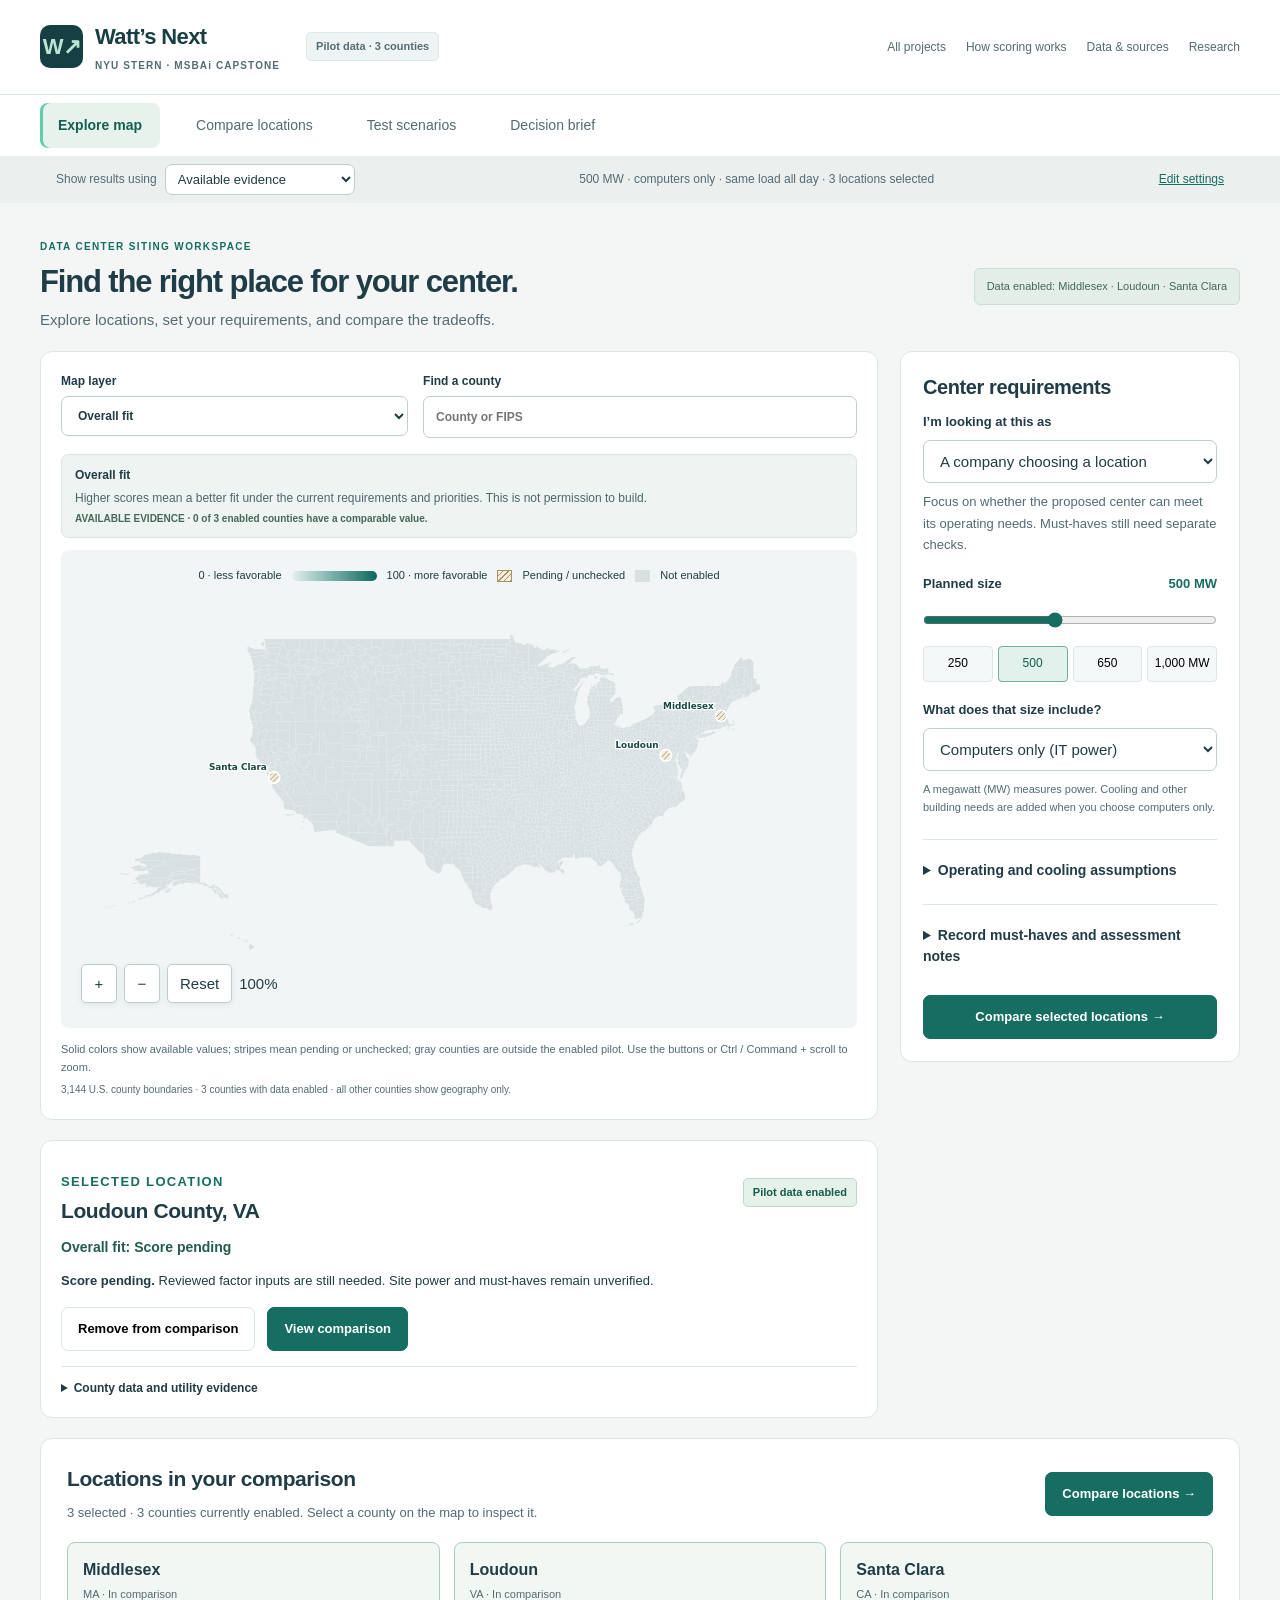
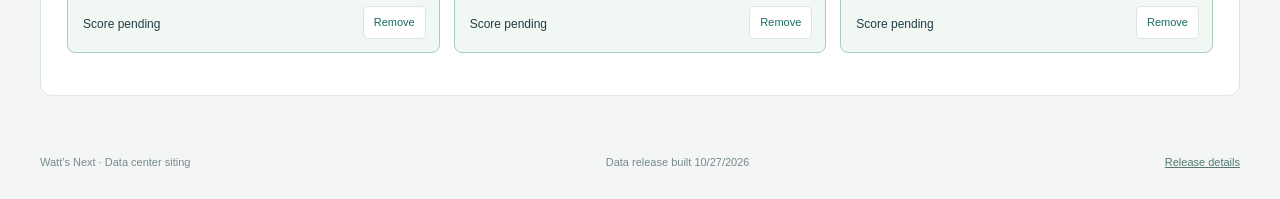
<file: watts-next/index.html>
<!doctype html>
<html lang="en"><head><meta charset="utf-8"><meta name="viewport" content="width=device-width,initial-scale=1"><meta name="description" content="Compare the same proposed data center across Loudoun, Middlesex and Santa Clara. Understand the scores, test assumptions, and inspect the evidence."><title>Watt’s Next · Data center siting</title><link rel="stylesheet" href="dashboard.css"><link rel="stylesheet" href="flow.css"></head>
<body><a class="skip" href="#main">Skip to content</a>
<header class="site-header"><a class="brand" href="#map"><span class="brand-mark">W↗</span><span>Watt’s Next<small>NYU STERN · MSBAi CAPSTONE</small></span></a><span class="tag" id="coverage-badge">Pilot data · 3 counties</span><nav class="support-nav" aria-label="Supporting information"><a href="../#watts" target="_top">All projects</a><a href="#methods" data-page="methods">How scoring works</a><a href="#evidence" data-page="evidence">Data &amp; sources</a><a href="#isne" data-page="isne">Research</a></nav></header>
<nav class="step-nav product-nav" aria-label="Siting workspace"><a href="#map" data-page="map">Explore map</a><a href="#compare" data-page="compare">Compare locations</a><a href="#test" data-page="test">Test scenarios</a><a href="#brief" data-page="brief">Decision brief</a></nav>
<div class="context-strip"><label class="inline-label" for="score-mode">Show results using<select id="score-mode"><option value="evidence">Available evidence</option><option value="assumptions">My what-if assumptions</option></select></label><span id="active-project">Loading project settings…</span><a href="#map">Edit settings</a></div>
<main id="main" tabindex="-1"><div id="loading" role="status">Loading the research release…</div><div id="error" role="alert" hidden></div><p id="context-warning" role="status" hidden></p>

<section class="page" id="map" aria-labelledby="map-title"><div class="page-heading map-heading"><div><p class="eyebrow">DATA CENTER SITING WORKSPACE</p><h1 id="map-title">Find the right place for your center.</h1><p class="subtitle">Explore locations, set your requirements, and compare the tradeoffs.</p></div><span class="scope-tag" id="enabled-county-label">Data enabled: Loudoun · Middlesex · Santa Clara</span></div><div class="siting-workspace"><div class="geography-workspace"><section id="county-map-panel" class="card map-card">
      <div class="panel-head">
        
        <div class="map-tools">
          <label>Map layer<select id="county_metric" aria-describedby="map-layer-description"></select></label>
          <label>Find a county<input id="county_search" disabled list="county_options" placeholder="County or FIPS"><datalist id="county_options"></datalist></label>
        </div>
      </div>
      <p id="county-search-message" class="fine" role="status"></p><div id="map-layer-description" class="layer-description" role="status"></div><div class="map-stage">
        
        <div class="map-navigation" aria-label="Map navigation controls">
          <button id="map_zoom_in" type="button" aria-label="Zoom map in" title="Zoom in">+</button>
          <button id="map_zoom_out" type="button" aria-label="Zoom map out" title="Zoom out">−</button>
          <button id="map_zoom_reset" type="button" aria-label="Reset map view" title="Reset map view">Reset</button>
          <output id="map_zoom_value" aria-live="polite">100%</output>
        </div>
        <div id="county_map" aria-label="United States county map"></div>
      </div>
      <p class="map-connection-note">Solid colors show available values; stripes mean pending or unchecked; gray counties are outside the enabled pilot. Use the buttons or Ctrl / Command + scroll to zoom.</p>
      <p id="county_map_status" class="map-foot" role="status">Loading the county layer…</p>
    </section><article class="card location-inspector"><div class="card-heading"><div><p class="eyebrow">SELECTED LOCATION</p><h2 id="selected-location-title">Choose a county</h2></div><span id="county-access-status" class="tag">Loading</span></div><div id="selected-layer-value" class="selected-layer-value" role="status"></div><div id="selected-siting" role="status"></div><div class="action-row location-actions"><button id="toggle-selected-county" class="button secondary" disabled>Add to comparison</button><a href="#compare" class="button primary">View comparison</a></div><details><summary>County data and utility evidence</summary><div class="two-col"><div id="county_detail"></div><div id="county-research"></div></div></details></article></div><aside class="requirements-workspace"><form class="card controls" id="scenario-form"><h2>Center requirements</h2><label for="audience">I’m looking at this as</label><select id="audience"><option value="company">A company choosing a location</option><option value="official">A local official reviewing a proposal</option></select><p id="audience-help" class="muted"></p><label for="load">Planned size <output id="load-value">500 MW</output></label><input id="load" type="range" min="100" max="1000" step="50" value="500"><div class="presets" aria-label="Load presets"><button type="button" data-load="250">250</button><button type="button" data-load="500">500</button><button type="button" data-load="650">650</button><button type="button" data-load="1000">1,000 MW</button></div><label for="basis">What does that size include?</label><select id="basis"><option value="IT">Computers only (IT power)</option><option value="facility">Whole building (total facility power)</option></select><p class="fine">A megawatt (MW) measures power. Cooling and other building needs are added when you choose computers only.</p>
<details class="advanced"><summary>Operating and cooling assumptions</summary><label for="utilization">Average use of the planned capacity <output id="util-value">85%</output></label><input id="utilization" type="range" min="0.5" max="1" step="0.05" value="0.85"><label for="pue">Building energy multiplier (PUE) <output id="pue-value">1.20</output></label><input id="pue" type="range" min="1" max="2" step="0.05" value="1.2"><p id="pue-note" class="fine">A multiplier of 1.20 adds 20% for cooling and other building needs.</p><label for="profile">When does the center run?</label><select id="profile"><option value="constant">Same load all day</option><option value="day-night">Less load overnight (60% of daytime)</option></select><p class="fine">Daytime is 8 a.m.–8 p.m. in each region. The overnight option does less total work; it is not a comparison of equal output.</p><button type="button" class="text-link" id="reset-scenario">Reset power settings</button></details>
<details class="advanced"><summary>Record must-haves and assessment notes</summary><label for="required-date">Required opening date</label><input type="date" id="required-date"><label for="required-budget">Budget limit</label><input id="required-budget" maxlength="150" placeholder="Amount and what it includes"><label for="score-scenario">Other must-haves and reasons for your assumptions</label><textarea id="score-scenario" rows="3" maxlength="5000" placeholder="For example: water limit, reliable power, network needs, or conditions for local approval."></textarea><p class="fine">These notes are recorded for review. The app does not yet check whether counties meet them or exclude a county automatically.</p></details><a class="button primary next-button" href="#compare">Compare selected locations →</a></form></aside></div><section class="card comparison-tray" aria-labelledby="selection-title"><div class="card-heading"><div><h2 id="selection-title">Locations in your comparison</h2><p class="muted" id="selection-count"></p></div><a href="#compare" class="button primary">Compare locations →</a></div><div id="map-shortlist" class="shortlist-grid"></div><p id="selection-message" class="fine" role="status"></p></section></section><section class="page" id="compare" data-map-scoring="true" hidden aria-labelledby="compare-title"><div class="page-heading"><div><p class="eyebrow">LOCATION COMPARISON</p><h1 id="compare-title">Compare your locations.</h1><p class="subtitle" id="persona-question"></p></div></div>
<div class="notice" role="status"><div><strong id="score-summary">Loading the comparison…</strong><p id="score-notice"></p></div></div><p id="score-error" role="status" aria-live="polite"></p>
<div id="county-results" class="result-grid"></div><p id="ranking-margin" class="ranking-margin" role="status"></p>
<article class="card"><div class="card-heading"><h2>What makes the difference?</h2><a href="#methods" class="text-link">How scores are calculated →</a></div><div id="effective-factor-table" class="table-scroll" tabindex="0" role="region" aria-label="Scrollable effective factor table table"></div><p class="fine">Higher scores are more favorable. Missing information stays unknown; it never counts as a good result.</p></article>
<article class="card best-match"><div><h2>Find the highest-scoring county</h2><p>Compare all three at the same size and priorities. This does not check your must-haves.</p></div><button id="score-optimize" type="button" class="button secondary">Find best match</button><p id="score-best-match" role="status">Use alongside the comparison. A higher score does not confirm the center can be built.</p></article>
<details class="card"><summary>Detailed scores, coverage and missing-data bounds</summary><div id="pilot-score-chart"></div><div id="pilot-ranked" class="table-scroll" tabindex="0" role="region" aria-label="Scrollable pilot ranked table"></div><details><summary>Show each factor’s contribution to the total</summary><div id="score-contributions" class="table-scroll" tabindex="0" role="region" aria-label="Scrollable score contributions table"></div></details><p class="fine">Bounds show the lowest and highest possible total if unknown factors range from 0 to 100. They are not probabilities or confidence intervals.</p></details>
<details class="card"><summary>Available county facts and utility relationships</summary><div id="county-facts"></div><div id="pilot-context" class="table-scroll"></div><p class="fine">Worker counts do not establish the availability of specialist staff. Utility names do not establish service or available power at a particular parcel.</p><a href="#map" class="text-link">Explore the map and county details →</a></details><div class="page-actions"><a href="#map" class="text-link">← Edit the center</a><a href="#test" class="button primary">Test changes →</a></div></section>
<section class="page" id="test" hidden aria-labelledby="test-title"><div class="page-heading"><div><p class="eyebrow">SCENARIOS &amp; TRADEOFFS</p><h1 id="test-title">What could change the result?</h1><p class="subtitle">Adjust what matters most, inspect assumptions, or explore the effect on regional electricity demand.</p></div><a href="#map" class="button secondary">Change center settings</a></div>
<article class="card"><div class="card-heading"><div><h2>What matters most?</h2><p>Try a different set of priorities without changing the center’s size.</p></div><label class="inline-label" for="weight-preset">Priorities<select id="weight-preset"><option>Balanced</option><option>Power first</option><option>Water constrained</option><option>Cost first</option><option>Equal weights</option></select></label></div><p id="test-result" role="status"></p><details><summary>Set your own priorities</summary><p class="fine">These are preference weights, not measured facts. We scale your entries to total 100%.</p><div id="score-weights" class="score-weight-grid"></div></details><a href="#compare" class="text-link">See the updated comparison →</a></article>
<details class="card"><summary>Does the winner change with different priorities?</summary><p id="score-stability"></p><div id="pilot-sensitivity" class="table-scroll"></div><p class="fine">This checks priorities, not changing demand over time or the reliability of the underlying data.</p></details>
<details class="card" id="assumption-editor"><summary>Edit your what-if factor scores</summary><p>Enter your own 0–100 assessments for all seven factors and all selected counties. No example scores are supplied.</p><button type="button" id="enable-assumptions" class="button secondary">Use my what-if assumptions</button><p class="fine">These stay separate from evidence-backed results. Use the same meaning and period for every county.</p><div id="factor-inputs" class="table-scroll"></div></details>
<details class="card"><summary>How should scores respond when the center changes?</summary><p id="score-active-scenario"></p><p id="score-reference"></p><button id="score-rebase" type="button" class="button secondary">Use current settings as the reference</button><p class="fine">Advanced what-if input: specify how many points a factor gains or loses for each additional 100 MW of peak power and 100 GWh of annual electricity. Blank means unknown. These are assumptions, not measured relationships.</p><div id="response-inputs" class="table-scroll"></div><p class="fine">The existing formula adds these adjustments to the reference score and limits the result to 0–100. The annual scoring convention uses 8,760 hours and an 80% average for day/night. Avoid counting the same effect twice. Missing responses leave changed-scenario scores pending.</p></details>
<details class="card"><summary>Explore electricity demand in the three grid regions</summary><p>These are regional observations, not county power availability. Changing settings adds the center to historical demand; it does not run a dispatch optimizer.</p><div id="scenario-kpis" class="kpis compact"></div><label class="inline-label" for="chart-region">Grid region<select id="chart-region"></select></label><div id="scenario-chart"></div><div class="legend"><span><i style="background:#bdc8cf"></i>Historical demand</span><span><i style="background:#11766e"></i>Historical demand + center</span></div><div id="scenario-table" class="table-scroll" tabindex="0" role="region" aria-label="Scrollable scenario table table"></div><details class="regional-shapes"><summary>Compare regional demand shapes and typical hours</summary><h3>How often does each demand level occur?</h3><div id="regional-overview-chart"></div><div class="legend"><span>Teal: New England</span><span>Blue: PJM</span><span>Brown: California ISO</span></div><h3>Average demand by local hour</h3><div id="hourly-demand-chart"></div><p class="fine">Hourly means from the same frozen 2025 regional records. These are regional observations, not county power availability or an outage-risk estimate. Typical-hour averages do not describe extreme-event duration or year-to-year uncertainty.</p></details><p class="fine">The highest 1% of historical hours (p99) is a reference point, not a grid capacity limit.</p><button class="button secondary" id="download-scenario">Download regional comparison</button></details><article class="card"><h2>What about changes throughout the year?</h2><p>The restored charts show demand levels and typical local hours. Seasonal variation, extreme events, future-year changes and their effect on siting scores still need the analysis tracked below.</p><a href="https://github.com/jeffsickoria/watts-next/issues/91" class="text-link" target="_blank" rel="noopener">Track the demand-variation work →</a></article><div class="page-actions"><a href="#compare" class="text-link">← Compare counties</a><a href="#brief" class="button primary">Get a summary →</a></div></section>
<section class="page" id="brief" hidden aria-labelledby="brief-title"><div class="page-heading"><div><p class="eyebrow">DECISION BRIEF</p><h1 id="brief-title">Your comparison summary.</h1><p class="subtitle">Keep the requirements, results and unanswered questions together.</p></div><button id="download-brief" type="button" class="button primary">Download readable summary</button></div><article class="card" id="brief-preview"></article><div class="card"><h2>Save or share this work</h2><div class="action-row"><button id="score-export" class="button secondary">Download scoring inputs (JSON)</button><button id="download-full" class="button secondary">Download full comparison (JSON)</button><button id="share-context" class="button secondary">Get a share link</button></div><p class="fine">The link includes power settings. What-if scores and must-have notes stay in this browser; use the downloads to share those. Only enter project information suitable for sharing.</p><p id="share-message" role="status"></p><label id="share-label" hidden>Link to this comparison<input id="share-url" readonly></label><details><summary>Reload or clear scoring assumptions</summary><label>Reload scoring inputs<input id="score-import" type="file" accept=".json,application/json"></label><button id="score-clear" class="button secondary">Clear assumed scores and assessment notes</button><p class="fine">Scoring drafts are browser-local. Clear does not remove required date, budget or audience settings.</p></details></div></section>
<section class="page" id="methods" hidden aria-labelledby="methods-title"><div class="page-heading"><div><p class="eyebrow">HOW TO READ THE RESULTS</p><h1 id="methods-title">How does a county get its score?</h1><p class="subtitle">Seven factors, one shared set of priorities, and a clear record of what is known.</p></div></div><article class="card"><h2>The basic idea</h2><ol class="method-steps"><li><strong>Use the same proposed center.</strong> Compare the same size and operating assumptions in all selected counties.</li><li><strong>Assess each factor on a 0–100 scale.</strong> Higher is more favorable. The rules for turning data into scores still need team review.</li><li><strong>Apply the priorities.</strong> A factor with a 25% weight contributes one quarter of its score to the total.</li><li><strong>Add the contributions.</strong> Rank the counties and show the gaps. A close second may still be preferred for reasons outside the model.</li></ol><p class="muted">Example of the arithmetic only: an 80/100 factor with a 25% weight contributes 20 points. This is not a county finding.</p></article><div class="two-col"><article class="card"><h2>What we compare</h2><ul class="factor-list"><li>Power supply and reliability</li><li>Water and cooling</li><li>Climate and natural hazards</li><li>Emissions and clean power</li><li>Cost and time to get power</li><li>Land, permits and community effects</li><li>Network connections</li></ul><a href="#test" class="text-link">Inspect or change the priorities →</a></article><article class="card"><h2>A score is not a permission to build</h2><p>Required power, opening date, water limits and other must-haves need separate checks. A good score cannot make up for a requirement that fails.</p><p>Those automatic checks are not connected yet. Recorded requirements and utility capacity remain unverified.</p><h3>What do the labels mean?</h3><p><strong>Available evidence:</strong> sources we have, with their review status shown. Overall scores are pending.</p><p><strong>What-if assumptions:</strong> scores entered by an analyst to explore a question. They are not accepted findings.</p></article></div><details class="card"><summary>Missing information, uncertainty and source changes</summary><p>All seven factors must be comparable across all selected counties before we show an overall score. Missing factors are not zero and their weights are not moved to other factors.</p><p>Testing different priorities tells us whether the ranking depends on preferences. It does not establish how certain the data is. Missing-data bounds are mathematical extremes, not confidence intervals.</p><p>Sources are frozen snapshots. Historical demand remains separate from forecasts and from promised power at a particular site. The website does not automatically refresh the data.</p><a href="https://github.com/jeffsickoria/watts-next/issues/84" target="_blank" rel="noopener">Scoring method task</a></details></section>
<section class="page" id="isne" hidden aria-labelledby="isne-title"><div class="page-heading"><div><p class="eyebrow">ISO NEW ENGLAND · EXPLORATORY RESEARCH</p><h1 id="isne-title">Can moving work to another time help?</h1><p class="subtitle">A separate New England experiment using a fixed 100 MW facility. It does not change the three-county ranking.</p></div><span class="tag amber">Independent review pending</span></div><div class="notice"><span class="notice-icon">i</span><div><strong>A frozen experiment, not a live optimizer.</strong><p>100 MW assumed facility capacity, 60 MW annual mean. No storage. Prices and flexibility are illustrative. Changing filters selects existing runs; it does not rerun the scenario lab.</p></div></div>
<div id="isne-kpis" class="kpis"></div><div class="two-col"><article class="card"><p class="eyebrow">SOURCE CHAIN</p><h2>Every hour has a history.</h2><ol class="chain"><li>EIA-930 hourly demand <span>2025 · native ISNE region</span></li><li>WN-11 normalized intervals <span>UTC starts · publisher flags retained</span></li><li>Replay-verified snapshot <span>No county allocation or extra time shift</span></li><li>Scheduling experiment <span>Same service bounds within each profile</span></li></ol><div id="isne-lineage" class="fine"></div></article><article class="card"><p class="eyebrow">FORECAST REALITY CHECK</p><h2>Keep the unfavorable result.</h2><div id="forecast-result"></div><p class="muted">Lower MAE is better. Matching a hindsight peak floor does not establish forecasting skill. This year was previously explored; it is not untouched validation.</p></article></div>
<article class="card"><div class="card-heading"><div><p class="eyebrow">JUL 1–DEC 30, 2025 · LOCAL TIME</p><h2>Compare five scheduling strategies</h2></div><button id="download-isne" class="button secondary">Export selected run ↓</button></div><div class="filter-row"><label for="isne-case">Sensitivity case<select id="isne-case"></select></label><label for="isne-profile">Workload shape<select id="isne-profile"></select></label></div><p id="isne-case-note" class="muted"></p><div id="isne-table" class="table-scroll"></div><p class="fine">Same evaluation window and daily energy within a profile. Bills include full modeled demand charges for partial local months. Hindsight comparators use realized demand; the causal policy assumes an eight-week history and a 24-hour publication embargo. True as-of vintages remain unverified.</p></article>
<article class="card"><h2>What the top-100 measure tells us</h2><p>It averages the facility’s added MW during the region’s 100 highest baseline-demand hours. Relief is the reduction from no intervention; a positive relief value means less added load at those hours. This differs from minimizing the single maximum combined peak.</p><p>All 32 retrospective policy schedules match a simple known-price daily scheduling rule within 0.000001 MW. Forecast information has not demonstrated additional scheduling value under these settings. The maximum-peak objective reaches the same mandatory-workload floor in every case; top-100 contributions can still differ. A maximum-peak optimizer does not optimize the top-100 mean.</p><p>Compare bills within the same shape and period. Rates and flexibility remain illustrative. Changing the campus sliders does not rerun these fixed 100 MW experiments.</p><div id="publisher-probe"></div></article><details class="card"><summary>Full-year shape experiment and limitations</summary><div id="pilot-table" class="table-scroll"></div><ul id="isne-limits" class="muted"></ul></details></section><section class="page" id="evidence" hidden aria-labelledby="evidence-title"><div class="page-heading"><div><p class="eyebrow">DATA LIBRARY</p><h1 id="evidence-title">What data are we using?</h1><p class="subtitle">See what each source is for, how we obtain and store it, and what still needs checking.</p></div><button class="button secondary" id="download-sources">Export source catalog ↓</button></div><div id="source-kpis" class="kpis"></div><article class="card"><div class="card-heading"><h2>What we actually use and how</h2><label class="inline-label" for="source-search">Filter sources<input id="source-search" type="search" placeholder="EIA, labor, FERC…"></label></div><p class="fine">Use status explains what feeds a screen or experiment. Review status explains its limitations. Files are frozen snapshots, not live API feeds; this website does not automatically refresh them. Unknown raw storage locations are stated explicitly.</p><div id="usage-table" class="table-scroll"></div><details><summary>What do candidate, conditional and accepted mean?</summary><p class="fine">Candidate: identified or acquired, with checks still needed. Conditional: checked for a limited stated use, with qualifications or acceptance outstanding. Accepted: a reviewer has accepted a specific scope. None of these labels alone establishes suitability or available site power.</p></details><details><summary>Source review register, coverage dates and fingerprints</summary><div id="source-table" class="table-scroll" tabindex="0" role="region" aria-label="Scrollable source table table"></div></details></article><details class="card"><summary>Planning forecasts and technical release details</summary><div class="two-col"><article class="card"><p class="eyebrow">NEW · FERC FORM 714</p><h2>Another definition of demand.</h2><p>FERC’s ISNE planning-area series and EIA’s BA series are correlated but differ. Their definition and time-window differences must be reviewed before combining them.</p><p class="fine">The filing’s forecast is planning-area demand, not connection headroom.</p><div id="ferc-chart"></div><div id="ferc-table" class="table-scroll"></div></article><article class="card"><p class="eyebrow">ACQUIRED PLANNING CONTEXT</p><h2>Bring the planning outlook into view.</h2><div id="planning-list"></div><p class="fine">Public document leads and acquired fingerprints. No consistent cross-region capacity metric or accepted forecast comparison is inferred.</p></article></div><article class="card"><h2>The next useful layers</h2><div class="roadmap"><div><span class="tag amber">Qualification needed</span><h3>Water and cooling</h3><p>USGS watershed context, local service evidence and representative weather stations. Preserve native geography.</p></div><div><span class="tag amber">Qualification needed</span><h3>Hazards and emissions</h3><p>FEMA event history and risk indices separately; EPA eGRID with a declared accounting method and vintage.</p></div><div><span class="tag">Access / mapping open</span><h3>Community and grid context</h3><p>ACS estimates with margins of error; reviewed county-to-utility/zone mappings; EIA subregion coverage.</p></div></div></article><details class="card"><summary>Release identity and interpretation boundaries</summary><div id="release-details"></div></details></details></section>
</main><footer><span>Watt’s Next · Data center siting</span><span id="release-date"></span><a href="release-manifest.json">Release details</a></footer><script src="compressed-data.js"></script><script src="map-layers.js"></script><script src="research-context.js"></script><script src="scenario-math.js"></script><script src="county-map.js"></script><script src="dashboard.js"></script><script src="pilot-scoring.js"></script><script src="pilot-score-ui.js"></script><script src="flow.js"></script></body></html>
</file>
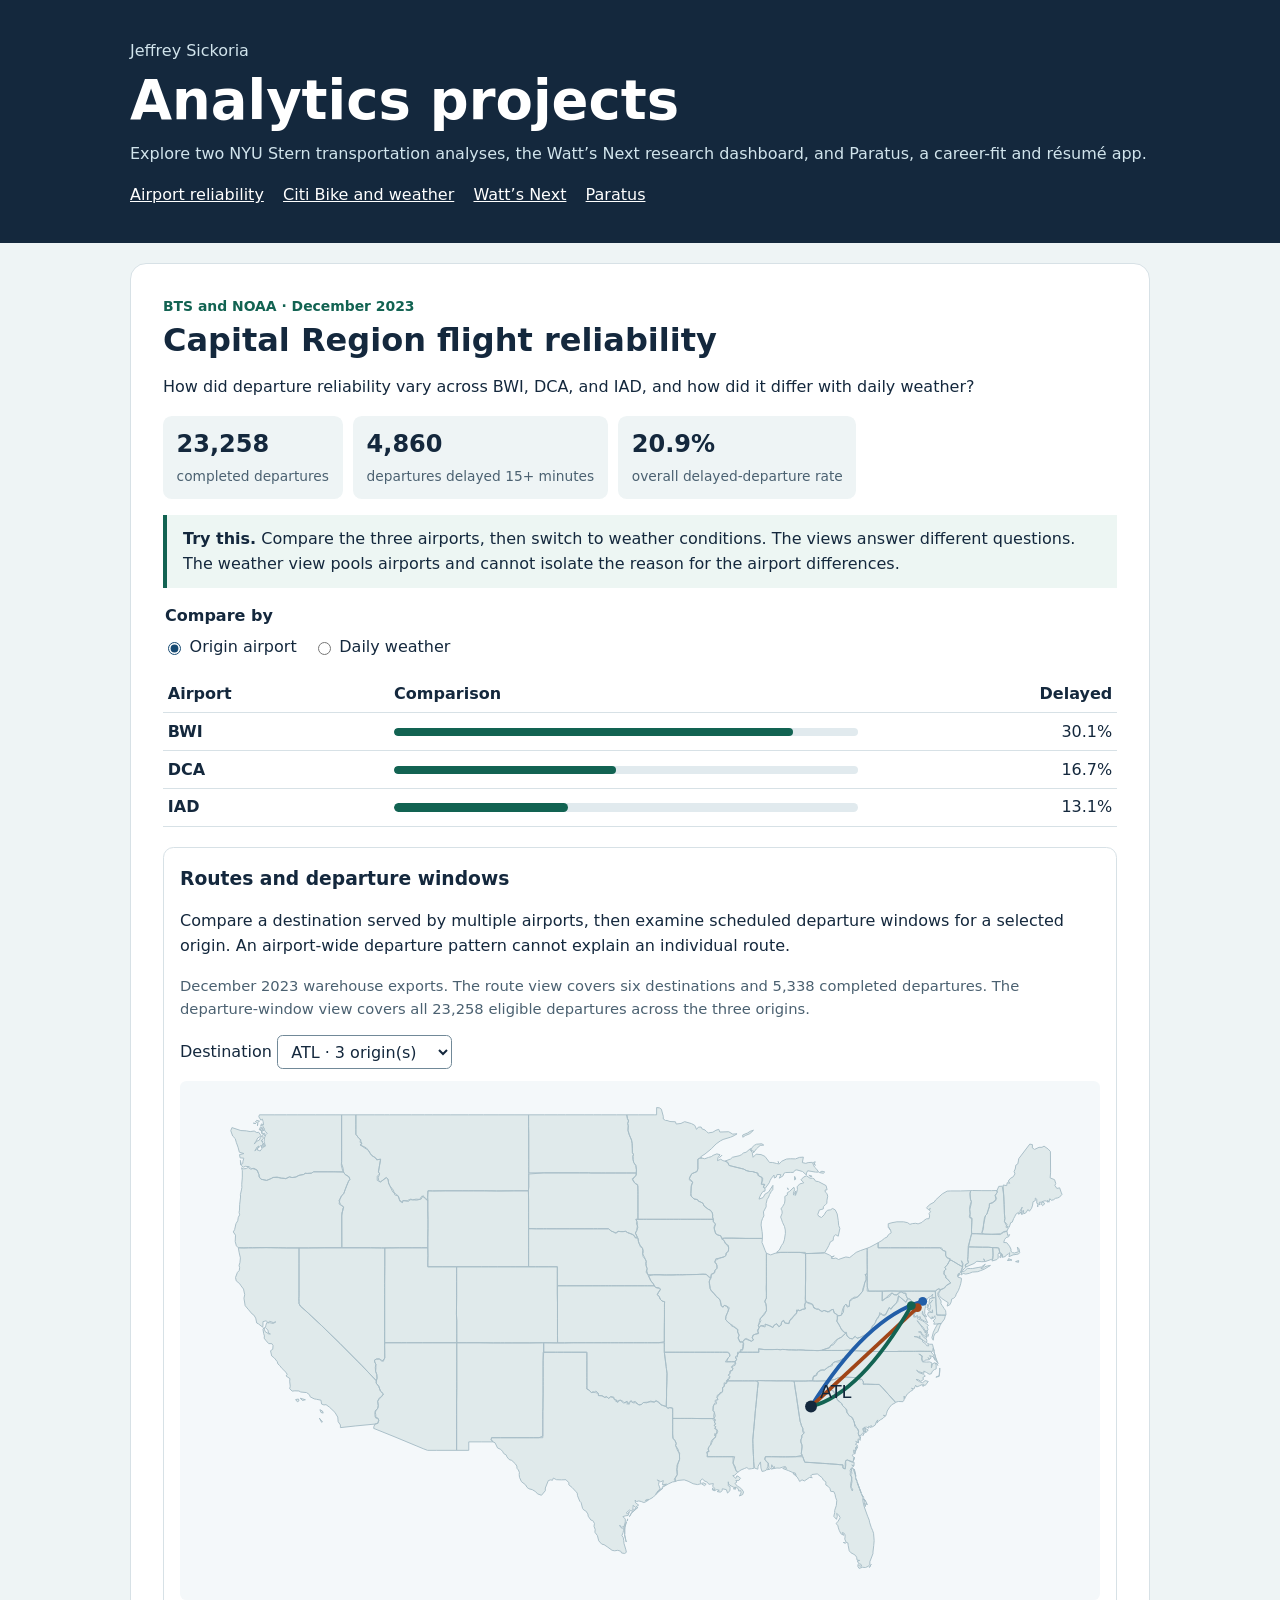
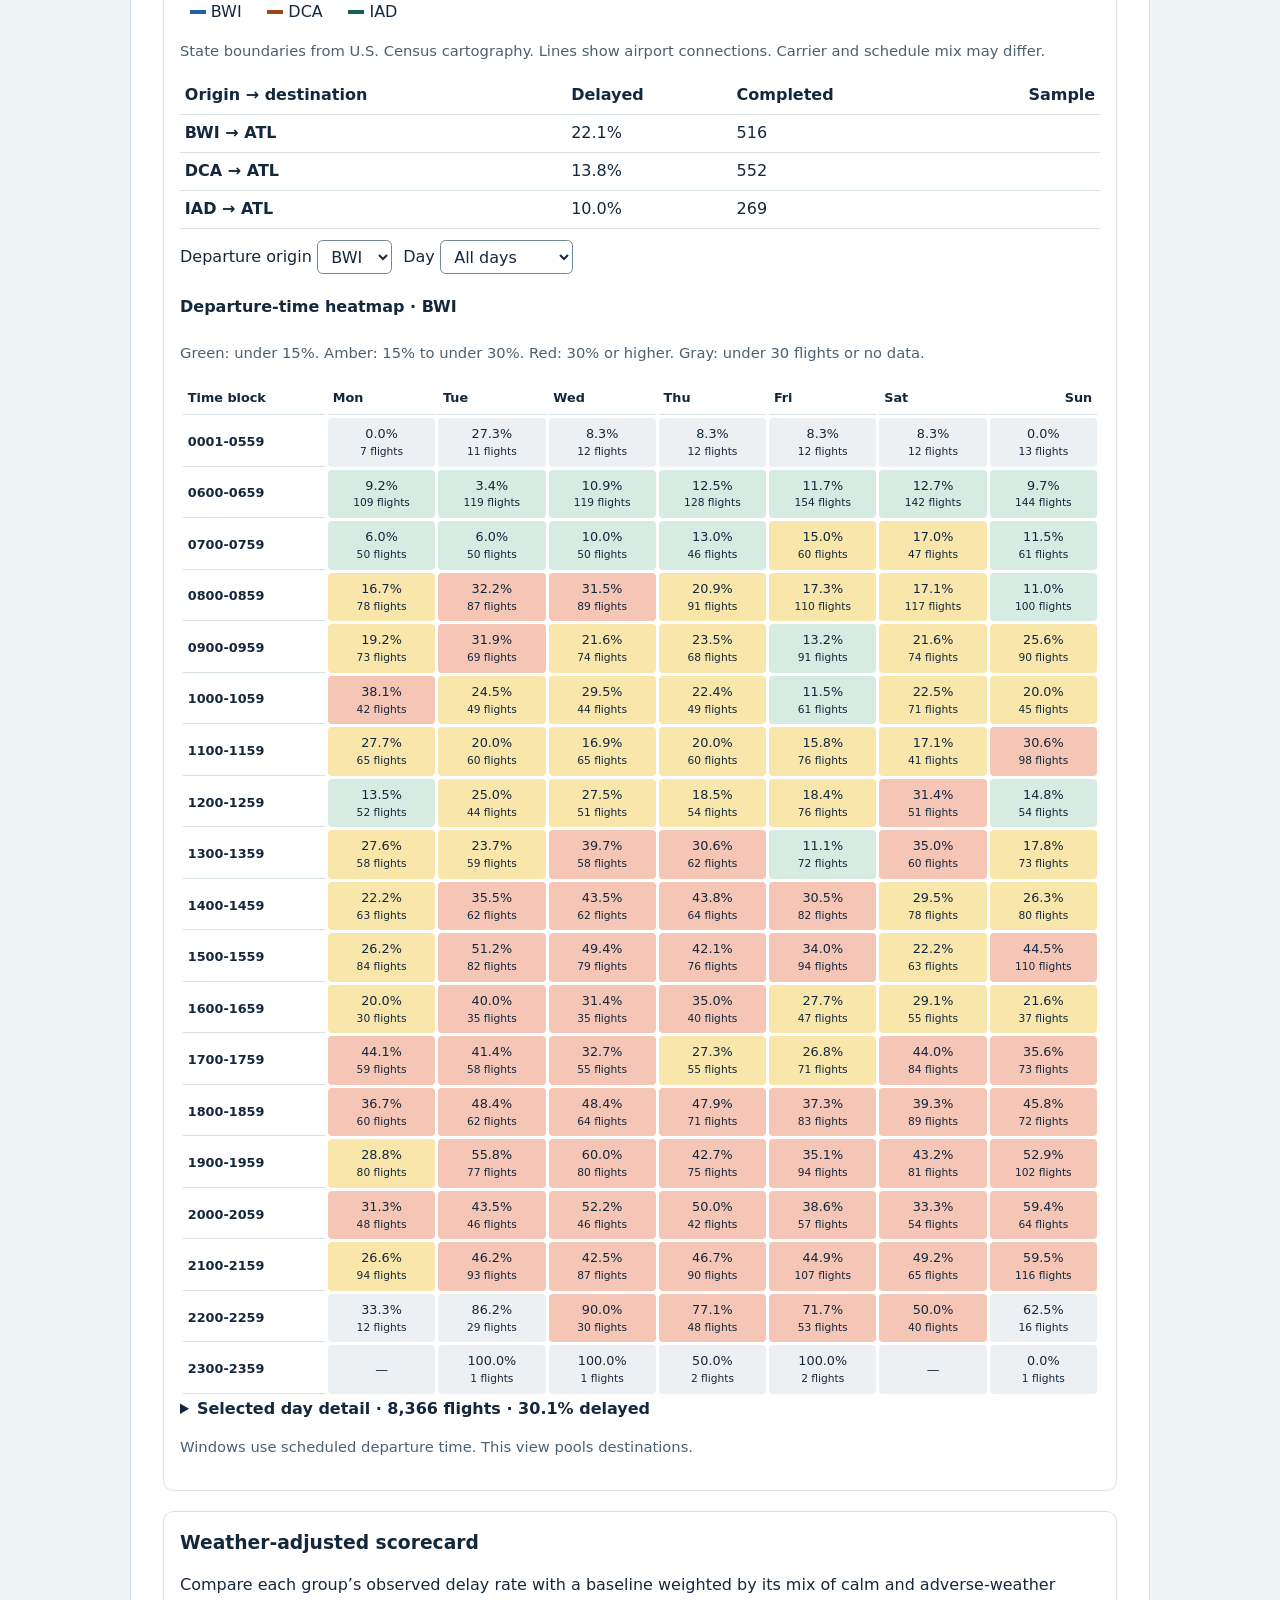
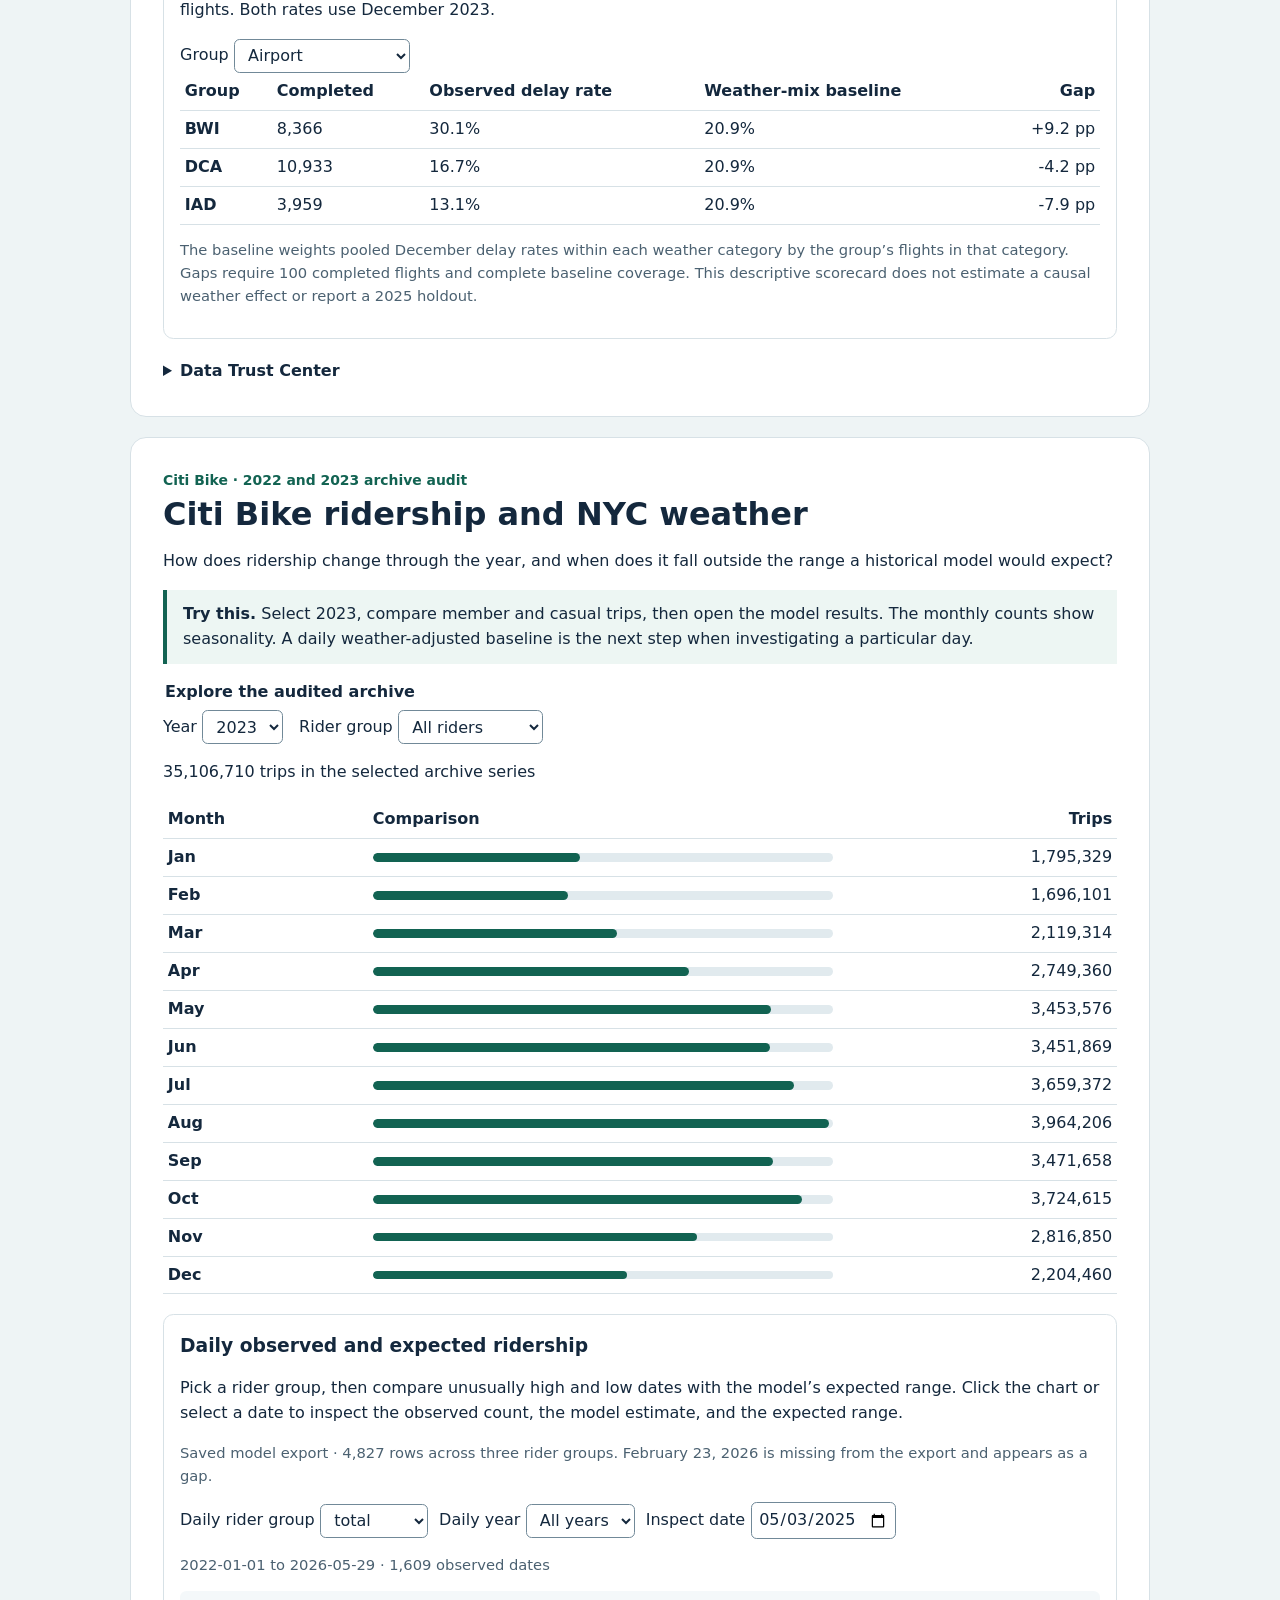
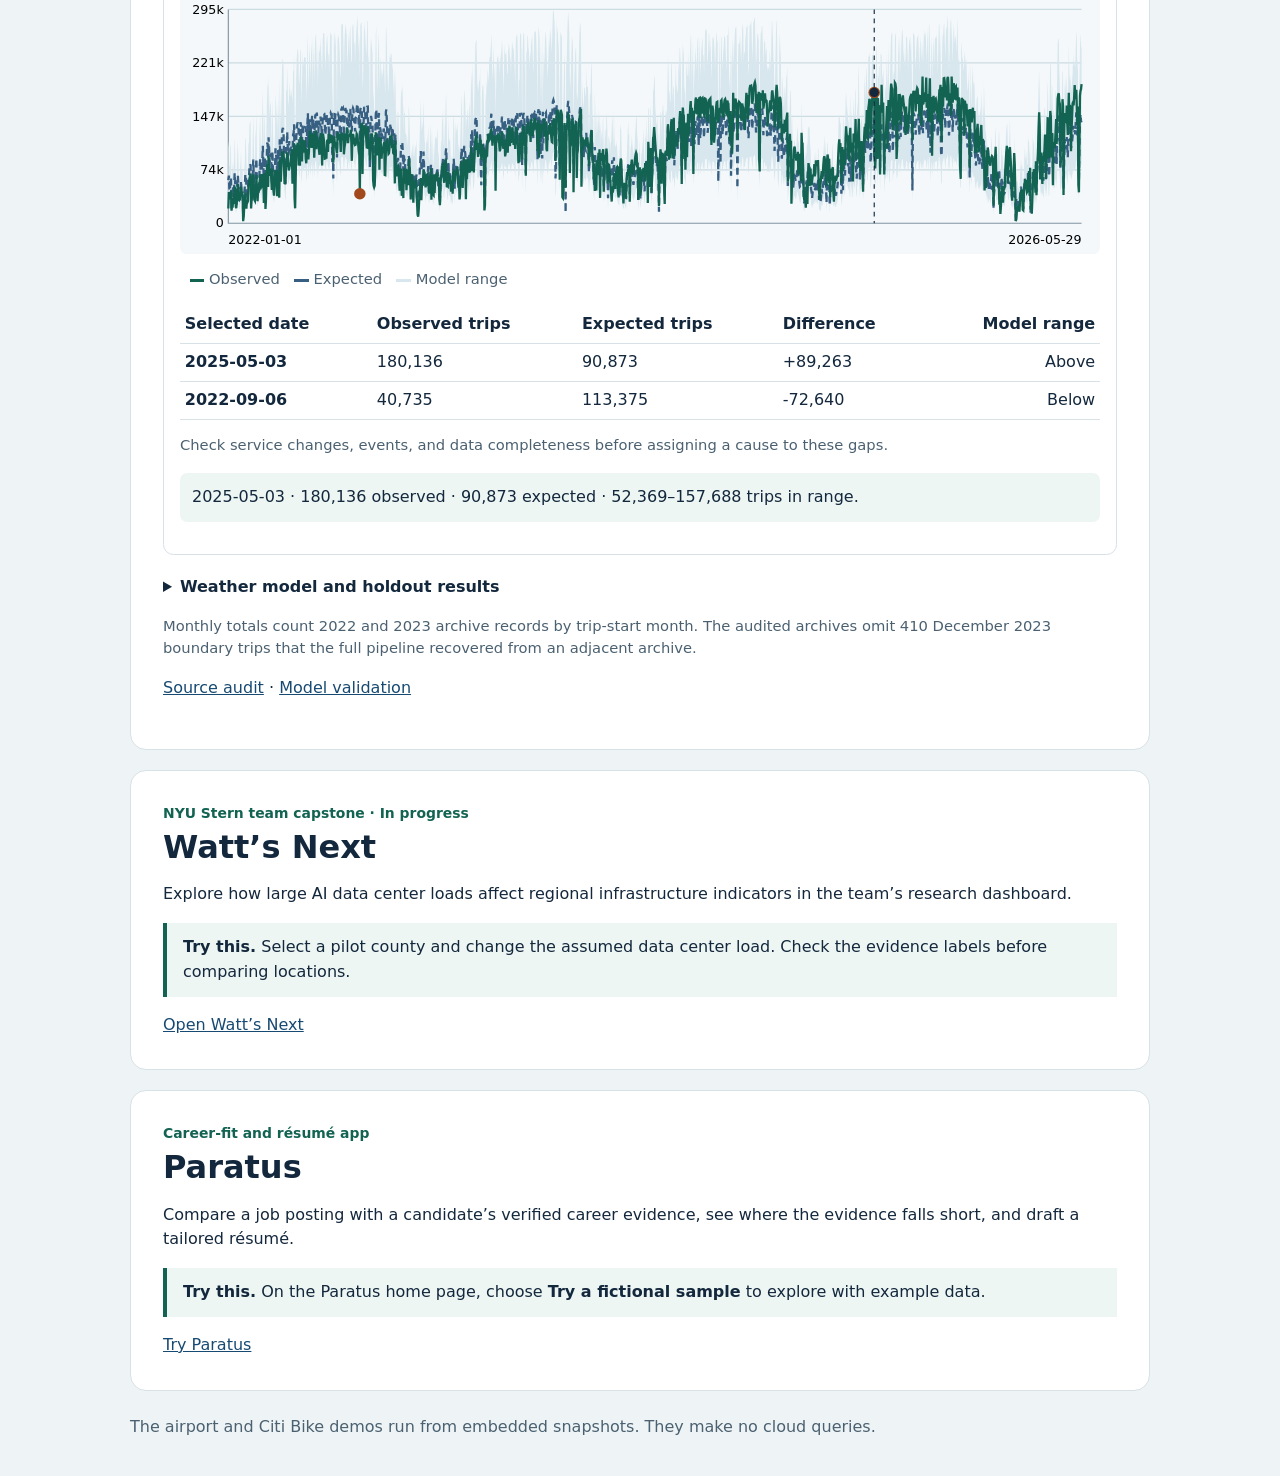
<file: docs/portfolio/index.html>
<!doctype html>
<html lang="en">
<head>
<meta charset="utf-8">
<meta name="viewport" content="width=device-width, initial-scale=1">
<title>Analytics projects | Jeffrey Sickoria</title>
<style>
:root{color-scheme:light;--ink:#14283d;--muted:#4b6171;--line:#d7e1e6;--bg:#eef4f5;--blue:#174a72;--green:#126352}
*{box-sizing:border-box}body{margin:0;background:var(--bg);color:var(--ink);font:1rem/1.55 system-ui,sans-serif}
header{background:#14283d;color:white;padding:2.2rem max(1.25rem,calc((100vw - 1020px)/2))}header p{margin:.25rem 0;color:#d1e4ec}h1{font-size:clamp(2rem,6vw,3.4rem);line-height:1.13;margin:.35rem 0 .7rem}h2{font-size:clamp(1.5rem,4vw,2rem);line-height:1.2;margin:.2rem 0}h3{margin-bottom:.45rem}
nav{display:flex;flex-wrap:wrap;gap:.45rem 1.2rem;margin-top:1rem}a{color:var(--blue)}header a{color:white}main{max-width:1060px;margin:auto;padding:1.25rem}
section{background:white;border:1px solid var(--line);border-radius:1rem;padding:clamp(1rem,4vw,2rem);margin-bottom:1.25rem}.kicker{margin:0;color:var(--green);font-size:.87rem;font-weight:700}.guide{padding:.75rem 1rem;border-left:4px solid var(--green);background:#edf6f3}.note{color:var(--muted);font-size:.92rem}
fieldset{border:0;padding:0;margin:1rem 0;display:flex;gap:1rem;flex-wrap:wrap}legend{font-weight:700;margin-bottom:.35rem}label{display:inline-flex;align-items:center;gap:.35rem}select{font:inherit;border:1px solid #718998;background:white;color:var(--ink);padding:.35rem .55rem;border-radius:.35rem}input{accent-color:var(--blue)}:focus-visible{outline:3px solid #0b6bac;outline-offset:3px}
.metrics{display:flex;flex-wrap:wrap;gap:.65rem;margin:1rem 0}.metric{min-width:9rem;background:var(--bg);padding:.65rem .85rem;border-radius:.55rem}.metric strong{display:block;font-size:1.5rem}.metric span{color:var(--muted);font-size:.86rem}
table{width:100%;border-collapse:collapse;text-align:left;font-variant-numeric:tabular-nums}th,td{padding:.38rem .3rem;border-bottom:1px solid var(--line)}td:last-child{text-align:right;white-space:nowrap}thead th:last-child{text-align:right}tbody th{font-weight:600}.bar{height:.55rem;min-width:9rem;border-radius:.3rem;background:#e1eaee;overflow:hidden}.fill{display:block;background:var(--green);height:100%;border-radius:inherit}summary{cursor:pointer;font-weight:650}footer{padding:.25rem 0 1rem;color:var(--muted)}
.panel{margin:1.25rem 0;padding:1rem;border:1px solid var(--line);border-radius:.65rem}.panel h3{margin-top:0}.chart{width:100%;height:auto;display:block;background:#f4f8fa;border-radius:.4rem}.controls{display:flex;flex-wrap:wrap;gap:.7rem;margin:.7rem 0}.scroll{overflow-x:auto}.panel input[type=file]{max-width:100%}.table-note{margin:.45rem 0}.flag{color:#7c3d0b;font-weight:650}.legend-key{display:inline-block;width:1em;height:.25em;margin-left:.6rem;vertical-align:middle}
@media(max-width:540px){.bar{min-width:3rem}.panel{padding:.6rem}}
.heatmap{min-width:660px;border-collapse:separate;border-spacing:3px;font-size:.8rem}.heatmap td,.heatmap td:last-child{text-align:center;border:0;border-radius:.25rem;white-space:nowrap}.heatmap small{display:block}.h-low{background:#d6ebe1}.h-mid{background:#f8e6ab}.h-high{background:#f5c5b5}.h-muted{background:#edf0f2}.readout{padding:.75rem;background:#edf6f3;border-radius:.45rem}.interactive-chart{cursor:crosshair}.map-key{display:flex;gap:.5rem 1rem;flex-wrap:wrap}.map-key span{white-space:nowrap}input[type=date]{font:inherit;color:var(--ink);border:1px solid #718998;border-radius:.35rem;padding:.25rem .4rem;background:white}
</style>
</head>
<body>
<header><p>Jeffrey Sickoria</p><h1>Analytics projects</h1><p>Explore two NYU Stern transportation analyses, the Watt’s Next research dashboard, and Paratus, a career-fit and résumé app.</p><nav aria-label="Projects"><a href="#airport">Airport reliability</a><a href="#bike">Citi Bike and weather</a><a href="#watts">Watt’s Next</a><a href="#paratus">Paratus</a></nav></header>
<main>
<script id="us-state-path" type="application/json">"M401.9,202.1L406.9,202.1L411.3,202.1L413.8,202.2L414.1,203.8L414.5,206.8L414.7,208.1L415.2,211.1L415.6,213.8L415.8,215.3L416.4,219.2L416.7,221.4L417.4,225.9L417.9,229.3L418.4,230.8L418.9,232.6L419.7,233.9L420.0,235.6L420.8,237.0L419.1,238.7L419.0,240.5L418.4,241.8L418.3,243.2L419.1,245.2L419.2,246.6L418.9,249.3L418.7,251.1L419.4,252.2L415.0,253.2L409.7,253.3L408.2,253.3L406.2,253.3L403.3,253.3L398.7,253.2L394.5,253.2L394.1,254.9L395.2,256.5L396.4,257.4L396.1,259.8L395.3,262.1L393.9,262.8L392.2,263.1L391.5,260.8L391.2,256.7L389.6,259.6L389.4,261.6L387.1,260.8L386.6,256.6L386.5,253.2L386.4,251.7L386.2,247.6L386.1,244.3L386.0,241.8L386.4,237.5L386.8,233.0L387.2,228.5L387.6,223.9L387.9,220.8L388.2,218.1L388.6,214.1L388.9,210.7L389.1,208.9L389.2,207.4L389.7,203.4L388.6,202.1L390.7,201.9L394.4,202.0L398.1,202.0L401.9,202.1ZM331.6,182.8L333.7,182.8L336.4,182.8L339.0,182.8L343.5,182.8L346.7,182.8L350.3,182.8L355.0,182.8L357.1,182.8L360.3,182.8L363.6,182.8L365.6,182.8L369.1,182.8L370.4,184.1L370.6,185.4L369.4,186.6L367.5,189.3L371.6,189.2L374.1,189.2L374.6,190.4L373.5,190.9L371.7,192.6L372.6,193.9L372.1,195.1L370.7,195.5L370.8,196.9L369.6,198.2L370.5,199.2L370.4,200.4L369.1,201.7L368.8,203.1L367.2,204.1L366.7,205.9L365.6,206.6L365.7,208.1L365.6,209.5L363.9,210.1L362.9,212.1L361.9,213.3L362.5,214.5L360.6,215.3L360.8,216.6L360.1,217.8L359.4,219.1L359.3,220.4L359.2,222.0L360.1,223.2L360.7,225.8L359.9,227.5L357.3,227.5L351.1,227.5L344.8,227.4L342.2,227.4L339.8,227.4L337.4,227.4L334.3,227.4L332.0,227.4L332.0,224.1L332.0,220.5L330.1,220.1L328.7,220.6L327.7,219.4L327.8,215.6L327.9,212.4L327.9,208.3L328.0,205.5L328.1,202.8L328.2,197.2L327.8,193.8L327.6,192.3L327.1,187.9L326.4,182.8L331.6,182.8ZM177.2,176.4L186.5,176.4L186.5,189.2L186.5,202.5L186.5,207.4L186.4,217.6L186.4,224.9L186.4,230.4L186.4,234.9L186.4,248.9L172.7,248.9L166.8,248.9L163.9,247.8L144.9,239.9L130.5,234.1L130.7,232.8L131.4,231.2L133.3,230.7L133.9,228.7L133.4,227.3L132.0,227.2L131.9,224.7L131.4,222.4L133.3,220.5L133.6,218.7L133.2,215.8L134.2,214.4L135.9,212.6L137.1,210.9L135.1,209.0L133.9,205.7L132.2,203.6L132.3,202.0L132.8,200.2L132.6,197.8L131.8,195.6L132.0,194.1L132.0,190.9L131.2,189.4L131.1,188.1L132.3,187.4L134.4,187.3L136.1,189.0L138.0,186.7L137.9,178.4L137.9,176.4L149.1,176.4L152.6,176.4L163.5,176.4L169.9,176.4L177.2,176.4ZM95.5,230.1L93.9,227.2L96.0,229.7ZM96.5,223.8L95.0,223.4L94.3,221.5L96.0,222.4L96.5,223.8ZM79.1,216.2L77.9,214.7L79.8,214.3L80.2,215.5ZM82.5,215.3L81.0,213.8L84.5,214.8L82.5,215.3ZM58.0,112.3L66.2,112.4L71.7,112.5L80.2,112.5L80.2,122.8L80.2,141.6L80.2,145.1L80.1,146.8L80.2,148.7L80.2,149.9L81.1,151.7L84.3,154.5L86.7,156.7L88.4,158.3L95.5,164.9L101.2,170.5L107.7,176.8L120.0,189.2L122.4,191.6L132.3,202.0L132.2,203.6L133.9,205.7L135.1,209.0L137.1,210.9L135.9,212.6L134.2,213.7L133.2,215.8L133.6,218.7L133.3,220.5L132.3,222.0L131.3,223.7L131.5,226.5L133.4,227.3L133.9,228.7L133.3,230.7L131.4,231.2L118.0,232.5L108.1,233.6L108.1,231.8L106.6,229.6L106.3,226.5L104.4,223.3L100.7,219.8L98.4,218.1L97.0,218.3L95.4,217.7L95.0,215.1L92.0,214.5L90.4,214.2L87.8,212.9L87.2,211.4L85.3,210.0L81.4,209.6L80.1,208.9L77.4,208.8L75.6,209.0L73.9,207.4L74.3,205.7L73.9,202.3L74.1,200.6L71.5,198.8L72.2,197.7L71.4,196.3L68.8,193.8L67.2,191.8L66.0,190.7L65.5,189.1L63.6,186.7L61.8,185.3L61.0,181.8L62.5,180.8L62.7,178.3L61.9,177.0L59.8,177.0L58.0,175.0L56.7,173.3L56.9,171.8L56.4,170.3L55.9,167.3L56.8,166.0L56.9,167.3L57.3,168.8L59.7,170.4L60.9,170.5L59.7,170.0L59.2,167.9L57.6,166.2L57.8,164.9L58.4,162.9L60.5,162.9L62.9,163.4L64.6,162.3L62.8,162.8L60.3,161.9L59.5,163.0L58.0,161.6L55.9,162.2L55.9,164.5L55.7,165.9L52.9,163.7L51.7,163.1L51.0,159.8L49.8,157.8L48.6,157.0L45.9,153.8L43.9,151.4L43.1,146.4L43.6,144.0L42.8,140.2L41.1,138.0L40.3,136.7L37.9,134.7L37.4,132.4L38.7,129.0L39.9,127.7L40.2,125.8L39.8,124.3L40.4,122.3L40.7,119.2L39.9,115.8L39.3,112.4L43.1,112.5L46.1,112.4L48.9,112.4L58.0,112.3ZM212.9,125.2L214.1,125.2L223.0,125.2L226.3,125.2L234.9,125.2L239.5,125.2L241.4,125.2L248.4,125.2L254.3,125.2L254.3,128.4L254.3,132.4L254.3,138.0L254.3,143.5L254.4,149.1L254.4,154.7L254.4,160.2L254.4,167.0L254.4,171.4L254.4,176.5L245.1,176.4L235.3,176.5L224.2,176.5L218.7,176.5L215.9,176.5L211.4,176.5L202.2,176.4L192.9,176.4L186.5,176.4L186.5,170.2L186.5,165.1L186.5,161.6L186.3,157.2L186.4,146.1L186.4,144.4L186.4,142.3L186.4,135.2L186.4,129.6L186.4,125.2L197.4,125.2L203.2,125.2L207.7,125.2L212.9,125.2ZM535.6,111.9L540.9,112.0L544.5,112.0L547.7,112.3L547.9,115.9L547.9,117.6L547.7,119.9L542.6,121.7L541.6,119.8L542.4,121.7L540.4,121.8L537.0,121.5L535.1,123.0L529.7,125.3L529.1,124.0L531.4,122.5L530.8,120.5L531.0,118.5L531.1,116.7L531.4,111.8L535.6,111.9ZM497.1,153.2L496.4,152.0L498.2,152.2L497.1,153.2ZM512.6,140.5L510.7,142.9L510.9,144.8L511.7,146.1L512.9,148.3L512.8,150.0L513.7,151.4L514.9,153.3L516.0,154.8L516.1,156.1L516.2,157.8L513.4,157.8L510.0,157.7L509.9,156.4L509.7,153.0L509.4,149.0L509.4,147.7L509.3,146.0L509.0,141.6L510.9,140.1L512.6,140.5ZM464.6,327.9L465.8,325.7L464.6,327.9ZM447.0,311.0L448.6,311.4L447.0,311.0ZM460.7,280.6L459.3,278.5L460.7,280.6ZM459.1,277.7L457.4,273.3L456.8,271.6L456.4,270.3L457.5,273.3L459.1,277.7ZM456.3,269.8L455.5,267.9L456.3,269.8ZM454.8,262.8L455.5,266.4L455.0,264.9L454.3,262.8L454.2,261.5L454.8,262.8ZM467.0,318.5L466.4,320.1L464.9,324.0L464.9,325.7L464.0,327.0L461.9,327.9L459.9,327.7L457.7,328.5L456.8,327.1L457.0,325.8L457.9,326.8L459.4,327.0L458.9,325.7L457.5,325.4L456.5,323.5L458.0,323.1L456.3,322.9L456.0,321.0L455.2,319.7L453.6,318.7L452.1,317.9L451.0,316.6L450.3,313.0L450.1,311.3L448.9,310.9L448.0,308.7L448.2,307.3L448.2,305.9L447.6,304.8L446.3,304.3L447.3,306.2L445.4,305.1L444.3,302.9L443.7,301.2L443.3,299.4L442.1,298.3L443.5,296.7L444.9,294.3L444.0,292.6L442.5,291.4L443.0,293.3L442.4,295.4L440.6,293.4L441.2,290.9L441.2,289.4L442.3,286.1L442.6,282.7L441.8,280.5L441.5,278.8L440.7,276.8L438.5,276.5L438.0,274.6L436.8,273.2L435.2,272.2L435.3,270.2L433.5,268.9L432.9,267.5L429.5,264.8L425.9,265.2L425.0,266.3L426.1,267.3L424.2,267.2L420.8,269.5L419.2,268.8L417.6,269.9L416.8,268.4L415.9,266.9L413.0,264.4L414.2,264.8L415.2,265.8L414.7,264.3L412.6,263.7L410.1,262.6L406.2,261.1L407.6,260.5L408.8,261.2L408.0,259.8L406.2,260.2L404.2,260.9L402.3,260.8L398.5,261.5L401.0,260.1L399.6,260.3L398.8,258.6L398.6,260.5L397.7,261.6L395.8,262.0L396.9,260.7L396.4,257.4L395.2,256.5L394.1,254.9L394.5,253.2L398.7,253.2L402.4,253.2L406.2,253.3L408.2,253.3L409.7,253.3L414.9,253.2L419.7,253.2L421.0,256.9L425.7,257.2L428.6,257.4L431.9,257.6L433.2,257.7L435.6,257.8L437.8,258.0L442.1,258.3L444.3,258.5L446.7,258.7L446.8,260.9L448.3,261.4L448.7,258.8L448.6,255.9L449.7,255.4L452.6,256.8L454.3,257.0L454.2,259.4L452.7,258.8L454.0,259.7L452.4,260.9L451.6,262.3L451.8,263.6L451.6,265.5L452.6,266.8L452.6,268.1L452.9,269.6L452.7,271.0L452.0,274.0L453.1,276.3L453.4,275.0L452.1,273.7L452.0,271.2L452.4,269.8L452.8,267.4L452.0,265.5L452.8,264.4L452.5,263.0L452.6,261.0L454.2,261.5L454.3,262.8L455.0,264.8L455.5,268.2L456.2,269.8L456.5,271.0L457.4,273.3L458.8,277.2L460.6,281.5L462.0,283.2L461.0,281.5L462.6,284.1L463.1,285.7L462.5,284.2L461.7,286.9L461.2,284.0L461.0,282.4L460.1,281.5L460.3,283.6L461.1,286.9L463.4,293.3L464.5,296.0L464.7,297.3L465.9,301.0L466.7,302.8L467.4,304.8L467.8,309.8L467.5,313.1L467.0,317.5ZM453.9,255.8L454.5,253.5L453.9,255.8ZM455.3,249.3L454.7,251.5L454.8,249.2ZM455.8,248.4L455.3,247.1L456.8,246.5L455.8,248.4ZM457.2,244.0L457.1,242.3L457.2,244.0ZM458.7,239.6L458.5,241.0L458.7,239.6ZM456.3,243.8L455.1,244.8L456.6,245.5L455.3,247.3L455.6,249.1L453.9,248.8L454.2,251.1L453.1,252.2L454.2,253.9L453.6,256.7L449.7,255.4L448.6,255.9L448.3,257.6L448.3,261.4L446.8,260.9L446.7,258.7L444.7,258.6L443.1,258.4L437.8,258.0L436.1,257.9L433.2,257.7L431.9,257.6L429.3,257.4L426.7,257.2L421.0,256.9L419.7,253.2L418.7,251.1L418.9,249.3L419.2,246.6L419.1,245.2L418.5,243.4L418.4,241.8L419.0,240.5L419.1,238.7L420.4,237.5L419.6,236.2L419.7,233.9L418.9,232.6L418.4,230.8L417.9,229.3L417.4,226.2L416.8,222.1L416.4,219.2L415.9,216.1L415.6,213.8L415.2,211.1L414.7,208.1L414.5,206.8L414.1,203.8L413.8,202.2L415.1,202.2L417.1,202.2L419.9,202.2L421.5,202.2L423.4,202.1L426.3,202.1L428.1,202.2L430.0,202.2L433.8,202.1L438.0,202.0L436.8,203.6L435.7,205.6L438.1,207.9L439.2,208.6L440.4,208.9L441.3,211.1L443.0,214.6L445.9,217.3L446.5,218.7L447.7,220.0L448.7,220.8L449.4,223.2L450.2,224.4L451.1,225.6L452.5,226.4L454.4,229.7L454.7,232.8L456.7,234.5L457.3,236.1L457.1,237.5L457.4,238.9L458.1,240.0L458.5,242.1L457.0,241.2L457.0,243.9L455.4,242.8L456.3,243.8ZM359.4,93.2L359.4,94.9L360.9,96.3L359.8,98.6L361.0,102.9L362.5,103.8L364.4,104.3L365.0,105.9L366.6,107.5L367.4,109.5L369.6,110.8L369.7,113.3L369.5,114.8L368.1,115.9L367.9,117.6L366.7,118.5L363.6,119.4L361.1,119.8L360.4,122.1L361.6,123.1L361.9,126.2L360.6,127.5L360.4,129.1L358.1,130.2L357.9,133.0L354.6,130.3L352.4,130.2L350.1,130.3L348.4,130.4L345.6,130.4L341.2,130.5L338.5,130.6L336.7,130.6L334.6,130.6L332.2,130.7L330.2,130.7L327.8,130.7L326.3,130.7L323.5,130.6L320.8,130.6L319.1,130.6L315.3,130.5L314.1,128.8L314.8,126.5L314.2,124.5L314.2,123.2L314.2,121.5L313.6,120.2L313.0,118.7L311.8,116.5L312.4,114.9L311.7,112.7L310.3,111.8L309.5,109.7L308.9,108.0L308.7,106.1L306.9,102.5L307.8,100.8L308.0,99.0L308.4,96.9L307.9,94.6L307.2,93.2L308.6,93.2L312.5,93.2L314.3,93.2L318.3,93.2L323.5,93.2L328.1,93.2L330.0,93.2L332.7,93.2L335.8,93.2L337.3,93.2L341.6,93.2L346.4,93.2L351.0,93.2L354.4,93.2L359.4,93.2ZM118.5,22.8L118.5,29.2L118.5,32.8L118.5,35.9L120.6,38.7L121.7,39.5L122.0,40.8L122.6,42.3L121.3,43.0L123.3,43.9L125.6,45.1L126.9,46.7L128.2,48.8L129.2,50.2L131.8,51.8L132.6,53.1L135.2,52.7L133.7,61.3L134.6,62.6L132.9,64.1L132.9,66.9L135.0,68.1L139.0,65.1L140.2,66.2L140.6,68.8L141.4,70.6L143.8,73.6L144.8,76.8L147.1,77.5L148.0,80.1L149.9,82.0L150.2,80.6L153.2,80.7L154.3,80.0L156.8,80.1L159.1,79.6L161.5,79.8L162.9,77.7L165.4,78.8L167.0,80.7L167.0,87.0L167.1,93.2L167.1,95.6L167.1,99.3L167.0,105.8L167.0,112.4L162.6,112.4L156.7,112.4L148.1,112.4L138.0,112.5L135.7,112.5L128.3,112.4L121.3,112.4L109.1,112.4L109.0,90.9L109.0,88.8L109.9,87.0L110.3,84.9L108.2,83.2L107.1,80.6L108.9,77.3L110.3,76.0L111.4,73.0L112.3,70.6L113.6,67.5L114.5,66.3L113.8,64.5L111.3,63.0L110.1,61.3L109.5,60.0L108.7,56.7L108.9,54.3L108.9,46.8L108.9,45.1L108.9,43.7L108.9,35.9L108.9,24.8L108.9,22.8L118.5,22.8ZM367.1,105.9L371.9,105.9L377.0,106.0L381.5,106.1L383.1,106.1L387.6,106.1L392.5,106.1L392.2,108.8L392.9,110.5L394.4,114.4L395.2,116.1L395.2,119.2L395.2,121.4L395.2,123.1L395.2,125.1L395.2,128.6L395.2,131.7L395.2,136.1L395.1,139.5L395.2,143.0L395.2,144.7L395.2,146.4L394.5,147.5L394.2,148.8L394.8,150.1L395.2,152.0L395.2,154.8L394.0,156.3L393.1,157.5L390.9,160.6L389.7,165.0L390.3,166.2L389.1,167.9L390.0,169.9L387.9,170.6L386.6,171.0L385.6,173.1L386.5,174.5L385.1,175.4L381.6,173.5L379.3,175.6L377.8,176.3L376.1,173.2L376.8,171.3L375.8,169.2L375.9,167.5L374.4,166.8L372.7,164.8L371.2,164.1L369.2,162.5L367.7,160.7L367.9,158.6L368.6,156.9L369.4,155.1L369.6,153.7L368.5,151.8L366.8,151.2L366.0,152.4L364.8,151.6L364.2,147.9L362.1,145.7L359.8,143.1L358.5,142.0L357.3,140.0L357.3,138.7L356.6,135.4L357.4,133.2L358.1,130.2L359.7,129.8L360.6,127.5L361.9,126.2L362.0,124.3L360.4,122.1L360.8,120.9L363.6,119.4L366.7,118.5L367.9,117.6L368.1,115.9L369.5,114.8L369.7,113.3L369.7,112.0L368.1,109.9L366.6,107.5L365.0,106.4L367.1,105.9ZM412.1,115.5L416.9,115.5L421.4,115.5L421.6,118.4L421.6,119.8L421.6,121.7L421.6,125.3L421.6,128.7L421.6,130.7L421.6,133.5L421.5,137.9L421.5,141.5L421.5,143.5L421.4,146.9L421.4,149.5L421.0,152.1L421.5,153.5L419.5,153.9L417.7,154.8L416.5,154.2L415.6,156.1L413.8,157.9L412.5,160.2L411.0,161.3L410.5,163.5L407.5,163.0L406.8,161.3L405.5,162.1L405.1,164.5L403.6,165.6L402.1,163.6L400.5,164.5L399.6,166.1L397.7,165.2L395.9,164.4L394.5,163.9L394.3,165.8L391.3,164.9L390.3,166.2L389.7,165.0L391.5,161.5L390.7,160.3L393.1,158.3L394.0,157.1L395.2,154.8L395.2,152.7L394.8,150.1L394.1,148.8L394.5,147.5L395.2,146.4L395.2,144.7L395.2,143.0L395.1,139.5L395.2,136.1L395.2,131.9L395.2,128.6L395.2,125.1L395.2,123.1L395.2,121.4L395.2,119.2L395.2,116.1L398.1,117.2L401.0,116.1L404.9,115.5L407.8,115.5L409.4,115.5L412.1,115.5ZM260.5,138.0L266.9,138.0L272.3,138.0L277.8,138.0L282.2,138.0L286.6,138.0L288.7,138.0L290.9,138.0L294.3,138.0L299.7,138.0L304.1,138.0L308.5,138.0L310.7,138.0L312.9,138.0L315.0,138.0L319.4,138.0L320.7,139.2L322.3,139.7L323.9,140.3L322.2,142.8L321.7,144.0L323.0,145.4L323.7,147.1L324.9,148.3L326.6,148.8L326.5,150.2L326.5,152.8L326.5,154.1L326.5,157.5L326.5,162.8L326.4,167.8L326.4,171.7L326.4,175.7L322.6,176.4L318.7,176.4L315.1,176.4L313.3,176.4L307.9,176.4L305.7,176.4L301.9,176.4L298.8,176.4L295.5,176.4L292.5,176.4L290.2,176.4L288.3,176.4L283.9,176.4L279.5,176.4L274.2,176.4L268.1,176.4L265.0,176.4L259.1,176.5L254.5,176.5L254.4,171.4L254.4,168.2L254.4,160.2L254.4,155.7L254.4,150.2L254.3,143.5L254.3,138.0L260.5,138.0ZM423.4,149.9L426.3,150.5L427.1,152.4L428.9,153.7L430.3,153.8L432.3,155.4L434.0,154.6L436.5,155.7L438.8,154.3L440.2,153.9L440.9,156.3L442.3,157.1L443.0,158.2L443.0,160.4L442.6,161.8L444.2,164.1L444.8,165.5L445.6,166.9L447.6,169.3L449.1,169.5L445.8,172.6L443.4,173.8L441.9,174.8L440.4,176.7L438.4,178.3L437.8,179.7L434.6,180.7L432.5,181.5L430.1,181.7L427.2,181.6L421.9,181.5L419.9,181.3L417.0,181.2L415.5,181.3L412.0,181.2L410.3,181.2L408.0,181.0L406.0,180.9L404.6,181.1L402.6,180.9L399.7,181.0L397.0,181.0L394.1,181.0L389.9,180.5L390.1,182.8L385.9,182.8L382.7,182.8L377.5,182.8L377.7,181.1L379.2,180.9L379.7,179.2L379.9,177.1L379.3,175.6L380.7,173.7L385.1,175.4L386.5,174.5L385.6,173.1L386.0,171.4L387.9,170.6L389.8,170.3L389.3,169.0L390.3,166.2L391.3,164.9L393.5,164.9L394.5,163.9L395.9,164.4L397.4,164.9L399.6,166.1L400.5,164.5L402.1,163.6L403.6,165.6L405.1,164.5L405.2,163.0L406.8,161.3L407.5,163.0L410.0,163.6L411.0,161.3L412.0,159.9L413.5,158.7L415.5,156.9L415.5,154.3L417.7,154.8L419.5,153.9L421.5,153.5L421.0,152.1L420.9,150.4L422.1,148.9L423.4,149.9ZM360.2,276.1L358.8,275.6L358.9,274.2L360.2,276.1ZM374.4,275.1L372.9,274.8L374.6,274.0ZM353.5,272.7L351.5,271.5L352.5,270.7L354.6,271.7L353.5,272.7ZM376.8,266.8L377.7,267.7L376.6,269.2L374.6,269.2L375.3,270.3L374.0,271.2L375.7,273.1L377.0,273.8L378.5,275.0L379.8,276.9L379.2,278.7L377.0,279.7L378.1,277.6L377.9,276.0L376.6,276.4L376.1,274.7L375.0,273.8L373.3,273.9L371.4,272.9L369.6,271.6L369.5,270.1L369.6,271.5L369.4,272.7L370.7,273.3L370.7,274.7L370.6,276.1L369.0,277.7L368.2,275.4L365.5,274.8L365.3,276.1L364.3,277.1L362.0,276.7L363.4,275.8L361.7,275.4L360.3,276.0L360.3,274.5L359.0,273.1L359.4,271.3L356.4,271.8L355.4,270.4L353.2,269.4L352.1,268.1L350.5,269.5L351.2,271.4L348.7,272.0L345.8,271.4L342.4,269.7L339.8,268.8L335.5,269.2L333.9,269.9L333.1,268.4L335.1,265.3L335.2,262.9L334.9,260.9L334.9,259.1L336.7,254.9L336.6,253.1L336.7,250.8L335.4,249.3L334.0,245.7L334.4,244.2L333.6,242.4L332.2,240.7L332.0,237.9L332.0,235.4L332.0,231.5L332.0,229.1L332.0,227.4L334.2,227.4L337.0,227.4L339.8,227.4L342.2,227.4L344.8,227.4L351.1,227.5L357.0,227.5L358.9,227.5L359.8,228.9L360.6,227.8L360.1,229.8L360.9,231.1L360.0,232.2L361.1,233.0L360.4,234.2L361.8,234.9L362.4,236.1L361.6,237.9L360.3,237.7L361.0,238.8L360.8,240.2L359.7,240.9L359.1,242.1L358.4,243.6L357.6,245.3L356.5,246.4L355.9,248.0L356.5,249.7L355.1,250.0L355.4,251.7L355.3,253.2L359.8,253.2L363.2,253.2L365.7,253.2L367.8,253.2L372.8,253.2L372.7,257.5L373.4,259.4L374.6,262.3L375.8,263.7L373.8,265.7L372.5,266.0L374.6,267.8L375.3,266.1L376.8,266.8ZM565.1,122.2L563.1,121.7L565.2,121.0ZM557.7,121.3L558.4,119.7L560.7,120.7L558.0,120.9ZM561.4,117.2L558.7,118.4L559.2,115.7L558.3,116.5L557.0,117.2L556.2,118.3L554.3,118.8L554.2,116.8L552.4,115.3L551.8,112.6L547.7,112.3L544.8,112.0L540.9,112.0L536.0,111.9L531.4,111.8L532.7,105.9L533.5,102.9L535.9,102.9L541.3,103.1L543.1,103.2L546.5,103.3L552.7,103.5L554.9,102.1L557.3,101.2L557.8,104.1L559.1,103.5L558.4,105.0L556.7,105.5L555.7,106.9L555.1,108.8L557.2,109.0L559.0,111.3L560.0,113.3L560.0,114.8L561.1,115.7L562.4,115.9L565.0,115.1L564.3,111.9L565.4,113.1L565.9,115.6L565.1,116.6L561.4,117.2ZM503.4,152.9L504.0,150.3L504.6,151.8L503.4,152.9ZM515.7,158.5L515.2,160.4L513.0,163.4L510.7,163.7L508.0,163.9L508.4,162.7L507.6,161.7L509.0,160.2L508.7,158.2L507.4,160.2L506.9,158.8L506.6,160.4L505.4,159.5L503.8,157.5L504.4,155.7L507.2,156.1L507.1,154.2L506.7,156.2L503.7,153.9L504.4,152.8L505.3,154.0L505.9,151.8L505.2,150.2L507.2,147.7L505.8,149.4L504.7,150.1L505.2,146.7L508.6,146.0L506.6,145.9L507.3,143.6L506.0,145.2L504.2,146.1L503.1,147.9L501.9,147.7L502.9,149.6L502.5,151.9L502.2,153.2L501.9,154.5L501.9,156.8L503.2,159.0L500.8,157.6L500.4,155.2L500.2,156.7L502.3,159.5L503.9,162.9L501.9,161.9L499.2,160.4L498.6,158.6L498.9,160.2L497.5,159.2L496.9,157.9L495.3,159.0L494.7,157.5L496.5,154.8L497.1,153.2L498.2,152.2L497.3,151.2L494.1,150.1L492.8,149.8L492.8,147.9L491.8,146.9L490.3,146.7L489.3,144.5L489.2,143.1L487.4,142.9L485.9,141.9L485.0,142.9L483.1,144.2L481.2,144.0L479.8,142.8L478.2,145.2L475.3,146.6L473.2,148.2L473.3,141.6L478.6,141.5L483.9,141.6L486.6,141.6L492.7,141.6L495.2,141.6L497.3,141.6L499.4,141.6L501.5,141.6L504.7,141.6L509.0,141.6L509.3,146.0L509.4,147.7L509.4,149.0L509.7,153.0L509.8,155.5L510.0,157.7L513.4,157.8L515.9,157.8ZM578.0,84.9L578.1,83.2L578.0,84.9ZM581.3,84.0L580.4,82.8L581.1,81.4L582.9,82.6L581.3,84.0ZM567.5,89.8L567.1,86.5L567.6,85.0L566.0,87.8L567.4,90.1L566.4,88.2L565.3,89.9L565.0,88.6L563.3,89.8L562.5,91.5L561.8,92.7L560.9,95.1L559.8,95.5L558.8,98.6L557.2,97.9L555.6,94.7L555.9,92.7L555.6,89.5L555.4,83.2L555.1,76.8L554.7,70.1L557.1,70.5L557.5,68.5L559.2,68.9L558.2,67.4L559.8,65.5L561.5,64.6L562.7,62.6L562.1,60.9L562.9,59.3L563.3,56.7L564.6,55.9L565.0,53.9L565.2,52.4L572.7,42.5L574.5,42.9L574.4,45.1L575.9,46.1L578.9,44.7L580.9,44.7L582.3,43.9L585.1,45.9L586.6,47.5L586.7,61.9L586.4,65.3L589.4,66.5L590.2,69.1L589.6,70.3L590.9,72.4L592.8,72.0L593.8,74.9L594.4,76.4L592.7,78.3L591.5,78.8L589.9,79.1L588.8,80.0L587.2,80.4L586.2,79.3L585.6,81.7L584.7,80.4L584.9,81.7L583.7,80.8L582.4,80.8L580.4,81.7L579.1,81.7L579.6,83.5L577.4,82.4L577.4,79.7L576.4,78.9L576.4,80.6L574.9,81.4L574.6,83.6L573.9,85.8L572.4,87.8L571.5,86.6L569.9,89.0L568.6,89.5L568.4,87.1L567.4,88.2L567.5,89.8ZM409.9,73.3L409.4,72.0L409.9,73.3ZM414.2,66.7L414.2,64.3L415.0,66.1ZM422.3,63.9L424.7,65.6L426.2,65.5L427.4,66.0L428.3,67.5L430.3,67.8L435.4,70.5L436.1,73.3L434.7,73.5L434.9,74.9L436.0,75.8L436.5,77.7L436.0,80.3L435.9,82.5L434.9,83.4L433.6,84.7L433.5,86.2L430.9,86.9L429.8,89.9L430.4,91.1L432.3,92.0L434.1,90.2L435.4,88.0L436.5,87.1L438.4,86.8L439.8,85.9L441.6,86.9L442.9,89.6L443.6,94.0L443.9,97.4L444.7,99.4L443.6,104.6L441.9,103.6L440.9,104.3L440.3,105.7L440.2,107.4L438.3,108.4L437.2,111.0L436.0,113.2L434.4,115.8L431.7,115.9L425.9,116.2L421.6,116.3L417.8,115.5L413.3,115.5L409.4,115.5L407.8,115.5L404.9,115.5L402.0,115.5L403.9,113.9L405.4,110.8L406.5,109.3L407.3,107.0L408.0,102.6L407.9,100.4L407.4,98.1L406.1,95.4L405.5,93.6L404.8,91.7L405.8,89.1L405.7,87.5L405.0,86.2L406.2,84.5L407.4,82.4L407.7,80.2L407.6,77.8L409.3,76.8L409.3,75.3L410.8,74.4L413.7,71.6L414.2,73.2L413.4,75.6L413.5,76.9L414.2,75.3L415.1,74.1L414.6,77.2L415.4,75.8L416.1,73.1L415.9,71.3L417.6,69.4L420.4,68.6L418.5,66.6L420.3,64.7L422.3,63.9ZM425.3,64.8L423.8,63.5L425.9,64.1ZM433.6,62.2L430.9,61.7L432.6,60.8L434.5,61.3L433.6,62.2ZM428.2,56.9L426.8,54.9L428.1,54.4L427.5,55.9ZM403.5,55.4L403.1,54.2L403.5,55.4ZM384.5,45.5L384.6,46.8L385.6,48.1L386.2,51.4L388.3,49.3L390.2,49.5L391.6,49.6L394.2,50.8L397.3,54.9L399.2,54.9L402.1,55.6L403.8,55.9L405.5,54.1L408.7,52.6L411.3,52.4L414.8,52.5L417.4,51.5L420.1,51.3L419.4,55.0L421.7,55.5L423.3,55.0L426.1,54.8L427.6,58.0L429.1,59.5L430.4,61.4L428.3,61.4L423.0,60.5L422.2,62.0L422.1,63.3L419.5,61.0L415.7,59.9L414.4,60.2L413.4,61.6L411.3,61.6L408.1,61.7L407.0,62.2L406.4,63.9L403.9,65.5L404.9,63.1L402.4,63.0L401.8,64.8L400.6,65.4L400.3,63.4L398.6,65.5L397.7,67.0L397.1,68.6L394.4,72.3L393.1,71.5L394.0,69.7L391.7,69.5L392.6,67.6L392.7,65.4L390.0,64.0L389.5,62.2L385.7,61.0L384.0,61.0L381.5,60.3L380.0,59.4L371.9,57.4L370.0,56.9L369.1,54.8L367.2,54.0L371.0,52.6L372.3,51.4L376.8,50.4L378.5,49.6L379.7,48.5L381.5,48.0L384.5,45.5ZM392.1,42.3L393.4,43.2L391.0,43.4L388.4,45.8L386.4,48.5L386.4,47.2L384.6,46.8L385.6,44.7L387.0,43.4L388.5,42.6L392.1,42.3ZM384.3,33.9L386.5,33.2L384.0,35.5L380.9,36.8L379.3,37.9L379.2,36.4L382.6,35.0L384.3,33.9ZM328.2,26.6L330.2,27.3L333.9,27.5L334.4,29.0L337.6,28.6L340.1,27.4L344.7,28.7L346.9,29.9L348.1,32.6L349.3,31.1L351.2,31.0L351.7,32.2L353.8,33.0L354.9,34.1L356.0,35.0L359.1,34.5L361.2,33.2L363.1,32.6L363.8,34.4L369.8,34.2L372.5,35.8L375.4,35.6L373.5,36.8L371.0,37.9L366.0,39.4L364.1,40.4L361.3,42.4L358.1,45.7L353.8,49.2L350.9,51.1L351.6,52.1L350.2,52.0L349.0,52.7L349.0,55.9L349.0,59.2L348.4,61.0L344.9,62.5L343.6,64.7L343.2,66.6L345.5,68.2L344.6,70.2L344.3,75.8L344.0,77.2L346.4,79.5L348.7,79.9L349.4,81.0L351.0,81.6L352.5,82.5L353.2,84.3L356.1,86.5L357.4,87.0L358.7,88.8L359.0,90.3L358.9,91.7L359.4,93.2L355.6,93.2L351.0,93.2L347.5,93.2L341.8,93.2L337.3,93.2L335.8,93.2L332.7,93.2L330.0,93.2L328.1,93.2L324.1,93.2L318.9,93.2L314.3,93.2L312.5,93.2L308.6,93.2L308.6,88.7L308.6,84.3L308.6,79.8L308.6,76.5L308.6,74.3L308.6,70.6L306.4,68.7L304.9,66.5L306.5,64.6L307.4,63.4L307.5,62.0L307.6,59.9L307.2,57.0L305.8,55.0L305.4,53.1L305.2,50.7L305.6,49.5L304.9,48.3L304.8,46.5L304.7,42.0L304.3,39.8L302.8,36.3L301.9,33.4L302.1,30.2L301.7,28.6L302.3,26.9L301.5,25.2L301.1,22.8L309.1,22.8L319.6,22.8L321.2,22.8L321.2,17.9L323.1,18.1L324.4,19.0L325.7,23.8L325.7,25.6L327.2,26.6ZM354.6,130.3L357.4,133.2L356.7,134.8L356.8,137.7L357.3,140.0L357.9,141.1L359.8,143.1L361.2,145.1L363.7,147.0L364.8,151.6L366.0,152.4L366.8,151.2L368.5,151.8L370.2,152.8L369.4,155.1L368.7,156.8L367.9,158.6L367.7,160.7L368.8,162.0L371.2,164.1L371.8,165.2L374.4,166.1L375.9,167.5L375.8,169.1L376.8,171.3L376.1,173.2L377.2,175.9L378.4,175.5L379.6,176.6L379.2,178.9L379.2,180.9L378.5,182.0L376.8,182.8L375.6,184.9L374.2,186.0L375.1,187.6L374.1,189.2L371.6,189.2L368.4,189.2L369.4,186.6L370.6,185.4L370.4,184.1L369.7,182.8L365.6,182.8L363.6,182.8L360.3,182.8L357.6,182.8L355.0,182.8L350.6,182.8L346.7,182.8L344.3,182.8L339.2,182.8L336.4,182.8L333.7,182.8L331.6,182.8L326.4,182.8L326.4,180.7L326.4,179.4L326.4,176.4L326.4,172.1L326.4,168.0L326.4,163.1L326.5,158.6L326.5,154.1L326.5,152.8L326.5,150.2L326.6,148.8L324.9,148.3L323.7,147.1L323.0,145.4L321.7,144.0L322.2,142.8L323.9,140.3L322.8,139.3L320.7,139.2L319.7,138.0L318.9,136.6L317.3,134.7L315.8,131.3L319.1,130.6L320.8,130.6L323.5,130.6L326.3,130.7L327.8,130.7L330.2,130.7L332.2,130.7L334.6,130.6L336.7,130.6L338.5,130.6L341.2,130.5L344.9,130.5L348.4,130.4L350.1,130.3L352.4,130.2L354.6,130.3ZM387.1,202.1L388.6,202.1L389.7,203.4L389.2,207.4L389.1,208.9L388.9,210.7L388.6,213.7L388.2,218.1L387.9,220.8L387.6,223.9L387.3,227.7L386.8,233.0L386.5,236.4L386.0,241.8L386.1,244.3L386.2,247.6L386.4,251.7L386.5,253.2L386.6,256.6L386.8,261.0L385.1,261.3L383.3,261.5L382.0,260.5L380.3,261.2L378.1,262.1L375.8,263.7L374.6,262.3L374.2,260.1L372.7,257.5L373.8,253.2L368.7,253.2L365.9,253.2L363.2,253.2L360.9,253.2L355.3,253.2L355.4,251.7L355.1,250.0L356.5,249.7L355.9,248.0L356.5,246.4L357.6,245.3L357.8,243.8L358.2,242.3L359.7,240.9L360.8,240.2L361.2,238.9L359.9,238.7L361.6,237.9L361.7,236.6L361.8,234.9L360.4,234.2L361.1,233.0L360.0,232.2L360.9,231.1L360.1,229.8L360.9,228.8L359.9,227.5L359.7,225.8L360.1,223.2L359.2,222.0L359.3,220.4L359.4,219.1L360.1,217.8L361.6,217.5L361.3,215.9L362.5,214.5L361.9,213.3L362.1,211.8L364.0,210.9L365.6,209.5L365.7,208.1L365.6,206.6L366.7,205.9L366.7,203.4L368.2,203.8L368.2,202.1L373.9,202.1L377.4,202.1L378.9,202.1L380.7,202.1L382.6,202.1L386.9,202.1ZM137.7,22.8L141.2,22.8L155.9,22.8L164.9,22.8L170.0,22.8L182.1,22.8L194.3,22.8L204.6,22.8L214.9,22.8L225.1,22.8L234.9,22.8L234.9,27.5L234.9,30.6L235.0,35.6L235.0,43.3L235.0,53.0L235.0,54.3L235.0,57.6L235.0,61.9L235.0,71.3L234.8,74.0L225.3,74.0L215.7,74.1L213.4,74.1L205.4,74.0L197.5,74.0L194.2,74.0L190.6,74.0L179.2,74.0L170.3,74.1L167.1,74.0L166.9,78.3L167.0,80.7L165.3,79.4L163.8,77.2L162.5,79.6L159.5,80.3L156.8,80.1L155.3,79.5L154.1,81.1L150.2,80.6L149.9,82.0L148.1,81.0L147.1,77.5L145.7,76.3L143.3,74.7L141.4,70.6L140.6,68.8L140.2,66.2L139.0,65.1L135.0,68.1L133.8,66.8L133.6,64.9L134.6,62.6L133.7,61.3L135.2,52.7L132.6,53.1L131.8,51.8L129.2,50.2L128.2,48.8L126.9,46.7L125.8,46.0L124.0,44.8L121.3,43.0L122.6,42.3L121.3,41.3L121.7,39.5L120.6,38.7L118.5,35.9L118.5,32.8L118.5,29.2L118.5,22.8L131.3,22.8L137.7,22.8ZM512.0,193.4L511.6,199.1L509.4,199.6L511.7,198.5L512.1,195.2L512.0,193.4ZM510.7,191.7L509.7,190.1L510.7,191.7ZM508.1,182.2L509.2,186.2L510.9,190.4L509.6,188.7L509.2,186.2L508.1,182.5ZM507.5,185.8L505.2,185.1L506.2,186.7L505.0,187.4L504.2,186.4L505.1,187.8L502.2,188.1L501.4,189.1L500.3,188.4L500.0,186.6L500.4,185.4L497.9,184.0L499.4,184.6L500.0,186.1L499.7,187.3L500.4,189.3L503.1,189.4L505.3,189.3L506.8,190.1L506.4,191.4L506.4,193.3L507.1,190.6L508.9,189.8L509.6,191.5L509.6,194.0L508.4,194.5L507.1,195.5L506.3,197.3L504.9,197.6L503.2,196.5L501.3,195.5L501.4,197.0L497.5,195.8L496.4,194.8L497.7,196.4L501.0,197.6L502.3,198.8L500.6,199.9L501.1,201.1L499.2,202.4L497.8,201.4L496.0,201.1L498.3,202.6L500.4,203.3L502.2,201.9L504.3,202.5L502.1,205.3L501.1,204.5L500.8,205.9L500.3,204.5L498.2,205.5L496.5,206.2L495.8,205.0L494.6,207.6L493.0,207.0L494.0,208.1L492.3,209.2L490.1,211.0L488.9,213.0L488.4,214.1L488.0,212.3L488.0,215.0L487.2,216.1L484.1,216.0L482.2,216.5L481.3,215.5L477.2,211.0L473.5,206.9L471.2,204.5L468.9,204.5L465.1,204.4L462.7,204.3L460.4,204.3L460.6,202.8L459.4,201.0L458.1,201.4L458.2,200.1L455.3,199.9L451.0,199.7L449.1,199.6L446.7,199.5L445.4,199.6L443.2,200.1L441.4,201.1L440.1,201.3L438.0,202.0L434.4,202.1L430.0,202.2L428.1,202.2L426.3,202.1L426.6,199.4L428.4,198.8L429.2,196.7L431.6,194.8L434.3,194.8L436.6,193.1L438.3,191.9L440.1,189.9L441.5,189.2L443.0,188.7L444.8,188.3L446.6,187.2L448.0,187.9L449.5,185.8L450.4,184.8L451.7,184.9L451.9,181.7L455.1,181.8L459.5,182.0L462.3,182.1L463.9,182.2L467.7,182.3L471.0,182.3L472.9,182.3L474.6,182.3L476.6,182.3L479.9,182.3L483.2,182.3L484.5,182.2L487.1,182.2L488.6,182.2L489.9,182.2L494.4,182.2L495.7,182.2L498.1,182.2L501.8,182.2L504.0,182.2L505.8,182.2L507.8,184.6L509.0,188.3L507.5,185.8ZM301.1,22.8L301.5,25.2L302.3,26.9L301.7,28.6L302.1,30.2L301.9,33.1L302.8,36.3L304.3,39.8L304.7,42.0L304.9,45.4L304.9,48.3L305.6,49.5L305.2,50.7L305.3,53.1L305.8,55.0L307.2,57.0L307.6,59.9L307.5,62.0L301.1,62.0L293.8,62.0L286.6,62.0L283.8,62.0L276.9,62.0L275.4,61.9L269.2,61.9L254.8,61.9L245.7,61.9L235.0,61.9L235.0,57.6L235.0,54.3L235.0,53.0L235.0,44.2L235.0,35.6L234.9,30.6L234.9,27.5L234.9,22.8L245.7,22.8L254.6,22.8L259.7,22.8L272.4,22.8L278.8,22.8L283.9,22.8L294.1,22.8L301.1,22.8ZM262.3,99.6L272.3,99.6L278.7,99.6L281.4,99.6L288.8,99.6L290.6,101.1L292.1,101.7L293.3,102.6L295.2,101.3L297.1,101.5L298.6,101.5L300.3,101.3L301.7,102.2L303.1,102.7L305.2,103.4L306.9,105.7L308.7,106.1L308.9,108.0L309.5,109.7L310.4,111.0L311.7,112.7L311.7,114.1L311.8,116.5L312.1,118.3L313.6,120.2L314.2,121.5L313.8,122.8L314.1,124.5L314.8,126.5L314.6,128.0L315.3,130.5L317.3,134.6L318.9,136.6L319.7,138.0L315.0,138.0L312.9,138.0L310.7,138.0L308.5,138.0L305.2,138.0L299.7,138.0L295.3,138.0L290.9,138.0L288.7,138.0L286.6,138.0L283.3,138.0L277.8,138.0L272.5,138.0L267.0,138.0L261.4,138.0L254.3,138.0L254.3,133.5L254.3,129.1L254.3,125.2L248.8,125.2L241.4,125.2L239.5,125.2L234.9,125.2L234.9,120.2L234.9,118.0L234.9,116.3L234.9,112.4L234.9,104.6L234.9,99.5L240.2,99.6L245.1,99.6L247.1,99.6L254.0,99.6L262.3,99.6ZM555.4,83.2L555.6,89.5L555.9,92.7L555.6,94.7L557.4,96.7L556.6,98.5L558.3,99.0L557.3,101.2L555.2,101.4L553.1,102.9L546.8,103.3L543.1,103.2L541.3,103.1L540.5,102.1L540.8,100.1L541.4,97.5L542.1,92.3L542.9,90.6L543.8,89.7L544.7,86.8L545.4,84.8L545.5,82.7L547.4,82.3L549.9,80.4L549.4,77.1L550.7,75.1L550.6,73.8L551.8,71.0L554.1,70.9L555.1,76.8L555.4,83.2ZM513.1,146.4L511.4,144.4L511.3,143.0L512.6,140.8L515.4,139.5L516.2,138.1L519.4,136.1L517.3,133.6L516.1,132.7L516.0,131.1L514.9,130.4L515.0,128.0L516.2,126.8L515.5,125.6L517.0,124.0L518.3,121.6L519.6,120.7L522.9,122.6L524.1,123.4L527.4,125.2L526.5,127.7L525.6,129.6L524.4,130.4L524.3,132.2L526.6,132.9L526.6,134.2L526.1,136.7L525.4,139.0L524.5,141.3L523.1,143.6L522.6,145.2L521.4,146.4L520.0,147.0L519.7,148.9L518.8,150.8L517.0,151.7L517.7,149.4L515.7,148.1L513.1,146.4ZM245.1,176.4L245.1,182.8L244.7,188.5L244.7,192.5L244.7,194.0L244.7,199.7L244.7,202.6L244.7,205.2L244.7,210.8L244.6,217.0L244.6,220.3L244.5,222.6L244.5,228.1L244.5,233.7L244.5,239.3L241.9,240.4L238.1,240.4L235.6,240.4L227.2,240.4L216.0,240.4L212.3,240.4L210.0,240.4L209.7,241.7L210.9,243.2L203.4,243.2L194.6,243.2L194.6,248.9L186.4,248.9L186.4,234.9L186.4,230.4L186.4,224.9L186.4,217.6L186.5,207.4L186.5,202.5L186.5,189.2L186.5,176.4L192.9,176.4L201.6,176.4L211.4,176.5L215.9,176.5L218.7,176.5L223.5,176.5L235.3,176.5L244.3,176.4ZM135.7,112.5L138.0,112.5L138.0,125.2L137.9,136.5L137.9,139.2L137.9,143.8L137.9,154.9L137.9,156.3L137.9,161.7L137.9,168.7L137.9,176.4L137.9,178.4L138.0,186.7L137.0,188.9L134.4,187.3L132.3,187.4L131.1,188.1L131.2,189.4L132.0,190.9L131.6,193.0L131.8,195.6L132.6,197.8L132.8,200.2L132.3,202.0L122.4,191.6L120.0,189.2L107.7,176.8L101.2,170.5L95.5,164.9L88.4,158.3L86.7,156.7L84.3,154.5L81.1,151.7L80.2,149.9L80.2,148.7L80.1,146.8L80.2,145.1L80.2,141.6L80.2,122.8L80.2,112.5L86.4,112.5L97.7,112.4L109.0,112.4L121.3,112.4L128.3,112.4L135.7,112.5ZM524.0,131.6L524.6,129.8L525.9,130.3L524.0,131.6ZM532.0,129.6L529.5,130.1L527.8,129.7L526.5,130.7L526.8,128.6L528.8,128.0L530.6,126.3L532.6,126.4L534.0,126.4L538.4,125.6L540.1,125.3L542.7,123.4L541.2,125.3L539.7,126.2L540.9,126.6L542.3,125.2L544.1,124.6L546.2,124.3L541.9,126.9L539.5,127.8L537.6,128.5L533.9,128.8L532.0,129.6ZM478.3,100.1L477.9,98.8L478.3,100.1ZM529.7,125.5L528.4,126.7L527.2,127.8L526.2,129.0L527.1,126.8L527.7,123.1L526.6,121.1L527.3,123.4L527.4,125.2L524.3,123.5L522.9,122.6L519.6,120.7L516.8,119.0L516.0,117.5L516.0,114.8L514.2,114.2L513.2,112.4L506.0,112.4L501.6,112.4L498.0,112.4L491.4,112.4L490.0,112.4L485.6,112.4L478.7,112.4L477.3,112.4L472.0,112.4L470.5,112.4L470.5,109.0L473.0,107.5L474.8,106.0L476.6,105.1L477.4,103.6L479.3,102.3L478.8,100.2L477.3,98.6L477.3,96.2L479.8,95.5L483.1,94.9L487.7,94.9L490.4,95.5L491.9,96.6L493.6,96.1L495.8,95.9L497.4,96.3L500.0,95.3L501.0,94.3L503.0,92.9L504.8,92.8L505.2,90.9L504.8,89.3L505.8,88.1L505.0,87.0L505.7,85.9L504.3,86.7L503.1,85.4L505.4,83.2L508.3,81.6L509.2,80.2L513.7,76.1L517.0,74.2L519.3,74.1L526.1,74.1L532.8,73.9L532.4,76.0L532.6,79.6L533.3,81.2L533.1,83.4L532.2,86.5L532.4,89.3L531.9,91.5L533.7,92.5L533.6,95.6L533.4,100.3L533.5,102.9L532.7,105.9L531.2,111.4L531.1,116.7L531.0,118.5L530.8,120.5L531.4,122.5L529.1,124.0L529.7,125.3ZM463.1,114.3L463.1,118.8L463.1,123.5L463.1,126.5L463.1,129.8L461.7,130.5L462.4,131.9L462.4,134.0L461.6,135.6L461.1,137.6L460.9,139.1L460.1,141.6L459.0,143.0L457.3,144.9L454.9,146.4L453.1,146.5L451.9,147.3L451.2,148.5L451.1,151.8L449.7,152.4L448.8,150.4L447.8,151.3L447.4,152.8L447.1,155.8L445.6,157.9L443.9,158.3L442.3,157.1L440.9,156.3L440.2,153.9L438.8,154.3L437.6,155.7L434.0,154.6L432.9,155.4L430.3,153.8L428.9,153.7L427.1,153.0L426.3,150.5L424.5,149.6L422.1,148.9L421.4,146.9L421.5,144.1L421.5,141.5L421.5,139.1L421.6,134.0L421.6,130.7L421.6,128.7L421.6,126.2L421.6,122.0L421.6,119.8L421.6,118.4L421.6,116.3L425.5,116.2L430.6,116.0L434.4,115.8L437.5,117.2L439.4,118.5L440.9,117.9L438.7,119.3L440.1,119.7L442.0,119.3L443.8,120.3L445.4,119.7L448.7,118.6L451.3,119.0L453.7,117.1L455.7,115.5L458.5,114.3L463.1,112.7L463.1,114.3ZM273.3,176.4L278.7,176.4L283.9,176.4L288.3,176.4L290.2,176.4L292.5,176.4L295.5,176.4L298.8,176.4L301.9,176.4L305.7,176.4L307.9,176.4L313.0,176.4L315.1,176.4L317.6,176.4L322.0,176.4L326.4,176.4L326.4,179.4L326.4,180.7L326.4,182.8L326.9,187.1L327.6,192.3L327.8,193.8L328.2,196.9L328.1,202.8L328.0,205.5L327.9,208.3L327.9,212.4L327.8,215.6L327.7,219.4L325.2,218.6L324.0,218.1L323.0,216.6L321.2,215.6L319.7,216.4L317.3,216.2L315.3,216.4L312.2,216.7L311.0,218.0L309.3,218.3L306.9,216.8L305.5,216.9L303.9,215.4L303.1,216.8L302.5,218.0L301.3,215.9L299.7,217.1L298.6,215.9L296.6,215.0L294.9,216.7L294.1,215.0L292.8,214.8L292.3,213.0L290.1,212.8L288.9,214.0L287.7,212.8L286.2,213.2L284.4,212.1L282.0,212.0L281.9,210.5L280.3,208.9L279.3,209.7L277.2,210.0L275.7,208.3L274.2,207.6L274.2,205.2L274.2,201.6L274.2,199.7L274.2,196.6L274.2,194.1L274.2,190.7L274.2,188.5L274.2,182.8L268.9,182.8L264.9,182.8L258.5,182.8L254.5,182.8L253.2,182.8L245.1,182.8L245.1,176.4L254.4,176.5L259.1,176.5L263.9,176.4L268.1,176.4L273.3,176.4ZM44.6,59.0L45.9,58.2L47.5,59.4L49.0,59.0L52.0,60.1L53.2,63.1L53.4,64.7L54.6,66.2L58.4,67.0L61.5,65.7L62.7,65.0L65.4,64.7L68.4,65.5L70.1,65.6L71.3,65.8L73.8,64.6L75.5,65.1L78.1,64.7L80.2,63.6L81.5,63.3L83.4,63.0L84.3,62.2L85.7,62.3L88.6,62.1L90.0,61.2L99.6,61.2L103.5,61.2L110.1,61.3L111.3,63.0L113.8,64.5L114.5,66.3L113.6,67.5L112.3,70.6L111.4,73.0L110.3,76.0L108.9,77.3L107.7,80.1L107.2,82.9L110.3,84.9L109.6,86.2L109.5,88.3L109.0,90.9L109.0,112.4L97.7,112.4L86.8,112.5L80.2,112.5L71.7,112.5L66.2,112.4L58.0,112.3L48.9,112.4L46.1,112.4L43.1,112.5L39.3,112.4L38.0,111.1L37.2,108.3L37.4,103.9L35.9,101.7L36.8,100.2L37.7,96.2L38.9,94.2L39.3,91.8L40.2,90.2L39.8,88.5L40.1,87.0L40.2,83.3L40.8,78.2L40.7,76.6L41.4,73.4L41.7,71.8L41.6,69.6L42.0,64.8L42.0,60.5L41.5,58.5L42.8,59.2L44.6,59.0ZM472.0,112.4L477.3,112.4L478.7,112.4L484.6,112.4L490.0,112.4L491.4,112.4L497.6,112.4L501.6,112.4L505.6,112.4L512.0,112.4L514.2,114.2L516.0,114.8L516.0,117.5L516.8,119.0L519.1,119.8L518.3,121.6L517.5,123.4L515.5,125.6L516.2,126.8L515.0,128.0L514.8,130.2L516.0,131.1L516.1,132.7L517.3,133.6L519.4,136.1L516.9,137.4L514.6,139.7L512.6,140.5L511.1,140.1L509.0,141.6L505.7,141.6L501.5,141.6L499.4,141.6L497.3,141.6L495.2,141.6L492.8,141.6L486.6,141.6L484.3,141.6L479.8,141.5L474.1,141.6L470.5,141.6L469.0,141.6L464.1,141.6L463.1,138.5L463.1,136.0L463.2,132.9L463.1,129.8L463.2,127.1L463.1,123.6L463.1,118.9L463.1,114.3L463.1,112.7L464.9,112.0L470.5,109.0L470.5,112.4L472.0,112.4ZM552.3,118.7L553.2,117.3L553.2,119.1ZM554.3,118.8L553.6,116.6L554.3,118.8ZM551.8,112.6L552.4,115.3L553.0,117.0L552.1,115.6L551.3,116.9L551.4,119.4L550.4,120.4L547.2,121.3L547.7,119.9L547.9,117.6L547.9,115.9L547.7,112.3L550.7,112.2ZM460.2,239.0L461.2,236.9L460.2,239.0ZM462.1,237.1L461.6,234.0L463.8,235.2L462.1,237.1ZM461.7,236.6L460.7,235.5L460.3,234.3L461.6,233.7L461.7,236.6ZM470.5,229.5L469.6,230.6L470.2,228.4L469.2,229.8L468.5,231.9L466.5,233.2L465.7,232.1L465.8,233.6L464.1,232.7L464.2,234.0L462.6,233.2L460.9,233.5L460.1,234.5L460.8,236.6L459.8,237.5L459.2,238.7L457.6,239.0L457.1,237.5L457.3,236.1L456.7,234.5L455.8,233.3L454.6,230.9L453.3,227.0L451.1,225.6L450.2,224.4L449.4,223.2L449.5,221.7L448.5,220.6L446.5,218.7L445.9,217.3L443.3,215.4L441.6,212.1L440.4,208.9L439.2,208.6L438.1,207.9L435.8,206.0L436.8,203.6L438.0,202.8L439.0,201.6L441.4,201.1L443.2,200.1L445.4,199.6L446.7,199.5L449.1,199.6L451.0,199.7L454.9,199.9L458.2,200.1L458.1,201.4L459.4,201.0L460.6,202.8L460.4,204.3L462.7,204.3L465.1,204.4L468.9,204.5L471.2,204.5L473.4,206.7L477.2,211.0L481.3,215.5L482.2,216.8L479.6,218.2L477.9,220.3L476.6,222.4L476.2,223.9L475.6,225.7L474.0,225.3L475.2,225.9L473.8,227.3L471.9,228.4L470.5,229.5ZM254.8,61.9L269.2,61.9L275.4,61.9L276.9,62.0L283.8,62.0L286.6,62.0L293.5,62.0L301.1,62.0L307.5,62.0L307.4,63.4L306.5,64.6L304.8,65.8L306.4,68.7L308.4,69.8L308.6,74.3L308.6,76.5L308.6,78.7L308.6,84.3L308.6,88.7L308.6,93.2L307.2,93.2L307.9,94.6L307.6,96.3L308.6,98.5L307.8,100.8L306.9,102.5L308.1,105.2L306.9,105.7L306.2,104.1L303.1,102.7L301.7,102.2L300.3,101.3L298.6,101.5L297.1,101.5L295.2,101.3L294.2,102.5L292.1,101.7L290.6,101.1L288.8,99.6L281.4,99.6L278.7,99.6L272.3,99.6L262.3,99.6L254.0,99.6L247.1,99.6L245.1,99.6L240.2,99.6L234.9,99.5L234.9,93.5L234.9,88.7L234.9,85.0L234.9,79.5L234.8,74.0L235.0,71.3L235.0,62.7L245.1,61.9L254.8,61.9ZM393.6,181.0L397.0,181.0L399.2,181.0L402.6,180.9L404.6,181.1L406.0,180.9L408.0,181.0L410.3,181.2L412.0,181.2L415.5,181.3L416.8,181.2L419.9,181.3L421.8,181.5L426.9,181.6L429.3,181.7L432.5,181.5L434.5,181.6L439.2,181.6L440.7,181.6L442.9,181.6L445.9,181.6L447.4,181.6L450.5,181.3L452.2,181.4L451.5,184.2L449.6,185.5L448.5,187.6L446.6,187.2L444.8,188.3L443.9,189.5L441.5,189.2L440.1,189.9L439.5,191.9L436.6,192.8L434.3,194.8L432.7,194.7L429.9,196.1L429.1,198.3L427.2,198.6L426.3,202.1L423.4,202.1L421.9,202.2L419.9,202.2L417.1,202.2L415.1,202.2L413.8,202.2L411.3,202.1L407.0,202.1L402.4,202.1L398.3,202.0L394.4,202.0L390.7,201.9L388.6,202.1L387.1,202.1L383.0,202.1L380.7,202.1L378.9,202.1L377.4,202.1L374.6,202.1L368.2,202.1L369.5,200.5L370.5,199.2L369.6,198.2L370.5,197.1L370.7,195.5L372.1,195.1L372.6,193.9L371.7,192.6L374.1,191.5L374.1,189.2L375.1,187.6L374.2,186.0L375.7,185.9L375.7,182.8L377.5,182.8L382.5,182.8L385.6,182.8L390.1,182.8L389.9,180.5L393.6,181.0ZM300.3,308.9L300.8,310.7L300.3,309.5ZM300.3,308.9L299.6,305.8L300.3,308.9ZM299.7,305.7L299.7,301.3L299.8,299.7L300.9,297.0L299.9,300.8L299.7,302.4L299.7,305.7ZM301.7,295.1L301.4,296.5L301.7,295.1ZM302.9,293.6L304.5,290.7L302.9,293.6ZM307.2,288.0L308.7,287.3L304.8,290.8L305.3,289.2L307.2,288.0ZM321.5,277.7L323.9,275.1L325.4,274.5L321.5,277.7ZM323.6,275.0L322.1,276.2L320.5,278.6L321.5,277.9L318.9,280.5L316.3,282.0L315.0,282.0L313.6,282.7L315.8,282.3L314.3,283.4L312.6,284.1L310.8,283.4L309.2,283.0L307.7,283.4L306.7,282.4L307.0,284.2L309.1,285.8L306.8,287.4L305.4,285.9L305.3,287.5L305.2,288.8L303.9,290.0L303.1,289.0L300.9,290.8L301.5,291.9L302.9,290.1L302.0,292.8L300.0,293.1L298.5,293.6L300.1,295.2L300.1,297.2L299.3,300.2L297.4,300.8L296.3,299.3L296.9,300.7L298.0,301.5L299.2,301.0L298.9,302.9L298.6,304.4L297.8,306.4L298.7,307.6L299.0,309.5L299.2,311.6L300.5,316.0L300.8,317.6L299.7,318.4L297.6,318.1L297.0,316.9L295.0,316.3L292.9,316.6L291.2,316.3L287.9,313.9L285.8,312.5L284.2,312.1L282.2,309.9L281.3,306.4L279.6,304.1L279.8,302.2L279.0,300.1L279.3,298.1L278.1,296.2L276.9,295.9L275.1,293.3L274.9,291.8L273.4,289.7L272.1,289.1L271.3,288.0L270.3,284.1L269.4,283.2L267.9,279.5L267.7,277.7L266.7,276.6L264.3,274.0L262.0,272.1L262.1,270.8L260.1,268.7L257.1,268.8L253.7,268.7L251.6,267.6L251.0,269.1L249.8,268.8L248.2,269.3L246.2,274.3L246.2,276.1L243.6,279.2L240.9,278.2L239.7,276.8L237.4,275.4L235.1,274.8L233.8,273.8L232.9,272.2L230.1,270.0L228.8,267.1L228.6,265.2L228.7,263.7L228.0,262.1L227.1,261.0L227.0,259.5L225.9,257.9L223.6,255.7L221.8,255.1L220.3,253.3L219.9,252.1L218.2,251.1L217.3,249.5L216.0,248.2L214.0,247.3L212.3,243.8L210.9,243.2L209.7,241.7L210.0,240.4L212.3,240.4L216.0,240.4L226.5,240.4L235.2,240.4L238.1,240.4L241.9,240.4L244.5,240.4L244.5,233.7L244.5,228.1L244.5,222.6L244.6,220.3L244.6,217.0L244.7,210.9L244.7,205.2L244.7,202.6L244.7,199.7L244.7,194.0L244.7,192.5L244.7,188.5L244.7,182.8L253.2,182.8L254.5,182.8L258.5,182.8L263.7,182.8L268.9,182.8L274.2,182.8L274.2,188.5L274.2,190.7L274.2,194.1L274.2,196.6L274.2,199.7L274.2,201.6L274.2,205.2L274.2,207.6L275.7,208.3L277.2,210.0L278.3,209.4L280.0,210.0L281.9,210.5L282.0,212.0L284.4,212.1L286.2,213.2L287.7,212.8L288.9,214.0L290.1,212.8L292.0,213.3L292.8,214.8L294.1,215.0L293.8,216.2L296.6,215.0L297.8,216.1L298.9,217.0L301.3,215.9L301.4,217.9L302.4,216.9L303.8,215.5L304.6,216.7L306.7,215.9L309.3,218.3L311.0,218.0L312.2,216.7L314.5,216.9L317.2,215.7L319.7,216.4L320.6,215.3L322.2,216.5L324.0,218.1L325.2,218.6L327.7,219.4L328.7,220.6L330.1,220.1L332.0,220.5L332.0,224.1L332.0,227.4L332.0,229.1L332.0,231.5L332.0,235.4L332.0,237.9L332.2,240.7L333.6,242.4L334.4,244.2L334.0,245.7L335.6,248.1L336.1,249.9L336.6,252.0L336.7,254.9L335.5,258.4L335.3,260.4L334.6,261.8L335.1,265.3L333.8,267.7L333.9,269.9L332.0,270.2L329.0,271.6L324.9,274.0L325.8,272.8L327.9,271.7L325.1,272.1L325.7,269.3L324.0,270.1L321.7,268.8L322.9,270.1L322.5,271.8L323.6,275.0ZM167.0,112.4L167.1,117.8L167.0,122.0L167.0,125.2L176.7,125.2L186.4,125.2L186.4,129.6L186.4,135.2L186.4,142.3L186.4,144.4L186.4,146.1L186.3,157.2L186.5,161.6L186.5,165.1L186.5,170.2L186.5,176.4L177.2,176.4L169.9,176.4L163.5,176.4L152.6,176.4L149.1,176.4L137.9,176.4L137.9,168.7L137.9,161.7L137.9,156.3L137.9,154.9L137.9,143.8L137.9,139.2L137.9,136.5L138.0,125.2L138.0,112.5L148.1,112.4L156.2,112.4L162.6,112.4L167.0,112.4ZM512.2,164.9L510.6,169.1L509.0,170.0L508.0,171.9L507.6,174.7L506.7,173.1L507.7,169.3L509.0,166.6L510.6,163.7L513.0,163.4L512.2,164.9ZM503.6,168.5L502.0,168.2L501.0,166.1L498.3,163.7L496.7,161.5L498.0,162.7L499.3,164.9L500.4,166.5L501.8,168.6L504.1,169.2L502.9,169.8L501.7,169.1L502.8,169.9L504.5,170.8L504.0,172.2L502.7,170.6L503.2,173.0L500.2,170.7L499.3,168.9L497.7,169.1L499.0,169.4L499.6,170.5L500.4,171.7L501.3,172.9L502.9,173.6L503.3,175.0L503.2,176.5L500.9,174.8L499.6,173.9L498.6,173.3L498.5,171.7L498.5,173.1L497.2,172.4L494.7,172.2L496.4,172.5L499.2,173.8L500.4,174.6L500.6,175.9L502.3,176.9L503.2,178.4L504.6,178.5L503.8,176.9L505.2,177.4L507.1,177.4L508.3,182.2L507.6,180.0L507.2,182.2L505.8,182.2L504.0,182.2L502.2,182.2L498.1,182.1L495.7,182.2L494.4,182.2L489.9,182.2L488.6,182.2L487.1,182.2L484.5,182.2L483.2,182.3L480.5,182.3L476.6,182.3L474.6,182.3L472.9,182.3L471.0,182.3L467.9,182.3L463.9,182.2L462.3,182.1L460.1,182.0L455.1,181.8L451.9,181.7L450.5,181.3L447.4,181.6L445.9,181.6L442.9,181.6L440.7,181.6L439.2,181.6L434.5,181.6L432.5,181.5L434.6,180.7L437.8,179.7L438.4,178.3L440.3,177.8L441.8,175.9L443.3,173.9L445.8,172.6L449.1,169.5L449.5,171.8L451.3,173.4L453.1,173.8L455.0,172.1L456.3,173.4L458.7,172.6L459.9,172.0L463.2,170.2L465.3,169.9L466.1,168.4L466.6,165.2L467.6,164.2L468.6,162.8L469.2,161.1L470.2,160.2L471.2,158.1L471.6,156.0L473.3,157.7L474.8,158.3L477.4,153.8L477.9,152.7L479.2,153.8L480.0,152.2L482.3,150.1L483.7,148.7L484.2,144.8L485.4,145.8L487.3,147.4L489.3,149.1L490.3,146.7L491.8,146.9L492.8,147.9L492.2,149.1L494.1,150.1L496.2,151.6L496.9,152.8L496.9,154.4L495.3,155.7L494.4,157.1L494.5,159.1L497.2,158.8L497.0,160.2L500.2,161.5L501.8,162.6L504.4,164.7L503.5,165.6L504.1,167.4ZM540.4,73.9L546.8,73.9L550.6,73.8L550.7,75.1L549.4,77.1L550.3,79.3L548.1,81.6L545.5,82.7L545.4,84.8L544.7,86.8L543.8,89.7L542.9,90.6L542.6,91.9L541.6,96.6L541.5,99.5L540.5,102.1L541.3,103.1L536.8,102.9L533.5,102.9L533.4,100.3L533.6,95.6L533.7,92.5L532.3,92.3L532.6,90.0L532.2,86.5L532.3,84.3L533.3,81.2L532.8,79.8L532.4,76.0L532.8,73.9L534.2,73.8L540.4,73.9ZM52.3,46.3L51.9,44.8L52.3,46.3ZM55.9,44.2L56.2,41.9L57.2,43.5L55.9,44.2ZM55.8,41.1L55.0,39.9L55.8,41.1ZM57.1,36.8L54.9,35.2L54.9,33.6L53.4,32.8L54.3,30.9L55.9,31.8L53.7,32.6L54.9,32.9L55.5,35.4L57.2,35.2L57.1,36.8ZM52.2,30.2L52.4,28.5L52.2,30.2ZM51.1,28.7L49.4,28.4L51.1,28.7ZM52.2,28.1L50.8,27.5L51.7,26.5L53.6,27.1L52.2,28.1ZM54.4,30.3L54.9,28.9L56.3,29.6L56.0,27.3L55.5,25.7L54.5,26.4L53.1,24.1L53.5,22.8L63.5,22.8L71.9,22.8L79.4,22.8L91.5,22.8L97.7,22.8L105.1,22.8L108.9,22.8L108.9,24.8L108.9,35.0L108.9,43.7L108.9,45.1L108.9,46.8L108.9,54.3L108.9,55.7L110.0,59.0L110.1,61.3L104.6,61.2L99.8,61.2L90.0,61.2L88.6,62.1L85.7,62.3L84.3,62.2L83.4,63.0L81.5,63.3L80.2,63.6L78.1,64.7L75.5,65.1L73.8,64.6L71.3,65.8L70.1,65.6L68.4,65.5L66.2,65.1L62.7,65.0L61.5,65.7L58.4,67.0L54.6,66.2L53.4,64.7L53.2,63.1L52.0,60.1L49.9,58.8L48.1,59.2L46.5,57.7L44.0,57.5L42.6,58.1L40.8,56.5L40.7,53.5L41.2,56.3L42.3,55.6L42.4,54.2L43.0,52.0L40.5,51.8L40.1,49.6L43.1,48.9L40.0,48.0L39.1,44.6L38.0,41.6L37.2,38.8L35.5,37.1L34.2,33.5L35.0,31.4L41.0,33.4L44.7,33.6L47.3,34.1L50.0,33.7L51.8,34.8L53.0,34.5L54.7,37.0L52.4,38.4L51.2,40.6L50.0,42.5L51.9,40.5L53.5,39.8L54.2,38.2L55.7,36.7L56.2,38.8L54.8,40.1L56.0,41.9L55.5,43.2L55.1,45.1L54.7,43.2L52.7,45.3L53.0,43.8L51.8,44.8L50.4,47.1L51.6,46.2L54.0,47.2L55.7,44.8L57.6,43.9L56.7,41.0L56.9,38.4L57.8,36.2L58.8,35.2L57.3,34.0L56.9,32.7L55.8,33.9L55.6,32.4L56.9,32.4L55.5,29.9ZM363.6,51.6L365.2,50.0L363.6,51.6ZM362.2,53.7L364.4,52.7L365.9,53.7L367.2,54.0L369.1,54.8L370.0,56.9L371.9,57.4L380.0,59.4L381.5,60.3L384.0,61.0L385.7,61.0L389.5,62.2L389.3,63.5L392.1,64.8L392.2,66.7L391.7,69.5L394.0,69.7L393.1,71.5L394.3,72.7L394.2,74.2L392.9,74.4L391.6,76.2L390.7,78.1L390.2,79.6L392.9,78.6L394.4,76.1L396.5,75.0L399.6,70.3L399.5,73.2L398.5,74.4L397.3,76.5L396.7,78.2L395.7,79.8L395.0,82.6L395.0,84.8L393.2,88.2L393.5,90.9L392.6,92.6L391.8,94.9L391.6,97.1L392.3,101.6L392.5,103.8L392.5,106.1L388.7,106.1L383.7,106.1L381.5,106.1L377.4,106.0L372.8,105.9L367.1,105.9L365.0,105.9L364.4,104.3L362.5,103.8L361.0,102.9L360.0,99.7L360.9,96.3L359.4,94.9L359.4,93.2L358.9,91.7L359.0,90.3L358.7,88.8L357.4,87.0L356.1,86.5L353.2,84.3L352.5,82.5L351.0,81.6L349.4,81.0L348.7,79.9L346.4,79.5L344.7,77.7L344.3,75.8L344.5,71.3L345.5,68.2L344.3,66.7L343.2,65.8L344.9,62.5L348.4,61.0L349.0,59.2L349.0,55.9L349.0,52.7L350.9,51.7L353.6,52.4L356.2,51.5L358.0,51.0L359.3,50.1L361.8,49.1L363.9,49.7L362.6,51.6L362.2,53.7ZM463.1,131.9L463.1,136.0L463.2,137.8L463.1,141.6L469.0,141.6L470.5,141.6L473.3,141.6L473.2,148.2L475.3,146.6L477.2,144.7L479.8,142.8L481.2,144.0L483.1,144.2L484.4,142.6L485.9,141.9L487.4,142.9L489.2,143.1L489.3,144.5L490.3,146.7L489.3,149.1L487.3,147.4L485.4,145.8L484.2,144.8L483.6,147.5L482.7,149.7L480.6,152.0L479.2,153.8L477.9,152.7L477.4,153.8L475.7,157.5L473.3,157.7L472.7,156.6L471.2,158.1L470.0,159.7L469.2,161.1L468.6,162.8L467.6,164.2L466.6,165.2L465.3,167.5L465.0,169.2L463.6,171.0L460.7,171.6L458.7,172.6L456.3,173.4L455.0,172.1L453.1,173.8L451.3,173.4L449.5,171.8L448.9,170.2L447.6,169.3L445.9,167.9L444.8,165.5L444.0,164.3L442.6,161.8L443.0,160.4L443.0,158.2L445.6,157.9L446.0,156.1L446.7,153.4L447.8,151.3L448.8,150.4L449.8,151.7L451.1,151.8L451.2,149.6L451.5,148.0L452.9,147.4L454.3,145.6L456.5,145.8L458.1,143.9L460.1,141.6L460.2,139.9L461.1,137.6L461.4,136.0L462.4,134.0L462.4,131.9L461.7,130.5L463.1,129.8L463.1,131.9ZM190.6,74.0L194.2,74.0L197.5,74.0L205.4,74.0L213.4,74.1L215.7,74.1L224.8,74.0L234.8,74.0L234.9,79.5L234.9,84.5L234.9,88.7L234.9,93.2L234.9,99.5L234.9,104.6L234.9,112.4L234.9,116.3L234.9,118.0L234.9,120.2L234.9,125.2L226.3,125.2L223.0,125.2L214.1,125.2L212.9,125.2L207.7,125.2L203.2,125.2L197.4,125.2L186.4,125.2L177.2,125.2L167.0,125.2L167.0,122.0L167.1,117.8L167.0,112.4L167.0,105.8L167.1,99.3L167.1,95.6L167.1,93.2L167.0,87.0L167.0,80.7L166.9,78.3L167.1,74.0L170.3,74.1L179.2,74.0L190.6,74.0Z"</script>
<script id="aviation-audit-data" type="application/json">{"rows":1016,"dates":["2023-12-01","2023-12-31"],"wx":{"Adverse":[8166,2127],"Calm":[15092,2733]},"groups":[["origin","BWI","Adverse",2950,938],["origin","BWI","Calm",5416,1581],["origin","DCA","Adverse",3813,943],["origin","DCA","Calm",7120,881],["origin","IAD","Adverse",1403,246],["origin","IAD","Calm",2556,271],["reporting_airline","9E","Adverse",85,19],["reporting_airline","9E","Calm",164,20],["reporting_airline","AA","Adverse",846,188],["reporting_airline","AA","Calm",1567,194],["reporting_airline","AS","Adverse",118,29],["reporting_airline","AS","Calm",214,49],["reporting_airline","B6","Adverse",286,108],["reporting_airline","B6","Calm",511,119],["reporting_airline","DL","Adverse",491,61],["reporting_airline","DL","Calm",898,65],["reporting_airline","F9","Adverse",116,28],["reporting_airline","F9","Calm",217,33],["reporting_airline","G4","Adverse",21,6],["reporting_airline","G4","Calm",27,3],["reporting_airline","MQ","Adverse",147,35],["reporting_airline","MQ","Calm",269,38],["reporting_airline","NK","Adverse",175,55],["reporting_airline","NK","Calm",295,66],["reporting_airline","OH","Adverse",1033,292],["reporting_airline","OH","Calm",1928,213],["reporting_airline","OO","Adverse",76,18],["reporting_airline","OO","Calm",161,26],["reporting_airline","UA","Adverse",1128,185],["reporting_airline","UA","Calm",2047,192],["reporting_airline","WN","Adverse",2783,970],["reporting_airline","WN","Calm",5120,1626],["reporting_airline","YX","Adverse",861,133],["reporting_airline","YX","Calm",1674,89]],"conflicts":{"weather_value_conflict":0,"dimension_value_conflict":0}}</script>
<script id="airport-snapshot-data" type="application/json">{"source":"BTS and NOAA warehouse exports, December 2023","month":"2023-12","routes":[{"origin":"BWI","destination":"ATL","lon":-84.4277,"lat":33.6407,"eligible":516,"delayed":114},{"origin":"BWI","destination":"BOS","lon":-71.0096,"lat":42.3656,"eligible":334,"delayed":96},{"origin":"BWI","destination":"DEN","lon":-104.6737,"lat":39.8561,"eligible":269,"delayed":79},{"origin":"BWI","destination":"MCO","lon":-81.3081,"lat":28.4312,"eligible":533,"delayed":148},{"origin":"BWI","destination":"ORD","lon":-87.9073,"lat":41.9742,"eligible":254,"delayed":67},{"origin":"BWI","destination":"SFO","lon":-122.379,"lat":37.6213,"eligible":40,"delayed":8},{"origin":"DCA","destination":"ATL","lon":-84.4277,"lat":33.6407,"eligible":552,"delayed":76},{"origin":"DCA","destination":"BOS","lon":-71.0096,"lat":42.3656,"eligible":623,"delayed":123},{"origin":"DCA","destination":"DEN","lon":-104.6737,"lat":39.8561,"eligible":124,"delayed":17},{"origin":"DCA","destination":"MCO","lon":-81.3081,"lat":28.4312,"eligible":481,"delayed":105},{"origin":"DCA","destination":"ORD","lon":-87.9073,"lat":41.9742,"eligible":492,"delayed":44},{"origin":"DCA","destination":"SFO","lon":-122.379,"lat":37.6213,"eligible":62,"delayed":16},{"origin":"IAD","destination":"ATL","lon":-84.4277,"lat":33.6407,"eligible":269,"delayed":27},{"origin":"IAD","destination":"BOS","lon":-71.0096,"lat":42.3656,"eligible":123,"delayed":13},{"origin":"IAD","destination":"DEN","lon":-104.6737,"lat":39.8561,"eligible":234,"delayed":40},{"origin":"IAD","destination":"MCO","lon":-81.3081,"lat":28.4312,"eligible":126,"delayed":18},{"origin":"IAD","destination":"ORD","lon":-87.9073,"lat":41.9742,"eligible":123,"delayed":15},{"origin":"IAD","destination":"SFO","lon":-122.379,"lat":37.6213,"eligible":183,"delayed":46}],"windows":[{"origin":"BWI","day":1,"window":"0001-0559","eligible":7,"delayed":0},{"origin":"BWI","day":1,"window":"0600-0659","eligible":109,"delayed":10},{"origin":"BWI","day":1,"window":"0700-0759","eligible":50,"delayed":3},{"origin":"BWI","day":1,"window":"0800-0859","eligible":78,"delayed":13},{"origin":"BWI","day":1,"window":"0900-0959","eligible":73,"delayed":14},{"origin":"BWI","day":1,"window":"1000-1059","eligible":42,"delayed":16},{"origin":"BWI","day":1,"window":"1100-1159","eligible":65,"delayed":18},{"origin":"BWI","day":1,"window":"1200-1259","eligible":52,"delayed":7},{"origin":"BWI","day":1,"window":"1300-1359","eligible":58,"delayed":16},{"origin":"BWI","day":1,"window":"1400-1459","eligible":63,"delayed":14},{"origin":"BWI","day":1,"window":"1500-1559","eligible":84,"delayed":22},{"origin":"BWI","day":1,"window":"1600-1659","eligible":30,"delayed":6},{"origin":"BWI","day":1,"window":"1700-1759","eligible":59,"delayed":26},{"origin":"BWI","day":1,"window":"1800-1859","eligible":60,"delayed":22},{"origin":"BWI","day":1,"window":"1900-1959","eligible":80,"delayed":23},{"origin":"BWI","day":1,"window":"2000-2059","eligible":48,"delayed":15},{"origin":"BWI","day":1,"window":"2100-2159","eligible":94,"delayed":25},{"origin":"BWI","day":1,"window":"2200-2259","eligible":12,"delayed":4},{"origin":"BWI","day":2,"window":"0001-0559","eligible":11,"delayed":3},{"origin":"BWI","day":2,"window":"0600-0659","eligible":119,"delayed":4},{"origin":"BWI","day":2,"window":"0700-0759","eligible":50,"delayed":3},{"origin":"BWI","day":2,"window":"0800-0859","eligible":87,"delayed":28},{"origin":"BWI","day":2,"window":"0900-0959","eligible":69,"delayed":22},{"origin":"BWI","day":2,"window":"1000-1059","eligible":49,"delayed":12},{"origin":"BWI","day":2,"window":"1100-1159","eligible":60,"delayed":12},{"origin":"BWI","day":2,"window":"1200-1259","eligible":44,"delayed":11},{"origin":"BWI","day":2,"window":"1300-1359","eligible":59,"delayed":14},{"origin":"BWI","day":2,"window":"1400-1459","eligible":62,"delayed":22},{"origin":"BWI","day":2,"window":"1500-1559","eligible":82,"delayed":42},{"origin":"BWI","day":2,"window":"1600-1659","eligible":35,"delayed":14},{"origin":"BWI","day":2,"window":"1700-1759","eligible":58,"delayed":24},{"origin":"BWI","day":2,"window":"1800-1859","eligible":62,"delayed":30},{"origin":"BWI","day":2,"window":"1900-1959","eligible":77,"delayed":43},{"origin":"BWI","day":2,"window":"2000-2059","eligible":46,"delayed":20},{"origin":"BWI","day":2,"window":"2100-2159","eligible":93,"delayed":43},{"origin":"BWI","day":2,"window":"2200-2259","eligible":29,"delayed":25},{"origin":"BWI","day":2,"window":"2300-2359","eligible":1,"delayed":1},{"origin":"BWI","day":3,"window":"0001-0559","eligible":12,"delayed":1},{"origin":"BWI","day":3,"window":"0600-0659","eligible":119,"delayed":13},{"origin":"BWI","day":3,"window":"0700-0759","eligible":50,"delayed":5},{"origin":"BWI","day":3,"window":"0800-0859","eligible":89,"delayed":28},{"origin":"BWI","day":3,"window":"0900-0959","eligible":74,"delayed":16},{"origin":"BWI","day":3,"window":"1000-1059","eligible":44,"delayed":13},{"origin":"BWI","day":3,"window":"1100-1159","eligible":65,"delayed":11},{"origin":"BWI","day":3,"window":"1200-1259","eligible":51,"delayed":14},{"origin":"BWI","day":3,"window":"1300-1359","eligible":58,"delayed":23},{"origin":"BWI","day":3,"window":"1400-1459","eligible":62,"delayed":27},{"origin":"BWI","day":3,"window":"1500-1559","eligible":79,"delayed":39},{"origin":"BWI","day":3,"window":"1600-1659","eligible":35,"delayed":11},{"origin":"BWI","day":3,"window":"1700-1759","eligible":55,"delayed":18},{"origin":"BWI","day":3,"window":"1800-1859","eligible":64,"delayed":31},{"origin":"BWI","day":3,"window":"1900-1959","eligible":80,"delayed":48},{"origin":"BWI","day":3,"window":"2000-2059","eligible":46,"delayed":24},{"origin":"BWI","day":3,"window":"2100-2159","eligible":87,"delayed":37},{"origin":"BWI","day":3,"window":"2200-2259","eligible":30,"delayed":27},{"origin":"BWI","day":3,"window":"2300-2359","eligible":1,"delayed":1},{"origin":"BWI","day":4,"window":"0001-0559","eligible":12,"delayed":1},{"origin":"BWI","day":4,"window":"0600-0659","eligible":128,"delayed":16},{"origin":"BWI","day":4,"window":"0700-0759","eligible":46,"delayed":6},{"origin":"BWI","day":4,"window":"0800-0859","eligible":91,"delayed":19},{"origin":"BWI","day":4,"window":"0900-0959","eligible":68,"delayed":16},{"origin":"BWI","day":4,"window":"1000-1059","eligible":49,"delayed":11},{"origin":"BWI","day":4,"window":"1100-1159","eligible":60,"delayed":12},{"origin":"BWI","day":4,"window":"1200-1259","eligible":54,"delayed":10},{"origin":"BWI","day":4,"window":"1300-1359","eligible":62,"delayed":19},{"origin":"BWI","day":4,"window":"1400-1459","eligible":64,"delayed":28},{"origin":"BWI","day":4,"window":"1500-1559","eligible":76,"delayed":32},{"origin":"BWI","day":4,"window":"1600-1659","eligible":40,"delayed":14},{"origin":"BWI","day":4,"window":"1700-1759","eligible":55,"delayed":15},{"origin":"BWI","day":4,"window":"1800-1859","eligible":71,"delayed":34},{"origin":"BWI","day":4,"window":"1900-1959","eligible":75,"delayed":32},{"origin":"BWI","day":4,"window":"2000-2059","eligible":42,"delayed":21},{"origin":"BWI","day":4,"window":"2100-2159","eligible":90,"delayed":42},{"origin":"BWI","day":4,"window":"2200-2259","eligible":48,"delayed":37},{"origin":"BWI","day":4,"window":"2300-2359","eligible":2,"delayed":1},{"origin":"BWI","day":5,"window":"0001-0559","eligible":12,"delayed":1},{"origin":"BWI","day":5,"window":"0600-0659","eligible":154,"delayed":18},{"origin":"BWI","day":5,"window":"0700-0759","eligible":60,"delayed":9},{"origin":"BWI","day":5,"window":"0800-0859","eligible":110,"delayed":19},{"origin":"BWI","day":5,"window":"0900-0959","eligible":91,"delayed":12},{"origin":"BWI","day":5,"window":"1000-1059","eligible":61,"delayed":7},{"origin":"BWI","day":5,"window":"1100-1159","eligible":76,"delayed":12},{"origin":"BWI","day":5,"window":"1200-1259","eligible":76,"delayed":14},{"origin":"BWI","day":5,"window":"1300-1359","eligible":72,"delayed":8},{"origin":"BWI","day":5,"window":"1400-1459","eligible":82,"delayed":25},{"origin":"BWI","day":5,"window":"1500-1559","eligible":94,"delayed":32},{"origin":"BWI","day":5,"window":"1600-1659","eligible":47,"delayed":13},{"origin":"BWI","day":5,"window":"1700-1759","eligible":71,"delayed":19},{"origin":"BWI","day":5,"window":"1800-1859","eligible":83,"delayed":31},{"origin":"BWI","day":5,"window":"1900-1959","eligible":94,"delayed":33},{"origin":"BWI","day":5,"window":"2000-2059","eligible":57,"delayed":22},{"origin":"BWI","day":5,"window":"2100-2159","eligible":107,"delayed":48},{"origin":"BWI","day":5,"window":"2200-2259","eligible":53,"delayed":38},{"origin":"BWI","day":5,"window":"2300-2359","eligible":2,"delayed":2},{"origin":"BWI","day":6,"window":"0001-0559","eligible":12,"delayed":1},{"origin":"BWI","day":6,"window":"0600-0659","eligible":142,"delayed":18},{"origin":"BWI","day":6,"window":"0700-0759","eligible":47,"delayed":8},{"origin":"BWI","day":6,"window":"0800-0859","eligible":117,"delayed":20},{"origin":"BWI","day":6,"window":"0900-0959","eligible":74,"delayed":16},{"origin":"BWI","day":6,"window":"1000-1059","eligible":71,"delayed":16},{"origin":"BWI","day":6,"window":"1100-1159","eligible":41,"delayed":7},{"origin":"BWI","day":6,"window":"1200-1259","eligible":51,"delayed":16},{"origin":"BWI","day":6,"window":"1300-1359","eligible":60,"delayed":21},{"origin":"BWI","day":6,"window":"1400-1459","eligible":78,"delayed":23},{"origin":"BWI","day":6,"window":"1500-1559","eligible":63,"delayed":14},{"origin":"BWI","day":6,"window":"1600-1659","eligible":55,"delayed":16},{"origin":"BWI","day":6,"window":"1700-1759","eligible":84,"delayed":37},{"origin":"BWI","day":6,"window":"1800-1859","eligible":89,"delayed":35},{"origin":"BWI","day":6,"window":"1900-1959","eligible":81,"delayed":35},{"origin":"BWI","day":6,"window":"2000-2059","eligible":54,"delayed":18},{"origin":"BWI","day":6,"window":"2100-2159","eligible":65,"delayed":32},{"origin":"BWI","day":6,"window":"2200-2259","eligible":40,"delayed":20},{"origin":"BWI","day":7,"window":"0001-0559","eligible":13,"delayed":0},{"origin":"BWI","day":7,"window":"0600-0659","eligible":144,"delayed":14},{"origin":"BWI","day":7,"window":"0700-0759","eligible":61,"delayed":7},{"origin":"BWI","day":7,"window":"0800-0859","eligible":100,"delayed":11},{"origin":"BWI","day":7,"window":"0900-0959","eligible":90,"delayed":23},{"origin":"BWI","day":7,"window":"1000-1059","eligible":45,"delayed":9},{"origin":"BWI","day":7,"window":"1100-1159","eligible":98,"delayed":30},{"origin":"BWI","day":7,"window":"1200-1259","eligible":54,"delayed":8},{"origin":"BWI","day":7,"window":"1300-1359","eligible":73,"delayed":13},{"origin":"BWI","day":7,"window":"1400-1459","eligible":80,"delayed":21},{"origin":"BWI","day":7,"window":"1500-1559","eligible":110,"delayed":49},{"origin":"BWI","day":7,"window":"1600-1659","eligible":37,"delayed":8},{"origin":"BWI","day":7,"window":"1700-1759","eligible":73,"delayed":26},{"origin":"BWI","day":7,"window":"1800-1859","eligible":72,"delayed":33},{"origin":"BWI","day":7,"window":"1900-1959","eligible":102,"delayed":54},{"origin":"BWI","day":7,"window":"2000-2059","eligible":64,"delayed":38},{"origin":"BWI","day":7,"window":"2100-2159","eligible":116,"delayed":69},{"origin":"BWI","day":7,"window":"2200-2259","eligible":16,"delayed":10},{"origin":"BWI","day":7,"window":"2300-2359","eligible":1,"delayed":0},{"origin":"DCA","day":1,"window":"0001-0559","eligible":10,"delayed":0},{"origin":"DCA","day":1,"window":"0600-0659","eligible":109,"delayed":14},{"origin":"DCA","day":1,"window":"0700-0759","eligible":70,"delayed":4},{"origin":"DCA","day":1,"window":"0800-0859","eligible":151,"delayed":25},{"origin":"DCA","day":1,"window":"0900-0959","eligible":53,"delayed":9},{"origin":"DCA","day":1,"window":"1000-1059","eligible":114,"delayed":17},{"origin":"DCA","day":1,"window":"1100-1159","eligible":83,"delayed":10},{"origin":"DCA","day":1,"window":"1200-1259","eligible":75,"delayed":10},{"origin":"DCA","day":1,"window":"1300-1359","eligible":102,"delayed":17},{"origin":"DCA","day":1,"window":"1400-1459","eligible":64,"delayed":14},{"origin":"DCA","day":1,"window":"1500-1559","eligible":122,"delayed":17},{"origin":"DCA","day":1,"window":"1600-1659","eligible":58,"delayed":15},{"origin":"DCA","day":1,"window":"1700-1759","eligible":122,"delayed":18},{"origin":"DCA","day":1,"window":"1800-1859","eligible":62,"delayed":12},{"origin":"DCA","day":1,"window":"1900-1959","eligible":91,"delayed":21},{"origin":"DCA","day":1,"window":"2000-2059","eligible":75,"delayed":18},{"origin":"DCA","day":1,"window":"2100-2159","eligible":9,"delayed":1},{"origin":"DCA","day":1,"window":"2200-2259","eligible":76,"delayed":17},{"origin":"DCA","day":2,"window":"0001-0559","eligible":11,"delayed":1},{"origin":"DCA","day":2,"window":"0600-0659","eligible":120,"delayed":4},{"origin":"DCA","day":2,"window":"0700-0759","eligible":65,"delayed":3},{"origin":"DCA","day":2,"window":"0800-0859","eligible":149,"delayed":15},{"origin":"DCA","day":2,"window":"0900-0959","eligible":51,"delayed":2},{"origin":"DCA","day":2,"window":"1000-1059","eligible":119,"delayed":24},{"origin":"DCA","day":2,"window":"1100-1159","eligible":89,"delayed":7},{"origin":"DCA","day":2,"window":"1200-1259","eligible":79,"delayed":16},{"origin":"DCA","day":2,"window":"1300-1359","eligible":100,"delayed":17},{"origin":"DCA","day":2,"window":"1400-1459","eligible":69,"delayed":5},{"origin":"DCA","day":2,"window":"1500-1559","eligible":129,"delayed":24},{"origin":"DCA","day":2,"window":"1600-1659","eligible":59,"delayed":16},{"origin":"DCA","day":2,"window":"1700-1759","eligible":131,"delayed":20},{"origin":"DCA","day":2,"window":"1800-1859","eligible":66,"delayed":13},{"origin":"DCA","day":2,"window":"1900-1959","eligible":98,"delayed":24},{"origin":"DCA","day":2,"window":"2000-2059","eligible":88,"delayed":10},{"origin":"DCA","day":2,"window":"2100-2159","eligible":9,"delayed":0},{"origin":"DCA","day":2,"window":"2200-2259","eligible":91,"delayed":9},{"origin":"DCA","day":2,"window":"2300-2359","eligible":1,"delayed":0},{"origin":"DCA","day":3,"window":"0001-0559","eligible":12,"delayed":0},{"origin":"DCA","day":3,"window":"0600-0659","eligible":113,"delayed":3},{"origin":"DCA","day":3,"window":"0700-0759","eligible":64,"delayed":5},{"origin":"DCA","day":3,"window":"0800-0859","eligible":146,"delayed":14},{"origin":"DCA","day":3,"window":"0900-0959","eligible":53,"delayed":7},{"origin":"DCA","day":3,"window":"1000-1059","eligible":114,"delayed":10},{"origin":"DCA","day":3,"window":"1100-1159","eligible":84,"delayed":19},{"origin":"DCA","day":3,"window":"1200-1259","eligible":73,"delayed":13},{"origin":"DCA","day":3,"window":"1300-1359","eligible":100,"delayed":19},{"origin":"DCA","day":3,"window":"1400-1459","eligible":68,"delayed":7},{"origin":"DCA","day":3,"window":"1500-1559","eligible":128,"delayed":23},{"origin":"DCA","day":3,"window":"1600-1659","eligible":58,"delayed":13},{"origin":"DCA","day":3,"window":"1700-1759","eligible":123,"delayed":23},{"origin":"DCA","day":3,"window":"1800-1859","eligible":63,"delayed":12},{"origin":"DCA","day":3,"window":"1900-1959","eligible":98,"delayed":17},{"origin":"DCA","day":3,"window":"2000-2059","eligible":85,"delayed":18},{"origin":"DCA","day":3,"window":"2100-2159","eligible":8,"delayed":1},{"origin":"DCA","day":3,"window":"2200-2259","eligible":79,"delayed":10},{"origin":"DCA","day":4,"window":"0001-0559","eligible":12,"delayed":0},{"origin":"DCA","day":4,"window":"0600-0659","eligible":115,"delayed":9},{"origin":"DCA","day":4,"window":"0700-0759","eligible":65,"delayed":6},{"origin":"DCA","day":4,"window":"0800-0859","eligible":151,"delayed":10},{"origin":"DCA","day":4,"window":"0900-0959","eligible":52,"delayed":7},{"origin":"DCA","day":4,"window":"1000-1059","eligible":119,"delayed":10},{"origin":"DCA","day":4,"window":"1100-1159","eligible":83,"delayed":12},{"origin":"DCA","day":4,"window":"1200-1259","eligible":75,"delayed":13},{"origin":"DCA","day":4,"window":"1300-1359","eligible":101,"delayed":21},{"origin":"DCA","day":4,"window":"1400-1459","eligible":66,"delayed":8},{"origin":"DCA","day":4,"window":"1500-1559","eligible":130,"delayed":19},{"origin":"DCA","day":4,"window":"1600-1659","eligible":56,"delayed":12},{"origin":"DCA","day":4,"window":"1700-1759","eligible":123,"delayed":27},{"origin":"DCA","day":4,"window":"1800-1859","eligible":63,"delayed":13},{"origin":"DCA","day":4,"window":"1900-1959","eligible":99,"delayed":19},{"origin":"DCA","day":4,"window":"2000-2059","eligible":85,"delayed":11},{"origin":"DCA","day":4,"window":"2100-2159","eligible":8,"delayed":1},{"origin":"DCA","day":4,"window":"2200-2259","eligible":80,"delayed":16},{"origin":"DCA","day":5,"window":"0001-0559","eligible":15,"delayed":1},{"origin":"DCA","day":5,"window":"0600-0659","eligible":148,"delayed":13},{"origin":"DCA","day":5,"window":"0700-0759","eligible":84,"delayed":5},{"origin":"DCA","day":5,"window":"0800-0859","eligible":192,"delayed":22},{"origin":"DCA","day":5,"window":"0900-0959","eligible":67,"delayed":5},{"origin":"DCA","day":5,"window":"1000-1059","eligible":150,"delayed":9},{"origin":"DCA","day":5,"window":"1100-1159","eligible":108,"delayed":20},{"origin":"DCA","day":5,"window":"1200-1259","eligible":95,"delayed":11},{"origin":"DCA","day":5,"window":"1300-1359","eligible":126,"delayed":23},{"origin":"DCA","day":5,"window":"1400-1459","eligible":88,"delayed":15},{"origin":"DCA","day":5,"window":"1500-1559","eligible":162,"delayed":28},{"origin":"DCA","day":5,"window":"1600-1659","eligible":72,"delayed":16},{"origin":"DCA","day":5,"window":"1700-1759","eligible":158,"delayed":30},{"origin":"DCA","day":5,"window":"1800-1859","eligible":82,"delayed":23},{"origin":"DCA","day":5,"window":"1900-1959","eligible":129,"delayed":22},{"origin":"DCA","day":5,"window":"2000-2059","eligible":107,"delayed":23},{"origin":"DCA","day":5,"window":"2100-2159","eligible":11,"delayed":0},{"origin":"DCA","day":5,"window":"2200-2259","eligible":102,"delayed":16},{"origin":"DCA","day":6,"window":"0001-0559","eligible":15,"delayed":1},{"origin":"DCA","day":6,"window":"0600-0659","eligible":111,"delayed":5},{"origin":"DCA","day":6,"window":"0700-0759","eligible":72,"delayed":5},{"origin":"DCA","day":6,"window":"0800-0859","eligible":191,"delayed":13},{"origin":"DCA","day":6,"window":"0900-0959","eligible":56,"delayed":7},{"origin":"DCA","day":6,"window":"1000-1059","eligible":143,"delayed":13},{"origin":"DCA","day":6,"window":"1100-1159","eligible":98,"delayed":9},{"origin":"DCA","day":6,"window":"1200-1259","eligible":78,"delayed":11},{"origin":"DCA","day":6,"window":"1300-1359","eligible":102,"delayed":16},{"origin":"DCA","day":6,"window":"1400-1459","eligible":80,"delayed":11},{"origin":"DCA","day":6,"window":"1500-1559","eligible":132,"delayed":20},{"origin":"DCA","day":6,"window":"1600-1659","eligible":60,"delayed":17},{"origin":"DCA","day":6,"window":"1700-1759","eligible":131,"delayed":18},{"origin":"DCA","day":6,"window":"1800-1859","eligible":47,"delayed":14},{"origin":"DCA","day":6,"window":"1900-1959","eligible":92,"delayed":17},{"origin":"DCA","day":6,"window":"2000-2059","eligible":48,"delayed":7},{"origin":"DCA","day":6,"window":"2100-2159","eligible":3,"delayed":1},{"origin":"DCA","day":6,"window":"2200-2259","eligible":14,"delayed":3},{"origin":"DCA","day":7,"window":"0001-0559","eligible":13,"delayed":1},{"origin":"DCA","day":7,"window":"0600-0659","eligible":112,"delayed":6},{"origin":"DCA","day":7,"window":"0700-0759","eligible":62,"delayed":2},{"origin":"DCA","day":7,"window":"0800-0859","eligible":162,"delayed":14},{"origin":"DCA","day":7,"window":"0900-0959","eligible":70,"delayed":5},{"origin":"DCA","day":7,"window":"1000-1059","eligible":140,"delayed":25},{"origin":"DCA","day":7,"window":"1100-1159","eligible":102,"delayed":27},{"origin":"DCA","day":7,"window":"1200-1259","eligible":87,"delayed":27},{"origin":"DCA","day":7,"window":"1300-1359","eligible":119,"delayed":39},{"origin":"DCA","day":7,"window":"1400-1459","eligible":79,"delayed":18},{"origin":"DCA","day":7,"window":"1500-1559","eligible":155,"delayed":54},{"origin":"DCA","day":7,"window":"1600-1659","eligible":66,"delayed":32},{"origin":"DCA","day":7,"window":"1700-1759","eligible":139,"delayed":55},{"origin":"DCA","day":7,"window":"1800-1859","eligible":69,"delayed":28},{"origin":"DCA","day":7,"window":"1900-1959","eligible":98,"delayed":54},{"origin":"DCA","day":7,"window":"2000-2059","eligible":86,"delayed":45},{"origin":"DCA","day":7,"window":"2100-2159","eligible":7,"delayed":2},{"origin":"DCA","day":7,"window":"2200-2259","eligible":76,"delayed":43},{"origin":"IAD","day":1,"window":"0001-0559","eligible":3,"delayed":2},{"origin":"IAD","day":1,"window":"0600-0659","eligible":30,"delayed":4},{"origin":"IAD","day":1,"window":"0700-0759","eligible":12,"delayed":2},{"origin":"IAD","day":1,"window":"0800-0859","eligible":109,"delayed":12},{"origin":"IAD","day":1,"window":"0900-0959","eligible":27,"delayed":2},{"origin":"IAD","day":1,"window":"1000-1059","eligible":7,"delayed":0},{"origin":"IAD","day":1,"window":"1100-1159","eligible":3,"delayed":0},{"origin":"IAD","day":1,"window":"1200-1259","eligible":79,"delayed":14},{"origin":"IAD","day":1,"window":"1300-1359","eligible":13,"delayed":1},{"origin":"IAD","day":1,"window":"1400-1459","eligible":4,"delayed":1},{"origin":"IAD","day":1,"window":"1500-1559","eligible":3,"delayed":0},{"origin":"IAD","day":1,"window":"1600-1659","eligible":19,"delayed":3},{"origin":"IAD","day":1,"window":"1700-1759","eligible":123,"delayed":18},{"origin":"IAD","day":1,"window":"1800-1859","eligible":33,"delayed":5},{"origin":"IAD","day":1,"window":"1900-1959","eligible":13,"delayed":1},{"origin":"IAD","day":1,"window":"2000-2059","eligible":5,"delayed":2},{"origin":"IAD","day":1,"window":"2200-2259","eligible":29,"delayed":5},{"origin":"IAD","day":2,"window":"0001-0559","eligible":1,"delayed":0},{"origin":"IAD","day":2,"window":"0600-0659","eligible":35,"delayed":5},{"origin":"IAD","day":2,"window":"0700-0759","eligible":13,"delayed":4},{"origin":"IAD","day":2,"window":"0800-0859","eligible":103,"delayed":9},{"origin":"IAD","day":2,"window":"0900-0959","eligible":29,"delayed":4},{"origin":"IAD","day":2,"window":"1000-1059","eligible":6,"delayed":1},{"origin":"IAD","day":2,"window":"1100-1159","eligible":4,"delayed":0},{"origin":"IAD","day":2,"window":"1200-1259","eligible":73,"delayed":7},{"origin":"IAD","day":2,"window":"1300-1359","eligible":13,"delayed":4},{"origin":"IAD","day":2,"window":"1400-1459","eligible":4,"delayed":0},{"origin":"IAD","day":2,"window":"1500-1559","eligible":2,"delayed":0},{"origin":"IAD","day":2,"window":"1600-1659","eligible":19,"delayed":5},{"origin":"IAD","day":2,"window":"1700-1759","eligible":125,"delayed":16},{"origin":"IAD","day":2,"window":"1800-1859","eligible":32,"delayed":7},{"origin":"IAD","day":2,"window":"1900-1959","eligible":10,"delayed":2},{"origin":"IAD","day":2,"window":"2000-2059","eligible":3,"delayed":1},{"origin":"IAD","day":2,"window":"2200-2259","eligible":27,"delayed":4},{"origin":"IAD","day":3,"window":"0001-0559","eligible":2,"delayed":1},{"origin":"IAD","day":3,"window":"0600-0659","eligible":35,"delayed":2},{"origin":"IAD","day":3,"window":"0700-0759","eligible":13,"delayed":0},{"origin":"IAD","day":3,"window":"0800-0859","eligible":98,"delayed":7},{"origin":"IAD","day":3,"window":"0900-0959","eligible":31,"delayed":2},{"origin":"IAD","day":3,"window":"1000-1059","eligible":6,"delayed":1},{"origin":"IAD","day":3,"window":"1100-1159","eligible":6,"delayed":3},{"origin":"IAD","day":3,"window":"1200-1259","eligible":75,"delayed":9},{"origin":"IAD","day":3,"window":"1300-1359","eligible":12,"delayed":1},{"origin":"IAD","day":3,"window":"1400-1459","eligible":4,"delayed":1},{"origin":"IAD","day":3,"window":"1500-1559","eligible":2,"delayed":0},{"origin":"IAD","day":3,"window":"1600-1659","eligible":19,"delayed":3},{"origin":"IAD","day":3,"window":"1700-1759","eligible":128,"delayed":28},{"origin":"IAD","day":3,"window":"1800-1859","eligible":32,"delayed":4},{"origin":"IAD","day":3,"window":"1900-1959","eligible":11,"delayed":4},{"origin":"IAD","day":3,"window":"2000-2059","eligible":5,"delayed":3},{"origin":"IAD","day":3,"window":"2200-2259","eligible":32,"delayed":6},{"origin":"IAD","day":4,"window":"0001-0559","eligible":4,"delayed":1},{"origin":"IAD","day":4,"window":"0600-0659","eligible":33,"delayed":3},{"origin":"IAD","day":4,"window":"0700-0759","eligible":12,"delayed":2},{"origin":"IAD","day":4,"window":"0800-0859","eligible":110,"delayed":11},{"origin":"IAD","day":4,"window":"0900-0959","eligible":28,"delayed":4},{"origin":"IAD","day":4,"window":"1000-1059","eligible":8,"delayed":2},{"origin":"IAD","day":4,"window":"1100-1159","eligible":7,"delayed":0},{"origin":"IAD","day":4,"window":"1200-1259","eligible":80,"delayed":8},{"origin":"IAD","day":4,"window":"1300-1359","eligible":18,"delayed":3},{"origin":"IAD","day":4,"window":"1400-1459","eligible":4,"delayed":1},{"origin":"IAD","day":4,"window":"1500-1559","eligible":1,"delayed":0},{"origin":"IAD","day":4,"window":"1600-1659","eligible":21,"delayed":4},{"origin":"IAD","day":4,"window":"1700-1759","eligible":131,"delayed":22},{"origin":"IAD","day":4,"window":"1800-1859","eligible":28,"delayed":3},{"origin":"IAD","day":4,"window":"1900-1959","eligible":13,"delayed":3},{"origin":"IAD","day":4,"window":"2000-2059","eligible":9,"delayed":3},{"origin":"IAD","day":4,"window":"2200-2259","eligible":39,"delayed":2},{"origin":"IAD","day":5,"window":"0001-0559","eligible":5,"delayed":0},{"origin":"IAD","day":5,"window":"0600-0659","eligible":40,"delayed":5},{"origin":"IAD","day":5,"window":"0700-0759","eligible":16,"delayed":2},{"origin":"IAD","day":5,"window":"0800-0859","eligible":137,"delayed":7},{"origin":"IAD","day":5,"window":"0900-0959","eligible":35,"delayed":3},{"origin":"IAD","day":5,"window":"1000-1059","eligible":8,"delayed":0},{"origin":"IAD","day":5,"window":"1100-1159","eligible":7,"delayed":1},{"origin":"IAD","day":5,"window":"1200-1259","eligible":98,"delayed":4},{"origin":"IAD","day":5,"window":"1300-1359","eligible":19,"delayed":1},{"origin":"IAD","day":5,"window":"1400-1459","eligible":5,"delayed":1},{"origin":"IAD","day":5,"window":"1500-1559","eligible":2,"delayed":0},{"origin":"IAD","day":5,"window":"1600-1659","eligible":24,"delayed":5},{"origin":"IAD","day":5,"window":"1700-1759","eligible":162,"delayed":16},{"origin":"IAD","day":5,"window":"1800-1859","eligible":39,"delayed":1},{"origin":"IAD","day":5,"window":"1900-1959","eligible":14,"delayed":1},{"origin":"IAD","day":5,"window":"2000-2059","eligible":9,"delayed":5},{"origin":"IAD","day":5,"window":"2200-2259","eligible":45,"delayed":2},{"origin":"IAD","day":6,"window":"0001-0559","eligible":7,"delayed":1},{"origin":"IAD","day":6,"window":"0600-0659","eligible":39,"delayed":4},{"origin":"IAD","day":6,"window":"0700-0759","eligible":18,"delayed":2},{"origin":"IAD","day":6,"window":"0800-0859","eligible":129,"delayed":11},{"origin":"IAD","day":6,"window":"0900-0959","eligible":26,"delayed":3},{"origin":"IAD","day":6,"window":"1000-1059","eligible":10,"delayed":1},{"origin":"IAD","day":6,"window":"1100-1159","eligible":6,"delayed":2},{"origin":"IAD","day":6,"window":"1200-1259","eligible":89,"delayed":7},{"origin":"IAD","day":6,"window":"1300-1359","eligible":15,"delayed":0},{"origin":"IAD","day":6,"window":"1400-1459","eligible":5,"delayed":1},{"origin":"IAD","day":6,"window":"1500-1559","eligible":3,"delayed":1},{"origin":"IAD","day":6,"window":"1600-1659","eligible":22,"delayed":6},{"origin":"IAD","day":6,"window":"1700-1759","eligible":146,"delayed":30},{"origin":"IAD","day":6,"window":"1800-1859","eligible":29,"delayed":4},{"origin":"IAD","day":6,"window":"1900-1959","eligible":12,"delayed":3},{"origin":"IAD","day":6,"window":"2000-2059","eligible":3,"delayed":0},{"origin":"IAD","day":6,"window":"2200-2259","eligible":44,"delayed":6},{"origin":"IAD","day":7,"window":"0001-0559","eligible":4,"delayed":0},{"origin":"IAD","day":7,"window":"0600-0659","eligible":39,"delayed":2},{"origin":"IAD","day":7,"window":"0700-0759","eligible":13,"delayed":0},{"origin":"IAD","day":7,"window":"0800-0859","eligible":136,"delayed":10},{"origin":"IAD","day":7,"window":"0900-0959","eligible":27,"delayed":1},{"origin":"IAD","day":7,"window":"1000-1059","eligible":9,"delayed":1},{"origin":"IAD","day":7,"window":"1100-1159","eligible":7,"delayed":0},{"origin":"IAD","day":7,"window":"1200-1259","eligible":95,"delayed":14},{"origin":"IAD","day":7,"window":"1300-1359","eligible":15,"delayed":1},{"origin":"IAD","day":7,"window":"1400-1459","eligible":5,"delayed":1},{"origin":"IAD","day":7,"window":"1500-1559","eligible":4,"delayed":0},{"origin":"IAD","day":7,"window":"1600-1659","eligible":22,"delayed":7},{"origin":"IAD","day":7,"window":"1700-1759","eligible":152,"delayed":28},{"origin":"IAD","day":7,"window":"1800-1859","eligible":37,"delayed":11},{"origin":"IAD","day":7,"window":"1900-1959","eligible":16,"delayed":6},{"origin":"IAD","day":7,"window":"2000-2059","eligible":7,"delayed":2},{"origin":"IAD","day":7,"window":"2200-2259","eligible":35,"delayed":9}]}</script>
<script id="citibike-daily-data" type="application/json">[[0,20428,59552.5,34319.0,103338.5,14040,46612.3,26282.6,82666.5,6388,11430.9,6522.6,20032.0],[1,43009,65694.4,37858.6,113996.2,31016,51730.4,29168.5,91743.4,11993,12372.2,7059.8,21681.5],[2,33189,45486.3,26212.8,78930.3,28717,41849.5,23597.0,74219.8,4472,4010.2,2288.0,7028.1],[3,36842,44689.7,25753.8,77548.1,31669,42277.4,23838.3,74978.7,5173,3400.8,1940.3,5960.3],[4,34230,60464.9,34844.9,104921.8,29313,55203.4,31126.8,97902.7,4917,5805.0,3312.2,10173.3],[5,44787,63055.8,36338.0,109417.6,38231,56826.2,32041.8,100780.7,6556,6451.5,3681.1,11306.2],[6,17401,19626.4,11310.1,34057.2,15068,17881.9,10082.6,31714.0,2333,2054.2,1171.8,3600.4],[7,24455,38966.4,22455.5,67616.7,20427,32591.3,18376.6,57800.7,4028,4926.0,2810.6,8632.9],[8,21479,45180.6,26036.7,78399.8,17967,37141.9,20942.6,65871.1,3512,6643.2,3790.5,11642.1],[9,34727,49280.5,28399.4,85514.1,30773,44953.7,25347.3,79725.0,3954,4581.6,2614.1,8029.5],[10,26824,34845.6,20080.7,60466.2,24119,33801.6,19059.1,59947.1,2705,2255.7,1286.8,3953.5],[11,40568,50875.5,29318.6,88281.9,35577,47556.7,26815.1,84341.4,4991,4195.1,2393.5,7352.2],[12,50572,69319.2,39947.5,120286.1,43228,61788.3,34839.8,109580.8,7344,7565.5,4316.9,13258.5],[13,45714,54092.2,31172.4,93863.7,38897,48114.3,27129.5,85330.4,6817,5798.6,3308.5,10162.1],[14,22839,27101.0,15617.6,47027.4,19413,23496.1,13248.2,41670.6,3426,2709.6,1545.8,4748.9],[15,20930,25276.6,14566.2,43861.7,17662,21756.2,12267.1,38584.9,3268,2863.7,1633.7,5019.0],[16,29084,37116.5,21389.4,64406.7,25010,34142.8,19251.5,60552.3,4074,3429.0,1956.3,6009.6],[17,42935,54237.7,31256.2,94116.1,37837,50270.1,28345.1,89153.6,5098,4690.5,2676.2,8220.3],[18,54011,65848.8,37947.6,114264.2,46684,59826.9,33733.8,106102.3,7327,6454.3,3682.7,11311.2],[19,33928,50377.3,29031.5,87417.5,29681,46274.3,26092.0,82067.1,4247,4648.0,2652.0,8145.8],[20,33598,32924.6,18973.7,57132.9,29676,30809.5,17371.9,54640.6,3922,2552.3,1456.1,4473.4],[21,31969,33533.9,19324.8,58190.0,26573,28475.0,16055.6,50500.5,5396,3845.1,2193.8,6738.9],[22,32967,40301.1,23224.7,69932.8,27197,33503.3,18890.9,59418.0,5770,5534.9,3158.1,9700.1],[23,41488,47747.5,27515.9,82854.0,36836,43703.6,24642.5,77508.1,4652,4346.9,2480.1,7618.2],[24,50692,58682.5,33817.7,101828.9,44454,53921.6,30404.0,95629.5,6238,5349.5,3052.3,9375.1],[25,42005,41703.8,24033.0,72366.8,37328,39795.1,22438.6,70576.5,4677,3018.3,1722.0,5290.0],[26,43830,41768.7,24070.5,72479.5,38701,39339.5,22181.7,69768.4,5129,3252.0,1855.3,5699.4],[27,34871,41612.2,23980.2,72207.8,30938,37373.6,21073.2,66281.9,3933,4320.9,2465.3,7572.6],[28,2848,9026.0,5201.2,15663.0,2350,7887.8,4447.2,13989.6,498,1025.6,584.8,1797.9],[29,9486,27822.3,16033.3,48279.0,8396,24089.0,13582.5,42722.0,1090,2932.0,1672.7,5138.8],[30,22349,40407.3,23285.9,70117.0,20235,37638.5,21222.6,66751.8,2114,3295.6,1880.2,5775.9],[31,29338,49502.1,28527.1,85898.7,26406,46756.6,26363.9,82922.5,2932,3831.6,2186.1,6715.2],[32,41947,67562.3,38935.0,117237.5,37094,61763.0,34825.5,109536.0,4853,6408.5,3656.6,11231.0],[33,26568,67332.9,38802.8,116839.4,23390,60157.7,33920.3,106689.0,3178,7351.4,4194.7,12883.2],[34,20309,52524.2,30268.7,91142.7,18054,46606.9,26279.5,82656.9,2255,5890.9,3361.2,10323.8],[35,29638,36304.3,20921.4,62997.4,24878,30863.7,17402.5,54736.8,4760,4167.8,2377.9,7304.3],[36,28887,32996.5,19015.1,57257.6,24207,28345.0,15982.3,50270.0,4680,3692.9,2106.9,6472.2],[37,30717,48535.2,27969.9,84220.8,27736,44627.3,25163.3,79146.3,2981,4348.5,2481.0,7621.0],[38,51893,62867.4,36229.4,109090.8,45666,57761.3,32569.1,102439.1,6227,5773.9,3294.4,10118.8],[39,56007,64126.1,36954.7,111274.8,49021,58975.0,33253.5,104591.6,6986,5870.4,3349.5,10288.0],[40,61937,77557.5,44695.2,134581.6,52706,68820.1,38804.8,122051.6,9231,8701.6,4965.1,15249.3],[41,64614,81742.8,47107.1,141844.0,52601,69924.3,39427.4,124009.9,12013,11049.8,6305.1,19364.2],[42,68575,79006.3,45530.0,137095.5,48006,61513.0,34684.6,109092.7,20569,15340.4,8753.6,26883.1],[43,20384,33671.9,19404.3,58429.5,17002,28153.0,15874.1,49929.5,3382,4650.4,2653.3,8150.0],[44,34198,33224.6,19146.6,57653.4,30627,31854.4,17961.1,56493.8,3571,2268.9,1294.3,3976.7],[45,40550,39646.4,22847.4,68796.6,36179,38314.9,21604.0,67951.3,4371,2653.4,1513.7,4650.5],[46,53683,65929.9,37994.3,114404.8,46703,60441.6,34080.4,107192.4,6980,6150.3,3509.3,10778.5],[47,67432,87761.7,50575.7,152288.3,55659,75809.7,42746.0,134447.5,11773,11405.4,6508.1,19987.3],[48,47038,67239.5,38749.0,116677.3,39690,58448.2,32956.4,103657.2,7348,8384.2,4784.0,14693.0],[49,32450,48344.0,27859.7,83889.2,26250,39893.8,22494.3,70751.5,6200,6698.1,3821.9,11738.5],[50,31051,39138.7,22554.8,67915.8,24720,33035.7,18627.2,58588.7,6331,4898.2,2794.7,8584.2],[51,52366,67831.9,39090.4,117705.4,40074,60206.8,33948.0,106776.1,12292,7448.1,4249.9,13052.8],[52,36459,75006.7,43225.1,130155.3,31457,67127.4,37850.3,119049.6,5002,8042.4,4589.0,14094.1],[53,66325,89406.8,51523.8,155142.9,53782,78913.4,44496.0,139951.8,12543,10322.9,5890.3,18090.3],[54,44725,53778.1,30991.3,93318.6,39120,49779.6,28068.5,88283.7,5605,4702.3,2682.9,8241.0],[55,30412,39455.6,22737.4,68465.6,26329,35949.3,20270.1,63756.1,4083,3811.6,2174.7,6680.1],[56,41415,46826.3,26985.1,81255.5,32462,38773.6,21862.6,68764.8,8953,6352.0,3624.4,11131.9],[57,42805,52323.8,30153.2,90795.0,33094,42785.3,24124.7,75879.6,9711,7949.5,4536.0,13931.3],[58,45636,47806.3,27549.8,82956.0,39971,44152.7,24895.7,78304.5,5665,4142.1,2363.3,7259.4],[59,56019,74562.2,42969.0,129384.0,48672,67221.0,37903.1,119215.5,7347,7880.6,4496.6,13810.6],[60,67108,88840.0,51197.1,154159.4,56644,78559.3,44296.3,139323.8,10464,10541.6,6015.1,18473.6],[61,55408,66967.3,38592.1,116205.1,47799,60392.9,34052.9,107106.1,7609,7070.1,4034.1,12390.3],[62,49704,54968.5,31677.3,95384.1,41927,49172.2,27726.0,87206.6,7777,5881.1,3355.6,10306.7],[63,51358,67178.6,38713.9,116571.7,39159,53377.8,30097.4,94665.0,12199,12044.2,6872.6,21106.7],[64,54531,84483.0,48686.3,146599.0,39193,64920.2,36605.7,115135.2,15338,18800.1,10727.9,32945.8],[65,67882,106499.1,61373.9,184802.1,55062,88814.0,50078.6,157510.4,12820,16868.8,9625.8,29561.4],[66,62178,84442.2,48662.7,146528.1,52956,75001.5,42290.2,133014.2,9222,9725.1,5549.2,17042.8],[67,28088,52858.7,30461.5,91723.3,24993,48788.2,27509.5,86525.5,3095,5019.7,2864.1,8797.2],[68,66071,79809.0,45992.7,138488.5,55606,70572.5,39792.9,125159.4,10465,9449.9,5392.2,16560.6],[69,69316,91377.7,52659.6,158562.9,55021,77109.3,43478.7,136752.3,14295,13809.0,7879.7,24199.5],[70,19628,50237.8,28951.1,87175.3,16120,40829.4,23021.8,72410.8,3508,8017.4,4574.7,14050.2],[71,30833,43752.0,25213.4,75920.9,25092,36430.2,20541.3,64608.9,5741,6121.4,3492.8,10727.8],[72,63206,77687.5,44770.0,134807.1,51453,67819.8,38240.8,120277.7,11753,9698.8,5534.2,16996.8],[73,78946,108734.4,62662.1,188681.0,62770,93319.6,52619.2,165500.9,16176,15037.6,8580.8,26352.3],[74,81449,111343.6,64165.7,193208.5,64361,95436.1,53812.6,169254.4,17088,15574.8,8887.4,27293.8],[75,50004,90653.5,52242.2,157306.3,41530,78728.9,44392.0,139624.6,8474,11899.9,6790.3,20853.9],[76,92837,118374.0,68217.3,205408.0,66524,96182.1,54233.2,170577.5,26313,21697.9,12381.5,38023.7],[77,77861,101429.1,58452.1,176004.5,51524,76202.8,42967.6,135144.6,26337,24649.5,14065.9,43196.2],[78,65417,83567.4,48158.6,145010.2,45313,64450.5,36340.9,114302.2,20104,18238.3,10407.3,31961.2],[79,73209,93373.7,53809.8,162026.4,57913,79565.9,44863.9,141109.0,15296,13294.9,7586.3,23298.5],[80,75235,96448.8,55582.0,167362.5,61036,84210.0,47482.6,149345.2,14199,12206.4,6965.2,21391.0],[81,60865,81434.6,46929.5,141309.2,51250,72681.9,40982.3,128900.4,9615,9185.8,5241.5,16097.8],[82,45793,54495.7,31404.9,94563.9,39254,49353.1,27828.0,87527.4,6539,5788.1,3302.6,10143.8],[83,74873,99710.9,57461.9,173023.0,57669,83117.2,46866.4,147407.1,17204,16101.9,9188.1,28217.4],[84,62151,83043.4,47856.6,144100.9,44161,64302.8,36257.6,114040.2,17990,17248.5,9842.5,30226.7],[85,45625,56874.0,32775.5,98690.7,34455,46024.0,25950.9,81623.3,11170,9478.1,5408.3,16610.1],[86,38135,48434.6,27911.9,84046.3,33802,44589.6,25142.1,79079.4,4333,4396.5,2508.5,7705.2],[87,48426,58087.8,33474.9,100796.9,42562,53845.4,30361.1,95494.4,5864,5190.7,2961.6,9096.8],[88,61254,72489.6,41774.6,125787.5,52504,65681.4,37035.0,116485.3,8750,7475.2,4265.3,13100.2],[89,72625,103225.4,59487.3,179121.6,59236,88067.3,49657.6,156186.1,13389,14873.0,8486.9,26064.0],[90,68479,95326.6,54935.3,165415.2,54413,78389.7,44200.7,139023.0,14066,16287.7,9294.2,28543.0],[91,73254,85541.8,49296.4,148436.2,49956,65174.0,36748.8,115585.3,23298,18945.1,10810.6,33199.8],[92,37164,69252.7,39909.2,120170.7,28709,53900.6,30392.2,95592.3,8455,14087.1,8038.4,24686.8],[93,68902,86933.5,50098.4,150851.2,56300,73896.2,41667.0,131054.0,12602,12267.0,6999.8,21497.3],[94,72629,102324.6,58968.1,177558.3,60637,87474.9,49323.5,155135.4,11992,14199.7,8102.6,24884.0],[95,48443,83282.8,47994.6,144516.3,40846,72458.5,40856.3,128504.3,7597,10658.5,6081.9,18678.5],[96,35322,63322.7,36491.8,109880.8,30922,55298.0,31180.1,98070.4,4400,8065.7,4602.3,14135.0],[97,88195,115613.2,66626.2,200617.2,66714,93236.3,52572.2,165353.1,21481,21751.5,12412.1,38117.8],[98,67329,93307.9,53771.9,161912.2,47685,70188.2,39576.2,124477.8,19644,22181.2,12657.3,38870.7],[99,57144,76344.2,43996.0,132476.2,41669,58882.9,33201.5,104428.3,15475,16289.8,9295.4,28546.7],[100,75355,94764.8,54611.5,164440.4,60200,79648.8,44910.7,141256.0,15155,14220.9,8114.7,24921.2],[101,93575,119903.8,69098.9,208062.5,68249,99986.0,56378.1,177323.6,25326,18860.6,10762.4,33051.8],[102,98764,128843.3,74250.6,223574.6,74733,106732.4,60182.2,189288.2,24031,21000.0,11983.3,36800.8],[103,90635,131372.1,75707.9,227962.7,67705,106542.1,60074.9,188950.7,22930,23783.7,13571.8,41679.0],[104,99636,124681.9,71852.4,216353.6,67011,99458.9,56080.9,176388.9,32625,24723.4,14108.0,43325.5],[105,82188,100186.6,57736.0,173848.4,50913,74198.3,41837.3,131589.7,31275,25838.2,14744.2,45279.2],[106,54110,76344.2,43996.0,132476.2,36641,58882.9,33201.5,104428.3,17469,16289.8,9295.4,28546.7],[107,55811,60917.3,35105.6,105706.9,44925,52968.1,29866.4,93938.5,10886,7746.0,4419.9,13574.8],[108,58873,53679.4,30934.5,93147.4,48926,48266.0,27215.0,85599.3,9947,5809.5,3314.7,10181.1],[109,85294,105891.9,61024.0,183748.5,65149,90401.1,50973.5,160325.1,20145,14864.7,8482.1,26049.4],[110,77520,105381.2,60729.7,182862.4,60782,88829.5,50087.3,157537.8,16738,15856.5,9048.1,27787.3],[111,97494,125557.1,72356.8,217872.4,68940,100037.7,56407.3,177415.3,28554,25036.2,14286.5,43873.8],[112,94585,108074.8,62282.0,187536.4,58927,79714.0,44947.4,141371.7,35658,28390.6,16200.7,49751.9],[113,83406,92518.8,53317.2,160543.1,53642,69521.0,39200.0,123294.6,29764,22686.4,12945.6,39756.1],[114,72682,97640.7,56268.9,169430.6,58750,81730.7,46084.6,144948.2,13932,14974.0,8544.5,26241.0],[115,74947,113237.5,65257.1,196494.9,61684,95478.2,53836.3,169329.2,13263,16871.8,9627.5,29566.6],[116,82446,102475.9,59055.3,177820.9,67192,87872.2,49547.5,155840.0,15254,14048.8,8016.5,24619.6],[117,78531,99897.5,57569.4,173346.7,63402,84814.4,47823.4,150417.2,15129,14463.1,8253.0,25345.6],[118,87089,107174.2,61762.9,185973.6,65581,87477.1,49324.8,155139.3,21508,18950.7,10813.8,33209.7],[119,101537,104563.4,60258.4,181443.2,63457,77515.6,43707.8,137472.8,38080,26786.3,15285.2,46940.7],[120,94657,100998.1,58203.7,175256.6,58022,75651.2,42656.6,134166.4,36635,25366.8,14475.2,44453.0],[121,54536,95550.5,55064.3,165803.8,43733,80404.6,45336.9,142596.5,10803,14437.6,8238.4,25301.0],[122,92564,120788.8,69608.9,209598.2,72817,101957.3,57489.7,180819.7,19747,18041.7,10295.1,31616.8],[123,79594,120414.4,69393.1,208948.4,63422,101624.1,57301.8,180228.7,16172,18105.8,10331.7,31729.0],[124,110355,136369.5,78587.9,236634.5,83518,111529.6,62887.1,197795.9,26837,23969.8,13678.0,42004.9],[125,35170,88906.4,51235.4,154274.6,29329,73560.4,41477.6,130458.3,5841,14939.6,8524.9,26180.7],[126,20557,63056.3,36338.2,109418.4,17219,49177.9,27729.2,87216.6,3338,12682.4,7236.8,22225.1],[127,62745,89755.1,51724.5,155747.4,46770,68398.2,38566.9,121303.3,15975,20644.5,11780.4,36177.8],[128,93995,114597.8,66041.1,198855.4,74915,94621.5,53353.3,167809.8,19080,18996.8,10840.1,33290.4],[129,104600,131262.7,75644.9,227772.9,83685,109314.3,61638.0,193867.2,20915,20919.5,11937.3,36659.7],[130,107079,136630.6,78738.4,237087.6,86698,113280.4,63874.3,200900.9,20381,22331.1,12742.8,39133.4],[131,110862,138868.2,80027.8,240970.3,89086,113167.8,63810.9,200701.2,21776,24790.1,14146.1,43442.5],[132,95861,134975.6,77784.6,234215.8,75961,107218.2,60456.1,190149.7,19900,27469.5,15675.1,48137.9],[133,79812,115027.9,66289.0,199601.7,57743,84010.1,47369.9,148990.8,22069,31852.2,18176.1,55818.0],[134,108477,110253.3,63537.4,191316.6,74026,80899.6,45615.9,143474.2,34451,30406.5,17351.1,53284.6],[135,79295,123082.3,70930.6,213578.0,65342,99731.7,56234.7,176872.5,13953,22213.8,12675.9,38927.8],[136,117412,139233.6,80238.4,241604.3,94253,114667.6,64656.5,203361.1,23159,23311.6,13302.4,40851.6],[137,117596,135212.1,77920.9,234626.0,94756,112263.2,63300.8,199097.0,22840,21958.5,12530.2,38480.4],[138,90207,94149.7,54257.1,163373.0,73720,79420.6,44782.0,140851.3,16487,14356.3,8192.0,25158.5],[139,85189,112127.6,64617.5,194568.9,68131,90452.9,51002.7,160416.9,17058,21267.2,12135.7,37269.0],[140,115215,136895.9,78891.3,237547.9,78733,97376.6,54906.7,172695.8,36482,42155.2,24055.5,73872.7],[141,103604,124336.7,71653.5,215754.7,71390,88807.9,50075.2,157499.5,32214,37816.1,21579.4,66269.1],[142,101563,128096.0,73820.0,222278.0,81170,103687.8,58465.4,183888.7,20393,23248.6,13266.4,40741.2],[143,104949,131085.4,75542.7,227465.3,86451,109192.4,61569.3,193651.0,18498,20868.5,11908.2,36570.3],[144,114182,132228.4,76201.4,229448.7,92673,110272.5,62178.3,195566.4,21509,21043.2,12007.9,36876.4],[145,111106,131444.4,75749.6,228088.1,90125,108224.6,61023.6,191934.6,20981,22415.7,12791.1,39281.7],[146,89185,131915.7,76021.2,228906.1,70353,103670.7,58455.8,183858.4,18832,27960.8,15955.5,48998.8],[147,82607,95779.9,55196.5,166201.8,58426,70505.2,39754.9,125040.1,24181,25525.7,14565.9,44731.6],[148,101235,114963.9,66252.1,199490.7,65798,84131.5,47438.3,149206.0,35437,32096.3,18315.4,56245.7],[149,100732,135500.7,78087.2,235126.9,68830,108209.3,61014.9,191907.4,31902,25934.7,14799.3,45448.4],[150,100360,151456.9,87282.6,262814.8,81650,121798.1,68677.1,216006.8,18710,27667.8,15788.3,48485.4],[151,88070,103813.1,59826.0,180141.3,73450,87062.3,49090.9,154403.8,14620,16062.0,9165.4,28147.5],[152,98712,119441.7,68832.5,207260.6,81134,97383.2,54910.5,172707.6,17578,21156.4,12072.5,37074.9],[153,120876,143271.2,82565.3,248610.6,92855,112264.6,63301.6,199099.5,28021,30897.7,17631.4,54145.3],[154,127507,131670.6,75880.0,228480.8,85898,94403.8,53230.5,167423.6,41609,39457.3,22515.9,69145.0],[155,115902,113655.7,65498.1,197220.5,77581,83108.8,46861.7,147392.3,38321,31832.4,18164.8,55783.2],[156,110255,133378.7,76864.3,231444.6,86650,106626.2,60122.2,189099.7,23605,25462.7,14529.9,44621.1],[157,103639,139058.4,80137.5,241300.4,84302,113578.8,64042.6,201430.0,19337,24059.5,13729.1,42162.1],[158,123906,148034.4,85310.2,256875.8,98365,119899.3,67606.5,212639.4,25541,26592.9,15174.9,46601.7],[159,115009,103879.4,59864.2,180256.3,90281,85124.4,47998.2,150966.9,24728,17903.7,10216.4,31375.0],[160,122508,144579.7,83319.3,250881.0,91825,113051.7,63745.4,200495.3,30683,31443.6,17942.9,55102.0],[161,115603,131102.7,75552.7,227495.2,77311,94094.3,53056.0,166874.8,38292,39126.8,22327.4,68565.9],[162,90287,111884.6,64477.5,194147.3,63136,81833.6,46142.6,145130.6,27151,31288.2,17854.2,54829.6],[163,111525,137728.5,79371.1,238992.7,87098,109034.7,61480.3,193371.3,24427,27220.5,15533.0,47701.5],[164,123640,148057.7,85323.7,256916.3,97158,119708.9,67499.2,212301.7,26482,26649.0,15206.9,46700.0],[165,127915,150374.8,86659.0,260937.0,100689,121579.5,68553.9,215619.1,27226,27205.8,15524.6,47675.7],[166,102031,120658.8,69534.0,209372.6,80354,98987.3,55815.0,175552.3,21677,20868.2,11908.0,36569.8],[167,119656,152494.0,87880.3,264614.3,89886,117287.7,66133.9,208007.7,29770,35153.1,20059.8,61602.5],[168,108577,126667.2,72996.6,219798.6,73209,91596.8,51647.7,162445.5,35368,36651.6,20914.9,64228.4],[169,105636,109127.8,62888.8,189363.6,69149,80428.8,45350.5,142639.3,36487,29530.3,16851.1,51749.1],[170,114193,128615.6,74119.4,223179.5,82662,103687.7,58465.3,183888.4,31531,23739.8,13546.7,41602.0],[171,99400,141381.5,81476.3,245331.5,79951,115177.9,64944.3,204266.0,19449,24716.5,14104.1,43313.5],[172,94428,136162.9,78468.8,236276.0,77858,112490.6,63429.0,199500.2,16570,22588.9,12890.0,39585.2],[173,117321,135566.8,78125.3,235241.6,92848,110144.7,62106.2,195339.8,24473,24486.3,13972.7,42910.2],[174,124257,146970.4,84697.1,255029.5,93049,114450.1,64533.9,202975.3,31208,32474.3,18531.1,56908.2],[175,118493,138757.0,79963.8,240777.3,77871,97783.0,55135.9,173416.6,40622,44126.0,25180.1,77326.4],[176,106089,124472.9,71732.0,215991.0,69987,88491.0,49896.5,156937.4,36102,38502.3,21971.0,67471.6],[177,79616,119468.0,68847.7,207306.3,65047,95956.8,54106.2,170177.9,14569,22260.9,12702.8,39010.3],[178,121346,146082.5,84185.4,253488.7,95673,118577.7,66861.3,210295.5,25673,25922.8,14792.5,45427.4],[179,121539,150824.6,86918.2,261717.4,96497,121825.8,68692.8,216055.9,25042,27378.5,15623.1,47978.3],[180,116209,150811.2,86910.4,261694.1,91950,119845.6,67576.2,212544.1,24259,29629.6,16907.7,51923.1],[181,103432,150766.2,86884.5,261616.1,78659,114943.4,64812.0,203850.2,24773,35692.8,20367.7,62548.1],[182,88943,136134.2,78452.3,236226.0,60647,95574.1,53890.4,169499.2,28296,43841.8,25018.0,76828.3],[183,89364,121627.1,70092.0,211052.8,57733,86381.2,48706.8,153195.8,31631,37810.7,21576.3,66259.6],[184,94692,133722.0,77062.1,232040.4,59918,105896.2,59710.7,187805.2,34774,26413.4,15072.4,46287.2],[185,88946,142424.9,82077.5,247142.0,70999,114262.5,64428.1,202642.7,17947,26231.9,14968.8,45969.0],[186,112874,149912.3,86392.5,260134.5,90121,120086.8,67712.2,212971.9,22753,27983.6,15968.5,49038.7],[187,114752,147013.5,84721.9,255104.2,91038,116726.6,65817.5,207012.7,23714,28989.9,16542.7,50802.1],[188,98312,133211.3,76767.8,231154.2,76855,103406.6,58306.8,183389.9,21457,29575.3,16876.8,51828.0],[189,123237,135160.2,77891.0,234536.0,83009,95245.4,53705.0,168916.2,40228,43050.1,24566.2,75440.9],[190,115594,118785.9,68454.6,206122.6,78230,85229.7,48057.6,151153.6,37364,35766.1,20409.6,62676.6],[191,111362,134471.2,77493.9,233340.4,87842,106287.0,59931.0,188498.3,23520,26733.8,15255.3,46848.6],[192,111767,148624.0,85650.0,257898.9,90514,118634.5,66893.3,210396.3,21253,27893.4,15917.0,48880.6],[193,120853,151749.3,87451.1,263322.0,97441,120611.6,68008.1,213902.6,23412,28953.0,16521.6,50737.4],[194,120450,149412.6,86104.5,259267.4,95920,117680.6,66355.4,208704.5,24530,30182.0,17223.0,52891.2],[195,119355,149860.8,86362.7,260045.0,91964,114745.5,64700.5,203499.3,27391,35064.4,20009.1,61446.9],[196,111650,83939.3,48372.9,145655.6,76214,61210.2,34513.8,108555.7,35436,22989.4,13118.5,40287.1],[197,111004,120105.3,69215.0,208412.2,76588,85836.1,48399.5,152229.1,34416,36644.0,20910.5,64215.0],[198,83439,61703.5,35558.7,107071.1,68484,51323.6,28939.1,91022.0,14955,9723.7,5548.4,17040.4],[199,119752,149162.1,85960.1,258832.7,96292,118757.2,66962.5,210613.9,23460,28192.2,16087.5,49404.3],[200,117760,151859.9,87514.8,263514.0,95758,119933.3,67625.7,212699.7,22002,29377.0,16763.6,51480.5],[201,109101,140189.5,80789.3,243263.0,89045,110534.8,62326.2,196031.6,20056,27997.2,15976.2,49062.5],[202,111786,151055.4,87051.2,262118.0,87492,114425.0,64519.8,202930.8,24294,36282.6,20704.3,63581.7],[203,107728,136916.1,78902.9,237582.9,75734,95123.6,53636.4,168700.3,31994,45193.7,25789.4,79197.3],[204,99639,122124.3,70378.5,211915.6,71414,85827.1,48394.4,152213.1,28225,38889.7,22192.1,68150.5],[205,96351,90607.0,52215.4,157225.6,79602,73030.3,41178.8,129518.4,16749,16308.0,9305.7,28578.5],[206,122455,146239.9,84276.1,253762.0,100238,117581.7,66299.7,208529.2,22217,26837.2,15314.3,47029.8],[207,125081,149598.5,86211.6,259589.9,101484,119944.7,67632.1,212719.8,23597,27845.7,15889.8,48797.0],[208,117505,147830.9,85193.0,256522.7,94705,116678.0,65790.1,206926.5,22800,29662.1,16926.3,51980.0],[209,114611,143171.3,82507.7,248437.3,88995,110131.8,62098.9,195316.9,25616,32899.4,18773.7,57653.2],[210,123256,136134.2,78452.3,236226.0,82943,95574.1,53890.4,169499.2,40313,43841.8,25018.0,76828.3],[211,112671,120862.8,69651.5,209726.5,76445,86141.6,48571.7,152770.8,36226,37191.1,21222.7,65173.8],[212,98167,113059.0,65154.3,196185.1,78891,90387.1,50965.6,160300.1,19276,21192.4,12093.0,37137.9],[213,120945,156456.6,90163.9,271490.4,96520,123677.0,69736.6,219339.1,24425,30198.8,17232.5,52920.5],[214,124946,158544.0,91366.8,275112.5,99270,125519.0,70775.3,222605.8,25676,30628.1,17477.5,53672.9],[215,118082,157557.3,90798.2,273400.3,93300,122396.3,69014.5,217067.8,24782,33039.7,18853.8,57899.0],[216,114401,158608.5,91404.0,275224.3,87120,119641.9,67461.4,212182.9,27281,38681.3,22073.1,67785.1],[217,123062,143882.0,82917.2,249670.3,77352,99475.7,56090.4,176418.6,45710,48308.7,27567.0,84656.1],[218,95005,120071.1,69195.3,208352.8,64577,84476.5,47632.9,149817.9,30428,38005.5,21687.5,66601.0],[219,104188,144501.1,83274.0,250744.7,81874,111360.2,62791.6,197495.5,22314,30811.7,17582.3,53994.7],[220,109152,154837.6,89230.9,268681.0,87642,121227.3,68355.3,214994.5,21510,30468.9,17386.7,53393.9],[221,123692,158905.2,91575.0,275739.2,97695,125609.5,70826.3,222766.3,25997,30829.7,17592.6,54026.2],[222,114225,149648.1,86240.2,259676.1,88533,117370.5,66180.6,208154.6,25692,30455.9,17379.3,53371.1],[223,122804,156508.8,90193.9,271580.9,91200,119199.8,67212.1,211398.7,31604,37182.1,21217.6,65158.0],[224,132252,137045.8,78977.6,237807.9,83375,96912.3,54645.0,171872.5,48877,42943.5,24505.3,75254.1],[225,111858,124038.0,71481.3,215236.3,73252,88442.5,49869.2,156851.5,38606,37994.2,21681.0,66581.2],[226,111846,140891.2,81193.7,244480.6,86604,110557.3,62338.9,196071.5,25242,28596.7,16318.4,50113.2],[227,122538,152251.8,87740.7,264194.1,96310,121787.6,68671.3,215988.2,26228,28320.2,16160.5,49628.5],[228,120504,131848.8,75982.6,228789.9,95429,106951.7,60305.8,189677.1,25075,23225.7,13253.3,40701.0],[229,121945,152761.8,88034.6,265078.9,95022,120758.4,68090.9,214162.9,26923,30458.9,17381.0,53376.4],[230,120752,157355.6,90681.9,273050.3,90301,119523.6,67394.7,211973.0,30451,37684.9,21504.5,66039.2],[231,128688,143549.8,82725.8,249093.9,81634,99652.5,56190.1,176732.1,47054,47733.5,27238.8,83648.1],[232,110432,126112.0,72676.6,218835.2,73250,89410.4,50414.9,158567.9,37182,39382.6,22473.3,69014.1],[233,85908,128310.1,73943.3,222649.4,69482,101208.2,57067.3,179491.2,16426,25400.5,14494.4,44512.2],[234,118449,155565.8,89650.5,269944.7,94316,123403.0,69582.1,218853.1,24133,29731.4,16965.8,52101.5],[235,122883,158713.9,91464.7,275407.2,97342,125566.3,70801.9,222689.6,25541,30720.4,17530.2,53834.6],[236,120158,157050.8,90506.3,272521.5,94641,122605.9,69132.7,217439.5,25517,32545.6,18571.8,57033.1],[237,108773,142729.6,82253.1,247670.6,83342,108919.4,61415.3,193166.7,25431,33356.8,19034.7,58454.7],[238,117835,143549.8,82725.8,249093.9,78791,99652.5,56190.1,176732.1,39044,47733.5,27238.8,83648.1],[239,107815,126395.3,72839.9,219326.9,73220,89528.8,50481.7,158778.1,34595,39586.8,22589.8,69371.9],[240,108140,143573.7,82739.6,249135.4,85442,111741.9,63006.8,198172.4,22698,29897.0,17060.3,52391.7],[241,113460,148795.5,85748.9,258196.6,91497,117997.8,66534.3,209267.1,21963,28301.1,16149.7,49595.2],[242,123277,156728.1,90320.3,271961.5,98325,124773.9,70355.1,221284.3,24952,29772.4,16989.2,52173.4],[243,121537,164935.0,95049.9,286202.4,95259,131435.9,74111.6,233099.2,26278,32017.7,18270.5,56108.0],[244,116500,158804.9,91517.2,275565.3,85976,124392.7,70140.2,220608.3,30524,34264.9,19552.9,60046.0],[245,107735,147325.7,84901.8,255646.0,68927,105283.5,59365.2,186718.6,38808,44627.0,25466.0,78204.3],[246,99471,135822.7,78272.8,235685.6,62334,96995.7,54692.0,172020.3,37137,41320.6,23579.2,72410.2],[247,93932,149110.6,85930.4,258743.2,64215,117715.6,66375.2,208766.7,29717,29541.2,16857.3,51768.2],[248,40735,113374.7,65336.2,196733.0,34755,94628.2,53357.0,167821.6,5980,17775.1,10143.0,31149.6],[249,112912,156841.3,90385.6,272157.9,92910,128725.4,72583.2,228292.3,20002,26761.3,15271.0,46896.8],[250,134611,158987.0,91622.1,275881.2,106968,128174.6,72272.6,227315.4,27643,29635.1,16910.9,51932.7],[251,133707,159599.6,91975.1,276944.1,102717,124860.7,70404.1,221438.3,30990,34601.9,19745.2,60636.6],[252,134650,148717.8,85704.1,258061.7,90123,105969.2,59751.8,187934.6,44527,45513.9,25972.2,79758.6],[253,67771,113250.2,65264.5,196517.0,49987,82979.3,46788.6,147162.6,17784,31287.7,17853.9,54828.7],[254,115155,106151.2,61173.4,184198.4,93489,86437.8,48738.7,153296.1,21666,18531.8,10574.8,32475.6],[255,122436,136807.6,78840.4,237394.7,99727,112033.0,63170.9,198688.6,22709,23216.4,13248.0,40684.7],[256,135072,160518.3,92504.6,278538.4,109049,131027.8,73881.5,232375.5,26023,27988.0,15971.0,49046.4],[257,132381,154087.9,88798.8,267380.1,105817,125139.7,70561.4,221933.1,26564,27895.5,15918.2,48884.3],[258,131682,151930.9,87555.7,263637.1,101061,120163.8,67755.7,213108.5,30621,31503.5,17977.1,55206.9],[259,130502,143380.8,82628.4,248800.7,87476,103194.2,58187.1,183013.2,43026,42280.4,24126.9,74092.2],[260,116749,132649.9,76444.3,230180.0,78969,95702.7,53962.9,169727.3,37780,39086.2,22304.2,68494.7],[261,102898,142057.9,81866.0,246505.1,83600,113198.1,63827.9,200754.9,19298,27269.6,15561.0,47787.5],[262,130001,160336.5,92399.8,278222.9,105232,130381.8,73517.2,231229.8,24769,28216.1,16101.1,49446.2],[263,133613,160518.3,92504.6,278538.4,106814,131027.8,73881.5,232375.5,26799,27988.0,15971.0,49046.4],[264,102216,123932.0,71420.3,215052.3,83393,102365.2,57719.6,181543.0,18823,20793.1,11865.2,36438.1],[265,113272,134134.5,77299.9,232756.1,89113,108383.6,61113.2,192216.5,24159,25174.6,14365.5,44116.3],[266,113146,125566.5,72362.2,217888.6,77635,92663.6,52249.3,164337.5,35511,33140.7,18911.4,58076.0],[267,86810,76842.7,44283.2,133341.2,61580,58232.1,32834.6,103274.0,25230,18299.9,10442.5,32069.2],[268,105459,138261.2,79678.0,239916.9,84289,112169.6,63248.0,198931.0,21170,24841.1,14175.2,43531.9],[269,116586,147852.3,85205.3,256559.9,95336,122426.9,69031.7,217122.0,21250,24170.1,13792.3,42355.9],[270,123677,143639.0,82777.2,249248.8,101704,119882.8,67597.2,212610.0,21973,22763.5,12989.6,39891.2],[271,121411,138548.5,79843.6,240415.6,99067,114742.3,64698.7,203493.6,22344,22973.9,13109.7,40259.8],[272,115282,134134.5,77299.9,232756.1,91228,108383.6,61113.2,192216.5,24054,25174.6,14365.5,44116.3],[273,59778,95748.9,55178.7,166148.0,45581,72642.0,40959.8,128829.7,14197,22485.7,12831.1,39404.2],[274,51635,107492.0,61946.1,186525.0,40569,81478.0,45942.1,144500.1,11066,25803.0,14724.1,45217.5],[275,49566,90312.7,52045.8,156714.8,43236,77541.9,43722.7,137519.5,6330,12515.0,7141.3,21931.8],[276,51994,55675.7,32084.9,96611.4,45604,50388.5,28411.8,89363.6,6390,6055.1,3454.9,10611.6],[277,69309,117430.2,67673.3,203770.2,59007,100553.0,56697.8,178329.1,10302,16709.8,9535.0,29282.7],[278,123901,150052.4,86473.2,260377.5,100551,123636.4,69713.7,219267.0,23350,25818.5,14732.9,45244.6],[279,123619,157217.7,90602.5,272811.1,95429,124646.1,70283.1,221057.8,28190,32637.5,18624.2,57194.2],[280,100747,113361.4,65328.6,196710.0,70609,85535.4,48229.9,151695.8,30138,27159.2,15498.0,47594.1],[281,93815,102647.7,59154.3,178119.0,64975,78321.9,44162.5,138902.8,28840,23813.8,13589.0,41731.7],[282,96125,130256.7,75065.1,226027.3,74588,107741.8,60751.3,191078.3,21537,21697.3,12381.2,38022.8],[283,112059,143683.5,82802.9,249326.0,91840,120625.9,68016.2,213928.0,20219,22336.1,12745.7,39142.1],[284,118695,151984.5,87586.7,263730.3,97331,126691.2,71436.2,224684.6,21364,24538.6,14002.6,43001.8],[285,73732,104562.3,60257.7,181441.3,62711,88424.8,49859.1,156820.0,11021,15965.7,9110.4,27978.7],[286,114921,132049.4,76098.3,229138.1,89806,107045.7,60358.8,189843.7,25115,24777.9,14139.1,43421.2],[287,118062,128667.2,74149.1,223269.1,80982,95371.0,53775.9,169139.0,37080,33711.0,19236.8,59075.3],[288,101163,113052.6,65150.6,196173.9,70510,85040.1,47950.6,150817.3,30653,28194.5,16088.8,49408.2],[289,88784,122846.3,70794.6,213168.4,73725,101992.1,57509.3,180881.4,15059,20115.2,11478.3,35250.2],[290,101005,121956.7,70281.9,211624.7,84996,104920.9,59160.7,186075.4,16009,16758.9,9563.1,29368.7],[291,99852,116313.1,67029.6,201831.8,84587,100903.7,56895.6,178951.1,15265,15356.5,8762.8,26911.2],[292,104413,122290.6,70474.4,212204.2,87133,103990.9,58636.3,184426.2,17280,18001.4,10272.1,31546.1],[293,108664,130453.7,75178.7,226369.1,86147,106698.4,60163.0,189227.9,22517,23370.7,13336.1,40955.2],[294,111348,125658.8,72415.4,218048.7,77126,93489.5,52715.0,165802.2,34222,32328.1,18447.6,56651.9],[295,66604,111213.3,64090.6,192982.5,50426,83806.1,47254.9,148629.0,16178,27498.0,15691.4,48187.8],[296,66311,102384.5,59002.7,177662.3,56570,86188.1,48598.0,152853.4,9741,15717.3,8968.7,27543.4],[297,98171,153296.1,88342.5,266006.2,83123,127207.3,71727.2,225599.9,15048,25124.8,14337.1,44029.0],[298,112685,156578.8,90234.3,271702.4,94466,129783.2,73179.7,230168.2,18219,25920.3,14791.0,45423.0],[299,115653,139810.4,80570.8,242605.2,95188,116585.4,65737.9,206762.1,20465,22741.4,12977.0,39852.4],[300,106226,121917.1,70259.1,211556.0,85309,100661.1,56758.8,178520.8,20917,20786.7,11861.5,36427.0],[301,105008,110552.5,63709.8,191835.8,74789,83781.4,47240.9,148585.1,30219,25866.0,14760.0,45327.8],[302,95656,103629.5,59720.2,179822.7,68134,78965.3,44525.3,140043.8,27522,24210.2,13815.2,42426.3],[303,96458,122053.0,70337.4,211791.9,80302,101601.6,57289.1,180188.8,16156,19725.5,11256.0,34567.4],[304,103775,131548.2,75809.4,228268.4,87457,110585.3,62354.7,196121.2,16318,20429.8,11657.9,35801.6],[305,117444,136336.2,78568.7,236576.7,97116,114631.8,64636.4,203297.6,20328,21262.5,12133.1,37260.8],[306,116776,129879.9,74848.0,225373.4,96234,108593.0,61231.3,192588.0,20542,20984.0,11974.1,36772.7],[307,118788,134630.9,77585.9,233617.6,93342,108619.6,61246.3,192635.1,25446,25964.7,14816.4,45500.9],[308,122101,134409.8,77458.5,233233.8,83478,97663.8,55068.7,173205.2,38623,38618.3,22037.2,67674.8],[309,103297,120477.6,69429.5,209058.2,71754,88526.9,49916.7,157001.1,31543,33486.2,19108.5,58681.4],[310,107226,129023.5,74354.4,223887.3,86774,105771.9,59640.6,187584.8,20452,22499.4,12838.9,39428.3],[311,96598,114685.0,66091.3,199006.7,81669,98795.9,55707.0,175213.0,14929,15781.7,9005.4,27656.3],[312,95500,102906.6,59303.6,178568.3,81365,90118.5,50814.2,159823.8,14135,13023.0,7431.2,22822.0],[313,109046,123822.1,71357.0,214861.7,90226,104306.8,58814.5,184986.5,18820,19284.2,11004.1,33794.1],[314,54871,95266.2,54900.5,165310.4,45585,78337.2,44171.1,138929.9,9286,16833.7,9605.8,29499.9],[315,113802,122888.2,70818.7,213241.1,79462,90542.2,51053.1,160575.3,34340,33277.6,18989.5,58315.9],[316,69264,89667.8,51674.2,155595.9,52847,69123.5,38975.8,122589.6,16417,19886.9,11348.1,34850.2],[317,73998,81516.3,46976.6,141451.1,64416,71326.4,40218.0,126496.5,9582,10134.3,5782.8,17760.0],[318,64512,69186.0,39870.7,120055.0,57092,62615.4,35306.2,111047.7,7420,7342.6,4189.6,12867.8],[319,76960,87355.3,50341.5,151583.1,67544,77525.0,43713.1,137489.4,9416,10338.0,5899.0,18116.9],[320,78388,90003.3,51867.5,156177.9,68909,79076.6,44588.0,140241.3,9479,11156.2,6365.9,19550.6],[321,73521,84837.8,48890.7,147214.6,63271,72836.4,41069.4,129174.4,10250,11726.3,6691.2,20549.7],[322,59493,69688.2,40160.2,120926.5,47706,55536.0,31314.4,98492.6,11787,12362.8,7054.4,21665.2],[323,45018,61468.0,35423.0,106662.5,37066,49653.6,27997.5,88060.3,7952,10423.0,5947.5,18265.9],[324,59696,67164.1,38705.6,116546.6,52908,60079.0,33876.0,106549.4,6788,7323.2,4178.6,12833.8],[325,74006,95772.8,55192.4,166189.5,64229,84465.5,47626.6,149798.3,9777,11591.3,6614.1,20313.1],[326,73869,107801.4,62124.4,187061.9,61864,93840.7,52913.0,166425.0,12005,14099.7,8045.6,24708.9],[327,37888,102522.3,59082.1,177901.5,27246,88643.0,49982.2,157207.0,10642,13915.6,7940.5,24386.1],[328,43128,110605.4,63740.3,191927.5,34270,91839.7,51784.7,162876.3,8858,18464.2,10536.2,32357.1],[329,59617,99068.7,57091.8,171908.6,44162,75673.6,42669.2,134206.1,15455,22414.5,12790.4,39279.5],[330,34622,72063.2,41528.8,125047.6,28414,56084.4,31623.6,99465.1,6208,15376.7,8774.3,26946.6],[331,73068,95332.9,54938.9,165426.1,64121,81822.2,46136.2,145110.5,8947,13219.2,7543.1,23165.8],[332,75411,86302.7,49734.9,149756.6,67041,77069.0,43456.0,136680.8,8370,9721.0,5546.9,17035.6],[333,54667,88016.5,50722.5,152730.4,49086,77580.3,43744.3,137587.6,5581,10878.0,6207.1,19063.2],[334,73173,70240.3,40478.3,121884.5,64878,62437.1,35205.6,110731.4,8295,8141.9,4645.8,14268.5],[335,74951,71701.0,41320.1,124419.2,64324,61701.9,34791.1,109427.7,10627,9787.3,5584.7,17151.8],[336,45429,69952.2,40312.3,121384.5,37086,54063.3,30483.9,95880.7,8343,14998.9,8558.7,26284.6],[337,62606,61162.4,35246.8,106132.1,49850,48603.5,27405.3,86197.9,12756,11443.3,6529.7,20053.7],[338,73891,69739.0,40189.4,121014.6,64915,61072.8,34436.3,108311.9,8976,8635.2,4927.3,15133.0],[339,52639,58745.8,33854.1,101938.7,47286,52590.0,29653.2,93268.0,5353,6717.8,3833.1,11772.9],[340,74044,93793.7,54051.9,162755.2,65357,80804.7,45562.5,143306.0,8687,12991.9,7413.4,22767.5],[341,89347,88741.9,51140.6,153989.1,76996,76656.3,43223.3,135948.8,12351,12103.6,6906.5,21210.8],[342,76825,73634.8,42434.5,127774.7,65494,63169.0,35618.3,112029.6,11331,10235.9,5840.7,17937.9],[343,63441,58105.9,33485.4,100828.3,50874,46486.9,26211.9,82444.3,12567,10086.4,5755.4,17676.0],[344,32718,46694.1,26908.9,81026.2,27311,38017.4,21436.2,67423.8,5407,7657.0,4369.0,13418.7],[345,59960,54096.9,31175.0,93871.8,54033,48754.6,27490.6,86466.0,5927,5648.5,3222.9,9899.0],[346,65507,57962.8,33402.9,100580.0,58544,53242.3,30021.0,94424.8,6963,5521.3,3150.3,9676.1],[347,67389,63694.4,36706.0,110525.7,60244,58002.2,32704.9,102866.2,7145,6428.5,3668.0,11265.9],[348,44106,54591.4,31460.0,94729.8,39843,49409.6,27859.9,87627.5,4263,5790.5,3303.9,10148.0],[349,28414,52277.9,30126.8,90715.5,25262,45804.4,25827.1,81233.9,3152,6607.6,3770.2,11579.8],[350,59369,65893.2,37973.1,114341.2,48463,51965.8,29301.2,92160.9,10906,12456.4,7107.8,21829.1],[351,48245,52619.2,30323.5,91307.7,39362,42546.6,23990.1,75456.2,8883,8886.7,5070.8,15573.6],[352,54328,57696.3,33249.4,100117.7,48346,51641.3,29118.2,91585.4,5982,6279.9,3583.2,11005.5],[353,58639,61789.4,35608.1,107220.1,51751,56361.4,31779.7,99956.4,6888,6142.7,3504.9,10765.1],[354,59180,60709.5,34985.8,105346.2,51916,55577.4,31337.7,98565.9,7264,5933.3,3385.4,10398.2],[355,39131,67283.7,38774.5,116754.1,34901,59803.2,33720.5,106060.3,4230,7863.7,4487.0,13781.0],[356,26043,27728.8,15979.4,48116.9,23417,25579.4,14422.9,45365.2,2626,2670.9,1523.7,4681.3],[357,11542,23933.5,13792.2,41531.0,10403,20939.8,11806.8,37137.1,1139,2333.9,1331.4,4090.7],[358,9164,32104.9,18501.3,55710.4,7613,27340.4,15415.8,48488.3,1551,3916.0,2234.3,6863.1],[359,19221,39504.3,22765.5,68550.1,16601,36800.9,20750.3,65266.3,2620,3348.6,1910.5,5868.8],[360,33044,57244.2,32988.8,99333.2,28812,52653.4,29688.9,93380.3,4232,5407.7,3085.5,9477.2],[361,44031,73085.2,42117.8,126821.0,36995,65519.4,36943.6,116197.9,7036,8096.7,4620.0,14189.3],[362,51674,82782.4,47706.2,143647.9,42093,72147.8,40681.2,127953.3,9581,10748.8,6133.4,18836.8],[363,62310,99509.2,57345.7,172673.0,47278,82127.0,46308.1,145651.1,15032,17121.4,9769.9,30004.0],[364,31725,78033.5,44969.5,135407.6,25148,59794.3,33715.4,106044.5,6577,17438.6,9950.9,30559.8],[365,50642,72561.9,41816.2,125913.0,34800,56448.1,31828.6,100110.1,15842,14575.3,8317.0,25542.3],[366,58241,81635.2,47045.1,141657.3,44549,70053.9,39500.5,124239.8,13692,10791.7,6157.9,18912.0],[367,51789,75059.4,43255.5,130246.8,45811,66236.1,37347.8,117469.0,5978,8715.8,4973.3,15274.2],[368,74454,98652.1,56851.7,171185.7,63817,84994.8,47925.1,150737.1,10637,12938.0,7382.7,22673.0],[369,71440,79834.5,46007.4,138532.7,62543,69920.4,39425.2,124003.0,8897,9630.0,5495.0,16876.3],[370,64752,67235.0,38746.4,116669.6,56042,58000.0,32703.7,102862.3,8710,8726.7,4979.5,15293.2],[371,59158,63302.5,36480.1,109845.7,48748,50217.4,28315.4,89060.1,10410,11062.2,6312.3,19386.0],[372,49454,50670.7,29200.5,87926.5,41141,41207.3,23234.9,73080.9,8313,7921.3,4519.9,13881.9],[373,61588,62511.2,36024.1,108472.7,55432,55506.8,31297.9,98440.8,6156,6833.9,3899.4,11976.4],[374,66674,66439.5,38287.9,115289.1,60248,60194.3,33941.0,106754.0,6426,6587.6,3758.8,11544.8],[375,67100,62972.1,36289.7,109272.4,61083,57505.8,32425.0,101985.9,6017,5988.1,3416.7,10494.3],[376,51491,69122.0,39833.9,119944.0,46408,61184.5,34499.3,108510.1,5083,7918.8,4518.4,13877.4],[377,65274,78625.2,45310.5,136434.3,57572,66815.6,37674.5,118496.6,7702,11044.9,6302.4,19355.7],[378,43527,52786.7,30420.0,91598.3,37227,42752.6,24106.2,75821.4,6300,8155.5,4653.5,14292.4],[379,41091,48667.6,28046.2,84450.6,34441,39758.2,22417.8,70511.0,6650,7404.0,4224.7,12975.3],[380,49763,58830.7,33903.1,102086.0,43039,52619.4,29669.8,93320.0,6724,6160.7,3515.2,10796.6],[381,64872,69129.9,39838.4,119957.6,58723,62340.8,35151.3,110560.8,6149,7043.3,4018.8,12343.3],[382,75820,80590.5,46443.0,139844.6,68346,71360.4,40237.2,126556.8,7474,9163.6,5228.8,16058.9],[383,32358,49424.6,28482.5,85764.2,29921,44950.7,25345.6,79719.7,2437,4935.5,2816.0,8649.7],[384,67532,76005.4,43800.7,131888.3,59750,65018.3,36661.1,115309.2,7782,10265.5,5857.6,17989.9],[385,58192,61002.7,35154.8,105854.9,48387,48603.6,27405.4,86198.1,9805,10393.5,5930.7,18214.2],[386,39438,43274.8,24938.4,75092.9,33182,35448.0,19987.5,62867.0,6256,6599.8,3765.8,11566.2],[387,38417,48733.8,28084.4,84565.6,35695,44151.9,24895.2,78303.1,2722,4798.5,2737.8,8409.6],[388,67647,68231.3,39320.6,118398.4,61404,61625.6,34748.0,109292.3,6243,6889.6,3931.1,12074.0],[389,41868,52583.2,30302.7,91245.1,38721,48058.6,27098.1,85231.6,3147,5123.9,2923.5,8979.7],[390,64439,69670.2,40149.8,120895.2,58416,61372.1,34605.1,108842.7,6023,8224.7,4693.0,14413.6],[391,65614,67273.6,38768.7,116736.6,58008,58396.0,32927.0,103564.6,7606,8352.4,4765.9,14637.4],[392,66819,68258.9,39336.4,118446.2,53815,53659.6,30256.3,95164.8,13004,12566.6,7170.7,22022.3],[393,58041,66218.3,38160.5,114905.3,47410,52146.7,29403.2,92481.8,10631,12454.0,7106.5,21825.0],[394,70436,76842.2,44282.9,133340.3,62497,66524.3,37510.2,117980.0,7939,9688.0,5528.0,16977.9],[395,57398,66539.8,38345.8,115463.2,52568,60194.0,33940.8,106753.5,4830,6669.6,3805.6,11688.5],[396,60429,51206.4,29509.3,88856.2,55690,47996.1,27062.8,85120.7,4739,4213.0,2403.7,7383.6],[397,63159,57875.0,33352.3,100427.7,57836,53144.0,29965.5,94250.3,5323,5314.8,3032.5,9314.4],[398,38062,39890.0,22987.8,69219.4,35108,36960.1,20840.0,65548.6,2954,3329.0,1899.3,5834.5],[399,24810,26581.2,15318.0,46125.4,22208,23299.6,13137.4,41322.1,2602,2496.2,1424.0,4375.0],[400,49842,52178.7,30069.6,90543.3,42099,42680.3,24065.4,75693.2,7743,7912.5,4514.9,13866.5],[401,64834,67000.0,38611.0,116261.7,58670,59557.7,33582.0,105624.9,6164,7294.1,4161.9,12782.7],[402,66106,60862.6,35074.1,105612.0,60397,56185.1,31680.4,99643.8,5709,5424.5,3095.1,9506.5],[403,78636,79472.6,45798.8,137904.8,70735,71239.2,40168.8,126341.9,7901,8435.1,4813.1,14782.3],[404,76063,83140.9,47912.8,144270.1,68135,73120.6,41229.6,129678.4,7928,9798.3,5591.0,17171.2],[405,83968,91511.2,52736.5,158794.5,72354,77100.0,43473.5,136735.8,11614,13419.7,7657.6,23517.2],[406,63800,63380.4,36525.0,109980.9,52364,50733.3,28606.3,89975.1,11436,10541.3,6015.0,18473.1],[407,55662,59267.8,34155.0,102844.6,46488,47747.0,26922.4,84679.0,9174,9823.8,5605.5,17215.8],[408,72025,76936.7,44337.4,133504.4,64310,67207.8,37895.6,119192.2,7715,9231.7,5267.7,16178.3],[409,78221,79868.9,46027.2,138592.4,69709,71410.1,40265.2,126644.8,8512,8556.5,4882.3,14995.0],[410,89040,98628.4,56838.1,171144.6,78299,85826.2,48393.9,152211.5,10741,12248.5,6989.2,21464.8],[411,74622,103475.3,59631.3,179555.2,66153,87857.9,49539.5,155814.7,8469,14572.7,8315.5,25537.6],[412,49586,74129.5,42719.6,128633.2,44435,63900.1,36030.6,113326.1,5151,9647.7,5505.0,16907.2],[413,52125,53801.9,31005.1,93360.0,43110,43881.7,24742.9,77823.9,9015,8006.3,4568.4,14030.9],[414,51309,60255.4,34724.1,104558.2,41495,48456.8,27322.7,85937.8,9814,10085.7,5755.0,17674.7],[415,70881,84935.6,48947.1,147384.3,56860,73192.9,41270.4,129806.7,14021,10951.9,6249.3,19192.7],[416,56225,65854.2,37950.6,114273.5,50542,59899.6,33774.8,106231.4,5683,6453.6,3682.3,11309.9],[417,54430,65437.1,37710.3,113549.7,49576,59857.2,33750.9,106156.1,4854,6213.5,3545.3,10889.2],[418,65595,68826.2,39663.4,119430.6,58921,61936.0,34923.1,109842.8,6674,7131.7,4069.3,12498.2],[419,59603,59332.7,34192.4,102957.2,52722,52722.7,29728.0,93503.3,6881,6434.0,3671.1,11275.6],[420,43325,43124.9,24852.0,74832.7,37336,36020.5,20310.2,63882.2,5989,5540.5,3161.3,9709.8],[421,54677,55243.2,31835.6,95860.9,45466,44889.4,25311.1,79611.1,9211,8709.4,4969.6,15263.0],[422,58387,49837.3,28720.3,86480.3,53035,45054.5,25404.2,79903.9,5352,5036.6,2873.7,8826.8],[423,40679,45058.1,25966.1,78187.4,37707,42205.6,23797.8,74851.4,2972,3786.5,2160.4,6636.2],[424,70245,73701.0,42472.7,127889.5,63824,66652.1,37582.3,118206.7,6421,7686.2,4385.7,13470.0],[425,73762,88720.6,51128.3,153952.3,66078,77435.6,43662.7,137330.9,7684,11310.0,6453.6,19820.2],[426,65344,75293.5,43390.4,130653.0,57904,64834.8,36557.6,114983.7,7440,10194.9,5817.3,17866.1],[427,56830,47432.8,27334.6,82308.0,47375,38396.9,21650.2,68096.8,9455,7882.1,4497.5,13813.2],[428,64785,70661.1,40720.8,122614.6,51763,55725.9,31421.4,98829.3,13022,13671.8,7801.4,23959.0],[429,72655,80474.1,46375.9,139642.5,64693,69944.0,39438.5,124044.9,7962,10297.9,5876.1,18046.6],[430,66677,72520.3,41792.2,125840.8,60689,65409.1,36881.4,116002.2,5988,7674.5,4379.0,13449.4],[431,71677,75729.1,43641.5,131408.8,64839,68271.3,38495.3,121078.4,6838,8045.3,4590.6,14099.1],[432,77315,79809.0,45992.7,138488.5,68854,70572.5,39792.9,125159.4,8461,9449.9,5392.2,16560.6],[433,59459,66335.7,38228.2,115109.1,52857,57707.0,32538.5,102342.8,6602,8523.4,4863.5,14937.0],[434,49164,58376.3,33641.2,101297.6,41393,46734.4,26351.4,82883.1,7771,10150.4,5791.9,17788.2],[435,56572,63233.0,36440.1,109725.1,45767,50546.0,28500.7,89643.0,10805,11327.1,6463.4,19850.2],[436,32823,54482.8,31397.5,94541.5,30145,48858.8,27549.3,86650.7,2678,5950.6,3395.3,10428.5],[437,39389,62939.1,36270.7,109215.2,36524,57690.4,32529.1,102313.3,2865,6055.9,3455.4,10613.0],[438,65666,75525.8,43524.3,131056.1,59352,68109.4,38404.0,120791.1,6314,8008.9,4569.9,14035.5],[439,83552,88720.6,51128.3,153952.3,72506,77435.6,43662.7,137330.9,11046,11310.0,6453.6,19820.2],[440,83168,103260.6,59507.6,179182.6,69836,85708.7,48327.6,152003.0,13332,17045.9,9726.9,29871.7],[441,74884,82897.0,47772.2,143846.8,57879,64168.7,36182.0,113802.5,17005,17256.7,9847.1,30241.1],[442,48544,52728.7,30386.6,91497.7,40757,43032.4,24264.0,76317.6,7787,8350.8,4765.0,14634.6],[443,68951,71369.2,41128.9,123843.4,61155,62946.6,35492.9,111635.1,7796,8401.7,4794.0,14723.8],[444,87909,98210.2,56597.1,170419.0,75912,85536.8,48230.7,151698.3,11997,12593.4,7186.0,22069.2],[445,87108,106721.1,61501.8,185187.4,76281,92060.8,51909.3,163268.4,10827,14457.5,8249.8,25335.8],[446,75326,99660.6,57432.9,172935.7,66762,85404.8,48156.3,151464.2,8564,14041.0,8012.1,24606.0],[447,77837,95404.8,54980.3,165550.8,66392,80054.4,45139.4,141975.3,11445,14868.1,8484.1,26055.4],[448,33016,72620.5,41850.0,126014.8,28621,56968.2,32121.9,101032.5,4395,14083.9,8036.6,24681.1],[449,88017,83567.4,48158.6,145010.2,64866,64450.5,36340.9,114302.2,23151,18238.3,10407.3,31961.2],[450,60781,81766.9,47121.0,141885.9,53398,70328.9,39655.5,124727.4,7383,11142.4,6358.0,19526.4],[451,79728,89484.0,51568.2,155276.8,70997,78902.2,44489.7,139932.0,8731,10734.3,6125.1,18811.4],[452,88659,90884.4,52375.3,157706.9,78021,80135.1,45184.9,142118.5,10638,10958.6,6253.1,19204.4],[453,76572,72460.2,41757.6,125736.5,67923,64790.7,36532.7,114905.5,8649,8043.6,4589.6,14096.1],[454,82899,91377.7,52659.6,158562.9,71424,77109.3,43478.7,136752.3,11475,13809.0,7879.7,24199.5],[455,71017,97117.9,55967.6,168523.5,54351,71746.7,40455.0,127241.8,16666,25366.4,14474.9,44452.3],[456,71359,75463.9,43488.6,130948.6,55588,58288.9,32866.6,103374.7,15771,15971.3,9113.6,27988.5],[457,84497,91850.9,52932.3,159384.0,72941,77522.2,43711.6,137484.6,11556,13477.5,7690.5,23618.5],[458,105089,122588.4,70646.0,212721.0,88969,102156.8,57602.1,181173.5,16120,19339.1,11035.4,33890.2],[459,71909,106738.2,61511.7,185217.0,64176,91024.3,51324.9,161430.2,7733,15070.4,8599.5,26409.8],[460,96521,128022.2,73777.4,222149.9,80542,104706.3,59039.7,185695.0,15979,22354.3,12756.1,39174.0],[461,81409,105285.8,60674.7,182696.8,67077,86146.2,48574.3,152779.0,14332,18377.5,10486.7,32205.2],[462,76972,84555.4,48727.9,146724.5,57856,64516.4,36378.1,114419.1,19116,18574.7,10599.2,32550.7],[463,69977,80722.5,46519.1,140073.7,51491,61815.5,34855.1,109629.1,18486,17917.9,10224.5,31399.8],[464,90059,103242.0,59496.9,179150.3,73970,85734.7,48342.3,152049.1,16089,16498.7,9414.6,28912.8],[465,104068,126857.9,73106.5,220129.6,86247,105090.3,59256.2,186376.0,17821,20570.2,11738.0,36047.7],[466,116111,143327.5,82597.7,248708.2,94502,115970.1,65391.0,205671.0,21609,25722.7,14678.2,45076.7],[467,119084,144724.2,83402.6,251131.8,95552,114796.8,64729.4,203590.1,23532,28445.9,16232.3,49848.8],[468,119795,146725.8,84556.1,254605.0,92296,112430.5,63395.1,199393.6,27499,34012.9,19409.1,59604.4],[469,101347,120746.6,69584.6,209525.0,74704,87247.8,49195.5,154732.7,26643,34854.2,19889.2,61078.7],[470,103606,104994.6,60506.9,182191.5,75284,77277.5,43573.6,137050.6,28322,28426.9,16221.4,49815.6],[471,91483,112782.3,64994.9,195705.1,78408,92375.0,52086.5,163825.6,13075,19286.8,11005.6,33798.6],[472,95749,104051.4,59963.3,180554.8,84202,88856.3,50102.5,157585.4,11547,14510.2,8279.8,25428.2],[473,105984,112962.0,65098.4,196016.9,91494,95563.7,53884.5,169480.8,14490,16628.0,9488.3,29139.3],[474,112930,113517.9,65418.7,196981.5,95182,94678.6,53385.5,167911.1,17748,18044.9,10296.9,31622.3],[475,114898,124857.9,71953.9,216659.1,91479,99575.5,56146.7,176595.6,23419,24786.1,14143.8,43435.4],[476,113574,82595.0,47598.2,143322.8,73418,61880.9,34892.0,109745.1,40156,20206.2,11530.3,35409.7],[477,87659,52485.0,30246.1,91074.7,63788,40647.0,22919.0,72087.3,23871,11241.2,6414.4,19699.6],[478,99309,99720.2,57467.3,173039.1,83764,83225.3,46927.3,147598.9,15545,15531.0,8862.4,27217.0],[479,105667,108390.5,62463.9,188084.2,90778,92038.3,51896.7,163228.4,14889,15573.1,8886.4,27290.8],[480,108439,110086.9,63441.5,191027.8,93598,93476.4,52707.6,165779.0,14841,15898.5,9072.1,27861.0],[481,102800,108482.5,62516.9,188243.9,88311,91074.9,51353.4,161519.9,14489,16673.1,9514.1,29218.3],[482,85441,92258.3,53167.0,160090.9,72313,76091.4,42904.8,134947.1,13128,15533.1,8863.6,27220.7],[483,17757,33355.4,19221.9,57880.4,15567,26828.8,15127.4,47581.0,2190,5816.4,3318.7,10193.3],[484,24850,34743.1,20021.7,60288.4,21050,27808.0,15679.5,49317.5,3800,6370.2,3634.8,11163.8],[485,101379,104110.4,59997.3,180657.1,86270,86938.2,49020.9,154183.7,15109,16329.9,9318.2,28616.9],[486,89627,96153.3,55411.7,166849.7,78824,83151.4,46885.7,147467.8,10803,12716.9,7256.5,22285.6],[487,101459,112868.7,65044.6,195855.0,88665,96426.8,54371.2,171011.4,12794,15928.2,9089.0,27913.1],[488,91869,108061.0,62274.0,187512.4,80267,91499.1,51592.6,162272.2,11602,16037.4,9151.3,28104.4],[489,111833,122791.3,70762.9,213072.9,92488,99234.5,55954.4,175990.9,19345,23039.5,13147.1,40374.8],[490,123342,117542.6,67738.2,203965.3,88043,86440.1,48740.0,153300.2,35299,31561.7,18010.3,55308.9],[491,113016,111619.9,64324.9,193687.9,79398,82086.6,46285.3,145579.5,33618,30516.5,17413.8,53477.3],[492,114674,128765.6,74205.8,223439.9,95237,104116.2,58707.0,184648.4,19437,23477.5,13397.1,41142.4],[493,115179,131966.4,76050.4,228994.1,98644,109797.1,61910.2,194723.3,16535,21122.8,12053.3,37016.0],[494,122962,132228.4,76201.4,229448.7,103800,110272.5,62178.3,195566.4,19162,21043.2,12007.9,36876.4],[495,128207,141752.6,81690.1,245975.4,106349,115017.4,64853.8,203981.4,21858,25769.1,14704.7,45158.0],[496,128990,150968.5,87001.1,261967.1,103000,116995.2,65969.0,207489.1,25990,33877.3,19331.7,59366.7],[497,121616,135310.5,77977.6,234796.8,88095,96618.5,54479.3,171351.4,33521,41120.5,23465.0,72059.5],[498,106878,113179.8,65223.9,196394.7,77226,83097.3,46855.2,147371.9,29652,31166.5,17784.8,54616.4],[499,114737,122208.1,70426.8,212060.9,96006,99819.5,56284.2,177028.3,18731,21317.5,12164.4,37357.1],[500,121382,141365.5,81467.0,245303.7,101679,116046.0,65433.7,205805.6,19703,23990.4,13689.7,42041.1],[501,115683,128465.2,74032.7,222918.6,98207,107652.3,60700.8,190919.5,17476,19983.1,11403.0,35018.8],[502,114683,111433.9,64217.7,193365.1,96087,94101.7,53060.2,166887.9,18596,16759.0,9563.1,29368.9],[503,119816,130555.1,75237.1,226545.0,96121,104474.3,58908.9,185283.5,23695,25690.9,14660.1,45021.0],[504,44963,85780.5,49434.0,148850.4,36383,64312.9,36263.3,114058.2,8580,21079.8,12028.8,36940.6],[505,114250,106950.6,61634.1,185585.5,82122,79284.1,44705.0,140609.2,32128,28218.0,16102.2,49449.5],[506,113843,126710.8,73021.7,219874.3,94550,102793.2,57961.0,182302.1,19293,22781.6,12999.9,39922.8],[507,121951,131085.4,75542.7,227465.3,103393,109192.4,61569.3,193651.0,18558,20868.5,11908.2,36570.3],[508,116304,133736.5,77070.5,232065.6,98334,110865.0,62512.4,196617.2,17970,21864.3,12476.5,38315.4],[509,122183,125873.1,72538.9,218420.6,102230,104390.3,58861.5,185134.5,19953,20743.5,11836.9,36351.2],[510,121286,133264.6,76798.5,231246.6,95939,106264.2,59918.1,188457.7,25347,26660.1,15213.2,46719.4],[511,106001,127496.8,73474.7,221238.3,73608,92368.3,52082.7,163813.7,32393,36612.1,20892.3,64159.1],[512,99199,116082.8,66896.9,201432.1,67265,84768.8,47797.7,150336.2,31934,32693.6,18656.2,57292.5],[513,102591,130679.0,75308.5,226760.1,72652,105323.5,59387.7,186789.6,29939,24144.4,13777.6,42311.0],[514,111933,133686.7,77041.8,231979.2,94197,110969.9,62571.5,196803.3,17736,21625.7,12340.3,37897.3],[515,121740,136630.6,78738.4,237087.6,102501,113280.4,63874.3,200900.9,19239,22331.1,12742.8,39133.4],[516,126625,147007.9,84718.7,255094.6,105061,117830.7,66440.1,208970.8,21564,28047.5,16004.9,49150.6],[517,111697,137925.6,79484.6,239334.6,90443,106763.3,60199.6,189343.0,21254,30874.1,17617.9,54103.9],[518,106088,119077.5,68622.7,206628.7,79523,87101.2,49112.8,154472.8,26565,32734.6,18679.7,57364.4],[519,103370,102469.0,59051.4,177808.9,76477,76336.6,43043.1,135381.9,26893,26370.4,15047.9,46211.8],[520,115089,126421.5,72854.9,219372.2,95966,102278.3,57670.6,181388.9,19123,22988.2,13117.8,40284.9],[521,112238,142532.6,82139.6,247328.8,94700,116411.1,65639.7,206453.2,17538,24698.5,14093.8,43281.9],[522,92204,134755.3,77657.6,233833.4,79236,111653.1,62956.8,198014.9,12968,22065.6,12591.4,38668.2],[523,96648,133896.6,77162.8,232343.3,80423,109533.6,61761.7,194256.1,16225,23488.6,13403.4,41161.7],[524,112979,137174.9,79052.0,238031.9,91469,108458.0,61155.1,192348.4,21510,28479.8,16251.6,49908.2],[525,122366,128664.0,74147.3,223263.6,88557,92736.8,52290.5,164467.3,33809,37745.0,21538.8,66144.4],[526,108537,119313.5,68758.7,207038.2,79252,86183.0,48595.1,152844.3,29285,35071.5,20013.2,61459.5],[527,97169,118102.8,68061.0,204937.3,82233,95075.7,53609.4,168615.3,14936,21816.9,12449.4,38232.2],[528,131625,144511.1,83279.8,250762.0,109186,117635.4,66330.0,208624.4,22439,25370.4,14477.2,44459.3],[529,117194,136403.0,78607.2,236692.6,99277,111842.3,63063.4,198350.4,17917,23334.8,13315.6,40892.3],[530,134699,142264.1,81984.9,246863.0,110475,114969.0,64826.5,203895.5,24224,26295.3,15005.0,46080.1],[531,106060,132436.1,76321.1,229809.1,86105,103977.5,58628.7,184402.4,19955,28230.3,16109.2,49471.1],[532,116722,130517.8,75215.6,226480.3,83729,93772.8,52874.7,166304.5,32993,38790.1,22135.2,67975.9],[533,110799,118101.3,68060.1,204934.8,77452,85612.2,48273.2,151832.0,33347,34260.8,19550.6,60038.8],[534,120446,134879.1,77729.0,234048.3,91012,107500.9,60615.5,190651.1,29434,26040.9,14859.9,45634.5],[535,128543,144511.1,83279.8,250762.0,106714,117635.4,66330.0,208624.4,21829,25370.4,14477.2,44459.3],[536,132181,141986.1,81824.7,246380.6,110233,116459.2,65666.7,206538.4,21948,24301.5,13867.3,42586.3],[537,116802,137944.1,79495.3,239366.7,97152,112206.9,63269.0,198997.1,19650,24811.1,14158.1,43479.3],[538,107756,139535.5,80412.4,242128.2,87483,109688.4,61848.9,194530.6,20273,29684.0,16938.8,52018.4],[539,111105,130909.3,75441.2,227159.6,81215,93446.8,52690.9,165726.5,29890,39819.0,22722.3,69778.8],[540,116563,123171.3,70981.9,213732.4,83073,88105.0,49678.8,156252.9,33490,37435.3,21362.1,65601.6],[541,102260,108962.6,62793.6,189076.9,84996,88033.5,49638.5,156126.1,17264,19763.7,11277.8,34634.3],[542,119027,141273.9,81414.3,245144.8,99602,114919.3,64798.5,203807.4,19425,24825.1,14166.1,43503.9],[543,131118,149904.1,86387.7,260120.2,107425,121316.7,68405.7,215153.0,23693,27027.9,15423.1,47363.9],[544,130450,147513.3,85009.9,255971.5,105015,118119.0,66602.7,209482.1,25435,28245.1,16117.7,49497.0],[545,113509,151538.3,87329.5,262956.0,88745,116871.7,65899.4,207270.0,24764,34635.9,19764.6,60696.2],[546,108009,133626.4,77007.0,231874.4,74493,94584.7,53332.5,167744.5,33516,41952.6,23939.9,73517.7],[547,82889,94992.1,54742.5,164834.7,57625,68696.1,38734.9,121831.7,25264,27299.6,15578.1,47840.0],[548,96964,113423.5,65364.3,196817.7,71742,89981.2,50736.8,159580.4,25222,21891.4,12491.9,38362.9],[549,83861,113402.3,65352.1,196780.9,57682,92380.9,52089.9,163836.2,26179,19496.2,11125.1,34165.5],[550,115627,151749.3,87451.1,263322.0,92718,120611.6,68008.1,213902.6,22909,28953.0,16521.6,50737.4],[551,122815,149820.1,86339.3,259974.4,98628,117703.4,66368.3,208745.0,24187,30463.1,17383.4,53383.7],[552,123060,150289.2,86609.7,260788.4,95986,114872.9,64772.3,203725.1,27074,35338.9,20165.8,61928.0],[553,116622,136712.5,78785.5,237229.6,82824,95668.8,53943.8,169667.1,33798,44414.2,25344.6,77831.4],[554,88395,79706.8,45933.8,138311.1,65172,58471.7,32969.7,103699.0,23223,21568.6,12307.8,37797.3],[555,123444,135511.1,78093.2,235144.9,99973,106791.0,60215.2,189392.0,23471,27202.1,15522.5,47669.2],[556,133639,147890.0,85227.0,256625.3,108734,118362.8,66740.1,209914.4,24905,27540.3,15715.5,48261.8],[557,133524,151912.2,87545.0,263604.7,108860,120542.9,67969.4,213780.7,24664,29098.8,16604.8,50992.9],[558,131736,149820.1,86339.3,259974.4,106650,117703.4,66368.3,208745.0,25086,30463.1,17383.4,53383.7],[559,106568,121679.7,70122.3,211144.1,84897,94707.2,53401.6,167961.7,21671,26555.0,15153.2,46535.2],[560,110252,133636.2,77012.7,231891.6,77774,94019.3,53013.7,166741.8,32478,42698.5,24365.6,74824.9],[561,65329,68797.7,39647.0,119381.3,49145,51023.5,28769.9,90489.7,16184,17748.8,10128.0,31103.5],[562,124908,137085.5,79000.5,237876.9,100343,107363.9,60538.2,190408.1,24565,28022.8,15990.8,49107.4],[563,122677,134885.4,77732.6,234059.1,101070,108589.4,61229.3,192581.5,21607,24450.9,13952.5,42848.1],[564,132153,148528.6,85595.0,257733.3,108201,119419.0,67335.7,211787.6,23952,27397.9,15634.3,48012.4],[565,139790,149031.0,85884.5,258605.1,111843,117583.0,66300.4,208531.5,27947,29961.4,17097.1,52504.6],[566,125519,139694.5,80504.0,242404.1,96946,107776.6,60770.9,191140.0,28573,31743.5,18114.1,55627.5],[567,133546,134877.2,77727.9,234045.0,91415,95132.6,53641.5,168716.2,42131,42837.9,24445.1,75069.1],[568,122644,120862.8,69651.5,209726.5,84869,86141.6,48571.7,152770.8,37775,37191.1,21222.7,65173.8],[569,125835,136486.7,78655.4,236837.8,100490,107192.8,60441.7,190104.6,25345,27683.5,15797.2,48512.8],[570,111881,130717.1,75330.5,226826.2,92347,105690.8,59594.8,187440.9,19534,23322.0,13308.3,40869.8],[571,143195,149598.5,86211.6,259589.9,115156,119944.7,67632.1,212719.8,28039,27845.7,15889.8,48797.0],[572,128564,140857.9,81174.5,244422.8,104080,110923.2,62545.2,196720.5,24484,28230.8,16109.5,49472.0],[573,125861,151042.7,87043.9,262095.9,97814,114869.2,64770.2,203718.6,28047,35975.2,20528.9,63043.0],[574,120530,132522.7,76371.0,229959.3,84753,93285.6,52600.0,165440.5,35777,42239.2,24103.4,74019.9],[575,128839,117339.4,67621.0,203612.7,89089,84504.8,47648.8,149868.1,39750,34867.2,19896.6,61101.4],[576,130696,134180.6,77326.4,232836.1,104091,106137.7,59846.8,188233.4,26605,26608.1,15183.6,46628.4],[577,142719,151277.7,87179.3,262503.8,114983,121244.8,68365.2,215025.5,27736,27944.6,15946.2,48970.3],[578,145031,152571.6,87925.0,264748.9,116558,122521.8,69085.2,217290.2,28473,28124.0,16048.6,49284.8],[579,140384,151172.3,87118.6,262320.8,112407,119876.8,67593.8,212599.5,27977,29806.3,17008.6,52232.9],[580,128902,153268.2,88326.4,265957.8,100778,117614.1,66318.0,208586.6,28124,35510.4,20263.6,62228.6],[581,138541,142501.1,82121.5,247274.2,92446,99421.3,56059.7,176322.0,46095,46735.0,26669.0,81898.3],[582,124173,126711.3,73022.0,219875.2,86483,89654.7,50552.6,159001.2,37690,39821.1,22723.5,69782.5],[583,99576,87669.7,50522.7,152128.6,80818,71014.8,40042.3,125943.9,18758,15411.8,8794.4,27008.2],[584,133800,152069.6,87635.7,263877.9,109045,121557.2,68541.4,215579.7,24755,28346.2,16175.4,49674.2],[585,141670,157080.2,90523.2,272572.4,114737,124939.2,70448.3,221577.5,26933,29926.8,17077.3,52443.9],[586,90453,125621.4,72393.8,217983.8,75460,100409.2,56616.7,178074.1,14993,23758.1,13557.2,41634.1],[587,136765,154982.6,89314.4,268932.6,105642,118496.9,66815.7,210152.2,31123,36361.9,20749.6,63720.8],[588,133309,141305.2,81432.3,245199.1,89797,98962.9,55801.2,175509.1,43512,45801.9,26136.5,80263.2],[589,117850,95085.3,54796.2,164996.4,83195,68476.8,38611.2,121442.8,34655,27521.8,15704.9,48229.5],[590,123818,142163.7,81927.0,246688.7,99370,110800.7,62476.1,196503.1,24448,29456.8,16809.2,51620.4],[591,129584,110649.7,63765.8,192004.4,106232,90257.9,50892.8,160071.0,23352,18792.6,10723.6,32932.6],[592,136597,89209.9,51410.3,154801.3,110758,73777.3,41599.9,130843.0,25839,14275.8,8146.1,25017.4],[593,132511,153560.5,88494.9,266465.0,106803,121180.8,68329.1,214912.0,25708,30800.2,17575.7,53974.5],[594,128371,109918.7,63344.5,190735.9,98413,86353.2,48691.1,153146.2,29958,22927.2,13083.0,40178.0],[595,144790,135400.5,78029.5,234953.1,95445,96043.0,54154.8,170330.8,49345,41931.7,23927.9,73481.1],[596,119717,125154.3,72124.7,217173.4,83576,88981.2,50172.9,157806.7,36141,38722.5,22096.6,67857.3],[597,122327,143768.1,82851.6,249472.8,98278,111796.1,63037.4,198268.4,24049,30010.3,17125.0,52590.3],[598,136933,150759.4,86880.7,261604.4,111207,120948.8,68198.3,214500.7,25726,27749.0,15834.6,48627.6],[599,137635,152003.7,87597.7,263763.5,112013,122188.5,68897.3,216699.3,25622,27914.3,15928.9,48917.3],[600,101813,139231.4,80237.1,241600.4,84478,111499.7,62870.3,197742.9,17335,26364.3,15044.4,46201.2],[601,99289,127165.2,73283.6,220662.8,78886,98811.7,55716.0,175241.0,20403,27839.3,15886.1,48785.9],[602,125757,114394.3,65923.8,198502.2,87720,81012.0,45679.4,143673.7,38037,35090.2,20023.9,61492.2],[603,125927,126112.0,72676.6,218835.2,88703,89410.4,50414.9,158567.9,37224,39382.6,22473.3,69014.1],[604,122169,138204.2,79645.2,239818.1,99145,109085.4,61508.9,193461.2,23024,27474.0,15677.6,48145.7],[605,135148,151775.3,87466.1,263367.1,110567,121524.4,68522.8,215521.4,24581,28135.0,16054.9,49304.0],[606,130677,138923.9,80060.0,241067.0,106677,111712.0,62990.0,198119.4,24000,25296.2,14434.9,44329.4],[607,137970,148269.7,85445.9,257284.2,111091,118172.7,66633.0,209577.3,26879,28678.2,16364.9,50256.0],[608,128004,155943.6,89868.2,270600.2,96414,122666.7,69166.9,217547.2,31590,33085.4,18879.8,57979.0],[609,119190,144001.9,82986.4,249878.5,81101,103533.6,58378.4,183615.1,38089,42637.5,24330.7,74718.0],[610,111962,134706.7,77629.6,233749.0,74934,96625.7,54483.3,171364.1,37028,40452.5,23083.9,70889.0],[611,111239,153085.3,88221.0,265640.4,78504,120556.7,67977.2,213805.2,32735,30624.1,17475.3,53665.9],[612,133181,167028.5,96256.3,289835.1,110123,133272.6,75147.2,236356.6,23058,31149.1,17774.9,54585.9],[613,141277,169726.7,97811.3,294517.1,117462,135097.5,76176.2,239592.9,23815,31984.9,18251.8,56050.5],[614,144722,167566.1,96566.2,290768.1,119025,131942.2,74397.0,233997.1,25697,33595.9,19171.1,58873.6],[615,120672,160953.3,92755.2,279293.2,97103,124033.2,69937.5,219970.7,23569,36586.2,20877.5,64113.7],[616,126046,149029.5,85883.7,258602.5,91855,105848.6,59683.8,187720.7,34191,46071.9,26290.6,80736.3],[617,85813,61705.5,35559.8,107074.6,64735,46879.9,26433.4,83141.1,21078,14394.2,8213.6,25224.8],[618,111357,74859.6,43140.3,129900.0,92294,62222.8,35084.8,110351.4,19063,11862.6,6769.0,20788.6],[619,155945,162408.0,93593.6,281817.4,128446,131552.0,74177.0,233305.1,27499,28979.7,16536.9,50784.3],[620,144020,149996.3,86440.8,260280.1,120275,122327.6,68975.7,216945.8,23745,26100.7,14894.0,45739.2],[621,156602,157008.4,90481.9,272447.9,128928,126971.6,71594.3,225181.9,27674,28916.7,16501.0,50674.0],[622,145855,147473.0,84986.7,255901.6,116188,117301.0,66141.4,208031.3,29667,29824.3,17018.8,52264.3],[623,144020,140002.8,80681.7,242939.1,101753,101301.1,57119.6,179655.9,42267,40398.8,23053.2,70795.0],[624,124955,115021.1,66285.0,199589.9,88740,84631.7,47720.3,150093.1,36215,31305.5,17864.1,54859.9],[625,59963,77177.3,44476.0,133921.8,51060,65168.8,36745.9,115576.1,8903,11547.8,6589.4,20237.0],[626,152304,148560.3,85613.3,257788.3,125238,122901.6,69299.4,217963.8,27066,24383.3,13913.9,42729.6],[627,156146,152634.4,87961.2,264858.0,127894,125985.9,71038.5,223433.7,28252,25428.9,14510.6,44561.8],[628,153216,147354.9,84918.6,255696.7,124272,120741.1,68081.2,214132.3,28944,25673.2,14650.0,44990.1],[629,149025,150198.7,86557.5,260631.3,117649,119060.4,67133.5,211151.6,31376,30842.2,17599.7,54048.0],[630,36069,85303.9,49159.3,148023.3,29100,64424.8,36326.4,114256.6,6969,20253.7,11557.4,35493.1],[631,34864,71187.6,41024.2,123528.3,28674,54332.7,30635.8,96358.5,6190,16416.9,9367.9,28769.5],[632,43306,102221.5,58908.7,177379.4,38075,85103.4,47986.3,150929.6,5231,16325.5,9315.7,28609.2],[633,84023,122165.7,70402.4,211987.4,72892,103548.2,58386.7,183641.0,11131,17901.0,10214.8,31370.1],[634,138161,134906.6,77744.8,234096.0,115960,113736.9,64131.7,201710.4,22201,20362.6,11619.5,35683.8],[635,107534,119764.0,69018.3,207819.9,91498,99976.0,56372.5,177305.9,16036,19154.9,10930.4,33567.5],[636,49184,14402.2,8299.4,24992.0,38134,13335.2,7518.8,23650.5,11050,1448.5,826.1,2539.0],[637,103003,128068.2,73803.9,222229.6,77959,94039.7,53025.2,166778.0,25044,34616.0,19753.3,60661.3],[638,131759,128035.1,73784.8,222172.2,93312,94196.9,53113.8,167056.8,38447,35334.4,20163.2,61920.2],[639,135723,147611.8,85066.7,256142.6,111147,119225.0,67226.3,211443.4,24576,27310.0,15584.1,47858.3],[640,146954,161141.3,92863.6,279619.4,122003,132283.6,74589.6,234602.6,24951,27615.3,15758.3,48393.4],[641,150221,168518.9,97115.2,292421.3,123976,137233.1,77380.4,243380.5,26245,29904.4,17064.6,52404.7],[642,148575,160167.8,92302.6,277930.1,121964,130234.8,73434.3,230969.0,26611,29161.2,16640.5,51102.3],[643,122027,151423.9,87263.6,262757.4,98929,119956.6,67638.8,212741.0,23098,31486.0,17967.1,55176.2],[644,69256,114625.9,66057.3,198904.1,53965,85323.4,48110.4,151319.8,15291,29479.1,16821.9,51659.4],[645,105367,106536.8,61395.6,184867.5,76144,80859.4,45593.3,143403.0,29223,25404.0,14496.4,44518.3],[646,108174,119932.7,69115.5,208112.7,87208,100466.2,56648.9,178175.2,20966,18760.9,10705.5,32877.1],[647,128697,136082.8,78422.7,236136.9,109143,115153.8,64930.7,204223.3,19554,20362.4,11619.4,35683.5],[648,142506,149228.7,85998.5,258948.3,119351,124801.1,70370.4,221332.5,23155,23737.3,13545.3,41597.5],[649,142986,145314.8,83743.0,252156.7,118327,120410.3,67894.6,213545.6,24659,24363.0,13902.3,42694.0],[650,137237,137446.7,79208.7,238503.7,108020,111550.3,62898.8,197832.5,29217,25607.8,14612.7,44875.4],[651,42586,81797.2,47138.5,141938.5,34203,63015.5,35531.7,111757.2,8383,17812.0,10164.0,31214.1],[652,106679,107043.2,61687.4,185746.3,79708,81159.5,45762.5,143935.1,26971,25663.8,14644.7,44973.6],[653,120965,122074.8,70350.0,211829.7,101242,101995.0,57510.9,180886.5,19723,19350.3,11041.9,33910.0],[654,133573,133838.7,77129.4,232243.0,112728,113626.7,64069.6,201515.0,20845,19698.4,11240.5,34519.9],[655,137017,139373.9,80319.3,241847.7,115443,117873.0,66463.9,209045.7,21574,21013.9,11991.2,36825.2],[656,140078,138712.1,79937.9,240699.4,116033,115813.6,65302.7,205393.4,24045,22426.1,12797.0,39299.8],[657,62424,102833.0,59261.1,178440.5,52810,84510.6,47652.1,149878.4,9614,18129.2,10345.1,31770.1],[658,95466,97954.5,56449.7,169975.3,72677,73823.5,41626.0,130925.0,22789,23783.0,13571.4,41677.7],[659,100249,102647.7,59154.3,178119.0,75798,78321.9,44162.5,138902.8,24451,23813.8,13589.0,41731.7],[660,116287,117758.3,67862.4,204339.5,98308,98904.9,55768.5,175406.3,17979,18172.7,10369.8,31846.2],[661,133437,133609.6,76997.3,231845.3,113231,113461.2,63976.3,201221.6,20206,19639.3,11206.8,34416.3],[662,142337,150028.8,86459.6,260336.6,119737,125352.3,70681.2,222310.0,22600,23968.0,13676.9,42001.8],[663,150134,157095.2,90531.9,272598.4,123695,128284.0,72334.3,227509.4,26439,28105.3,16037.9,49252.0],[664,147911,159794.4,92087.4,277282.2,117345,126250.6,71187.8,223903.3,30566,33654.7,19204.7,58976.6],[665,157773,148772.8,85735.8,258157.2,108559,107215.5,60454.6,190145.0,49214,44076.2,25151.8,77239.2],[666,50161,91377.1,52659.2,158561.9,39625,69777.1,39344.4,123748.8,10536,21249.2,12125.4,37237.4],[667,99675,94538.9,54481.4,164048.4,85632,80344.4,45302.9,142489.6,14043,13849.7,7902.9,24270.7],[668,118381,114520.8,65996.7,198721.8,101625,99351.3,56020.2,176197.9,16756,15042.2,8583.4,26360.4],[669,101059,96631.4,55687.2,167679.2,88402,85268.7,48079.5,151222.7,12657,11721.4,6688.4,20541.1],[670,109272,90003.3,51867.5,156177.9,94801,79076.6,44588.0,140241.3,14471,11156.2,6365.9,19550.6],[671,115346,107184.4,61768.8,185991.2,95215,89423.9,50422.5,158591.9,20131,17431.8,9947.1,30547.9],[672,112557,108219.7,62365.5,187787.8,84145,81661.2,46045.4,144824.9,28412,26113.2,14901.1,45761.1],[673,112478,101593.1,58546.6,176289.0,81865,77025.6,43431.5,136603.8,30613,24530.9,13998.2,42988.3],[674,106694,100575.9,57960.4,174524.0,90843,85717.0,48332.3,152017.9,15851,14490.0,8268.3,25392.9],[675,117996,124392.9,71685.9,215852.2,100556,105651.2,59572.5,187370.6,17440,18403.8,10501.7,32251.2],[676,110773,107569.5,61990.7,186659.5,96247,93665.2,52814.1,166113.9,14526,14047.8,8016.0,24617.9],[677,118304,108484.7,62518.2,188247.7,101054,93109.9,52500.9,165129.0,17250,15329.8,8747.5,26864.4],[678,108767,108105.2,62299.4,187589.0,89880,90090.7,50798.5,159774.5,18887,17689.4,10094.0,30999.3],[679,103495,97193.1,56011.0,168654.1,77433,74428.5,41967.2,131998.0,26062,21691.3,12377.8,38012.3],[680,78891,70530.6,40645.6,122388.2,62329,56088.9,31626.1,99473.1,16562,13127.7,7490.9,23005.4],[681,94990,83640.2,48200.6,145136.5,83452,72961.1,41139.7,129395.6,11538,10584.2,6039.4,18548.2],[682,105824,103851.3,59848.0,180207.6,93112,90661.1,51120.1,160786.1,12712,13305.2,7592.2,23316.6],[683,111285,101735.0,58628.4,176535.4,97544,89221.8,50308.5,158233.5,13741,12771.3,7287.5,22381.0],[684,123215,121721.6,70146.5,211216.9,105545,102800.9,57965.3,182315.7,17670,18714.1,10678.8,32795.1],[685,128534,130799.3,75377.8,226968.8,104957,106038.7,59791.0,188057.9,23577,24656.8,14070.0,43208.8],[686,97725,104207.2,60053.1,180825.2,75336,79054.2,44575.4,140201.5,22389,24455.9,13955.4,42856.9],[687,87594,84684.6,48802.4,146948.8,68100,65853.9,37132.2,116791.1,19494,17900.1,10214.3,31368.5],[688,88771,82577.6,47588.2,143292.6,77467,72144.2,40679.1,127946.8,11304,10358.0,5910.4,18152.0],[689,60487,68323.1,39373.4,118557.6,53817,61883.9,34893.7,109750.3,6670,7224.4,4122.2,12660.7],[690,82338,50537.3,29123.7,87695.0,69246,46006.8,25941.1,81592.7,13092,5409.0,3086.3,9479.5],[691,44463,105055.3,60541.8,182296.8,32539,90547.9,51056.3,160585.3,11924,14508.3,8278.7,25424.8],[692,53357,92040.2,53041.4,159712.6,42485,78265.6,44130.8,138803.0,10872,13452.7,7676.4,23575.1],[693,52946,68873.4,39690.6,119512.6,42154,54958.6,30988.8,97468.5,10792,12122.1,6917.1,21243.3],[694,45249,71972.4,41476.5,124890.1,37233,56714.6,31978.9,100582.8,8016,14236.0,8123.3,24947.6],[695,86484,89121.4,51359.3,154647.7,76861,76986.4,43409.4,136534.3,9623,11947.8,6817.6,20937.9],[696,80420,78341.8,45147.1,135942.5,72890,70741.0,39887.9,125458.3,7530,8262.7,4714.7,14480.3],[697,80297,70604.6,40688.3,122516.6,72615,64600.3,36425.4,114567.9,7682,6908.9,3942.1,12107.7],[698,97239,92320.9,53203.1,160199.5,85809,80866.3,45597.2,143415.2,11430,11645.9,6645.3,20408.9],[699,66006,72681.2,41885.0,126119.9,57706,61824.8,34860.4,109645.6,8300,10728.4,6121.7,18801.0],[700,101857,89405.0,51522.7,155139.8,79116,67817.3,38239.3,120273.2,22741,20966.0,11963.9,36741.2],[701,34997,59791.2,34456.6,103752.8,29496,46970.0,26484.3,83301.0,5501,12101.2,6905.1,21206.6],[702,95204,80367.9,46314.8,139458.3,84026,69149.4,38990.4,122635.6,11178,10990.0,6271.0,19259.5],[703,95113,72917.5,42021.2,126530.0,85010,65269.2,36802.6,115754.2,10103,8109.8,4627.4,14212.2],[704,90069,69214.7,39887.3,120104.8,80680,62441.4,35208.0,110739.1,9389,7388.8,4216.0,12948.8],[705,85795,63628.6,36668.1,110411.6,76522,57198.3,32251.6,101440.6,9273,6898.2,3936.0,12089.0],[706,98371,81420.5,46921.3,141284.7,83929,69007.4,38910.4,122383.7,14442,12132.7,6923.1,21261.9],[707,102005,86039.0,49583.0,149299.0,78887,65615.6,36997.8,116368.4,23118,19617.2,11194.2,34377.7],[708,43386,51771.2,29834.8,89836.2,35636,40745.0,22974.2,72261.0,7750,10474.5,5976.9,18356.1],[709,68421,58224.7,33553.9,101034.5,61166,51431.6,29000.0,91213.6,7255,6975.8,3980.3,12225.1],[710,90578,71959.0,41468.8,124866.9,81017,64511.4,36375.2,114410.1,9561,7931.0,4525.4,13898.9],[711,94172,76010.8,43803.8,131897.7,83846,67827.3,38245.0,120290.9,10326,8650.7,4936.1,15160.1],[712,90282,66441.5,38289.1,115292.7,80239,59437.3,33514.1,105411.4,10043,7416.3,4231.7,12997.0],[713,102753,87249.5,50280.6,151399.5,87115,73305.5,41333.9,130006.3,15638,13649.4,7788.6,23919.7],[714,94905,83467.7,48101.1,144837.2,74857,63917.3,36040.3,113356.6,20048,18617.6,10623.8,32626.0],[715,55192,70900.2,40858.6,123029.6,45243,54894.7,30952.7,97355.3,9949,15409.8,8793.2,27004.5],[716,57682,34695.9,19994.4,60206.3,50983,31306.3,17652.1,55521.7,6699,3846.8,2194.8,6741.8],[717,81261,68148.2,39272.7,118254.2,72202,61480.7,34666.3,109035.3,9059,7237.6,4129.7,12683.8],[718,80591,69407.2,39998.2,120438.8,71282,62595.1,35294.7,111011.7,9309,7423.4,4235.7,13009.3],[719,75004,64749.6,37314.1,112356.7,65926,58092.4,32755.8,103026.2,9078,7102.7,4052.7,12447.4],[720,63554,56009.1,32277.0,97189.9,54840,49542.1,27934.6,87862.5,8714,6475.9,3695.0,11348.9],[721,49496,64143.7,36964.9,111305.4,40899,50744.7,28612.7,89995.2,8597,11904.9,6793.1,20862.8],[722,39368,65186.9,37566.1,113115.6,31703,51378.5,28970.1,91119.4,7665,12789.6,7298.0,22413.0],[723,29935,76838.5,44280.8,133333.9,21361,66493.7,37493.0,117925.8,8574,10178.8,5808.1,17838.0],[724,50807,86591.0,49901.1,150256.9,41408,75888.8,42790.5,134587.8,9399,10855.3,6194.2,19023.4],[725,42288,76755.9,44233.2,133190.5,36000,67863.1,38265.2,120354.4,6288,9285.7,5298.5,16272.9],[726,46808,57110.4,32911.7,99100.9,39315,50486.9,28467.3,89538.0,7493,7054.1,4025.0,12362.3],[727,69036,91072.3,52483.6,158032.9,53978,75977.2,42840.4,134744.5,15058,14822.0,8457.8,25974.6],[728,56099,70295.6,40510.2,121980.4,43798,55013.8,31019.9,97566.5,12301,13892.9,7927.6,24346.4],[729,53835,60376.3,34793.8,104768.1,41462,48052.6,27094.7,85220.9,12373,11196.2,6388.7,19620.7],[730,47278,62806.7,36194.4,108985.4,36000,55712.9,31414.1,98806.2,11278,6911.2,3943.5,12111.8],[731,68149,59550.7,34318.0,103335.5,59456,54630.0,30803.4,96885.7,8693,5482.5,3128.2,9608.2],[732,76559,65668.2,37843.4,113950.7,67757,59681.6,33651.9,105844.7,8802,6424.6,3665.8,11259.1],[733,77481,61466.5,35422.1,106659.8,68583,55554.3,31324.7,98525.1,8898,6181.2,3526.9,10832.6],[734,72462,53248.2,30685.9,92399.1,63326,47443.9,26751.5,84141.5,9136,5648.7,3223.0,9899.5],[735,43303,43293.7,24949.3,75125.7,37146,35455.8,19991.8,62880.8,6157,6377.9,3639.1,11177.3],[736,35678,44533.6,25663.8,77277.1,31355,36566.8,20618.3,64851.1,4323,6630.5,3783.3,11620.0],[737,78486,62773.3,36175.2,108927.5,70221,55724.7,31420.7,98827.2,8265,6871.0,3920.5,12041.3],[738,43043,38332.5,22090.2,66516.8,39465,35609.7,20078.6,63153.7,3578,3468.5,1978.9,6078.9],[739,81677,79825.5,46002.2,138517.1,73849,70429.1,39712.0,124905.1,7828,9290.3,5301.1,16281.0],[740,89191,74746.6,43075.2,129703.9,79823,66023.7,37228.0,117092.2,9368,8594.4,4904.0,15061.5],[741,86113,74561.7,42968.7,129383.1,75280,63806.3,35977.6,113159.7,10833,10072.4,5747.4,17651.5],[742,63877,52869.1,30467.5,91741.2,53148,42025.1,23696.0,74531.2,10729,9346.2,5333.0,16378.8],[743,48901,47958.0,27637.3,83219.4,41898,39242.7,22127.1,69596.8,7003,7224.3,4122.2,12660.6],[744,45568,37669.3,21708.0,65366.1,40997,35138.5,19812.9,62318.1,4571,3073.3,1753.3,5386.3],[745,27367,33993.4,19589.6,58987.4,25608,32380.4,18257.7,57426.6,1759,2571.2,1466.8,4506.5],[746,42792,36773.2,21191.6,63811.1,40086,35535.8,20036.9,63022.7,2706,2452.7,1399.2,4298.9],[747,55542,47007.0,27089.2,81569.1,51510,43737.3,24661.5,77567.8,4032,3954.2,2256.0,6930.0],[748,44055,45784.3,26384.6,79447.5,40689,41205.3,23233.8,73077.4,3366,4605.4,2627.6,8071.1],[749,37219,34946.5,20138.9,60641.3,33482,29552.7,16663.3,52411.7,3737,4115.7,2348.2,7213.0],[750,36317,35270.9,20325.8,61204.2,32594,29820.7,16814.4,52887.1,3723,4335.4,2473.6,7598.1],[751,61067,48511.5,27956.3,84179.8,56265,44327.3,24994.2,78614.3,4802,4463.2,2546.5,7822.1],[752,70660,60718.2,34990.8,105361.3,65082,55522.8,31306.9,98469.2,5578,5709.1,3257.5,10005.2],[753,65912,72344.9,41691.2,125536.5,60543,64929.0,36610.7,115150.8,5369,7626.6,4351.7,13365.5],[754,74927,81308.1,46856.6,141089.7,67087,70561.7,39786.8,125140.3,7840,10353.8,5908.0,18144.6],[755,72363,69692.0,40162.3,120933.0,63996,59973.6,33816.5,106362.5,8367,9150.1,5221.1,16035.2],[756,80215,71564.0,41241.2,124181.4,65827,55927.8,31535.3,99187.4,14388,13618.4,7770.9,23865.4],[757,29745,39567.6,22802.0,68660.1,26307,32527.6,18340.7,57687.7,3438,5971.2,3407.0,10464.5],[758,70788,57293.3,33017.1,99418.3,64906,51345.4,28951.4,91060.6,5882,5940.6,3389.6,10410.9],[759,78298,61123.2,35224.2,106064.1,71721,55908.8,31524.5,99153.7,6577,5727.0,3267.7,10036.6],[760,82875,62972.1,36289.7,109272.4,75823,57505.8,32425.0,101985.9,7052,5988.1,3416.7,10494.3],[761,87684,70308.1,40517.4,122002.0,79231,63138.8,35601.3,111976.0,8453,7368.3,4204.3,12912.9],[762,68657,62730.3,36150.4,108852.8,61556,55005.7,31015.3,97552.2,7101,7441.1,4245.8,13040.4],[763,72406,57653.6,33224.8,100043.6,60503,46659.0,26308.9,82749.4,11903,8989.1,5129.2,15753.1],[764,66355,53050.7,30572.1,92056.3,54999,43311.0,24421.1,76811.8,11356,8135.8,4642.3,14257.8],[765,77096,59557.5,34321.9,103347.2,70245,53682.5,30269.2,95205.4,6851,5980.5,3412.3,10480.8],[766,82089,59624.0,34360.3,103462.7,74869,55191.3,31119.9,97881.2,7220,5224.3,2980.8,9155.7],[767,89675,69384.4,39985.1,120399.3,81189,63231.6,35653.6,112140.5,8486,6702.3,3824.3,11745.7],[768,94956,76651.8,44173.2,133009.9,84832,68116.2,38407.9,120803.3,10124,8529.5,4866.9,14947.6],[769,97180,84448.8,48666.5,146539.6,83737,71933.0,40560.0,127572.3,13443,11683.5,6666.8,20474.8],[770,94613,83762.2,48270.8,145348.2,74199,64689.3,36475.5,114725.7,20414,16973.0,9685.2,29743.9],[771,77021,69068.7,39803.1,119851.4,62509,54589.4,30780.6,96813.7,14512,12729.5,7263.7,22307.7],[772,83782,66168.4,38131.7,114818.7,74960,58907.3,33215.3,104471.5,8822,7141.5,4074.9,12515.4],[773,32027,29335.9,16905.5,50905.5,29372,27673.9,15603.9,49079.7,2655,2506.0,1429.7,4392.3],[774,70914,56877.8,32777.6,98697.3,65351,53013.9,29892.2,94019.7,5563,4803.2,2740.5,8417.8],[775,75489,55471.7,31967.3,96257.4,68724,51174.8,28855.2,90758.0,6765,4951.7,2825.2,8677.9],[776,75525,67175.6,38712.2,116566.5,66991,58856.0,33186.4,104380.5,8534,7923.2,4520.9,13885.1],[777,38120,34325.7,19781.1,59564.0,33417,28514.4,16077.8,50570.4,4703,4775.4,2724.7,8369.1],[778,46431,45210.2,26053.7,78451.3,39598,37576.7,21187.7,66642.1,6833,6225.5,3552.2,10910.2],[779,58486,55496.9,31981.9,96301.2,50763,50425.2,28432.5,89428.7,7723,5312.6,3031.2,9310.5],[780,68481,55320.2,31880.0,95994.6,62259,51632.4,29113.2,91569.7,6222,4609.8,2630.2,8078.9],[781,74391,62334.6,35922.3,108166.1,67672,57511.9,32428.5,101996.7,6719,5598.1,3194.1,9810.7],[782,71243,66480.0,38311.3,115359.4,64159,60042.2,33855.2,106484.2,7084,6748.8,3850.8,11827.3],[783,76264,75015.6,43230.3,130170.8,66712,64801.1,36538.6,114924.0,9552,9611.7,5484.5,16844.2],[784,72199,55397.5,31924.6,96128.7,59430,45035.9,25393.7,79870.8,12769,8407.5,4797.3,14733.9],[785,57215,43829.9,25258.3,76056.0,48555,36552.2,20610.1,64825.3,8660,5912.0,3373.3,10360.9],[786,83197,70034.0,40359.4,121526.5,74825,61901.7,34903.7,109782.0,8372,7876.5,4494.3,13803.4],[787,78440,65119.8,37527.5,112999.2,70432,58934.1,33230.4,104519.0,8008,6608.3,3770.6,11581.0],[788,67603,85881.0,49491.9,149024.8,61544,75818.3,42750.8,134462.7,6059,9933.5,5668.1,17408.0],[789,83967,62248.0,35872.5,108016.0,75831,56695.8,31968.3,100549.4,8136,6003.8,3425.6,10521.6],[790,85713,74286.1,42809.9,128904.8,74950,64286.3,36248.3,114011.1,10763,9723.3,5548.2,17039.7],[791,28103,49889.8,28750.6,86571.5,24443,39847.8,22468.3,70669.8,3660,9008.5,5140.3,15787.1],[792,112070,90315.9,52047.7,156720.4,82145,68852.8,38823.2,122109.6,29925,20896.9,11924.4,36620.1],[793,95457,92314.7,53199.6,160188.8,83642,78789.9,44426.4,139732.8,11815,13034.5,7437.7,22842.2],[794,50173,72226.3,41622.9,125330.7,45879,64700.2,36481.7,114745.0,4294,8023.1,4578.0,14060.3],[795,53319,58687.1,33820.3,101836.9,48461,52977.1,29871.5,93954.4,4858,6397.7,3650.4,11211.9],[796,93068,89522.8,51590.6,155344.2,82813,77809.1,43873.3,137993.4,10255,11708.4,6681.0,20518.3],[797,103619,93397.3,53823.4,162067.3,87617,78590.0,44313.7,139378.3,16002,14335.4,8180.1,25121.9],[798,42144,41255.0,23774.4,71588.0,35813,33525.9,18903.6,59458.2,6331,6813.1,3887.5,11940.0],[799,61785,67496.6,38897.2,117123.6,51770,53493.2,30162.5,94869.8,10015,12712.5,7254.0,22277.9],[800,80140,75827.2,43698.0,131579.1,71559,66393.2,37436.3,117747.6,8581,9308.1,5311.3,16312.1],[801,117835,104142.9,60016.1,180713.6,100450,89956.2,50722.6,159535.9,17385,13942.6,7956.0,24433.6],[802,119014,106721.1,61501.8,185187.4,102100,92060.8,51909.3,163268.4,16914,14457.5,8249.8,25335.8],[803,132462,114264.5,65849.0,198277.0,109576,96212.4,54250.3,170631.2,22886,17551.8,10015.6,30758.3],[804,121859,118534.1,68309.5,205685.8,99564,96289.5,54293.8,170767.9,22295,21750.9,12411.8,38116.7],[805,112263,94502.7,54460.5,163985.6,83983,71902.2,40542.6,127517.6,28280,21554.3,12299.5,37772.1],[806,100080,86630.6,49923.9,150325.6,75434,66464.1,37476.3,117873.3,24646,19420.2,11081.7,34032.4],[807,90290,77687.5,44770.0,134807.1,79194,67819.8,38240.8,120277.7,11096,9698.8,5534.2,16996.8],[808,90166,79389.2,45750.7,137760.0,80559,71044.6,40059.1,125996.7,9607,8759.9,4998.4,15351.5],[809,89491,87448.9,50395.4,151745.5,79368,77462.7,43678.0,137379.0,10123,10279.7,5865.7,18014.7],[810,82456,68796.1,39646.0,119378.3,73490,61892.2,34898.4,109765.1,8966,7361.0,4200.2,12900.1],[811,84073,71274.3,41074.2,123678.6,72653,61973.9,34944.4,109910.0,11420,9070.3,5175.6,15895.4],[812,23411,15920.8,9174.6,27627.2,20250,13796.3,7778.8,24468.2,3161,1941.0,1107.2,3402.2],[813,70900,60935.7,35116.2,105738.7,57451,48921.7,27584.8,86762.2,13449,10642.4,6072.7,18650.3],[814,90886,76943.4,44341.3,133516.0,79401,67250.1,37919.5,119267.2,11485,9541.7,5444.5,16721.4],[815,102022,87471.1,50408.2,151783.9,89481,77350.6,43614.8,137180.3,12541,10325.8,5892.0,18095.5],[816,93177,88631.3,51076.9,153797.3,81986,78273.6,44135.3,138817.2,11191,10608.7,6053.4,18591.2],[817,54511,67849.5,39100.5,117735.8,48852,60144.0,33912.6,106664.8,5659,8078.5,4609.6,14157.4],[818,97096,94402.7,54402.8,163812.0,79353,79324.4,44727.7,140680.7,17743,14601.0,8331.7,25587.4],[819,95017,88614.4,51067.1,153768.0,70963,67947.3,38312.6,120503.6,24054,19421.9,11082.7,34035.4],[820,90816,84401.3,48639.2,146457.2,66769,64957.0,36626.5,115200.4,24047,18626.1,10628.6,32640.8],[821,87132,96092.6,55376.7,166744.4,75896,80587.4,45439.9,142920.6,11236,14592.6,8326.9,25572.6],[822,40337,67302.1,38785.1,116785.9,36685,59383.5,33483.8,105316.1,3652,8014.0,4572.8,14044.4],[823,26555,46167.8,26605.6,80112.9,24457,42043.0,23706.1,74563.1,2098,4713.6,2689.4,8260.9],[824,96919,83813.6,48300.5,145437.4,85422,72365.4,40803.8,128339.1,11497,11115.3,6342.6,19479.1],[825,99901,89978.5,51853.2,156134.9,85214,75129.1,42362.2,133240.4,14687,14049.0,8016.7,24620.0],[826,94930,89471.0,51560.8,155254.3,75226,67776.9,38216.6,120201.5,19704,20454.8,11672.1,35845.4],[827,94921,85887.3,49495.5,149035.8,72815,65226.0,36778.2,115677.6,22106,19935.1,11375.6,34934.7],[828,111184,105054.8,60541.5,182295.9,94347,87015.0,49064.2,154319.7,16837,17009.2,9705.9,29807.4],[829,136437,133665.0,77029.3,231941.5,113600,109613.9,61806.9,194398.4,22837,22654.6,12927.5,39700.3],[830,123187,121758.4,70167.6,211280.6,105399,101834.4,57420.3,180601.7,17788,18972.7,10826.4,33248.1],[831,87514,102673.0,59168.9,178162.9,76360,86183.0,48595.1,152844.3,11154,15848.3,9043.4,27773.0],[832,105089,105809.3,60976.4,183605.2,88166,85482.4,48200.0,151601.8,16923,19781.6,11288.0,34665.8],[833,89594,95643.1,55117.7,165964.4,71560,71789.7,40479.2,127318.1,18034,22980.8,13113.6,40271.9],[834,115698,97448.2,56157.9,169096.6,84108,72335.7,40787.1,128286.4,31590,25377.2,14481.1,44471.3],[835,139001,125940.0,72577.5,218536.7,112895,100970.3,56933.1,179069.3,26106,23645.7,13493.0,41437.0],[836,143331,127672.6,73576.0,221543.3,119213,105642.7,59567.7,187355.6,24118,20811.3,11875.6,36470.1],[837,111516,115009.7,66278.4,199570.0,96523,96970.1,54677.6,171975.0,14993,17224.3,9828.7,30184.3],[838,89175,96498.0,55610.3,167447.8,78601,82275.7,46391.9,145914.8,10574,13654.6,7791.6,23928.8],[839,116591,109456.8,63078.4,189934.4,97123,89076.7,50226.8,157976.2,19468,19655.6,11216.1,34444.9],[840,145343,107504.1,61953.1,186546.1,94677,79202.1,44658.8,140463.8,50666,28409.1,16211.3,49784.4],[841,92078,79851.0,46016.8,138561.2,70968,61234.6,34527.6,108599.0,21110,17587.9,10036.1,30821.5],[842,109864,99720.2,57467.3,173039.1,91228,83225.3,46927.3,147598.9,18636,15531.0,8862.4,27217.0],[843,114716,113207.9,65240.1,196443.5,96583,95525.3,53862.9,169412.7,18133,16799.4,9586.2,29439.7],[844,121307,127147.5,73273.3,220632.1,101688,105574.9,59529.5,187235.3,19619,20502.2,11699.2,35928.4],[845,115460,105381.2,60729.7,182862.4,96516,88829.5,50087.3,157537.8,18944,15856.5,9048.1,27787.3],[846,120209,111300.9,64141.1,193134.4,96299,90361.8,50951.3,160255.2,23910,20234.9,11546.7,35460.1],[847,105536,102759.1,59218.6,178312.3,78936,76375.0,43064.7,135450.1,26600,25982.5,14826.5,45532.0],[848,131003,106441.3,61340.6,184701.8,91490,78097.1,44035.7,138504.2,39513,29218.3,16673.0,51202.4],[849,129198,129539.3,74651.7,224782.5,103565,102876.4,58007.9,182449.6,25633,25180.2,14368.7,44126.1],[850,123231,118386.9,68224.7,205430.4,104387,99096.2,55876.4,175745.6,18844,18285.3,10434.1,32043.5],[851,143091,139635.6,80470.1,242301.9,119345,115158.4,64933.3,204231.5,23746,23354.9,13327.1,40927.5],[852,154420,138105.0,79588.0,239646.0,125170,112670.7,63530.5,199819.5,29250,24537.0,14001.6,42999.0],[853,139107,125787.1,72489.3,218271.4,111301,101274.2,57104.5,179608.1,27806,24041.8,13719.0,42131.1],[854,123660,109301.4,62988.8,189664.9,90955,81305.9,45845.0,144194.8,32705,27751.1,15835.8,48631.2],[855,54155,78837.3,45432.7,136802.4,43780,60576.6,34156.6,107432.0,10375,17457.9,9961.9,30593.6],[856,129279,122992.9,70879.1,213422.8,107350,100344.2,56580.1,177958.8,21929,21567.3,12307.0,37794.8],[857,159396,142698.9,82235.4,247617.4,128910,116892.3,65910.9,207306.4,30486,24425.6,13938.1,42803.8],[858,150537,137887.4,79462.6,239268.3,122461,112441.1,63401.1,199412.4,28076,24016.6,13704.7,42087.1],[859,147826,133197.4,76759.8,231130.1,122360,109411.2,61692.7,194039.0,25466,22960.0,13101.8,40235.5],[860,88667,101927.1,58739.1,176868.6,75230,83971.3,47348.0,148921.9,13437,17389.0,9922.6,30472.9],[861,132682,108548.2,62554.8,188357.9,96556,80828.8,45576.1,143348.8,36126,27416.9,15645.1,48045.7],[862,73775,86124.5,49632.2,149447.3,58382,65698.6,37044.7,116515.7,15393,19756.0,11273.3,34620.7],[863,132946,111683.6,64361.6,193798.5,110519,92586.1,52205.5,164199.9,22427,18151.9,10358.0,31809.8],[864,138602,132019.3,76080.9,229085.7,116292,109673.4,61840.5,194504.0,22310,21277.7,12141.7,37287.4],[865,90829,117611.2,67777.7,204084.3,78329,98817.1,55719.0,175250.5,12500,18086.1,10320.4,31694.5],[866,125453,116602.9,67196.6,202334.6,105225,96812.9,54588.9,171696.1,20228,19132.6,10917.6,33528.4],[867,150937,137334.9,79144.2,238309.6,119630,108906.2,61407.9,193143.4,31307,28165.1,16072.0,49356.8],[868,119409,121141.1,69811.9,210209.5,87651,88450.1,49873.4,156864.9,31758,33619.1,19184.4,58914.3],[869,140208,111922.6,64499.4,194213.2,99120,82357.3,46437.9,146059.5,41088,30526.3,17419.5,53494.6],[870,145795,124522.2,71760.4,216076.6,118450,101359.3,57152.4,179759.0,27345,22060.3,12588.3,38658.9],[871,161257,143836.6,82891.1,249591.7,131623,117602.9,66311.6,208566.7,29634,24804.4,14154.2,43467.6],[872,168202,151429.7,87266.9,262767.5,135824,122559.9,69106.7,217357.9,32378,27241.6,15545.0,47738.5],[873,145641,106199.1,61201.0,184281.5,118979,87166.9,49149.9,154589.2,26662,18191.3,10380.5,31878.8],[874,159103,150968.5,87001.1,261967.1,119935,116995.2,65969.0,207489.1,39168,33877.3,19331.7,59366.7],[875,133752,134866.9,77722.0,234027.1,89043,96396.2,54353.9,170957.1,44709,40842.1,23306.2,71571.8],[876,125408,120365.9,69365.2,208864.4,81530,87091.4,49107.3,154455.3,43878,35117.9,20039.7,61540.8],[877,67784,87857.7,50631.0,152454.8,51652,72569.1,40918.7,128700.3,16132,14493.9,8270.5,25399.5],[878,154794,145708.6,83969.9,252839.9,126397,118743.9,66955.0,210590.3,28397,25445.2,14519.9,44590.5],[879,151830,108854.6,62731.3,188889.5,125941,91015.0,51319.7,161413.7,25889,17072.3,9741.9,29917.9],[880,156477,125108.1,72098.1,217093.3,128152,103022.5,58090.3,182708.7,28325,21316.3,12163.8,37355.1],[881,170027,140603.2,81027.7,243980.9,131937,110977.9,62576.1,196817.5,38090,29422.7,16789.7,51560.5],[882,173002,132754.8,76504.8,230362.0,119157,94985.8,53558.7,168455.9,53845,40098.8,22882.0,70269.1],[883,150303,120543.3,69467.4,209172.2,105385,86893.9,48995.9,154105.1,44918,35704.3,20374.3,62568.4],[884,153920,139179.2,80207.1,241510.0,124378,109682.2,61845.5,194519.6,29542,27901.3,15921.5,48894.5],[885,167253,145538.7,83872.0,252545.3,135863,118255.2,66679.4,209723.6,31390,25729.5,14682.1,45088.7],[886,170945,147816.4,85184.6,256497.6,139609,120103.0,67721.4,213000.6,31336,26267.1,14988.9,46030.7],[887,145235,107574.5,61993.6,186668.2,118576,87753.2,49480.5,155629.0,26659,18874.9,10770.6,33076.8],[888,172213,149046.1,85893.3,258631.4,132863,115606.6,65186.0,205026.4,39350,33414.9,19067.9,58556.5],[889,172804,130398.8,75147.0,226273.8,118615,93707.0,52837.6,166187.9,54189,38722.1,22096.4,67856.7],[890,144900,116378.2,67067.1,201944.7,101633,84661.8,47737.3,150146.5,43267,33295.0,18999.4,58346.3],[891,156913,129905.8,74862.9,225418.4,126527,104502.3,58924.7,185333.2,30386,24192.8,13805.3,42395.9],[892,163574,137567.4,79278.2,238713.0,134373,113210.3,63834.8,200776.6,29201,23098.5,13180.8,40478.2],[893,172067,143410.5,82645.5,248852.3,140360,117374.2,66182.7,208161.1,31707,24765.2,14131.9,43398.9],[894,172719,148463.1,85557.3,257619.8,139308,118647.9,66900.9,210420.0,33411,28624.8,16334.3,50162.3],[895,150673,133305.8,76822.3,231318.1,119170,103990.9,58636.3,184426.1,31503,29055.7,16580.2,50917.4],[896,172698,133768.4,77088.9,232120.9,118518,95518.0,53858.8,169399.7,54180,40713.0,23232.5,71345.5],[897,151470,117513.3,67721.2,203914.4,104415,85291.3,48092.3,151262.9,47055,33927.1,19360.1,59454.1],[898,144850,135700.4,78202.3,235473.4,116276,107963.9,60876.6,191472.3,28574,26367.8,15046.4,46207.3],[899,171631,151008.6,87024.2,262036.7,138387,121187.1,68332.6,214923.2,33244,27851.9,15893.3,48808.0],[900,171320,154341.7,88945.1,267820.5,129688,123423.1,69593.4,218888.7,41632,28907.6,16495.7,50657.9],[901,167166,152724.5,88013.1,265014.3,133649,120513.3,67952.7,213728.2,33517,30625.1,17475.8,53667.6],[902,164362,154305.5,88924.2,267757.8,126478,117405.9,66200.5,208217.3,37884,36582.1,20875.2,64106.6],[903,143703,133602.9,76993.5,231833.8,101281,93713.6,52841.3,166199.5,42422,42749.9,24394.9,74915.0],[904,138815,124680.6,71851.7,216351.4,98523,88490.1,49895.9,156935.8,40292,38732.0,22102.1,67874.1],[905,154492,137379.0,79169.6,238386.2,123600,108860.0,61381.8,193061.3,30892,27067.6,15445.7,47433.5],[906,170717,151530.3,87324.9,262942.0,137971,121389.5,68446.8,215282.2,32746,28096.0,16032.6,49235.6],[907,164225,149599.2,86212.0,259591.1,133347,119680.9,67483.4,212252.0,30878,27874.5,15906.2,48847.5],[908,170978,135630.4,78162.0,235351.9,136145,108850.0,61376.2,193043.6,34833,25592.7,14604.1,44849.0],[909,171884,146401.6,84369.3,254042.6,130728,114122.8,64349.4,202394.9,41156,32224.7,18388.7,56470.8],[910,150113,130452.2,75177.8,226366.6,105124,93299.1,52607.6,165464.6,44989,39413.1,22490.7,69067.6],[911,107990,113997.0,65694.8,197812.8,77442,82009.4,46241.7,145442.5,30548,33795.4,19285.0,59223.2],[912,152016,131621.6,75851.7,228395.6,119922,104724.6,59050.1,185727.4,32094,25563.5,14587.4,44797.7],[913,162155,146239.9,84276.1,253762.0,129266,117581.7,66299.7,208529.2,32889,26837.2,15314.3,47029.8],[914,155883,148528.6,85595.0,257733.3,122083,119419.0,67335.7,211787.6,33800,27397.9,15634.3,48012.4],[915,117973,146337.7,84332.5,253931.7,77920,115682.7,65228.9,205161.3,40053,29202.7,16664.2,51175.1],[916,111156,144588.6,83324.4,250896.4,80574,110527.8,62322.2,196019.2,30582,33813.7,19295.4,59255.3],[917,120033,133984.0,77213.1,232495.0,81422,93806.2,52893.5,166363.8,38611,43353.0,24739.1,75971.9],[918,123466,122247.2,70449.3,212128.8,86425,86044.4,48517.0,152598.6,37041,38820.4,22152.5,68029.0],[919,147173,137618.5,79307.7,238801.8,118156,106908.5,60281.4,189600.5,29017,28669.1,16359.6,50240.0],[920,161293,149297.6,86038.2,259067.7,130926,118764.9,66966.9,210627.5,30367,28279.5,16137.3,49557.2],[921,166956,151987.3,87588.3,263735.1,135113,120389.4,67882.9,213508.5,31843,29228.7,16679.0,51220.7],[922,167407,142972.8,82393.3,248092.7,134069,112747.7,63574.0,199956.2,33338,28621.7,16332.6,50157.0],[923,145453,145359.2,83768.5,252233.7,112926,111776.4,63026.3,198233.5,32527,33491.9,19111.8,58691.3],[924,139123,57396.8,33076.8,99598.0,98647,42614.8,24028.5,75577.1,40476,14320.5,8171.6,25095.8],[925,144178,122105.8,70367.8,211883.4,102376,86427.7,48733.1,153278.3,41802,38298.7,21854.8,67114.6],[926,146831,130629.2,75279.8,226673.7,118398,102461.4,57773.9,181713.6,28433,26430.8,15082.4,46317.6],[927,159020,149584.0,86203.3,259564.8,128992,118229.3,66664.8,209677.6,30028,28746.8,16404.0,50376.1],[928,151401,82160.1,47347.6,142568.1,124007,68064.5,38378.7,120711.5,27394,13023.9,7431.7,22823.6],[929,168444,148562.0,85614.3,257791.3,135395,117419.8,66208.4,208242.1,33049,29714.9,16956.4,52072.6],[930,169591,146778.4,84586.4,254696.4,129042,113341.6,63908.8,201009.4,40549,33427.9,19075.3,58579.3],[931,160320,134574.9,77553.7,233520.4,111037,95006.7,53570.5,168493.0,49283,42616.9,24319.0,74681.9],[932,148730,121627.1,70092.0,211052.8,103527,86381.2,48706.8,153195.8,45203,37810.7,21576.3,66259.6],[933,146807,134945.3,77767.1,234163.2,118745,106373.4,59979.7,188651.5,28062,27055.3,15438.8,47412.1],[934,147083,139662.2,80485.4,242348.1,120488,112622.7,63503.5,199734.5,26595,25287.2,14429.8,44313.6],[935,164947,149263.2,86018.4,259008.0,134295,119786.0,67542.6,212438.3,30652,27702.0,15807.8,48545.3],[936,169882,147696.7,85115.6,256289.8,135939,117052.6,66001.3,207590.7,33943,29298.0,16718.5,51342.1],[937,170986,147281.8,84876.5,255569.9,129966,113600.0,64054.5,201467.7,41020,33674.3,19215.9,59011.1],[938,167594,135214.4,77922.2,234630.1,113845,95266.3,53716.8,168953.3,53749,43091.4,24589.8,75513.4],[939,151439,121280.3,69892.1,210451.1,105511,86285.5,48652.9,153026.0,45928,37517.0,21408.7,65744.9],[940,150041,131756.7,75929.6,228630.1,120989,104260.7,58788.4,184904.6,29052,26050.6,14865.4,45651.4],[941,169097,149162.1,85960.1,258832.7,136937,118757.2,66962.5,210613.9,32160,28192.2,16087.5,49404.3],[942,166474,149448.9,86125.4,259330.4,135366,119179.4,67200.5,211362.5,31108,28224.2,16105.7,49460.3],[943,164218,157539.2,90787.7,273368.9,131317,122189.7,68898.0,216701.3,32901,33144.7,18913.7,58083.0],[944,141635,127514.9,73485.1,221269.7,110165,97641.4,55056.1,173165.5,31470,29101.1,16606.1,50996.9],[945,136297,105914.7,61037.1,183788.0,92143,74846.2,42202.7,132738.8,44154,32340.5,18454.8,56673.8],[946,113409,117453.9,67687.0,203811.3,82787,83650.1,47166.9,148352.2,30622,35923.2,20499.2,62952.0],[947,154607,144093.5,83039.1,250037.4,122836,111857.5,63072.0,198377.4,31771,30217.3,17243.1,52953.0],[948,115089,65532.4,37765.2,113715.2,95130,54755.3,30874.1,97108.0,19959,9804.7,5594.6,17182.3],[949,109254,138981.2,80093.0,241166.4,92092,113048.2,63743.4,200489.1,17162,24303.5,13868.4,42589.8],[950,95856,123996.3,71457.3,215164.0,80979,100416.5,56620.8,178087.0,14877,22365.2,12762.3,39193.2],[951,122537,147273.2,84871.6,255554.9,98771,113126.5,63787.5,200627.9,23766,33893.5,19341.0,59395.2],[952,179518,142452.4,82093.4,247189.7,118355,99404.9,56050.5,176293.1,61163,46694.4,26645.8,81827.3],[953,152056,124503.3,71749.5,216043.7,105388,88671.0,49998.0,157256.7,46668,38293.4,21851.8,67105.5],[954,150937,139176.8,80205.7,241505.7,120669,109635.2,61818.9,194436.2,30268,27869.0,15903.1,48838.0],[955,165227,150220.6,86570.1,260669.4,133385,120636.8,68022.3,213947.2,31842,27548.5,15720.1,48276.2],[956,171716,155874.7,89828.5,270480.7,138404,124349.7,70115.9,220532.0,33312,29411.6,16783.3,51541.1],[957,170057,154735.6,89172.1,268504.1,135056,121765.3,68658.7,215948.7,35001,31325.2,17875.4,54894.6],[958,164368,156813.8,90369.7,272110.2,125619,119324.3,67282.3,211619.6,38749,37357.6,21317.7,65465.5],[959,157653,135760.1,78236.7,235576.9,104251,95913.3,54081.7,170100.7,53402,42648.4,24337.0,74737.1],[960,115065,47875.9,27589.9,83076.9,83052,36215.0,20419.9,64227.2,32013,11154.2,6364.7,19547.2],[961,141720,127240.9,73327.2,220794.1,114451,100418.4,56621.9,178090.4,27269,25127.2,14338.5,44033.3],[962,164236,142246.1,81974.5,246831.7,132587,115684.4,65229.9,205164.3,31649,24800.3,14151.9,43460.3],[963,167149,142040.1,81855.8,246474.3,134864,115901.7,65352.4,205549.7,32285,24533.9,13999.9,42993.5],[964,166140,144152.1,83072.9,250139.1,132281,115624.6,65196.1,205058.2,33859,27172.5,15505.6,47617.3],[965,165433,150066.5,86481.3,260402.0,126104,115827.2,65310.4,205417.6,39329,34029.1,19418.3,59632.8],[966,164597,138891.8,80041.4,241011.2,112569,97847.6,55172.4,173531.3,52028,44128.1,25181.4,77330.1],[967,144871,125810.6,72502.9,218312.3,101756,89279.6,50341.1,158336.0,43115,39170.4,22352.2,68642.2],[968,141152,139613.2,80457.2,242263.0,114389,109363.5,61665.7,193954.3,26763,28461.8,16241.4,49876.8],[969,164833,153944.3,88716.1,267131.0,133186,122674.5,69171.3,217561.1,31647,29005.9,16551.9,50830.2],[970,161285,159338.5,91824.7,276491.2,131080,125633.9,70840.1,222809.6,30205,31116.8,17756.4,54529.3],[971,159179,153974.1,88733.2,267182.6,127443,121392.3,68448.4,215287.2,31736,30981.4,17679.2,54292.0],[972,146197,128048.5,73792.6,222195.5,111507,100386.4,56603.9,178033.7,34690,27146.5,15490.8,47571.8],[973,137651,137045.8,78977.6,237807.9,93889,96912.3,54645.0,171872.5,43762,42943.5,24505.3,75254.1],[974,128478,134123.3,77293.4,232736.8,86916,96383.6,54346.8,170934.8,41562,40045.5,22851.6,70175.8],[975,144419,145283.9,83725.1,252103.0,99722,116587.3,65739.0,206765.6,44697,27297.2,15576.7,47835.8],[976,165431,150282.5,86605.8,260776.8,135787,124047.6,69945.6,219996.2,29644,24908.4,14213.6,43649.9],[977,179690,156072.0,89942.2,270823.0,148185,128231.7,72304.8,227416.6,31505,26512.6,15129.1,46461.1],[978,173029,155587.5,89663.0,269982.3,141141,126087.6,71095.9,223614.2,31888,28414.7,16214.5,49794.1],[979,176778,158804.9,91517.2,275565.3,139350,124392.7,70140.2,220608.3,37428,34264.9,19552.9,60046.0],[980,143523,126627.7,72973.8,219730.0,106192,92211.2,51994.2,163535.2,37331,35481.2,20247.0,62177.5],[981,160120,117183.9,67531.4,203342.8,116132,86891.1,48994.4,154100.1,43988,30868.3,17614.6,54093.9],[982,167796,136838.0,78857.8,237447.3,138487,111239.4,62723.5,197281.2,29309,24370.2,13906.5,42706.7],[983,185296,156717.0,90313.9,271942.2,153418,128192.6,72282.8,227347.4,31878,26966.6,15388.1,47256.6],[984,189173,157590.9,90817.6,273458.7,156130,129203.0,72852.5,229139.2,33043,27006.1,15410.6,47325.8],[985,189245,158477.7,91328.6,274997.4,155266,127868.4,72100.0,226772.4,33979,29447.8,16804.0,51604.5],[986,189697,161335.0,92975.2,279955.6,149396,125860.9,70968.0,223212.1,40301,35355.4,20175.2,61956.9],[987,185270,147714.9,85126.1,256321.5,130836,105478.9,59475.4,187065.1,54434,44870.9,25605.2,78631.8],[988,164711,129577.0,74673.4,224847.7,118706,94116.6,53068.6,166914.4,46005,37257.7,21260.7,65290.5],[989,169636,142071.9,81874.1,246529.4,140179,114608.8,64623.4,203256.7,29457,26142.8,14918.0,45812.9],[990,183013,159168.8,91726.9,276196.7,153144,129691.7,73128.1,230005.9,29869,27803.3,15865.6,48722.8],[991,185879,160387.2,92429.0,278310.9,155313,130947.7,73836.3,232233.3,30566,27943.0,15945.3,48967.6],[992,192615,163315.5,94116.6,283392.3,157997,130631.8,73658.2,231673.2,34618,31318.7,17871.6,54883.0],[993,194315,162899.6,93876.9,282670.5,153047,126730.0,71458.1,224753.4,41268,36059.8,20577.2,63191.3],[994,189916,144604.3,83333.5,250923.8,135391,103859.5,58562.2,184193.2,54525,42987.7,24530.6,75331.6],[995,165242,124949.6,72006.7,216818.2,119549,91522.9,51606.1,162314.4,45693,34736.7,19822.1,60872.8],[996,152069,131281.9,75655.9,227806.2,127160,107327.5,60517.7,190343.6,24909,22794.5,13007.3,39945.5],[997,178192,146036.5,84158.8,253408.9,147533,121200.9,68340.4,214947.7,30659,23629.8,13484.0,41409.2],[998,172867,151063.3,87055.8,262131.7,143887,124941.0,70449.3,221580.7,28980,24946.9,14235.5,43717.2],[999,160454,150466.1,86711.6,261095.4,133940,122197.5,68902.4,216715.2,26514,27211.5,15527.9,47685.7],[1000,181046,144631.0,83348.9,250970.2,143786,114315.2,64457.8,202736.1,37260,30016.4,17128.5,52601.0],[1001,90069,121434.4,69980.9,210718.4,70431,89069.0,50222.4,157962.5,19638,32980.8,18820.1,57795.8],[1002,71334,83865.0,48330.1,145526.5,57169,63581.8,35851.1,112761.7,14165,19947.4,11382.6,34956.3],[1003,167985,138416.1,79767.3,240185.8,140461,112270.3,63304.8,199109.6,27524,24892.8,14204.7,43622.5],[1004,177447,151685.7,87414.5,263211.7,150158,126126.9,71118.0,223683.8,27289,24640.3,14060.6,43180.0],[1005,176899,151014.7,87027.8,262047.4,148986,126028.8,71062.7,223509.8,27913,24254.4,13840.4,42503.8],[1006,168907,156278.2,90061.1,271180.9,138871,127756.2,72036.7,226573.3,30036,27831.2,15881.5,48771.7],[1007,172710,156712.7,90311.5,271934.8,136604,124327.7,70103.5,220493.1,36106,32441.7,18512.5,56851.0],[1008,182965,144188.5,83093.9,250202.2,130018,104676.9,59023.1,185642.8,52947,41489.0,23675.3,72705.3],[1009,157791,121514.7,70027.2,210857.8,114610,90309.6,50921.9,160162.7,43181,32083.5,18308.1,56223.3],[1010,163473,142617.9,82188.7,247476.8,137207,116060.4,65441.9,205831.2,26266,25582.3,14598.2,44830.8],[1011,176180,143683.5,82802.9,249326.0,149322,120625.9,68016.2,213928.0,26858,22336.1,12745.7,39142.1],[1012,179042,146978.5,84701.7,255043.5,151218,123240.9,69490.7,218565.6,27824,23096.6,13179.7,40474.9],[1013,168594,133052.2,76676.1,230878.1,142364,111795.8,63037.2,198268.0,26230,20841.4,11892.7,36522.8],[1014,169448,137446.7,79208.7,238503.7,136567,111550.3,62898.8,197832.5,32881,25607.8,14612.7,44875.4],[1015,168671,139396.6,80332.4,241887.2,119135,101893.5,57453.7,180706.5,49536,38954.0,22228.8,68263.1],[1016,155472,120077.6,69199.0,208364.1,110938,89429.8,50425.9,158602.5,44534,31399.5,17917.7,55024.6],[1017,132905,125220.4,72162.8,217288.0,108569,104222.6,58766.9,184837.0,24336,20234.2,11546.3,35458.8],[1018,150316,121956.7,70281.9,211624.7,129267,104920.9,59160.7,186075.4,21049,16758.9,9563.1,29368.7],[1019,153978,125105.8,72096.7,217089.2,132605,107480.8,60604.1,190615.4,21373,17405.9,9932.3,30502.5],[1020,154075,121060.0,69765.2,210068.9,130929,103085.9,58126.0,182821.2,23146,17690.3,10094.6,31001.0],[1021,165061,137446.7,79208.7,238503.7,133590,111550.3,62898.8,197832.5,31471,25607.8,14612.7,44875.4],[1022,169169,131571.7,75823.0,228309.1,122908,97167.9,54789.1,172325.8,46261,35079.9,20018.0,61474.2],[1023,154880,120721.4,69570.0,209481.2,113459,89824.8,50648.6,159302.9,41421,31704.6,18091.9,55559.3],[1024,164122,144866.1,83484.4,251378.1,136233,117504.9,66256.4,208392.8,27889,26345.5,15033.7,46168.1],[1025,180255,162468.1,93628.2,281921.8,150943,133099.2,75049.5,236049.1,29312,28064.3,16014.5,49180.1],[1026,182899,158290.6,91220.8,274672.7,154235,130912.8,73816.6,232171.4,28664,26451.6,15094.2,46354.1],[1027,175966,145314.8,83743.0,252156.7,147515,120410.3,67894.6,213545.6,28451,24363.0,13902.3,42694.0],[1028,170408,130453.7,75178.7,226369.1,138337,106698.4,60163.0,189227.9,32071,23370.7,13336.1,40955.2],[1029,165958,125862.3,72532.7,218402.0,122785,93617.4,52787.1,166029.1,43173,32420.6,18500.4,56814.0],[1030,132318,99668.8,57437.6,172949.9,100669,76358.8,43055.6,135421.4,31649,22631.8,12914.4,39660.3],[1031,147244,117758.3,67862.4,204339.5,125873,98904.9,55768.5,175406.3,21371,18172.7,10369.8,31846.2],[1032,161002,136653.3,78751.5,237127.0,138643,115605.8,65185.5,205024.8,22359,20472.8,11682.4,35877.0],[1033,181943,158122.8,91124.1,274381.6,153705,130802.7,73754.5,231976.2,28238,26399.1,15064.2,46262.0],[1034,190619,162258.4,93507.4,281557.9,155983,131523.9,74161.2,233255.3,34636,29906.4,17065.7,52408.1],[1035,180499,145469.6,83832.1,252425.2,142919,115647.4,65209.0,205098.7,37580,29938.9,17084.2,52465.1],[1036,155228,107226.2,61792.9,186063.9,115915,81018.5,45683.0,143685.1,39313,25697.6,14663.9,45032.7],[1037,129235,84684.6,48802.4,146948.8,97699,65853.9,37132.2,116791.1,31536,17900.1,10214.3,31368.5],[1038,140583,102646.2,59153.5,178116.5,120745,87240.9,49191.6,154720.4,19838,15007.7,8563.7,26299.9],[1039,164213,136899.3,78893.2,237553.7,139455,114705.5,64677.9,203428.2,24758,21583.1,12316.0,37822.6],[1040,173956,151545.1,87333.4,262967.8,147399,124659.1,70290.4,221080.8,26557,25925.7,14794.1,45432.5],[1041,171962,137274.2,79109.2,238204.2,145574,113688.8,64104.6,201625.2,26388,23183.3,13229.2,40626.8],[1042,164518,130799.3,75377.8,226968.8,135378,106038.7,59791.0,188057.9,29140,24656.8,14070.0,43208.8],[1043,134732,96984.1,55890.5,168291.3,103083,74289.4,41888.7,131751.2,31649,21611.4,12332.2,37872.3],[1044,112634,88886.6,51224.0,154240.2,88312,68519.4,38635.2,121518.3,24322,19731.3,11259.3,34577.6],[1045,137138,117629.2,67788.1,204115.6,115817,97585.9,55024.8,173067.0,21321,19436.1,11090.8,34060.3],[1046,133353,109320.7,62999.9,189698.2,118359,94793.8,53450.4,168115.4,14994,14529.3,8290.8,25461.7],[1047,131697,95860.6,55243.0,166341.7,116646,84692.3,47754.5,150200.5,15051,11543.8,6587.1,20230.0],[1048,123664,91161.5,52535.0,158187.7,109002,79972.0,45092.9,141829.3,14662,11399.7,6504.9,19977.5],[1049,140654,109252.7,62960.8,189580.3,118471,90919.8,51266.0,161244.8,22183,18013.0,10278.7,31566.3],[1050,140275,107226.2,61792.9,186063.9,107751,81018.5,45683.0,143685.1,32524,25697.6,14663.9,45032.7],[1051,125878,95697.2,55148.8,166058.2,98118,73198.0,41273.3,129815.8,27760,22095.9,12608.6,38721.2],[1052,141352,115498.1,66559.9,200417.5,122147,96502.6,54413.9,171145.9,19205,18433.0,10518.4,32302.4],[1053,146808,117096.9,67481.3,203191.9,128543,100577.8,56711.8,178373.1,18265,16362.0,9336.6,28673.3],[1054,152543,125627.2,72397.2,217993.9,132894,107036.3,60353.5,189827.1,19649,18382.4,10489.5,32213.7],[1055,57327,51476.1,29664.7,89324.0,51558,46598.0,26274.5,82641.3,5769,5635.8,3215.6,9876.8],[1056,64724,67042.1,38635.2,116334.8,57657,58469.1,32968.2,103694.4,7067,8603.7,4909.3,15077.7],[1057,99670,84656.0,48785.9,146899.1,81375,65929.8,37175.0,116925.7,18295,17204.9,9817.6,30150.3],[1058,96114,86742.8,49988.6,150520.3,78139,67244.2,37916.2,119256.8,17975,18651.1,10642.9,32684.7],[1059,123392,95332.9,54938.9,165426.1,106935,81822.2,46136.2,145110.5,16457,13219.2,7543.1,23165.8],[1060,106124,105104.0,60569.9,182381.4,91582,91100.1,51367.7,161564.7,14542,14050.8,8017.7,24623.1],[1061,113553,105243.5,60650.3,182623.3,95581,91900.5,51819.0,162984.1,17972,13531.9,7721.6,23713.9],[1062,27112,69281.0,39925.5,120219.8,22029,61540.1,34699.8,109140.6,5083,8274.4,4721.3,14500.6],[1063,59806,88312.5,50893.2,153244.1,49220,75465.4,42551.8,133836.9,10586,12546.0,7159.0,21986.1],[1064,60485,67859.2,39106.1,117752.6,50151,54238.4,30582.7,96191.3,10334,11825.3,6747.7,20723.1],[1065,58068,47369.8,27298.3,82198.7,50039,38748.3,21848.4,68720.0,8029,7456.4,4254.6,13067.1],[1066,91558,56001.3,32272.5,97176.3,83269,50289.7,28356.1,89188.3,8289,5974.7,3409.0,10470.7],[1067,103529,66260.1,38184.6,114977.8,94104,59968.8,33813.8,106354.1,9425,6904.4,3939.6,12099.9],[1068,105428,65309.5,37636.8,113328.4,95637,59295.0,33433.9,105159.0,9791,6714.2,3831.0,11766.5],[1069,95766,61277.2,35313.0,106331.4,86656,55216.9,31134.4,97926.6,9110,6570.4,3749.0,11514.6],[1070,93275,57807.3,33313.3,100310.3,83408,50959.1,28733.6,90375.6,9867,6825.5,3894.6,11961.7],[1071,86413,58958.6,33976.8,102307.9,72179,47092.3,26553.3,83517.9,14234,10335.3,5897.4,18112.2],[1072,95065,69042.0,39787.7,119805.1,78110,54054.7,30479.1,95865.6,16955,14054.9,8020.0,24630.3],[1073,88039,73885.3,42578.9,128209.5,79276,63950.2,36058.8,113414.9,8763,9821.7,5604.3,17212.1],[1074,98444,76634.8,44163.4,132980.4,88656,67746.4,38199.3,120147.4,9788,9218.3,5260.0,16154.8],[1075,66875,65541.7,37770.6,113731.3,59958,58280.0,32861.6,103359.0,6917,7777.9,4438.0,13630.5],[1076,93710,62884.6,36239.3,109120.6,83771,56603.6,31916.3,100385.9,9939,6763.8,3859.4,11853.5],[1077,94040,54234.6,31254.4,94110.7,83469,48137.5,27142.6,85371.5,10571,6138.4,3502.5,10757.6],[1078,80604,49179.1,28341.0,85338.2,68061,40065.3,22591.0,71055.7,12543,7638.5,4358.5,13386.3],[1079,74186,49245.3,28379.1,85453.0,62876,40065.5,22591.0,71055.9,11310,8030.7,4582.3,14073.5],[1080,57838,51296.9,29561.4,89013.2,52421,45613.8,25719.5,80895.7,5417,5979.8,3412.0,10479.7],[1081,124686,97718.8,56313.9,169566.1,109276,84195.3,47474.3,149319.1,15410,13419.3,7657.3,23516.5],[1082,105479,76925.9,44331.2,133485.6,92684,67994.0,38339.0,120586.6,12795,9320.9,5318.6,16334.5],[1083,106358,72546.5,41807.3,125886.2,93756,64172.3,36184.0,113808.7,12602,8667.8,4945.9,15190.0],[1084,77659,62278.8,35890.2,108069.3,68702,54412.8,30681.0,96500.6,8957,7777.7,4437.9,13630.2],[1085,38754,31739.5,18290.7,55076.4,34114,26372.9,14870.3,46772.5,4640,4535.1,2587.5,7948.0],[1086,31587,27361.1,15767.5,47478.8,27969,23669.0,13345.6,41977.1,3618,3010.7,1717.6,5276.6],[1087,44467,37382.8,21542.9,64868.9,39961,35018.4,19745.2,62105.1,4506,3057.2,1744.2,5358.1],[1088,32835,50310.2,28992.8,87301.0,29160,46208.4,26054.8,81950.2,3675,4905.7,2799.0,8597.4],[1089,21571,57232.9,32982.3,99313.6,17745,52731.0,29732.7,93518.0,3826,5378.1,3068.6,9425.2],[1090,42698,53853.4,31034.7,93449.2,36925,49297.1,27796.4,87428.0,5773,5223.9,2980.6,9155.1],[1091,54104,63329.8,36495.9,109893.1,45933,55272.1,31165.5,98024.6,8171,7947.8,4535.0,13928.3],[1092,26719,61758.1,35590.1,107165.9,22791,48425.9,27305.2,85883.0,3928,12262.6,6997.2,21489.5],[1093,61454,76685.0,44192.3,133067.5,48254,58904.4,33213.6,104466.3,13200,17336.3,9892.6,30380.6],[1094,82949,76799.8,44258.5,133266.7,67461,65751.4,37074.4,116609.4,15488,10863.5,6198.8,19037.7],[1095,76949,74861.9,43141.7,129904.0,61795,66124.7,37284.9,117271.3,15154,9076.0,5178.8,15905.4],[1096,51442,77543.4,44687.0,134557.0,40527,69089.4,38956.6,122529.2,10915,8507.3,4854.3,14908.7],[1097,71779,63943.1,36849.3,110957.4,63325,57534.0,32440.9,102036.0,8454,6604.6,3768.5,11574.5],[1098,75361,59259.8,34150.4,102830.6,66333,52186.6,29425.7,92552.4,9028,6752.0,3852.6,11832.8],[1099,55389,46768.7,26951.9,81155.6,48169,38379.3,21640.3,68065.5,7220,6666.0,3803.5,11682.1],[1100,52177,41740.0,24053.9,72429.7,45981,34674.6,19551.3,61495.4,6196,5731.6,3270.3,10044.7],[1101,58515,34651.0,19968.6,60128.5,54467,32372.3,18253.2,57412.3,4048,2831.6,1615.4,4962.8],[1102,65214,43920.6,25310.6,76213.5,60788,41624.2,23470.0,73820.3,4426,3304.5,1885.3,5791.5],[1103,66588,45546.2,26247.4,79034.3,62103,43071.2,24285.9,76386.5,4485,3491.8,1992.2,6119.8],[1104,67369,46374.6,26724.8,80471.8,62588,43209.9,24364.1,76632.5,4781,3866.4,2205.9,6776.2],[1105,81396,55795.8,32154.1,96819.7,73529,49462.8,27889.9,87721.9,7867,6106.1,3484.0,10700.9],[1106,64760,45498.8,26220.1,78952.1,56742,37183.7,20966.1,65945.2,8018,6720.7,3834.7,11778.0],[1107,69417,49380.3,28456.9,85687.4,60255,40274.9,22709.1,71427.3,9162,7586.3,4328.7,13294.9],[1108,86675,58016.0,33433.6,100672.3,79427,51973.5,29305.6,92174.5,7248,6018.2,3433.8,10546.9],[1109,82398,50254.7,28960.9,87204.7,76233,46961.3,26479.4,83285.5,6165,4131.5,2357.2,7240.8],[1110,80264,46971.8,27068.9,81508.0,74494,44277.5,24966.1,78525.9,5770,3674.7,2096.5,6440.2],[1111,80399,44967.2,25913.7,78029.5,74273,42032.6,23700.3,74544.6,6126,3674.0,2096.1,6439.0],[1112,86952,57692.1,33246.9,100110.3,78007,50956.9,28732.3,90371.6,8945,6456.2,3683.8,11314.5],[1113,61835,60170.8,34675.4,104411.5,53329,47921.6,27020.8,84988.5,8506,10306.8,5881.1,18062.1],[1114,43727,32206.6,18559.9,55886.9,38059,26797.8,15109.9,47526.0,5668,4562.0,2602.9,7995.1],[1115,32991,34461.4,19859.3,59799.5,30538,32621.7,18393.8,57854.5,2453,2533.9,1445.6,4441.2],[1116,49934,28992.5,16707.6,50309.6,47107,28630.6,16143.3,50776.4,2827,1667.6,951.2,2923.0],[1117,55547,29446.2,16969.1,51097.0,52304,29078.0,16395.6,51569.8,3243,1702.5,971.1,2984.1],[1118,65377,38983.3,22465.3,67646.1,60990,36973.1,20847.4,65571.7,4387,2901.8,1655.5,5085.8],[1119,71743,47499.6,27373.1,82423.9,65606,42837.6,24154.1,75972.2,6137,4672.4,2665.9,8188.7],[1120,61267,40922.6,23582.8,71011.2,54177,34055.6,19202.3,60397.6,7090,5341.7,3047.8,9361.4],[1121,66554,50670.7,29200.5,87926.5,58154,41207.3,23234.9,73080.9,8400,7921.3,4519.9,13881.9],[1122,80069,54627.1,31480.6,94791.8,74025,49270.7,27781.6,87381.2,6044,5441.0,3104.5,9535.4],[1123,90104,62001.7,35730.5,107588.6,83376,56621.1,31926.2,100416.9,6728,5865.6,3346.8,10279.5],[1124,92288,71125.8,40988.6,123421.1,84378,64040.9,36109.9,113575.7,7910,7349.2,4193.4,12879.3],[1125,87628,52873.9,30470.2,91749.6,80657,48586.8,27395.9,86168.4,6971,4807.2,2742.8,8424.8],[1126,69382,66990.8,38605.7,116245.8,62789,57968.1,32685.7,102805.8,6593,8514.7,4858.5,14921.8],[1127,72204,53009.7,30548.5,91985.2,62270,43306.6,24418.6,76804.1,9934,7810.3,4456.5,13687.3],[1128,51273,28075.1,16178.9,48717.7,45515,24166.1,13626.0,42858.8,5758,3178.0,1813.1,5569.8],[1129,86004,62024.4,35743.6,107628.0,79067,55643.5,31375.0,98683.3,6937,6403.0,3653.5,11221.3],[1130,94708,64914.0,37408.8,112642.0,87185,59511.6,33556.1,105543.3,7523,6024.4,3437.4,10557.9],[1131,88688,52776.1,30413.9,91580.0,81879,49591.1,27962.2,87949.5,6809,4240.2,2419.2,7431.1],[1132,57788,46397.8,26738.1,80512.0,53217,43069.5,24284.9,76383.5,4571,4080.8,2328.3,7151.9],[1133,88608,61977.8,35716.7,107547.0,80106,54804.9,30902.1,97196.0,8502,6921.2,3949.1,12129.3],[1134,64229,24301.0,14004.0,42168.7,55941,20508.2,11563.4,36371.6,8288,3181.4,1815.0,5575.7],[1135,36095,43504.4,25070.7,75491.3,32559,36220.1,20422.8,64236.3,3536,5954.5,3397.5,10435.4],[1136,69809,50895.0,29329.8,88315.8,64907,46688.4,26325.5,82801.6,4902,4597.4,2623.1,8057.1],[1137,75033,42773.4,24649.4,74222.8,70027,40297.6,22721.9,71467.5,5006,3458.4,1973.1,6061.3],[1138,65862,51493.5,29674.7,89354.2,61681,48154.0,27151.9,85400.8,4181,4312.8,2460.7,7558.4],[1139,75477,64335.4,37075.4,111638.1,69433,58185.5,32808.3,103191.4,6044,6502.4,3710.2,11395.4],[1140,77153,54838.6,31602.5,95158.8,69849,49152.4,27714.8,87171.4,7304,5641.5,3218.9,9886.8],[1141,41670,39720.1,22889.9,68924.7,36878,33064.4,18643.4,58639.7,4792,5333.0,3042.8,9346.1],[1142,29813,39922.1,23006.2,69275.1,26548,33122.7,18676.3,58743.0,3265,5717.0,3262.0,10019.2],[1143,53125,47806.3,27549.8,82956.0,47855,44152.7,24895.7,78304.5,5270,4142.1,2363.3,7259.4],[1144,58541,39646.4,22847.4,68796.6,54838,38314.9,21604.0,67951.3,3703,2653.4,1513.7,4650.5],[1145,65524,41007.3,23631.6,71158.1,61130,39556.3,22303.9,70152.9,4394,2791.5,1592.6,4892.6],[1146,58380,38080.8,21945.1,66080.1,54402,36345.7,20493.6,64458.9,3978,2767.2,1578.7,4850.0],[1147,61437,47558.1,27406.8,82525.3,56486,43277.7,24402.3,76752.8,4951,4452.4,2540.3,7803.0],[1148,64091,46826.3,26985.1,81255.5,55781,38773.6,21862.6,68764.8,8310,6352.0,3624.4,11131.9],[1149,70181,54510.6,31413.4,94589.6,59911,44363.2,25014.4,78677.8,10270,8515.8,4859.1,14923.8],[1150,90467,65337.4,37652.8,113376.8,82624,58255.9,32848.0,103316.2,7843,6990.5,3988.7,12250.8],[1151,107323,85398.3,49213.7,148187.3,97099,75688.3,42677.5,134232.2,10224,9596.3,5475.7,16817.2],[1152,115537,85836.5,49466.3,148947.7,103360,76180.7,42955.1,135105.4,12177,9623.1,5491.0,16864.0],[1153,101772,83505.1,48122.7,144902.0,91546,73377.8,41374.7,130134.6,10226,9889.5,5643.0,17330.9],[1154,110602,79017.8,45536.7,137115.4,96475,67886.2,38278.2,120395.3,14127,10428.6,5950.7,18275.7],[1155,97667,79358.8,45733.2,137707.2,78639,61805.5,34849.5,109611.4,19028,15963.6,9109.2,27975.1],[1156,55033,40877.6,23556.9,70933.2,48474,34278.5,19328.0,60792.9,6559,5469.6,3120.8,9585.6],[1157,79342,53441.2,30797.2,92733.9,72766,48689.5,27453.8,86350.5,6576,5176.6,2953.6,9072.2],[1158,105105,81409.3,46914.9,141265.4,94898,72632.2,40954.3,128812.2,10207,9140.3,5215.5,16018.0],[1159,71858,45436.2,26184.0,78843.4,65321,41810.7,23575.1,74151.1,6537,4513.6,2575.3,7910.3],[1160,101652,86699.1,49963.4,150444.5,91697,75891.6,42792.1,134592.7,9955,10874.5,6205.1,19057.1],[1161,97735,80170.1,46200.8,139115.1,86348,68758.6,38770.1,121942.5,11387,11056.5,6309.0,19375.9],[1162,83113,69930.1,40299.6,121346.2,69901,55304.5,31183.8,98081.9,13212,12886.1,7353.1,22582.2],[1163,80658,65705.7,37865.1,114015.9,67281,52282.6,29479.9,92722.8,13377,12085.3,6896.1,21178.9],[1164,118425,97523.6,56201.4,169227.5,102836,82580.4,46563.7,146455.2,15589,14341.8,8183.7,25133.1],[1165,133474,104142.9,60016.1,180713.6,116058,89956.2,50722.6,159535.9,17416,13942.6,7956.0,24433.6],[1166,121409,94137.4,54250.0,163351.6,107739,82626.2,46589.5,146536.4,13670,11638.1,6640.9,20395.1],[1167,117832,84673.4,48796.0,146929.3,103919,74336.7,41915.4,131835.2,13913,10446.2,5960.7,18306.4],[1168,121204,93397.3,53823.4,162067.3,103712,78590.0,44313.7,139378.3,17492,14335.4,8180.1,25121.9],[1169,92760,78249.4,45093.9,135782.1,75943,61048.8,34422.8,108269.3,16817,15585.9,8893.7,27313.2],[1170,90226,83989.6,48401.9,145742.7,72872,64707.7,36486.0,114758.4,17354,18433.3,10518.6,32302.9],[1171,86052,57278.8,33008.8,99393.2,76862,50727.3,28602.9,89964.4,9190,6760.0,3857.2,11846.8],[1172,122958,91488.8,52723.6,158755.8,107409,80439.9,45356.8,142659.0,15549,11148.7,6361.6,19537.5],[1173,131576,102886.3,59291.9,178533.2,113905,89221.6,50308.5,158233.3,17671,13565.0,7740.5,23771.8],[1174,98120,57587.6,33186.7,99929.0,87136,51628.3,29110.9,91562.4,10984,6499.0,3708.2,11389.5],[1175,103871,84209.2,48528.5,146123.9,89997,71740.1,40451.2,127230.1,13874,12077.1,6891.4,21164.4],[1176,111107,90998.8,52441.2,157905.5,87095,69606.8,39248.3,123446.8,24012,20186.3,11518.9,35374.9],[1177,82709,60935.7,35116.2,105738.7,68117,48921.7,27584.8,86762.2,14592,10642.4,6072.7,18650.3],[1178,57657,62791.9,36185.9,108959.7,52621,55604.5,31352.9,98614.0,5036,7329.8,4182.3,12845.3],[1179,123713,100148.6,57714.1,173782.4,108858,86989.3,49049.7,154274.2,14855,13026.4,7433.1,22828.0],[1180,111594,86790.0,50015.7,150602.1,99772,76971.3,43401.0,136507.6,11822,10131.0,5780.8,17754.1],[1181,115858,82645.9,47627.5,143411.1,102031,72773.0,41033.7,129062.0,13827,10025.4,5720.6,17569.1],[1182,121523,103855.6,59850.5,180215.1,102909,86044.5,48517.0,152598.6,18614,17314.5,9880.1,30342.4],[1183,143640,107339.8,61858.4,186260.9,104641,80053.5,45138.9,141973.8,38999,26999.8,15407.1,47314.8],[1184,87200,68676.9,39577.3,119171.6,71245,54298.4,30616.5,96297.7,15955,13114.6,7483.4,22982.5],[1185,102891,61472.1,35425.3,106669.6,89323,53328.8,30069.8,94578.2,13568,8113.3,4629.4,14218.3],[1186,120962,97575.7,56231.4,169317.8,107173,83850.9,47280.1,148708.3,13789,13178.5,7519.9,23094.6],[1187,112917,88303.3,50887.8,153228.1,101258,77159.8,43507.2,136841.9,11659,10900.7,6220.1,19103.0],[1188,128989,116814.5,67318.5,202701.8,111819,96819.8,54592.8,171708.5,17170,19164.7,10935.9,33584.6],[1189,143972,126458.9,72876.5,219437.3,118840,100182.0,56488.6,177671.1,25132,25872.9,14764.0,45339.9],[1190,77244,87999.5,50712.7,152700.9,64233,66442.5,37464.1,117835.0,13011,20563.7,11734.3,36036.3],[1191,91689,59998.1,34575.9,104111.8,74893,46753.9,26362.4,82917.8,16796,12320.3,7030.2,21590.6],[1192,71562,78575.7,45281.9,136348.4,65228,67416.9,38013.6,119563.1,6334,10560.8,6026.1,18507.4],[1193,105754,80486.1,46382.9,139663.4,95649,70979.8,40022.5,125881.8,10105,9373.3,5348.5,16426.4],[1194,113045,81745.7,47108.8,141849.2,101019,72088.9,40647.9,127848.8,12026,9569.2,5460.2,16769.6],[1195,108661,92205.4,53136.6,159999.2,96997,79071.6,44585.2,140232.5,11664,12635.0,7209.8,22142.2],[1196,71850,73958.2,42620.9,128335.9,64364,62618.3,35307.8,111052.9,7486,10796.5,6160.6,18920.4],[1197,43599,53476.7,30817.6,92795.6,38566,42468.6,23946.1,75317.9,5033,9510.8,5426.9,16667.3],[1198,96439,80722.5,46519.1,140073.7,77805,61815.5,34855.1,109629.1,18634,17917.9,10224.5,31399.8],[1199,118494,103752.4,59791.0,180036.0,101403,85877.5,48422.8,152302.5,17091,16868.4,9625.5,29560.6],[1200,132668,118461.5,68267.7,205559.8,113379,99228.4,55950.9,175979.9,19289,18232.1,10403.7,31950.3],[1201,112200,97061.7,55935.2,168426.0,98948,83820.7,47263.1,148654.8,13252,12801.8,7304.9,22434.4],[1202,137426,108687.3,62634.9,188599.3,113911,91222.5,51436.7,161781.7,23515,16727.7,9545.3,29314.1],[1203,134826,119184.7,68684.4,206814.6,106914,95774.2,54003.2,169854.0,27912,22815.5,13019.3,39982.3],[1204,155831,124677.9,71850.1,216346.7,110869,89577.2,50509.0,158863.8,44962,36852.1,21029.3,64579.8],[1205,117750,104994.6,60506.9,182191.5,86430,77277.5,43573.6,137050.6,31320,28426.9,16221.4,49815.6],[1206,116356,100469.4,57899.0,174339.2,101692,83761.5,47229.7,148549.8,14664,15734.3,8978.4,27573.2],[1207,158735,133665.0,77029.3,231941.5,134896,109613.9,61806.9,194398.4,23839,22654.6,12927.5,39700.3],[1208,164487,131911.7,76018.9,228899.1,139300,108798.9,61347.4,192953.1,25187,21923.5,12510.3,38419.2],[1209,171502,132621.0,76427.6,230129.9,142710,107735.1,60747.5,191066.4,28792,23856.5,13613.3,41806.4],[1210,169020,136334.0,78567.4,236572.8,135901,106920.3,60288.1,189621.4,33119,29139.1,16627.8,51063.5],[1211,129659,82958.1,47807.4,143952.8,93011,61718.8,34800.6,109457.7,36648,20977.4,11970.4,36761.2],[1212,121780,89247.4,51431.9,154866.3,92968,67414.7,38012.3,119559.2,28812,21305.7,12157.7,37336.5],[1213,153040,117459.9,67690.5,203821.7,128707,95527.1,53863.9,169415.8,24333,20755.0,11843.5,36371.5],[1214,169776,133665.0,77029.3,231941.5,143255,109613.9,61806.9,194398.4,26521,22654.6,12927.5,39700.3],[1215,174804,133590.5,76986.4,231812.1,147372,109912.0,61975.0,194927.2,27432,22442.4,12806.3,39328.4],[1216,169379,130547.4,75232.7,226531.7,141484,107613.6,60679.0,190850.9,27895,22140.7,12634.2,38799.8],[1217,179569,145375.4,83777.9,252261.9,142368,113892.3,64219.4,201986.0,37201,31358.9,17894.6,54953.5],[1218,180136,90873.2,52368.8,157687.5,128927,66564.8,37533.1,118051.9,51209,24566.5,14018.5,43050.7],[1219,90943,104010.3,59939.6,180483.4,71091,76997.9,43415.9,136554.7,19852,27605.0,15752.4,48375.3],[1220,75400,84738.0,48833.2,147041.5,67215,71272.2,40187.4,126400.3,8185,12907.1,7365.1,22619.0],[1221,118601,116099.9,66906.7,201461.8,104115,97679.4,55077.5,173232.8,14486,17649.7,10071.4,30929.7],[1222,174378,136321.8,78560.4,236551.7,146934,112955.5,63691.2,200324.7,27444,22339.4,12747.6,39147.8],[1223,171538,142563.5,82157.4,247382.4,143673,115527.7,65141.5,204886.4,27865,26051.4,14865.9,45652.9],[1224,88658,89846.2,51777.0,155905.4,76074,74222.5,41851.0,131632.6,12584,15217.0,8683.2,26666.7],[1225,172367,118385.4,68223.8,205427.7,126914,86955.2,49030.5,154213.8,45453,31968.5,18242.4,56021.7],[1226,152084,114383.1,65917.3,198482.8,111298,83797.1,47249.8,148612.9,40786,31790.7,18141.0,55710.2],[1227,160993,124522.2,71760.4,216076.6,135380,101359.3,57152.4,179759.0,25613,22060.3,12588.3,38658.9],[1228,133248,125030.6,72053.4,216958.7,116414,104228.2,58770.1,184846.9,16834,19833.1,11317.3,34755.9],[1229,67336,76526.9,44101.2,132793.3,60183,66329.4,37400.3,117634.4,7153,10191.5,5815.4,17860.2],[1230,162887,134893.7,77737.4,234073.5,137592,110549.0,62334.2,196056.7,25295,23495.8,13407.5,41174.4],[1231,154862,133560.9,76969.3,231760.8,126548,105845.3,59681.9,187714.9,28314,27446.7,15662.1,48097.8],[1232,190876,133924.5,77178.9,232391.8,135376,95912.8,54081.4,170099.8,55500,40263.2,22975.8,70557.3],[1233,157547,113788.3,65574.6,197450.6,114897,83452.3,47055.3,148001.5,42650,31480.7,17964.1,55166.9],[1234,152316,117409.5,67661.4,203734.3,127477,96563.2,54448.1,171253.4,24839,19834.0,11317.9,34757.5],[1235,166306,123386.3,71105.8,214105.5,140168,103808.8,58533.6,184103.2,26138,18731.3,10688.6,32825.1],[1236,108268,112883.2,65052.9,195880.0,95613,96156.1,54218.6,170531.3,12655,16199.6,9243.9,28388.6],[1237,67163,72698.4,41894.9,126149.8,59057,63314.5,35700.3,112287.5,8106,9440.5,5386.8,16544.0],[1238,119599,106430.1,61334.1,184682.4,99800,87055.9,49087.3,154392.3,19799,18851.2,10757.1,33035.3],[1239,117949,109488.9,63096.9,189990.2,87516,81424.4,45911.9,144405.0,30433,27834.6,15883.4,48777.6],[1240,120383,102588.5,59120.3,178016.4,85918,76652.1,43220.9,135941.5,34465,26079.1,14881.6,45701.3],[1241,140952,121410.2,69967.0,210676.5,100258,99283.7,55982.1,176078.1,40694,21065.7,12020.7,36915.9],[1242,161473,136950.7,78922.8,237642.9,136279,113163.0,63808.1,200692.7,25194,22604.9,12899.1,39613.2],[1243,102595,103061.3,59392.7,178836.7,89913,87715.2,49459.0,155561.5,12682,14919.2,8513.2,26144.8],[1244,148620,124325.5,71647.0,215735.2,125467,102880.9,58010.4,182457.6,23153,20713.0,11819.5,36297.8],[1245,169569,142756.1,82268.4,247716.7,136990,112312.0,63328.3,199183.4,32579,30279.4,17278.5,53061.8],[1246,149902,96260.0,55473.2,167034.9,113206,71749.0,40456.2,127245.8,36696,24291.5,13861.6,42568.8],[1247,140189,100880.4,58135.9,175052.4,106118,75339.8,42481.0,133614.2,34071,25650.1,14636.9,44949.6],[1248,159422,120622.0,69512.8,209308.8,133123,98440.3,55506.5,174582.3,26299,21096.0,12038.0,36969.0],[1249,179950,139798.3,80563.8,242584.2,150434,114667.4,64656.4,203360.7,29516,23804.2,13583.4,41714.7],[1250,192373,148368.7,85502.9,257455.8,159593,120430.6,67906.1,213581.5,32780,26464.4,15101.5,46376.5],[1251,187176,151422.1,87262.5,262754.2,152566,120113.0,67727.0,213018.3,34610,29916.9,17071.7,52426.6],[1252,184581,150613.2,86796.4,261350.7,144628,116113.3,65471.7,205925.0,39953,34441.0,19653.4,60354.5],[1253,128317,98653.2,56852.4,171187.7,95755,71989.0,40591.6,127671.5,32562,27243.7,15546.2,47742.2],[1254,150759,116378.2,67067.1,201944.7,110658,84661.8,47737.3,150146.5,40101,33295.0,18999.4,58346.3],[1255,134220,121556.0,70051.0,210929.5,113883,99020.0,55833.4,175610.4,20337,21439.3,12234.0,37570.7],[1256,145163,118255.6,68149.0,205202.4,122842,98036.9,55279.1,173867.0,22321,19173.5,10940.9,33600.0],[1257,193279,148900.8,85809.6,258379.3,159978,120742.1,68081.7,214134.0,33301,26657.1,15211.5,46714.2],[1258,192259,151422.1,87262.5,262754.2,157114,120113.0,67727.0,213018.3,35145,29916.9,17071.7,52426.6],[1259,186499,147519.4,85013.5,255982.3,148327,114762.2,64709.9,203528.9,38172,32718.3,18670.3,57335.8],[1260,88458,111057.1,64000.6,192711.3,69958,81351.8,45870.9,144276.2,18500,30326.8,17305.6,53144.8],[1261,99551,104948.6,60480.4,182111.7,78690,77774.3,43853.7,137931.6,20861,27693.7,15803.0,48530.7],[1262,139944,116952.1,67397.8,202940.5,118884,95274.6,53721.5,168968.0,21060,20614.1,11763.0,36124.6],[1263,146565,134064.8,77259.7,232635.2,125611,110759.9,62453.1,196430.9,20954,22126.6,12626.2,38775.0],[1264,177879,148499.2,85578.1,257682.3,147005,120159.0,67753.0,213100.0,30874,26767.9,15274.7,46908.4],[1265,141546,115575.3,66604.4,200551.6,111943,93196.8,52549.9,165283.0,29603,21144.2,12065.5,37053.4],[1266,178081,149514.1,86163.0,259443.5,138898,115857.0,65327.2,205470.5,39183,33634.8,19193.4,58941.9],[1267,171861,138528.2,79831.9,240380.3,121539,97708.3,55093.8,173284.1,50322,43939.0,25073.4,76998.7],[1268,135401,118763.5,68441.7,206083.8,99574,84950.6,47900.2,150658.6,35827,35944.1,20511.1,62988.5],[1269,155671,140127.9,80753.8,243156.1,128416,108809.3,61353.2,192971.4,27255,29071.3,16589.1,50944.7],[1270,164465,151584.0,87355.8,263035.2,137184,119430.1,67341.9,211807.2,27281,29118.2,16615.9,51027.0],[1271,170682,154566.9,89074.8,268211.2,141557,122038.8,68812.9,216433.7,29125,29760.5,16982.5,52152.5],[1272,176229,149330.4,86057.1,259124.6,144582,119112.5,67162.8,211243.9,31647,28982.7,16538.6,50789.5],[1273,167190,136386.0,78597.4,236663.0,133556,107531.7,60632.9,190705.7,33634,28646.1,16346.5,50199.6],[1274,162702,131469.1,75763.8,228131.0,118153,93907.6,52950.7,166543.8,44549,39915.3,22777.3,69947.7],[1275,155087,124756.8,71895.6,216483.6,111256,88471.0,49885.2,156902.0,43831,38833.9,22160.2,68052.6],[1276,153740,139807.7,80569.3,242600.5,125492,109887.9,61961.4,194884.4,28248,28239.4,16114.4,49487.0],[1277,121629,124321.3,71644.6,215727.9,102416,100292.3,56550.8,177866.7,19213,22189.5,12662.0,38885.2],[1278,160704,147732.6,85136.3,256352.1,131142,118543.4,66841.9,210234.6,29562,27397.5,15634.0,48011.7],[1279,144992,148295.0,85460.4,257328.0,114834,117313.7,66148.6,208053.8,30158,29582.1,16880.7,51840.0],[1280,127580,146778.4,84586.4,254696.4,84742,113341.6,63908.8,201009.4,42838,33427.9,19075.3,58579.3],[1281,128927,133912.6,77172.0,232371.1,87121,94715.7,53406.4,167976.8,41806,42149.1,24052.0,73862.1],[1282,131976,121280.3,69892.1,210451.1,93553,86285.5,48652.9,153026.0,38423,37517.0,21408.7,65744.9],[1283,148110,137230.4,79084.0,238128.2,122354,107385.9,60550.6,190447.1,25756,28116.0,16044.0,49270.8],[1284,152757,143977.5,82972.3,249836.2,127914,114617.4,64628.3,203272.1,24843,27084.1,15455.2,47462.5],[1285,170282,148360.3,85498.0,257441.3,141374,118273.5,66689.8,209756.0,28908,28013.4,15985.5,49091.0],[1286,173716,136675.3,78764.1,237165.1,142524,108938.9,61426.3,193201.4,31192,26443.2,15089.5,46339.4],[1287,175912,149344.8,86065.4,259149.7,138380,114554.2,64592.6,203160.0,37532,34759.8,19835.3,60913.2],[1288,178285,135372.5,78013.3,234904.4,125584,95326.0,53750.5,169059.2,52701,43213.3,24659.3,75727.1],[1289,162513,120105.3,69215.0,208412.2,117534,85836.1,48399.5,152229.1,44979,36644.0,20910.5,64215.0],[1290,114203,45166.9,26028.8,78376.1,95666,38085.5,21474.6,67544.5,18537,6616.6,3775.3,11595.6],[1291,176500,148156.3,85380.5,257087.3,145730,118469.9,66800.5,210104.3,30770,27663.9,15786.0,48478.4],[1292,182367,151634.1,87384.7,263122.1,149947,120620.7,68013.3,213918.7,32420,28870.3,16474.5,50592.6],[1293,179372,149820.1,86339.3,259974.4,146283,117703.4,66368.3,208745.0,33089,30463.1,17383.4,53383.7],[1294,179939,148742.3,85718.2,258104.1,140406,114299.2,64448.8,202707.7,39533,34426.0,19644.8,60328.2],[1295,170319,133174.4,76746.6,231090.2,121146,94372.7,53213.0,167368.5,49173,41647.9,23766.0,72983.8],[1296,154019,121902.4,70250.6,211530.5,111823,86428.7,48733.6,153280.0,42196,38071.5,21725.1,66716.6],[1297,166607,135795.4,78257.0,235638.2,136912,106917.5,60286.5,189616.4,29695,27336.8,15599.4,47905.3],[1298,182565,144453.1,83246.4,250661.4,151396,116613.9,65754.0,206812.8,31169,26143.5,14918.4,45814.1],[1299,186079,147359.1,84921.1,255704.0,154023,118795.4,66984.0,210681.6,32056,26935.9,15370.6,47202.8],[1300,184475,148295.0,85460.4,257328.0,150561,117313.7,66148.6,208053.8,33914,29582.1,16880.7,51840.0],[1301,164157,150466.9,86712.1,261096.8,130018,114098.0,64335.3,202350.8,34139,36042.2,20567.1,63160.5],[1302,177332,135848.3,78287.5,235729.9,125011,95490.6,53843.3,169351.1,52321,43596.0,24877.7,76397.7],[1303,147170,120862.8,69651.5,209726.5,108495,86141.6,48571.7,152770.8,38675,37191.1,21222.7,65173.8],[1304,163145,137676.4,79341.0,238902.1,134184,107137.1,60410.3,190005.8,28961,28582.3,16310.1,50087.9],[1305,176401,149325.3,86054.2,259115.8,146176,117756.9,66398.5,208839.8,30225,28813.8,16442.2,50493.6],[1306,171360,135186.1,77905.9,234580.9,142965,107814.9,60792.6,191208.0,28395,25155.2,14354.4,44082.3],[1307,134170,128899.7,74283.1,223672.6,112321,103125.4,58148.3,182891.2,21849,24515.0,13989.1,42960.4],[1308,165543,145909.7,84085.8,253189.0,132369,113355.4,63916.6,201034.0,33174,32235.3,18394.7,56489.4],[1309,201982,136515.4,78672.0,236887.6,133648,96635.2,54488.7,171381.0,68334,42613.4,24317.0,74675.7],[1310,164066,124038.0,71481.3,215236.3,117434,88442.5,49869.2,156851.5,46632,37994.2,21681.0,66581.2],[1311,165812,142586.8,82170.8,247422.9,135347,111369.6,62796.9,197512.1,30465,29379.8,16765.2,51485.5],[1312,177107,155286.3,89489.4,269459.6,146418,123291.5,69519.2,218655.3,30689,29598.5,16890.0,51868.7],[1313,167091,147661.8,85095.5,256229.3,139292,119008.9,67104.4,211060.2,27799,26815.3,15301.8,46991.4],[1314,180560,150632.0,86807.2,261383.2,147735,119567.5,67419.4,212050.9,32825,29590.9,16885.7,51855.4],[1315,177838,151698.3,87421.7,263233.6,139441,116755.0,65833.6,207063.0,38397,34770.1,19841.2,60931.3],[1316,200833,139417.7,80344.5,241923.8,132292,98103.7,55316.7,173985.3,68541,44478.1,25381.1,77943.4],[1317,159063,127345.8,73387.6,220976.1,114231,89878.4,50678.8,159398.1,44832,40320.9,23008.7,70658.3],[1318,162771,143768.1,82851.6,249472.8,133292,111796.1,63037.4,198268.4,29479,30010.3,17125.0,52590.3],[1319,177985,156456.6,90163.9,271490.4,147064,123677.0,69736.6,219339.1,30921,30198.8,17232.5,52920.5],[1320,139506,117799.3,67886.1,204410.7,116707,95043.0,53590.9,168557.3,22799,20862.0,11904.5,36559.0],[1321,176192,156885.0,90410.8,272233.8,144181,122580.8,69118.5,217395.0,32011,32437.7,18510.2,56844.0],[1322,174515,158162.6,91147.0,274450.7,136960,119722.0,67506.5,212324.8,37555,38241.9,21822.4,67015.3],[1323,199863,142452.4,82093.4,247189.7,130277,99404.9,56050.5,176293.1,69586,46694.4,26645.8,81827.3],[1324,139955,97202.7,56016.4,168670.6,101754,69521.7,39200.4,123295.9,38201,28722.8,16390.3,50334.0],[1325,155612,136036.9,78396.2,236057.2,127573,107812.9,60791.4,191204.5,28039,26626.6,15194.1,46660.7],[1326,174079,148483.4,85569.0,257654.9,143643,119604.9,67440.5,212117.2,30436,26918.0,15360.4,47171.5],[1327,92998,113372.0,65334.7,196728.3,80616,93988.8,52996.5,166687.6,12382,18212.1,10392.4,31915.4],[1328,150247,125984.7,72603.2,218614.3,124990,102232.6,57644.9,181307.9,25257,22546.9,12866.0,39511.6],[1329,171304,149192.1,85977.4,258884.7,134502,115318.6,65023.6,204515.6,36802,33641.7,19197.2,58953.8],[1330,175509,139417.7,80344.5,241923.8,121683,98103.7,55316.7,173985.3,53826,44478.1,25381.1,77943.4],[1331,152582,123631.4,71247.0,214530.7,111165,88239.0,49754.4,156490.6,41417,37737.1,21534.3,66130.5],[1332,156096,142586.8,82170.8,247422.9,128742,111369.6,62796.9,197512.1,27354,29379.8,16765.2,51485.5],[1333,170865,148483.4,85569.0,257654.9,141631,119604.9,67440.5,212117.2,29234,26918.0,15360.4,47171.5],[1334,171788,146749.7,84569.9,254646.5,142377,118954.3,67073.6,210963.4,29411,26073.7,14878.6,45691.9],[1335,168591,146971.5,84697.7,255031.5,137404,117382.9,66187.6,208176.5,31187,28193.3,16088.1,49406.3],[1336,158463,150548.8,86759.3,261239.0,123316,116104.5,65466.8,205909.4,35147,34245.5,19541.8,60012.0],[1337,149732,130255.4,75064.4,226025.0,103515,93187.3,52544.6,165266.3,46217,38950.0,22226.5,68256.1],[1338,143626,119232.0,68711.7,206896.8,97959,85885.8,48427.5,152317.2,45667,35132.0,20047.7,61565.5],[1339,142324,145402.6,83793.6,252309.1,102719,116658.7,65779.2,206892.1,39605,27341.1,15601.8,47912.8],[1340,171331,157258.0,90625.7,272881.0,143733,128528.4,72472.1,227942.8,27598,27148.2,15491.7,47574.8],[1341,184402,159030.1,91647.0,275956.1,155387,130108.8,73363.3,230745.7,29015,27483.3,15683.0,48162.0],[1342,181816,133389.1,76870.3,231462.7,152687,108913.6,61412.1,193156.5,29129,23488.3,13403.2,41161.2],[1343,190566,151813.7,87488.2,263433.9,154575,118618.7,66884.4,210368.2,35991,32936.4,18794.8,57718.0],[1344,137363,97741.3,56326.8,169605.2,104867,71477.6,40303.3,126764.7,32496,26519.7,15133.1,46473.4],[1345,112345,92269.7,53173.6,160110.7,88869,69269.1,39058.0,122848.0,23476,22957.2,13100.1,40230.5],[1346,175878,136025.4,78389.6,236037.3,148009,110704.2,62421.7,196332.0,27869,24104.7,13755.0,42241.4],[1347,187604,149601.9,86213.6,259595.8,159663,123596.2,69691.0,219195.7,27941,24699.8,14094.5,43284.2],[1348,160327,148753.5,85724.6,258123.6,136715,122853.8,69272.5,217879.1,23612,24704.5,14097.2,43292.4],[1349,199749,157008.4,90481.9,272447.9,165362,126971.6,71594.3,225181.9,34387,28916.7,16501.0,50674.0],[1350,199929,158804.9,91517.2,275565.3,159733,124392.7,70140.2,220608.3,40196,34264.9,19552.9,60046.0],[1351,195178,144001.9,82986.4,249878.5,142076,103533.6,58378.4,183615.1,53102,42637.5,24330.7,74718.0],[1352,173602,130566.3,75243.6,226564.5,128773,94643.9,53365.9,167849.5,44829,37828.4,21586.4,66290.6],[1353,176098,146983.7,84704.7,255052.6,148519,117593.1,66306.1,208549.4,27579,27936.5,15941.6,48956.1],[1354,185976,156579.7,90234.8,271703.9,158737,128107.1,72234.6,227195.6,27239,26920.8,15362.0,47176.3],[1355,169310,153649.9,88546.4,266620.0,146111,126655.4,71416.0,224621.1,23199,25744.6,14690.8,45115.2],[1356,199311,160654.7,92583.2,278775.1,166314,129035.9,72758.3,228842.8,32997,30357.1,17322.9,53197.9],[1357,201651,164914.6,95038.1,286167.1,162385,127781.7,72051.1,226618.7,39266,37016.7,21123.2,64868.2],[1358,190301,139274.8,80262.1,241675.8,138970,100884.3,56884.6,178916.7,51331,40004.9,22828.4,70104.7],[1359,161411,120832.0,69633.8,209673.1,120638,89099.4,50239.5,158016.4,40773,32639.9,18625.6,57198.4],[1360,168030,136838.0,78857.8,237447.3,141232,111239.4,62723.5,197281.2,26798,24370.2,13906.5,42706.7],[1361,178906,161312.8,92962.4,279917.0,148404,130943.3,73833.8,232225.7,30502,28570.3,16303.3,50066.8],[1362,172384,159520.1,91929.3,276806.3,145080,129485.4,73011.8,229640.1,27304,28332.5,16167.5,49650.0],[1363,148184,144095.8,83040.5,250041.5,126171,116540.7,65712.7,206683.0,22013,26374.9,15050.5,46219.8],[1364,202031,164005.6,94514.3,284589.6,162863,127319.0,71790.2,225798.0,39168,36576.5,20872.0,64096.8],[1365,185839,145685.4,83956.5,252799.7,137319,104346.0,58836.6,185056.0,48520,43757.1,24969.6,76680.0],[1366,166156,126097.5,72668.2,218810.1,125265,91466.8,51574.4,162214.9,40891,36352.2,20744.0,63703.7],[1367,176322,146983.7,84704.7,255052.6,149749,117593.1,66306.1,208549.4,26573,27936.5,15941.6,48956.1],[1368,192831,159763.5,92069.6,277228.5,164704,130045.4,73327.5,230633.1,28127,28012.2,15984.8,49088.8],[1369,186152,150028.8,86459.6,260336.6,159284,125352.3,70681.2,222310.0,26868,23968.0,13676.9,42001.8],[1370,170113,141969.8,81815.3,246352.3,142972,118094.8,66589.0,209439.0,27141,23369.2,13335.2,40952.5],[1371,186772,149170.1,85964.7,258846.5,152859,119452.3,67354.4,211846.5,33913,29631.9,16909.1,51927.2],[1372,188107,146921.4,84668.8,254944.4,139046,106209.2,59887.2,188360.3,49061,43007.9,24542.1,75367.0],[1373,169204,135175.1,77899.5,234561.8,126808,98125.9,55329.2,174024.7,42396,39298.5,22425.3,68866.8],[1374,173796,150052.7,86473.4,260378.0,146907,120699.7,68057.8,214058.8,26889,28205.2,16094.9,49427.1],[1375,186879,164295.8,94681.5,285093.2,159392,134191.2,75665.2,237985.6,27487,28701.6,16378.2,50297.0],[1376,147259,136601.7,78721.7,237037.3,126311,114558.8,64595.2,203168.1,20948,21448.2,12239.0,37586.3],[1377,173367,128347.5,73964.9,222714.3,147621,108408.7,61127.4,192261.1,25746,19572.9,11168.9,34300.0],[1378,170692,130453.7,75178.7,226369.1,139888,106698.4,60163.0,189227.9,30804,23370.7,13336.1,40955.2],[1379,120557,127618.0,73544.5,221448.6,93094,94360.9,53206.3,167347.6,27463,33844.0,19312.7,59308.4],[1380,75938,87125.1,50208.9,151183.7,60262,66534.7,37516.1,117998.5,15676,20284.8,11575.1,35547.5],[1381,61111,83771.3,48276.1,145364.0,54252,71691.1,40423.6,127143.3,6859,11893.0,6786.4,20841.9],[1382,148766,136107.9,78437.1,236180.5,130000,115259.0,64990.0,204409.8,18766,20289.1,11577.6,35555.0],[1383,172792,144871.9,83487.7,251388.1,148393,121767.9,68660.2,215953.3,24399,22507.4,12843.4,39442.3],[1384,163938,128347.5,73964.9,222714.3,140552,108408.7,61127.4,192261.1,23386,19572.9,11168.9,34300.0],[1385,169982,132823.1,76544.1,230480.6,140610,108352.4,61095.6,192161.2,29372,24116.1,13761.5,42261.4],[1386,169240,123600.5,71229.2,214477.2,126738,92191.3,51983.0,163499.9,42502,31401.4,17918.8,55028.1],[1387,155422,120721.4,69570.0,209481.2,117879,89824.8,50648.6,159302.9,37543,31704.6,18091.9,55559.3],[1388,121058,132581.9,76405.1,230062.1,106013,109296.7,61628.1,193835.9,15045,22441.1,12805.6,39326.1],[1389,168812,136607.9,78725.3,237048.1,145372,115484.1,65116.9,204809.1,23440,20542.1,11722.0,35998.4],[1390,163714,124688.2,71856.1,216364.6,142452,106187.7,59875.0,188322.2,21262,18210.9,10391.6,31913.2],[1391,162978,131889.4,76006.1,228860.5,140694,110962.5,62567.4,196790.2,22284,20523.9,11711.5,35966.4],[1392,164319,126837.2,73094.5,220093.7,136779,104155.3,58729.0,184717.7,27540,22257.0,12700.6,39003.5],[1393,148611,112571.5,64873.3,195339.2,114669,85101.5,47985.2,150926.2,33942,26686.0,15228.0,46764.9],[1394,133479,104605.2,60282.5,181515.8,104166,79602.8,44884.7,141174.4,29313,24607.5,14041.9,43122.4],[1395,141736,107656.7,62041.0,186810.9,123289,91537.6,51614.4,162340.6,18447,15566.2,8882.4,27278.6],[1396,147286,115770.8,66717.1,200890.8,130488,100293.7,56551.6,177869.2,16798,15324.4,8744.5,26855.0],[1397,156560,125287.2,72201.3,217404.0,137474,107548.1,60642.1,190734.8,19086,17513.3,9993.6,30690.8],[1398,76426,62941.9,36272.3,109219.9,67300,55387.3,31230.5,98228.8,9126,7982.1,4554.5,13988.4],[1399,157292,131642.8,75864.0,228432.5,130690,107529.8,60631.8,190702.3,26602,23743.3,13548.7,41608.0],[1400,149459,106226.1,61216.5,184328.4,113096,80369.6,45317.1,142534.4,36363,25282.7,14427.2,44305.7],[1401,147439,91181.1,52546.3,158221.7,110296,70215.1,39591.4,124525.6,37143,20321.8,11596.3,35612.4],[1402,138852,107898.5,62180.4,187230.5,120523,90946.5,51281.1,161292.3,18329,16485.5,9407.1,28889.7],[1403,151965,116004.7,66851.9,201296.7,132534,99772.3,56257.6,176944.5,19431,16097.9,9185.8,28210.4],[1404,159075,126465.8,72880.5,219449.2,138671,107641.5,60694.8,190900.4,20404,18598.9,10613.0,32593.1],[1405,145401,108484.7,62518.2,188247.7,126976,93109.9,52500.9,165129.0,18425,15329.8,8747.5,26864.4],[1406,150432,112668.5,64929.2,195507.5,126861,93374.6,52650.2,165598.5,23571,18993.3,10838.1,33284.2],[1407,154474,110927.1,63925.7,192485.8,116992,82895.4,46741.3,147013.8,37482,28138.4,16056.8,49309.9],[1408,96920,96278.2,55483.7,167066.5,77822,73072.7,41202.7,129593.5,19098,23165.7,13219.1,40595.9],[1409,106702,85985.4,49552.1,149206.0,95697,74339.9,41917.2,131840.7,11005,11514.7,6570.5,20179.0],[1410,96739,79467.8,45796.0,137896.4,87700,71642.2,40396.1,127056.6,9039,8462.7,4828.8,14830.7],[1411,124849,97036.5,55920.7,168382.2,112570,85603.3,48268.2,151816.3,12279,11785.0,6724.7,20652.5],[1412,129854,101404.3,58437.8,175961.5,115576,87775.6,49493.1,155668.7,14278,13681.3,7806.8,23975.6],[1413,136936,99986.3,57620.6,173500.9,117696,84164.5,47456.9,149264.6,19240,15480.7,8833.7,27128.9],[1414,116993,87021.0,50148.9,151003.0,94835,67459.3,38037.4,119638.2,22158,18181.0,10374.6,31860.8],[1415,97653,84410.5,48644.4,146473.1,81265,65559.3,36966.1,116268.7,16388,17989.1,10265.1,31524.5],[1416,104188,80456.8,46366.0,139612.5,94635,70508.1,39756.6,125045.2,9553,9913.2,5656.6,17372.5],[1417,120183,88603.9,51061.1,153749.8,109045,78879.4,44476.9,139891.6,11138,10161.8,5798.4,17808.1],[1418,107186,88184.3,50819.3,153021.6,95920,78381.7,44196.2,139008.8,11266,10311.9,5884.1,18071.2],[1419,129501,92088.9,53069.4,159797.0,115438,80687.5,45496.4,143098.2,14063,11596.5,6617.1,20322.2],[1420,135357,105799.0,60970.4,183587.3,116771,88418.0,49855.3,156808.0,18586,17047.7,9727.9,29874.9],[1421,105597,84361.0,48615.9,146387.2,86384,65432.5,36894.6,116043.8,19213,17633.4,10062.1,30901.2],[1422,93057,75053.8,43252.3,130237.1,77414,59247.5,33407.1,105074.8,15643,14579.4,8319.4,25549.5],[1423,116367,95332.9,54938.9,165426.1,102546,81822.2,46136.2,145110.5,13821,13219.2,7543.1,23165.8],[1424,86361,83499.5,48119.5,144892.3,76704,73442.9,41411.4,130249.9,9657,10435.5,5954.6,18287.7],[1425,102528,114154.0,65785.3,198085.2,88001,98231.8,55389.0,174212.5,14527,15907.4,9077.2,27876.7],[1426,45282,92088.9,53069.4,159797.0,36213,80687.5,45496.4,143098.2,9069,11596.5,6617.1,20322.2],[1427,53786,82536.3,47564.4,143220.9,45560,71085.0,40081.9,126068.4,8226,11196.8,6389.0,19621.8],[1428,64496,72769.0,41935.6,126272.4,53505,57710.0,32540.1,102348.0,10991,13291.5,7584.4,23292.5],[1429,48460,70956.1,40890.8,123126.5,42524,56245.5,31714.4,99750.8,5936,13504.3,7705.8,23665.5],[1430,100680,63569.7,36634.1,110309.4,91839,56278.3,31732.9,99809.0,8841,7387.6,4215.3,12946.6],[1431,64912,47810.6,27552.3,82963.6,60204,44180.0,24911.1,78353.0,4708,4527.9,2583.4,7935.3],[1432,104404,65393.7,37685.3,113474.4,94778,59374.9,33478.9,105300.7,9626,6717.9,3833.2,11773.1],[1433,99886,58121.5,33494.4,100855.4,91073,52770.4,29754.9,93587.9,8813,5930.7,3383.9,10393.6],[1434,87781,47233.8,27219.9,81962.6,79349,42533.4,23982.6,75432.7,8432,4881.5,2785.2,8555.0],[1435,88796,58467.3,33693.6,101455.4,75784,46724.8,26346.0,82866.2,13012,10224.1,5834.0,17917.3],[1436,81579,56469.2,32542.2,97988.3,70443,45295.1,25539.8,80330.5,11136,10003.7,5708.2,17531.1],[1437,79502,49089.6,28289.4,85182.9,73725,44714.4,25212.4,79300.6,5777,4798.0,2737.5,8408.6],[1438,87423,48588.2,28000.4,84312.9,80828,45473.3,25640.4,80646.7,6595,4118.9,2350.1,7218.7],[1439,89010,70032.4,40358.5,121523.8,81404,62998.1,35522.0,111726.5,7606,7622.2,4349.2,13357.8],[1440,92253,61773.9,35599.2,107193.3,84231,55713.7,31414.5,98807.7,8022,6565.4,3746.1,11505.8],[1441,91446,54058.5,31152.9,93805.2,82174,47997.8,27063.8,85123.7,9272,6105.3,3483.6,10699.6],[1442,87040,54878.4,31625.4,95227.8,73950,44157.5,24898.4,78313.0,13090,9211.5,5256.1,16142.8],[1443,24157,21036.5,12122.7,36504.0,21721,17883.5,10083.5,31716.8,2436,2810.9,1603.6,4926.5],[1444,53091,40081.0,23097.9,69550.9,49569,37283.4,21022.4,66122.1,3522,3429.7,1956.7,6010.9],[1445,70854,50098.3,28870.7,86933.3,65606,46737.5,26353.2,82888.7,5248,4333.2,2472.3,7594.2],[1446,90379,70178.3,40442.6,121776.9,82347,63210.3,35641.6,112102.8,8032,7562.4,4315.1,13253.0],[1447,105353,77294.9,44543.8,134125.8,93850,67903.1,38287.7,120425.4,11503,9600.1,5477.9,16823.8],[1448,62437,50713.7,29225.4,88001.2,55032,44266.3,24959.8,78506.0,7405,6610.9,3772.1,11585.5],[1449,71200,55571.5,32024.9,96430.6,60550,44679.5,25192.7,79238.8,10650,9362.2,5342.1,16406.9],[1450,57868,54921.0,31650.0,95301.8,49386,44193.6,24918.7,78377.0,8482,9547.6,5447.9,16731.8],[1451,68650,54992.5,31691.2,95425.9,61591,49482.4,27900.9,87756.7,7059,5796.2,3307.2,10157.9],[1452,48435,61293.0,35322.1,106358.8,43516,55710.2,31412.5,98801.5,4919,6276.7,3581.4,10999.9],[1453,50848,74058.7,42678.8,128510.2,44062,66289.1,37377.6,117562.9,6786,8279.2,4724.1,14509.1],[1454,25536,70049.3,40368.2,121553.0,20273,62286.9,35120.9,110465.0,5263,8104.7,4624.5,14203.3],[1455,30152,31767.1,18306.6,55124.2,26832,29025.1,16365.8,51476.1,3320,3129.6,1785.5,5485.0],[1456,12871,29465.5,16980.2,51130.4,11421,24390.5,13752.5,43256.7,1450,4392.6,2506.2,7698.3],[1457,23502,44463.3,25623.3,77155.2,20904,36619.2,20647.8,64944.1,2598,6710.7,3829.0,11760.4],[1458,41176,63853.3,36797.6,110801.5,37011,56401.5,31802.4,100027.6,4165,7540.7,4302.7,13214.9],[1459,49316,53531.9,30849.5,92891.4,44395,49593.6,27963.6,87953.8,4921,4837.1,2759.9,8477.2],[1460,51212,54369.7,31332.3,94345.2,44831,50368.5,28400.6,89328.1,6381,4938.2,2817.5,8654.3],[1461,28298,44937.3,25896.5,77977.7,24018,41721.2,23524.7,73992.3,4280,3871.6,2208.9,6785.2],[1462,46355,42668.4,24588.9,74040.6,41597,38909.1,21939.0,69005.2,4758,3912.4,2232.2,6856.7],[1463,46970,40781.2,23501.4,70765.9,41377,33950.1,19142.8,60210.5,5593,5311.2,3030.4,9308.0],[1464,50099,41740.0,24053.9,72429.7,44266,34674.6,19551.3,61495.4,5833,5731.6,3270.3,10044.7],[1465,72492,52244.5,30107.5,90657.4,67168,47355.0,26701.4,83983.8,5324,5050.3,2881.5,8850.7],[1466,86166,64563.5,37206.8,112033.8,79750,58676.1,33084.9,104061.5,6416,6288.1,3587.9,11019.9],[1467,97830,73565.8,42394.8,127655.0,89409,65954.4,37188.9,116969.4,8421,7793.4,4446.9,13657.8],[1468,106612,78365.9,45161.0,135984.2,96425,68814.5,38801.6,122041.6,10187,9313.8,5314.5,16322.1],[1469,100717,79496.2,45812.4,137945.6,89847,67605.8,38120.1,119898.0,10870,11099.5,6333.5,19451.4],[1470,54913,60593.7,34919.1,105145.4,47348,47893.5,27005.0,84938.8,7565,10930.5,6237.1,19155.2],[1471,76859,55529.0,32000.3,96356.8,66424,44674.1,25189.7,79229.3,10435,9254.0,5280.4,16217.3],[1472,86304,55428.7,31942.6,96182.8,79602,49912.4,28143.4,88519.2,6702,5575.2,3181.1,9770.7],[1473,100729,70029.9,40357.0,121519.3,92321,63055.6,35554.4,111828.4,8408,7198.7,4107.5,12615.7],[1474,104851,83927.1,48365.9,145634.3,95539,74026.6,41740.5,131285.2,9312,9736.8,5555.9,17063.4],[1475,91649,59539.4,34311.5,103315.8,84376,54005.2,30451.2,95777.7,7273,5860.3,3343.7,10270.2],[1476,77335,47180.2,27189.0,81869.6,70801,42579.5,24008.6,75514.5,6534,4620.5,2636.3,8097.6],[1477,44222,43659.9,25160.3,75761.1,39098,35495.4,20014.2,62951.1,5124,6760.5,3857.5,11847.7],[1478,31201,35033.4,20188.9,60792.0,27945,29110.1,16413.7,51626.9,3256,4952.2,2825.5,8678.9],[1479,51073,41685.4,24022.4,72334.9,46778,38704.4,21823.6,68642.1,4295,3469.9,1979.7,6081.4],[1480,59836,36482.5,21024.0,63306.6,56502,35229.1,19864.0,62478.8,3334,2432.7,1387.8,4263.8],[1481,73606,48418.7,27902.8,84018.8,68990,45497.0,25653.7,80688.7,4616,3864.2,2204.7,6772.4],[1482,96813,71125.3,40988.3,123420.1,89122,63204.4,35638.3,112092.2,7691,7901.4,4508.5,13846.9],[1483,81520,44198.2,25470.5,76695.1,75235,40158.9,22643.7,71221.7,6285,4147.0,2366.1,7267.9],[1484,41975,24205.5,13949.0,42003.1,38751,21213.1,11960.9,37621.7,3224,2251.6,1284.4,3946.4],[1485,3053,2514.3,1448.6,4363.7,2747,2336.8,1317.2,4145.0,306,226.5,128.8,397.7],[1486,6067,34559.8,19916.0,59970.2,5739,32695.6,18435.4,57985.6,328,2553.4,1456.7,4475.4],[1487,16195,33123.2,19088.1,57477.3,15198,32290.9,18207.3,57268.0,997,2075.2,1183.8,3637.3],[1488,20779,33641.6,19386.8,58376.9,19557,32795.5,18491.8,58162.9,1222,2118.6,1208.6,3713.4],[1489,22662,31287.7,18030.4,54292.4,21201,30324.4,17098.4,53780.4,1461,2020.8,1152.7,3541.9],[1490,20586,27267.2,15713.4,47315.9,19213,25982.2,14650.0,46079.5,1373,1873.3,1068.6,3283.6],[1491,18529,28687.2,16531.7,49779.9,16983,24735.3,13946.9,43868.2,1546,2974.7,1697.1,5213.5],[1492,15965,25634.2,14772.3,44482.2,14883,22577.2,12730.1,40040.9,1082,2437.1,1390.3,4271.5],[1493,31076,38232.7,22032.7,66343.6,29302,36143.1,20379.3,64099.6,1774,2860.1,1631.7,5012.7],[1494,39718,46936.3,27048.5,81446.4,37276,44581.8,25137.7,79065.5,2442,3507.8,2001.3,6147.7],[1495,44649,50276.8,28973.6,87243.0,41857,47487.2,26775.9,84218.2,2792,3911.7,2231.8,6855.5],[1496,45462,43941.5,25322.6,76249.7,42447,41548.9,23427.5,73686.7,3015,3362.9,1918.6,5893.9],[1497,45069,46379.4,26727.5,80480.1,41780,42246.4,23820.8,74923.8,3289,4327.5,2469.0,7584.1],[1498,18732,28034.8,16155.7,48647.8,17396,24448.3,13785.1,43359.3,1336,2724.0,1554.0,4774.2],[1499,17874,19405.9,11183.0,33674.5,16649,17549.8,9895.3,31125.0,1225,1544.7,881.0,2707.6],[1500,37775,32972.2,19001.1,57215.4,35613,31636.3,17838.1,56106.9,2162,2240.6,1278.1,3927.1],[1501,51449,51136.9,29469.2,88735.5,48397,48134.4,27140.8,85365.9,3052,4044.2,2307.4,7087.7],[1502,58364,61486.5,35433.6,106694.6,54595,56747.1,31997.2,100640.3,3769,5523.9,3151.8,9680.7],[1503,58024,52771.8,30411.4,91572.4,54137,48947.7,27599.4,86808.3,3887,4556.7,2599.9,7985.9],[1504,59629,50481.8,29091.7,87598.8,54592,45650.8,25740.4,80961.3,5037,4915.7,2804.7,8615.0],[1505,49608,57653.6,33224.8,100043.6,42925,46659.0,26308.9,82749.4,6683,8989.1,5129.2,15753.1],[1506,42720,46343.9,26707.1,80418.6,37488,38186.6,21531.6,67723.8,5232,6781.8,3869.6,11885.1],[1507,44191,46849.0,26998.2,81295.0,40168,42921.4,24201.4,76120.9,4023,4328.4,2469.6,7585.8],[1508,63760,69215.0,39887.4,120105.2,58774,62981.4,35512.5,111696.7,4986,6711.6,3829.5,11762.0],[1509,53685,63923.2,36837.9,110922.9,49735,58684.3,33089.5,104076.0,3950,5934.5,3386.1,10400.3],[1510,71836,65807.1,37923.5,114191.7,65929,59557.2,33581.8,105624.1,5907,6591.1,3760.8,11550.9],[1511,37966,51210.1,29511.4,88862.4,34754,45908.0,25885.5,81417.6,3212,5342.7,3048.4,9363.1],[1512,76447,63380.4,36525.0,109980.9,65314,50733.3,28606.3,89975.1,11133,10541.3,6015.0,18473.1],[1513,19037,10288.5,5928.7,17853.7,17065,8772.6,4946.1,15558.8,1972,1476.8,842.3,2588.7],[1515,13135,45365.6,26143.3,78721.0,12178,43242.7,24382.6,76690.8,957,3315.4,1891.5,5810.7],[1516,28502,47667.5,27469.9,82715.2,26107,44358.1,25011.5,78668.7,2395,4187.3,2389.1,7338.5],[1517,54082,71212.8,41038.8,123572.0,49776,63853.8,36004.4,113243.9,4306,7529.2,4296.1,13194.8],[1518,66249,61800.4,35614.5,107239.2,59419,54665.7,30823.6,96949.2,6830,6888.0,3930.2,12071.2],[1519,74702,67514.7,38907.6,117154.8,62415,53634.0,30241.8,95119.4,12287,11729.8,6693.2,20555.8],[1520,54992,55675.9,32085.0,96611.7,47944,45153.7,25460.1,80079.7,7048,9160.6,5227.1,16053.7],[1521,62303,46816.5,26979.5,81238.6,57837,43252.8,24388.2,76708.5,4466,4155.9,2371.1,7283.4],[1522,42038,52656.0,30344.7,91371.4,39433,49021.2,27640.9,86938.7,2605,4647.5,2651.7,8144.9],[1523,85346,79959.8,46079.5,138750.1,78010,71591.7,40367.5,126966.9,7336,8846.7,5048.0,15503.6],[1524,38569,43388.9,25004.2,75290.9,35370,39920.3,22509.2,70798.4,3199,4271.8,2437.3,7486.7],[1525,81245,69287.5,39929.2,120231.1,72901,60235.8,33964.4,106827.5,8344,8876.6,5065.0,15555.9],[1526,82886,76398.4,44027.2,132570.2,69416,59781.3,33708.1,106021.5,13470,14965.0,8539.4,26225.2],[1527,104189,92437.0,53270.0,160401.0,82298,70209.0,39587.9,124514.8,21891,21775.7,12425.9,38160.1],[1528,130577,107990.1,62233.1,187389.4,110672,89964.3,50727.2,159550.2,19905,17186.6,9807.2,30118.3],[1529,152807,122606.0,70656.1,212751.5,128422,103088.4,58127.4,182825.6,24385,18661.1,10648.6,32702.2],[1530,134350,102666.6,59165.3,178151.9,116759,87797.8,49505.6,155708.1,17591,14542.6,8298.3,25484.9],[1531,60100,89688.0,51685.8,155630.9,54769,78000.1,43981.0,138332.0,5331,11683.4,6666.7,20474.5],[1532,92396,70077.8,40384.7,121602.4,82278,61050.8,34423.9,108273.0,10118,8816.5,5030.7,15450.5],[1533,97386,77324.1,44560.6,134176.5,79776,60415.9,34066.0,107147.0,17610,15274.1,8715.7,26766.8],[1534,76056,64056.2,36914.5,111153.6,64171,51125.5,28827.4,90670.7,11885,11577.1,6606.1,20288.3],[1535,54026,72121.9,41562.7,125149.5,48791,62531.1,35258.6,110898.1,5235,9473.5,5405.6,16601.9],[1536,85410,72366.2,41703.5,125573.4,77579,65467.3,36914.2,116105.5,7831,7494.2,4276.2,13133.5],[1537,85340,58808.8,33890.5,102048.0,78013,54531.1,30747.7,96710.4,7327,5271.1,3007.5,9237.7],[1538,95278,71568.0,41243.5,124188.4,85477,64097.7,36142.0,113676.5,9801,7865.2,4487.8,13783.6],[1539,99977,91236.4,52578.2,158317.8,85880,76942.0,43384.4,136455.6,14097,13844.9,7900.2,24262.4],[1540,122316,91882.9,52950.7,159439.5,95167,70188.4,39576.3,124478.3,27149,20527.1,11713.4,35972.0],[1541,100250,78484.1,45229.1,136189.4,79887,60772.5,34267.0,107779.3,20363,16817.1,9596.3,29470.8],[1542,60878,61783.5,35604.7,107209.8,55643,54924.6,30969.6,97408.3,5235,7036.6,4015.0,12331.6],[1543,101123,75363.7,43430.9,130774.8,91017,67858.8,38262.7,120346.8,10106,8023.7,4578.3,14061.4],[1544,111597,88840.0,51197.1,154159.4,99984,78559.3,44296.3,139323.8,11613,10541.6,6015.1,18473.6],[1545,146176,113976.7,65683.2,197777.6,123821,95928.2,54090.1,170127.2,22355,17545.4,10011.9,30747.0],[1546,114871,102297.5,58952.5,177511.3,99683,85022.2,47940.6,150785.7,15188,16770.7,9569.8,29389.5],[1547,89541,64449.2,37141.0,111835.6,74625,51453.4,29012.3,91252.2,14916,11233.8,6410.2,19686.7],[1548,98486,68183.9,39293.2,118316.1,79784,54010.8,30454.3,95787.7,18702,12867.5,7342.4,22549.5],[1549,130189,104837.2,60416.2,181918.4,111460,87777.8,49494.3,155672.6,18729,16296.2,9299.0,28557.8],[1550,154622,128195.8,73877.5,222451.1,131047,106684.9,60155.4,189203.9,23575,20357.2,11616.5,35674.4],[1551,146083,128074.1,73807.3,222240.0,124827,105720.8,59611.8,187494.1,21256,21197.9,12096.2,37147.5],[1552,90750,90968.6,52423.8,157853.0,80510,78022.0,43993.4,138370.9,10240,12475.5,7118.8,21862.7],[1553,122628,110279.1,63552.3,191361.4,99994,89650.6,50550.3,158994.0,22634,19912.8,11362.9,34895.7],[1554,123898,107383.7,61883.6,186337.1,93090,79283.6,44704.7,140608.3,30808,28070.5,16018.1,49191.0],[1555,52210,76156.6,43887.8,132150.7,43752,58450.8,32957.9,103662.0,8458,16768.9,9568.8,29386.3],[1556,110244,90872.6,52368.5,157686.5,94698,76804.6,43306.9,136211.8,15546,13232.3,7550.6,23188.9],[1557,110800,89102.0,51348.1,154614.0,97447,77626.9,43770.6,137670.3,13353,11130.9,6351.5,19506.4],[1558,103006,82834.6,47736.3,143738.5,91845,72935.8,41125.5,129350.7,11161,9784.9,5583.3,17147.6],[1559,110272,87397.2,50365.7,151655.8,97076,75463.6,42550.8,133833.7,13196,11517.6,6572.1,20184.0],[1560,126799,105917.2,61038.5,183792.4,106756,86591.9,48825.7,153569.5,20043,18568.2,10595.5,32539.3],[1561,143509,104384.3,60155.2,181132.5,109140,77402.7,43644.2,137272.6,34369,26706.0,15239.4,46799.8],[1562,109131,81591.5,47019.9,141581.6,87045,62393.1,35180.8,110653.4,22086,18249.9,10413.9,31981.6],[1563,140803,118196.6,68115.1,205100.2,120990,96015.8,54139.4,170282.4,19813,20993.4,11979.5,36789.2],[1564,171661,142467.3,82102.0,247215.6,145453,114922.6,64800.3,203813.3,26208,25709.8,14670.9,45054.1],[1565,177142,146587.7,84476.5,254365.5,149688,117633.2,66328.7,208620.4,27454,27035.7,15427.6,47377.7],[1566,178893,145538.5,83871.9,252544.8,149985,115095.5,64897.8,204119.9,28908,28859.6,16468.3,50573.7],[1567,167450,123470.7,71154.5,214252.0,137040,97222.9,54820.1,172423.3,30410,25859.5,14756.3,45316.4],[1568,164369,107210.0,61783.5,186035.6,122919,79175.2,44643.6,140416.2,41450,27990.4,15972.4,49050.7],[1569,78236,76484.3,44076.6,132719.2,65360,58899.1,33210.7,104456.9,12876,16482.4,9405.3,28884.3],[1570,117985,83960.6,48385.2,145692.5,104305,71682.1,40418.5,127127.3,13680,11561.4,6597.1,20260.8],[1571,125203,89102.0,51348.1,154614.0,110938,77626.9,43770.6,137670.3,14265,11130.9,6351.5,19506.4],[1572,123991,100981.3,58194.0,175227.4,109620,86608.7,48835.1,153599.2,14371,13845.8,7900.7,24263.9],[1573,170879,120210.5,69275.6,208594.7,143765,99378.9,56035.8,176247.0,27114,19962.3,11391.1,34982.3],[1574,160191,121061.5,69766.0,210071.3,132152,97041.3,54717.7,172101.3,28039,23456.2,13384.9,41105.0],[1575,39087,47865.9,27584.2,83059.6,32404,37870.1,21353.2,67162.5,6683,8901.7,5079.4,15600.0],[1576,115939,81429.1,46926.3,141299.8,90745,62231.6,35089.8,110367.1,25194,18284.6,10433.7,32042.4],[1577,146195,105949.5,61057.1,183848.4,125195,87643.9,49418.8,155435.1,21000,17264.3,9851.5,30254.5],[1578,151839,115933.0,66810.5,201172.2,132571,97474.9,54962.2,172870.2,19268,17515.6,9994.9,30694.8],[1579,141454,104826.0,60409.7,181898.8,124389,89038.5,50205.2,157908.4,17065,15157.6,8649.3,26562.6],[1580,140236,102413.6,59019.4,177712.8,122151,86232.4,48623.0,152932.0,18085,15541.9,8868.6,27236.0],[1581,162319,118660.6,68382.4,205905.3,133439,96389.8,54350.3,170945.8,28880,21697.4,12381.3,38023.0],[1582,139944,106703.1,61491.4,185156.0,108367,79600.3,44883.3,141170.0,31577,26708.8,15241.0,46804.8],[1583,121709,90820.3,52338.4,157595.7,95347,69097.3,38961.1,122543.3,26362,21069.8,12023.1,36923.1],[1584,155199,118941.7,68544.4,206393.1,131639,97611.4,55039.2,173112.4,23560,20299.9,11583.7,35573.9],[1585,179567,143338.4,82604.0,248727.1,151107,117293.1,66137.0,208017.3,28460,24637.6,14059.1,43175.3],[1586,133159,118007.1,68005.8,204771.3,117221,98905.8,55769.0,175407.9,15938,18354.0,10473.3,32163.9],[1587,163088,113087.1,65170.5,196234.0,139032,94779.3,53442.2,168089.6,24056,17720.6,10111.8,31054.0],[1588,158281,117115.2,67491.8,203223.6,131806,95284.0,53726.8,168984.6,26475,21246.7,12124.1,37233.2],[1589,99337,103164.9,59452.4,179016.6,80117,76728.1,43263.8,136076.3,19220,26274.8,14993.3,46044.2],[1590,126292,107399.0,61892.5,186363.6,97752,79595.3,44880.5,141161.1,28540,28371.0,16189.5,49717.6],[1591,144278,111868.5,64468.2,194119.4,124700,92715.9,52278.7,164430.2,19578,18204.8,10388.2,31902.6],[1592,165126,119568.0,68905.3,207479.7,141303,101081.7,56995.9,179266.8,23823,17722.7,10113.1,31057.8],[1593,166650,134349.2,77423.6,233128.8,143085,111676.2,62969.8,198055.9,23565,21704.2,12385.1,38034.7],[1594,162244,126302.5,72786.4,219165.8,137907,104645.8,59005.6,185587.6,24337,20912.0,11933.0,36646.6],[1595,172613,124799.0,71919.9,216556.8,141235,100603.8,56726.4,178419.2,31378,23708.4,13528.8,41546.9],[1596,190480,128163.3,73858.7,222394.7,138307,92749.9,52297.9,164490.5,52173,36972.6,21098.0,64790.8],[1597,173348,122487.6,70587.9,212546.1,126115,88118.4,49686.4,156276.7,47233,36451.7,20800.8,63878.1],[1598,172692,139571.8,80433.3,242191.1,142702,110219.8,62148.6,195472.9,29990,27710.5,15812.6,48560.1],[1599,183773,152832.9,88075.6,265202.4,153223,122065.9,68828.2,216481.8,30550,28439.1,16228.4,49836.9],[1600,161909,148142.7,85372.7,257063.8,137112,119416.0,67334.0,211782.3,24797,26904.0,15352.4,47146.8],[1601,135517,120885.0,69664.3,209765.2,116589,100287.7,56548.2,177858.6,18928,19903.9,11357.7,34879.9],[1602,160801,132374.9,76285.8,229702.8,129739,105678.9,59588.2,187419.9,31062,26339.1,15030.0,46156.9],[1603,52773,75795.3,43679.6,131523.8,42822,57958.6,32680.3,102788.9,9951,16885.7,9635.4,29591.0],[1604,42639,58431.2,33672.8,101392.8,35241,45655.0,25742.8,80968.8,7398,12015.1,6856.0,21055.8],[1605,115576,114786.2,66149.6,199182.2,88880,93990.8,52997.6,166691.3,26696,19791.4,11293.5,34682.8],[1606,175849,142041.2,81856.4,246476.1,147593,116476.5,65676.5,206569.1,28256,24209.8,13815.0,42425.6],[1607,182684,150550.3,86760.1,261241.5,153157,122081.9,68837.2,216510.2,29527,26905.2,15353.1,47149.0],[1608,184254,141057.3,81289.4,244768.9,153829,114576.2,64605.0,203199.0,30425,25529.6,14568.1,44738.4],[1609,191759,139082.7,80151.5,241342.5,153487,110020.4,62036.1,195119.3,38272,28831.6,16452.4,50524.8]]</script>
<section id="airport" aria-labelledby="airport-title">
<p class="kicker">BTS and NOAA · December 2023</p><h2 id="airport-title">Capital Region flight reliability</h2>
<p>How did departure reliability vary across BWI, DCA, and IAD, and how did it differ with daily weather?</p>
<div class="metrics"><div class="metric"><strong>23,258</strong><span>completed departures</span></div><div class="metric"><strong>4,860</strong><span>departures delayed 15+ minutes</span></div><div class="metric"><strong>20.9%</strong><span>overall delayed-departure rate</span></div></div>
<p class="guide"><strong>Try this.</strong> Compare the three airports, then switch to weather conditions. The views answer different questions. The weather view pools airports and cannot isolate the reason for the airport differences.</p>
<fieldset><legend>Compare by</legend><label><input type="radio" name="flight-view" value="airport" checked> Origin airport</label><label><input type="radio" name="flight-view" value="weather"> Daily weather</label></fieldset>
<div id="flight-results" aria-live="polite"></div>
<div class="panel">
<h3>Routes and departure windows</h3>
<p>Compare a destination served by multiple airports, then examine scheduled departure windows for a selected origin. An airport-wide departure pattern cannot explain an individual route.</p>
<p class="note">December 2023 warehouse exports. The route view covers six destinations and 5,338 completed departures. The departure-window view covers all 23,258 eligible departures across the three origins.</p>
<div id="airport-detail"></div>
</div>
<div class="panel"><h3>Weather-adjusted scorecard</h3><p>Compare each group’s observed delay rate with a baseline weighted by its mix of calm and adverse-weather flights. Both rates use December 2023.</p><label>Group <select id="scorecard-group"><option value="origin">Airport</option><option value="reporting_airline">Reporting carrier</option></select></label><div id="scorecard-output" aria-live="polite"></div></div>
<details><summary>Data Trust Center</summary><div id="airport-trust"></div><p>Snapshot reconciled to the project warehouse on July 17, 2026. The delay rate divides departures at least 15 minutes late by completed departures. Weather was measured at airport stations at daily resolution. These are descriptive comparisons. The headline audit reports the overall flight count. Route and departure-window results show their own counts. The daily summary export covers December 2023. No 2025 holdout results are available.</p><p>Sources: <a href="https://transtats.bts.gov/PREZIP/">U.S. DOT BTS On-Time Performance</a> and <a href="https://doi.org/10.7289/V5D21VHZ">NOAA NCEI GHCN-Daily</a>.</p></details>
</section>
<section id="bike" aria-labelledby="bike-title">
<p class="kicker">Citi Bike · 2022 and 2023 archive audit</p><h2 id="bike-title">Citi Bike ridership and NYC weather</h2>
<p>How does ridership change through the year, and when does it fall outside the range a historical model would expect?</p>
<p class="guide"><strong>Try this.</strong> Select 2023, compare member and casual trips, then open the model results. The monthly counts show seasonality. A daily weather-adjusted baseline is the next step when investigating a particular day.</p>
<fieldset><legend>Explore the audited archive</legend><label>Year <select id="bike-year"><option>2023</option><option>2022</option></select></label><label>Rider group <select id="bike-group"><option value="0">All riders</option><option value="1">Members</option><option value="2">Casual riders</option></select></label></fieldset>
<p id="bike-total" aria-live="polite"></p><div id="bike-results"></div>
<div class="panel">
<h3>Daily observed and expected ridership</h3>
<p>Pick a rider group, then compare unusually high and low dates with the model’s expected range. Click the chart or select a date to inspect the observed count, the model estimate, and the expected range.</p>
<p class="note">Saved model export · 4,827 rows across three rider groups. February 23, 2026 is missing from the export and appears as a gap.</p>
<div id="bike-detail"></div>
</div>
<details><summary>Weather model and holdout results</summary>
<p>The original project modeled daily ridership using temperature, precipitation, snow, day of week, and month. On the final 179 days of model coverage, the overall mean absolute error was 18.0% lower than the seasonal-naive benchmark. The model underpredicted part of the recent growth period.</p>
<table><thead><tr><th scope="col">Rider series</th><th scope="col">Mean absolute error</th><th scope="col">Improvement vs. benchmark</th></tr></thead><tbody><tr><th scope="row">Total</th><td>23,808</td><td>18.0%</td></tr><tr><th scope="row">Member</th><td>21,993</td><td>12.8%</td></tr><tr><th scope="row">Casual</th><td>2,595</td><td>44.7%</td></tr></tbody></table>
<p class="note">These holdout metrics come from the original validation record. The chart above shows the model refit on all available days.</p>
</details>
<p class="note">Monthly totals count 2022 and 2023 archive records by trip-start month. The audited archives omit 410 December 2023 boundary trips that the full pipeline recovered from an adjacent archive.</p>
<p><a href="https://github.com/jeffsickoria/msbai-dwd-jrs10127/blob/main/docs/verification/official-source-freshness.md">Source audit</a> · <a href="https://github.com/jeffsickoria/msbai-dwd-jrs10127/blob/main/docs/verification/weather-model-v2.md">Model validation</a></p>
</section>
<section id="watts" aria-labelledby="watts-title"><p class="kicker">NYU Stern team capstone · In progress</p><h2 id="watts-title">Watt’s Next</h2><p>Explore how large AI data center loads affect regional infrastructure indicators in the team’s research dashboard.</p><p class="guide"><strong>Try this.</strong> Select a pilot county and change the assumed data center load. Check the evidence labels before comparing locations.</p><a href="https://watts-next-team.wintry-wasp-6446.chatgpt.site/">Open Watt’s Next</a></section>
<section id="paratus" aria-labelledby="paratus-title">
<p class="kicker">Career-fit and résumé app</p>
<h2 id="paratus-title">Paratus</h2>
<p>Compare a job posting with a candidate’s verified career evidence, see where the evidence falls short, and draft a tailored résumé.</p>
<p class="guide"><strong>Try this.</strong> On the Paratus home page, choose <strong>Try a fictional sample</strong> to explore with example data.</p>
<a href="https://role-foundry.onrender.com/">Try Paratus</a>
</section>
<footer>The airport and Citi Bike demos run from embedded snapshots. They make no cloud queries.</footer>
</main>
<script>
const monthly = [["2022-01",[1024055,878013,146042,0]],["2022-02",[1197359,1002884,194475,0]],["2022-03",[1846035,1475561,370474,0]],["2022-04",[2261339,1684660,576679,0]],["2022-05",[2865301,2198745,666556,0]],["2022-06",[3344145,2523724,820421,0]],["2022-07",[3397722,2572323,825399,0]],["2022-08",[3576182,2685549,890633,0]],["2022-09",[3411909,2608750,803159,0]],["2022-10",[2935959,2315350,620609,0]],["2022-11",[2386350,1946654,439696,0]],["2022-12",[1592086,1365396,226690,0]],["2023-01",[1795329,1559744,235585,0]],["2023-02",[1696101,1491760,204341,0]],["2023-03",[2119314,1834787,284527,0]],["2023-04",[2749360,2228898,520462,0]],["2023-05",[3453576,2777580,675996,0]],["2023-06",[3451869,2752229,699640,0]],["2023-07",[3659372,2815410,843962,0]],["2023-08",[3964206,3071711,892495,0]],["2023-09",[3471658,2746285,725373,0]],["2023-10",[3724615,3011888,712727,0]],["2023-11",[2816850,2353932,462918,0]],["2023-12",[2204460,1869459,335001,0]]];
const flightRates = {
  airport: [["BWI",30.1],["DCA",16.7],["IAD",13.1]],
  weather: [["Measurable rain or snow",26.0],["Calm",18.1]]
};
const format = new Intl.NumberFormat("en-US");
const monthName = new Intl.DateTimeFormat("en-US", {month:"short",timeZone:"UTC"});
function renderBars(target, label, metric, rows, ceiling, formatValue) {
  const headers = '<thead><tr><th scope="col">'+label+'</th><th scope="col">Comparison</th><th scope="col">'+metric+'</th></tr></thead>';
  const body = rows.map(([name,value]) => '<tr><th scope="row">'+name+'</th><td><div class="bar" aria-hidden="true"><span class="fill" style="width:'+(100*value/ceiling)+'%"></span></div></td><td>'+formatValue(value)+'</td></tr>').join("");
  target.innerHTML = '<table>'+headers+'<tbody>'+body+'</tbody></table>';
}
function renderFlight() {
  const view = document.querySelector('input[name="flight-view"]:checked').value;
  renderBars(document.getElementById("flight-results"),view==="airport"?"Airport":"Weather","Delayed",flightRates[view],35,v=>v.toFixed(1)+"%");
}
function renderBike() {
  const year = document.getElementById("bike-year").value;
  const group = Number(document.getElementById("bike-group").value);
  const rows = monthly.filter(([period])=>period.startsWith(year)).map(([period,counts])=>[monthName.format(new Date(period+"-01T00:00:00Z")),counts[group]]);
  document.getElementById("bike-total").textContent = format.format(rows.reduce((sum,[,count])=>sum+count,0))+" trips in the selected archive series";
  renderBars(document.getElementById("bike-results"),"Month","Trips",rows,4000000,v=>format.format(v));
}
document.querySelectorAll('input[name="flight-view"]').forEach(input=>input.addEventListener("change",renderFlight));
document.getElementById("bike-year").addEventListener("change",renderBike);
document.getElementById("bike-group").addEventListener("change",renderBike);
renderFlight();
renderBike();

const origins = {BWI:[-76.67,39.18],DCA:[-77.04,38.85],IAD:[-77.46,38.95]};
const safeCount = value => Number.isSafeInteger(value) && value >= 0;
const rateLabel = (count,total) => total ? (100*count/total).toFixed(1)+"%" : "n/a";
const plain = value => String(value).replace(/[&<>"']/g, character => ({"&":"&amp;","<":"&lt;",">":"&gt;",'"':"&quot;","'":"&#39;"}[character]));
const optionList = entries => entries.map(([key,label])=>'<option value="'+plain(key)+'">'+plain(label)+'</option>').join("");
const sourceOK = value => typeof value === "string" && value.trim().length > 0 && value.length <= 300;
function checkAirport(data) {
  if (!data || !sourceOK(data.source) || data.month !== "2023-12" || !Array.isArray(data.routes)
      || !Array.isArray(data.windows) || !data.routes.length || !data.windows.length) throw Error("Provide both December 2023 tables and their source.");
  const points = new Map();
  for (const row of data.routes) {
    if (!row || !Object.hasOwn(origins,row.origin) || typeof row.destination !== "string" || !/^[A-Z0-9]{3}$/.test(row.destination)
        || !Number.isFinite(row.lon) || Math.abs(row.lon)>180 || !Number.isFinite(row.lat)
        || Math.abs(row.lat)>90) throw Error("A route has an invalid airport or coordinate.");
    const point = row.lon+"|"+row.lat;
    if (points.has(row.destination) && points.get(row.destination)!==point) throw Error("Destination coordinates conflict.");
    points.set(row.destination,point);
  }
  const keys = new Set();
  for (const [type, rows] of [["route",data.routes],["window",data.windows]]) {
    for (const row of rows) {
      if (!row || !Object.hasOwn(origins,row.origin) || !safeCount(row.eligible)
          || !safeCount(row.delayed) || row.delayed>row.eligible
          || (type==="window" && (typeof row.window!=="string" || !/^(?:[0-9]{4}-[0-9]{4}|Unknown)$/.test(row.window)
            || !Number.isInteger(row.day) || row.day<1 || row.day>7))) throw Error("A count row has invalid values.");
      const key = type+"|"+row.origin+"|"+(type==="route"?row.destination:row.day+"|"+row.window);
      if (keys.has(key)) throw Error("Duplicate "+type+" group.");
      keys.add(key);
    }
  }
  const sums = data.windows.reduce((total,row)=>[total[0]+row.eligible,total[1]+row.delayed],[0,0]);
  if (sums[0]!==23258 || sums[1]!==4860) throw Error("Departure-window totals do not match the audited December 2023 denominator and numerator.");
  return data;
}
function table(headers,rows) {
  return '<div class="scroll"><table><thead><tr>'+headers.map(v=>'<th scope="col">'+plain(v)+'</th>').join("")
    +'</tr></thead><tbody>'+rows.map(row=>'<tr><th scope="row">'+plain(row[0])+'</th>'
      +row.slice(1).map(v=>'<td>'+plain(v)+'</td>').join("")+'</tr>').join("")+'</tbody></table></div>';
}
function showBike(data) {
  const target = document.getElementById("bike-detail");
  const groups = ["total","member","casual"].filter(group=>data.rows.some(row=>row.series===group));
  const years = [...new Set(data.rows.map(row=>row.date.slice(0,4)))];
  target.innerHTML = '<div class="controls"><label>Daily rider group <select id="daily-rider">'+optionList(groups.map(g=>[g,g]))+'</select></label>'
    +'<label>Daily year <select id="daily-year">'+optionList([["","All years"],...years.map(y=>[y,y])])+'</select></label><label>Inspect date <input type="date" id="daily-date"></label></div><div class="result"></div><p id="daily-readout" class="readout" aria-live="polite"></p>';
  const select = target.querySelector("#daily-rider");
  const year = target.querySelector("#daily-year");
  const dateInput = target.querySelector("#daily-date");
  const readout = target.querySelector("#daily-readout");
  const draw = ()=>{
    const rows = data.rows.filter(row=>row.series===select.value && row.date.startsWith(year.value));
    const segments = [];
    for (const row of rows) {
      const last = segments.at(-1);
      if (!last || Date.parse(row.date)-Date.parse(last.at(-1).date)>86400000) segments.push([row]);
      else last.push(row);
    }
    const first = Date.parse(rows[0].date);
    const span = Math.max(86400000,Date.parse(rows.at(-1).date)-first);
    const max = Math.max(1,...rows.map(row=>Math.max(row.actual,row.upper)));
    const x = r=>42+742*(Date.parse(r.date)-first)/span;
    const y = v=>202-186*v/max;
    const line = (points,key)=>points.map(r=>x(r).toFixed(1)+","+y(r[key]).toFixed(1)).join(" ");
    const flagged = rows.filter(r=>r.actual>r.upper||r.actual<r.lower);
    const high = flagged.filter(r=>r.actual>r.upper).sort((a,b)=>(b.actual-b.expected)-(a.actual-a.expected))[0];
    const low = flagged.filter(r=>r.actual<r.lower).sort((a,b)=>(a.actual-a.expected)-(b.actual-b.expected))[0];
    const examples = [high,low].filter(Boolean);
    target.querySelector(".result").innerHTML =
      '<p class="note">'+rows[0].date+' to '+rows.at(-1).date+' · '+format.format(rows.length)+' observed dates</p>'
      +'<svg id="daily-plot" class="chart interactive-chart" viewBox="0 0 800 228" role="img" aria-label="Observed daily trips, expected trips and expected range">'
      +[.25,.5,.75,1].map(f=>'<line x1="42" x2="784" y1="'+y(max*f)+'" y2="'+y(max*f)+'" stroke="#cbdce3"/><text x="38" y="'+(y(max*f)+4)+'" text-anchor="end" font-size="11">'+Math.round(max*f/1000)+'k</text>').join("")
      +'<path d="M42 16V202H784" fill="none" stroke="#8195a1"/>'
      +segments.map(points=>'<polygon points="'+line(points,"upper")+' '+line(points.slice().reverse(),"lower")+'" fill="#d8e7ee"/>'
        +'<polyline points="'+line(points,"expected")+'" fill="none" stroke="#365f81" stroke-width="2" stroke-dasharray="6 4"/>'
        +'<polyline points="'+line(points,"actual")+'" fill="none" stroke="#126352" stroke-width="2"/>').join("")
      +examples.map(r=>'<circle cx="'+x(r)+'" cy="'+y(r.actual)+'" r="5" fill="#a1491c"><title>'+r.date+' · '+format.format(r.actual)+' trips</title></circle>').join("")
      +'<line id="daily-cursor" y1="16" y2="202" stroke="#14283d" stroke-dasharray="4 4"/><circle id="daily-point" r="4" fill="#14283d"/>'
      +'<text x="38" y="205" text-anchor="end" font-size="11">0</text><text x="42" y="220" font-size="11">'+rows[0].date+'</text><text x="784" y="220" text-anchor="end" font-size="11">'+rows.at(-1).date+'</text></svg>'
      +'<p class="note"><span class="legend-key" style="background:#126352"></span> Observed <span class="legend-key" style="background:#365f81"></span> Expected <span class="legend-key" style="background:#d8e7ee"></span> Model range</p>'
      +(examples.length?table(["Selected date","Observed trips","Expected trips","Difference","Model range"],examples.map(r=>[r.date,format.format(r.actual),format.format(Math.round(r.expected)),(r.actual>=r.expected?"+":"")+format.format(Math.round(r.actual-r.expected)),r.actual>r.upper?"Above":"Below"]))
      +'<p class="note">Check service changes, events, and data completeness before assigning a cause to these gaps.</p>':'<p class="note">No days in this selection fall outside the model range.</p>');
    const chart = target.querySelector("#daily-plot");
    const byDate = new Map(rows.map(r=>[r.date,r]));
    dateInput.min = rows[0].date;
    dateInput.max = rows.at(-1).date;
    if (!dateInput.value || dateInput.value<dateInput.min || dateInput.value>dateInput.max) dateInput.value=(high||rows.at(-1)).date;
    function inspect() {
      const marker = target.querySelector("#daily-cursor");
      const point = target.querySelector("#daily-point");
      const date = dateInput.value;
      const inRange = date>=dateInput.min && date<=dateInput.max;
      const r = byDate.get(date);
      marker.style.visibility = inRange?"visible":"hidden";
      point.style.visibility = r?"visible":"hidden";
      if (inRange) {
        const pos = x({date});
        marker.setAttribute("x1",pos);
        marker.setAttribute("x2",pos);
        if (r) {
          point.setAttribute("cx",pos);
          point.setAttribute("cy",y(r.actual));
        }
      }
      const trips = n=>format.format(Math.round(n));
      readout.textContent = r
        ? date+" · "+trips(r.actual)+" observed · "+trips(r.expected)+" expected · "+trips(r.lower)+"–"+trips(r.upper)+" trips in range."
        : inRange?"No observation in the export for "+date+".":"Choose a date within the selected period.";
    }
    dateInput.onchange = inspect;
    chart.addEventListener("click",event=>{
      const b = chart.getBoundingClientRect();
      if (!b.width) return;
      const f = Math.max(0,Math.min(1,((event.clientX-b.left)*800/b.width-42)/742));
      dateInput.value = new Date(first+Math.round(f*span/86400000)*86400000).toISOString().slice(0,10);
      inspect();
    });
    inspect();
  };
  select.addEventListener("change",draw);
  year.addEventListener("change",draw);
  draw();
}
function showAirport(data) {
  const target = document.getElementById("airport-detail");
  const destinations = [...new Set(data.routes.map(row=>row.destination))];
  const support = code=>data.routes.filter(row=>row.destination===code).length;
  destinations.sort((a,b)=>support(b)-support(a)||a.localeCompare(b));
  target.innerHTML = '<div class="controls"><label>Destination <select id="route-destination">'+optionList(destinations.map(d=>[d,d+" · "+support(d)+" origin(s)"]))+'</select></label></div>'
    +'<div id="route-output" aria-live="polite"></div><div class="controls"><label>Departure origin <select id="departure-origin">'+optionList(Object.keys(origins).map(o=>[o,o]))+'</select></label>'
    +'<label>Day <select id="departure-day">'+optionList(["All days","Monday","Tuesday","Wednesday","Thursday","Friday","Saturday","Sunday"].map((label,i)=>[i,label]))+'</select></label></div><div id="window-output" aria-live="polite"></div>';
  const minSupport = 100;
  const outputRow = (label,row)=>[label,rateLabel(row.delayed,row.eligible),format.format(row.eligible),row.eligible<minSupport?"Low volume":""];
  function drawRoute() {
    const code = document.getElementById("route-destination").value;
    const selected = data.routes.filter(row=>row.destination===code);
    const destination = [selected[0].lon,selected[0].lat];
    const screen = ([lon,lat])=>[(lon+126)*9.7+22,(50-lat)*12.8+10];
    const [dx,dy] = screen(destination);
    const palette = {BWI:"#225ea8",DCA:"#a04518",IAD:"#126352"};
    const strokes = selected.map((r,i)=>{
      const [x,y]=screen(origins[r.origin]);
      const curve="M"+x+" "+y+" Q"+((x+dx)/2)+" "+((y+dy)/2+(i-1)*25)+" "+dx+" "+dy;
      return '<path d="'+curve+'" fill="none" stroke="'+palette[r.origin]+'" stroke-width="2.5"><title>'+r.origin+' to '+code+' · '+rateLabel(r.delayed,r.eligible)+' delayed</title></path><circle cx="'+x+'" cy="'+y+'" r="3" fill="'+palette[r.origin]+'"/>';
    }).join("");
    document.getElementById("route-output").innerHTML = '<svg class="chart" viewBox="0 0 620 350" role="img" aria-label="Airport routes to '+code+' on a map of the continental United States"><path d="'+stateOutlines+'" fill="#e0eaeb" stroke="#a8bec7" stroke-width=".65"/>'+strokes+'<circle cx="'+dx+'" cy="'+dy+'" r="4" fill="#14283d"/><text x="'+(dx+6)+'" y="'+(dy-6)+'" fill="#14283d" font-size="12">'+code+'</text></svg>'
      +'<div class="map-key">'+selected.map(r=>'<span><span class="legend-key" style="background:'+palette[r.origin]+'"></span> '+r.origin+'</span>').join("")+'</div>'
      +'<p class="note">State boundaries from U.S. Census cartography. Lines show airport connections. Carrier and schedule mix may differ.</p>'
      +table(["Origin → destination","Delayed","Completed","Sample"],selected.map(row=>outputRow(row.origin+" → "+code,row)));
  }
  function drawWindows() {
    const origin = document.getElementById("departure-origin").value;
    const day = Number(document.getElementById("departure-day").value);
    const totals = new Map();
    for (const row of data.windows.filter(r=>r.origin===origin && (!day||r.day===day))) {
      const existing = totals.get(row.window)||{eligible:0,delayed:0};
      totals.set(row.window,{eligible:existing.eligible+row.eligible,delayed:existing.delayed+row.delayed});
    }
    const rows = [...totals].sort(([a],[b])=>a.localeCompare(b));
    const cells = new Map(data.windows.filter(r=>r.origin===origin).map(r=>[r.day+"|"+r.window,r]));
    const blocks = [...new Set(data.windows.filter(r=>r.origin===origin).map(r=>r.window))].sort();
    const days = ["Mon","Tue","Wed","Thu","Fri","Sat","Sun"];
    const matrix = '<div class="scroll"><table class="heatmap" aria-label="Scheduled departure delay rate by weekday and time"><thead><tr><th scope="col">Time block</th>'
      +days.map(d=>'<th scope="col">'+d+'</th>').join("")+'</tr></thead><tbody>'+blocks.map(w=>'<tr><th scope="row">'+plain(w)+'</th>'+days.map((_,i)=>{
        const r=cells.get((i+1)+"|"+w);
        if (!r?.eligible) return '<td class="h-muted">—</td>';
        const pct=100*r.delayed/r.eligible;
        const tone=r.eligible<30?"h-muted":pct<15?"h-low":pct<30?"h-mid":"h-high";
        return '<td class="'+tone+'">'+rateLabel(r.delayed,r.eligible)+'<small>'+format.format(r.eligible)+' flights</small></td>';
      }).join("")+'</tr>').join("")+'</tbody></table></div>';
    const count=rows.reduce((s,[,r])=>s+r.eligible,0);
    const delayed=rows.reduce((s,[,r])=>s+r.delayed,0);
    document.getElementById("window-output").innerHTML =
       '<h4>Departure-time heatmap · '+origin+'</h4><p class="note">Green: under 15%. Amber: 15% to under 30%. Red: 30% or higher. Gray: under 30 flights or no data.</p>'
       +matrix+'<details><summary>Selected day detail · '+format.format(count)+' flights · '+rateLabel(delayed,count)+' delayed</summary>'
       +(rows.length?table(["Scheduled window","Delayed","Completed","Sample"],rows.map(([key,row])=>outputRow(key,row))):'<p>No records for this selection.</p>')+'</details>'
       +'<p class="note">Windows use scheduled departure time. This view pools destinations.</p>';
  }
  document.getElementById("route-destination").addEventListener("change",drawRoute);
  document.getElementById("departure-origin").addEventListener("change",drawWindows);
  document.getElementById("departure-day").addEventListener("change",drawWindows);
  drawRoute();
  drawWindows();
}
function renderAviationAudit(audit) {
  const selector=document.getElementById("scorecard-group");
  const output=document.getElementById("scorecard-output");
  function draw() {
    const groups=new Map();
    for(const [dimension,name,weather,n,delayed] of audit.groups) {
      if(dimension!==selector.value) continue;
      const group=groups.get(name)||{n:0,d:0,e:0,covered:0};
      group.n+=n;
      group.d+=delayed;
      const reference=audit.wx[weather];
      if(reference?.[0]) {
        group.e+=n*reference[1]/reference[0];
        group.covered+=n;
      }
      groups.set(name,group);
    }
    const ranked=[...groups].map(([name,g])=>({name,...g,gap:g.n>=100&&g.n===g.covered?100*(g.d-g.e)/g.n:null}))
      .sort((a,b)=>(b.gap??-Infinity)-(a.gap??-Infinity)||a.name.localeCompare(b.name));
    output.innerHTML=table(["Group","Completed","Observed delay rate","Weather-mix baseline","Gap"],ranked.map(g=>[
      g.name,format.format(g.n),rateLabel(g.d,g.n),g.gap===null?"—":rateLabel(g.e,g.n),
      g.gap===null?(g.n<100?"Low volume":"Incomplete coverage"):(g.gap>0?"+":"")+g.gap.toFixed(1)+" pp"]))
      +'<p class="note">The baseline weights pooled December delay rates within each weather category by the group’s flights in that category. Gaps require 100 completed flights and complete baseline coverage. This descriptive scorecard does not estimate a causal weather effect or report a 2025 holdout.</p>';
  }
  selector.addEventListener("change",draw);
  draw();
  const unavailable=audit.wx.Unavailable?.[0]??0;
  document.getElementById("airport-trust").innerHTML=table(["Audit check","Result"],[
    ["Daily-summary coverage",audit.dates.join(" to ")],
    ["Daily summary groups",format.format(audit.rows)],
    ["Weather-matched eligible flights",format.format(23258-unavailable)],
    ["Eligible flights with unavailable weather",format.format(unavailable)],
    ["Weather-value conflicts / dimension conflicts",audit.conflicts.weather_value_conflict+" / "+audit.conflicts.dimension_value_conflict],
    ["Departure-window reconciliation","23,258 eligible / 4,860 delayed"],
    ["Route coverage","Six destinations / 5,338 eligible flights"]
  ]);
}
const stateOutlines = JSON.parse(document.getElementById("us-state-path").textContent);
renderAviationAudit(JSON.parse(document.getElementById("aviation-audit-data").textContent));
const exportRows = JSON.parse(document.getElementById("citibike-daily-data").textContent);
const start = Date.UTC(2022,0,1);
const riderGroups = ["total","member","casual"];
showBike({rows:exportRows.flatMap(([day,...counts])=>{
  const date = new Date(start+day*86400000).toISOString().slice(0,10);
  return riderGroups.map((series,i)=>{
    const [actual,expected,lower,upper] = counts.slice(i*4,i*4+4);
    return {date,series,actual,expected,lower,upper};
  });
})});
showAirport(checkAirport(JSON.parse(document.getElementById("airport-snapshot-data").textContent)));
</script>
</body>
</html>
</file>
<file: watts-next/dashboard.css>
:root{--nav:#112b36;--ink:#17313d;--muted:#627681;--teal:#11766e;--line:#dfe7e9;--paper:#f3f6f6;--white:#fff;--amber:#936012}*{box-sizing:border-box}body{margin:0;background:var(--paper);color:var(--ink);font-family:Inter,Segoe UI,Arial,sans-serif;font-size:14px;line-height:1.55}a{color:inherit}button,input,select{font:inherit}button,a,summary,input,select{outline-offset:4px}:focus-visible{outline:3px solid #48afa4}.skip{position:fixed;top:-80px;left:20px;background:white;padding:12px;z-index:20}.skip:focus{top:10px}[hidden]{display:none!important}.sidebar{position:fixed;inset:0 auto 0 0;width:224px;background:var(--nav);color:#d3e1e5;padding:34px 20px;display:flex;flex-direction:column}.brand{display:flex;align-items:center;gap:12px;text-decoration:none;font-size:20px;font-weight:650;letter-spacing:-.6px}.brand-mark{display:grid;place-items:center;background:#2e6a66;border-radius:12px;width:45px;height:45px;color:#d5f7e8;font-size:22px}.brand small{display:block;font-size:8px;letter-spacing:2px;color:#92b4b8;margin-top:3px}.nav-label{font-size:9px;letter-spacing:1.8px;color:#86a7ae;margin:48px 12px 16px}nav{display:grid;gap:8px}nav a{display:flex;align-items:center;gap:13px;text-decoration:none;padding:12px 15px;border-radius:8px;color:#b4ccd1}nav a:hover,nav a[aria-current]{background:#244550;color:#fff}nav a[aria-current]{box-shadow:inset 3px 0 #61ccae}nav span{font-size:20px;width:22px}.sidebar-note{margin-top:auto;padding:20px 8px;font-size:11px;color:#acccd0}.sidebar-note p{font-size:11px;color:#83a5ad;margin-top:12px}.live-dot{display:inline-block;width:7px;height:7px;border-radius:50%;background:#67d4b3;margin-right:8px}.workspace{margin-left:224px}.topbar{height:74px;border-bottom:1px solid var(--line);padding:0 42px;display:flex;align-items:center;justify-content:space-between;background:#fff;font-size:10px;letter-spacing:1px;font-weight:600}.topbar>div{display:flex;align-items:center;gap:22px}.separator{color:#bcc9cf;margin:0 12px}.avatar{background:#e8eff1;border-radius:50%;display:grid;place-items:center;height:32px;width:32px;font-size:11px;letter-spacing:0}main{max-width:1600px;padding:37px 42px 10px;margin:auto}.page-heading{display:flex;align-items:center;justify-content:space-between;gap:25px;margin-bottom:27px}.eyebrow{font-size:9px;letter-spacing:1.7px;font-weight:700;color:var(--teal);margin:0 0 9px}h1{font-weight:600;letter-spacing:-1.4px;font-size:34px;line-height:1.18;margin:0 0 12px}h2{font-weight:600;font-size:19px;line-height:1.3;letter-spacing:-.4px;margin:0 0 10px}h3{font-size:16px;margin:8px 0}p{margin:8px 0 16px}.subtitle{color:var(--muted);max-width:700px;font-size:14px;margin:0}.button{border:1px solid var(--line);border-radius:7px;padding:11px 16px;text-decoration:none;display:inline-flex;align-items:center;justify-content:center;gap:22px;font-weight:600;white-space:nowrap;cursor:pointer;font-size:12px;background:#fff}.primary{background:var(--teal);color:white;border-color:var(--teal)}.secondary:hover,.button:hover{filter:brightness(.96)}.light{background:#eef9f5;color:#155950;border:0}.text-link{display:inline-block;border:0;background:transparent;color:var(--teal);font-weight:600;text-decoration:none;padding:8px 0;cursor:pointer;font-size:12px}.notice{display:flex;align-items:flex-start;gap:13px;background:#e9f2f0;border:1px solid #d3e4de;border-radius:8px;padding:14px 18px;margin-bottom:25px;font-size:12px}.notice strong{font-size:12px}.notice p{margin:3px 0 0;color:#4b686a}.notice-icon{border:1px solid #9bb9af;border-radius:50%;width:18px;height:18px;text-align:center;flex-shrink:0;font-family:Georgia,serif}.kpis{display:grid;grid-template-columns:repeat(4,minmax(0,1fr));gap:17px;margin-bottom:25px}.kpi{padding:21px 22px;background:#fff;border:1px solid var(--line);border-radius:9px}.kpi .label{font-size:11px;color:var(--muted)}.kpi .value{font-size:29px;font-weight:600;letter-spacing:-1px;margin:5px 0}.kpi .detail{font-size:10px;color:var(--muted)}.two-col{display:grid;grid-template-columns:1.6fr 1fr;gap:22px}.card{background:#fff;border:1px solid var(--line);border-radius:10px;padding:25px;margin-bottom:24px;min-width:0;box-shadow:0 2px 2px #193e4d02}.card-heading{display:flex;align-items:center;justify-content:space-between;gap:16px}.tag{font-size:10px;padding:5px 9px;background:#eef3f4;border:1px solid #dde7e8;border-radius:5px;display:inline-block;color:#526d77;white-space:nowrap;font-weight:600}.amber{background:#faf2e4;color:#906019;border-color:#eedfc2}.muted{color:var(--muted);font-size:12px}.fine{color:var(--muted);font-size:10px;line-height:1.7}.research-card{background:#163f44;color:#f0f8f6;border-color:#163f44;display:flex;flex-direction:column}.research-card .eyebrow{color:#85d8bc}.research-card h2{font-size:25px;max-width:290px}.research-card p{color:#b7d3d3;font-size:12px}.research-card .fine{font-size:10px;margin-bottom:0}.research-card .button{align-self:flex-start;margin-top:auto}.research-stat{padding:12px 0 18px;border-top:1px solid #416568;margin-top:9px}.research-stat strong{font-size:25px;color:#a3e4c9}.research-stat span{display:block;color:#bfd6d4;font-size:11px}.legend{display:flex;gap:20px;flex-wrap:wrap;font-size:10px;color:var(--muted);margin:10px 0}.legend i{display:inline-block;width:8px;height:8px;border-radius:50%;margin-right:7px}.chart{width:100%;height:auto;display:block;max-height:310px}.chart text{font-size:11px;fill:#73858b;font-family:inherit}.chart .grid{stroke:#edf0f1;stroke-width:1}.section-heading{display:flex;justify-content:space-between;align-items:center;margin:6px 0 17px;gap:20px}.county-grid{display:grid;grid-template-columns:repeat(3,minmax(0,1fr));gap:20px}.county{padding:23px;border:1px solid var(--line);border-radius:10px;background:#fff;margin-bottom:23px}.county header{display:flex;justify-content:space-between;gap:8px}.county .fips{font-size:10px;color:var(--muted)}.county h3{font-size:18px;margin:3px 0}.county dl{display:grid;grid-template-columns:1fr auto;font-size:12px;gap:10px;margin:17px 0}.county dt{color:var(--muted)}.county dd{margin:0;font-weight:600}.county small{font-size:10px;color:var(--muted)}.next-step{display:flex;justify-content:space-between;align-items:center;gap:25px}.next-step p{margin-bottom:0;color:var(--muted);font-size:12px}footer{max-width:1600px;padding:20px 42px 30px;color:#78898f;font-size:10px;display:flex;justify-content:space-between;gap:20px;margin:auto}footer a{color:#527870}.scenario-layout{display:grid;grid-template-columns:275px minmax(0,1fr);gap:24px}.controls{align-self:start;position:sticky;top:20px}.controls label{display:block;margin-top:22px;font-size:12px;font-weight:600}.controls output{float:right;color:var(--teal)}input[type=range]{width:100%;accent-color:var(--teal);cursor:pointer;margin:12px 0}select,input[type=search]{border:1px solid #ccdadd;border-radius:6px;padding:9px;background:#fff;color:var(--ink);max-width:100%;width:100%}.controls select{margin-top:7px}.presets{display:flex;gap:5px}.presets button{flex:1;padding:6px 2px;font-size:10px;cursor:pointer;background:#f5f8f8;border:1px solid var(--line);border-radius:4px}.presets button.active{background:#e2f1ec;border-color:#77ad9a;color:#155b50}.controls .fine{margin:9px 0}.control-note{font-size:10px;background:#f0f5f4;padding:12px;border-radius:6px;color:#617b7c;margin-top:20px}.compact{grid-template-columns:repeat(3,minmax(0,1fr));gap:14px}.compact .kpi{padding:18px}.compact .value{font-size:24px}.inline-label{font-size:10px;color:var(--muted);max-width:220px}.inline-label select,.inline-label input{display:block;font-size:12px;margin-top:4px}.table-scroll{overflow:auto}table{width:100%;border-collapse:collapse;font-size:11px;margin-top:18px;white-space:normal}caption{text-align:left;color:var(--muted);font-size:10px;padding-bottom:10px}th{text-align:left;background:#f6f8f8;color:#617983;font-size:9px;letter-spacing:.4px;padding:12px 10px;font-weight:600}td{padding:14px 10px;border-bottom:1px solid #edf1f2;vertical-align:top}td.num,th.num{text-align:right;font-variant-numeric:tabular-nums;white-space:nowrap}td a{color:var(--teal);text-decoration:none}td a:hover{text-decoration:underline}td small{display:block;font-size:10px;color:var(--muted);max-width:350px}.filter-row{display:flex;gap:20px;margin:20px 0}.filter-row label{width:260px;font-size:11px;font-weight:600}.filter-row select{display:block;margin-top:7px;font-weight:400}.chain{list-style:none;margin:20px 0;padding:0;counter-reset:chain}.chain li{counter-increment:chain;border-left:1px solid #c3dad0;margin-left:13px;padding:0 0 22px 27px;position:relative;font-size:12px;font-weight:600}.chain li:before{content:counter(chain);position:absolute;left:-13px;top:0;border:1px solid #c7e0d7;border-radius:50%;background:#edf7f2;width:25px;height:25px;text-align:center;line-height:24px;font-size:10px;color:var(--teal)}.chain li:last-child{padding-bottom:0;border:0}.chain span{display:block;color:var(--muted);font-size:10px;font-weight:400}.forecast-bars{margin:22px 0}.forecast-bar{margin-bottom:18px}.forecast-bar .bar{height:10px;background:#d9e8e5;border-radius:4px;margin:7px 0}.forecast-bar .bar i{height:100%;display:block;border-radius:4px;background:var(--teal)}.forecast-bar span{font-size:11px}.forecast-bar strong{float:right;font-size:12px}.roadmap{display:grid;grid-template-columns:repeat(3,1fr);gap:30px;margin-top:20px}.roadmap p{font-size:12px;color:var(--muted)}.planning-item{padding:15px 0;border-bottom:1px solid var(--line)}.planning-item a{font-size:12px;color:var(--teal);overflow-wrap:anywhere}.planning-item small{display:block;color:var(--muted);font-size:10px;margin-top:5px}details summary{cursor:pointer;font-weight:600;font-size:13px}details[open] summary{margin-bottom:18px}code{font-size:10px;overflow-wrap:anywhere;background:#f3f6f6;padding:2px 4px}.empty{color:var(--muted);padding:15px}#loading{padding:30px}#error{background:#fff0eb;border:1px solid #e8b8a6;padding:20px;margin-bottom:20px}
@media(min-width:1600px){h1{font-size:40px}main{padding-top:44px}.kpi{padding:25px}.chart{max-height:340px}}@media(max-width:1150px){.sidebar{width:190px;padding:30px 14px}.workspace{margin-left:190px}main{padding:28px 25px}.topbar{padding:0 25px}.two-col{grid-template-columns:1.3fr 1fr}.card{padding:20px}.kpi{padding:17px}.kpi .value{font-size:25px}.page-heading{align-items:flex-start}h1{font-size:30px}.scenario-layout{grid-template-columns:230px minmax(0,1fr)}.compact{grid-template-columns:1fr}.compact .kpi{display:flex;align-items:center;justify-content:space-between}.compact .detail{max-width:100px}.compact .value{margin:0}.county-grid{gap:12px}}@media(max-width:850px){.sidebar{position:static;width:auto;padding:15px 20px;display:block}.brand{font-size:18px}.brand-mark{width:35px;height:35px}.brand small,.nav-label,.sidebar-note{display:none}nav{display:flex;gap:4px;flex-wrap:wrap;margin-top:14px}nav a{padding:8px 12px;font-size:12px}nav a span{display:none}.workspace{margin:0}.topbar{height:56px;padding:0 20px}.topbar .tag{display:none}main{padding:25px 20px}.two-col{grid-template-columns:1fr}.kpis{grid-template-columns:repeat(2,1fr)}.county-grid{grid-template-columns:1fr}.county{margin-bottom:0}.next-step{margin-top:22px}.page-heading{flex-direction:column;gap:17px}.scenario-layout{grid-template-columns:1fr}.controls{position:static}.compact{grid-template-columns:repeat(3,1fr)}.compact .kpi{display:block}.roadmap{grid-template-columns:1fr}.filter-row{flex-wrap:wrap}.section-heading{align-items:flex-start;flex-direction:column;gap:4px}footer{padding:20px;flex-wrap:wrap}.card-heading{align-items:flex-start;flex-wrap:wrap}}@media(max-width:480px){h1{font-size:29px}.compact{grid-template-columns:1fr}.compact .kpi{display:flex}.kpi{padding:17px}.kpi .value{font-size:24px}.next-step{align-items:flex-start;flex-direction:column}nav a{padding:8px 10px}.notice{padding:12px}.filter-row label{width:100%}.card{padding:18px}.topbar{font-size:9px}.chart text{font-size:12px}}
.map-return{position:fixed;bottom:18px;left:16px;z-index:9;color:#d6f4ee;font-size:11px;text-decoration:none;background:#24504f;padding:9px;border-radius:5px}@media(max-width:850px){.map-return{position:static;display:block;background:#24504f;padding:10px 20px;border-radius:0}}

/* Three-county scorecard */
.score-weight-grid{display:grid;grid-template-columns:repeat(3,minmax(0,1fr));gap:18px}.score-weight-grid label{display:grid;gap:7px}.score-weight-grid input{width:100%;max-width:120px}.score-weight-grid output{color:#11766e;font-weight:700}#factor-inputs input{width:95px;min-height:42px}#score-scenario{display:block;width:100%;box-sizing:border-box;margin-top:8px;font:inherit;border:1px solid #cbd5da;border-radius:7px;padding:12px}#score-error{color:#9b3529;margin-top:12px}.score-bars{display:grid;gap:16px;margin:24px 0}.score-bar-row{display:grid;grid-template-columns:190px 1fr 48px;align-items:center;gap:12px}.score-track{height:20px;background:#e8eff1;border-radius:4px;overflow:hidden}.score-fill{height:100%;background:#11766e}.table-scroll td{overflow-wrap:anywhere}.score-weight-grid input:focus,#factor-inputs input:focus{outline:2px solid #11766e;outline-offset:2px}@media(max-width:650px){.score-weight-grid{grid-template-columns:repeat(2,minmax(0,1fr))}.score-bar-row{grid-template-columns:1fr 46px}.score-bar-row>span{grid-column:1/-1}.score-bar-row .score-track{grid-column:1}}
</file>
<file: watts-next/flow.css>
/* One task, one set of controls. Existing research styles are retained underneath. */
:root{--ink:#203c46;--muted:#536b74;--teal:#166d61;--line:#dce5e7}body{font-size:15px;background:#f3f6f5;color:var(--ink)}[hidden]{display:none!important}a{color:var(--teal)}button,input,select,textarea{font:inherit}button,a,input,select,textarea,summary{touch-action:manipulation}button:focus-visible,a:focus-visible,input:focus-visible,select:focus-visible,textarea:focus-visible,summary:focus-visible{outline:3px solid #2e8fca;outline-offset:4px}button:disabled{cursor:not-allowed;opacity:.6}.site-header{padding:20px 40px;background:#fff;display:flex;align-items:center;gap:26px;border-bottom:1px solid var(--line)}.brand{color:#183f43;margin:0;font-size:22px;text-decoration:none;display:flex;align-items:center;gap:12px;white-space:nowrap}.brand small{font-size:10px;letter-spacing:1.1px;color:var(--muted);display:block;margin-top:4px}.brand-mark{background:#153f43;color:#bce5d3;width:43px;height:43px;border-radius:10px;font-size:22px;display:grid;place-items:center}.support-nav{display:flex;gap:20px;margin-left:auto;flex-wrap:wrap}.support-nav a{padding:7px 0;background:transparent;color:var(--muted);font-size:12px;text-decoration:none}.support-nav a[aria-current=page]{color:var(--teal);text-decoration:underline;text-underline-offset:7px}.step-nav{display:grid;grid-template-columns:repeat(4,1fr);gap:10px;padding:16px 40px;background:#fff;margin:0}.step-nav a{color:var(--muted);display:flex;align-items:center;gap:10px;padding:12px 16px;border-radius:8px;font-size:14px;text-decoration:none}.step-nav a span{border:1px solid #c6d5d5;border-radius:50%;height:26px;width:26px;display:grid;place-items:center;flex-shrink:0;font-size:12px}.step-nav a[aria-current=page]{background:#e7f2ed;color:#145f52;font-weight:650}.step-nav a[aria-current=page] span{background:var(--teal);color:white;border-color:var(--teal)}.context-strip{display:flex;justify-content:space-between;gap:16px;background:#ebf0ef;padding:10px 56px;font-size:12px;color:var(--muted)}.context-strip a{white-space:nowrap}main{max-width:1280px;padding:36px 40px 10px;min-height:60vh}h1{font-size:36px;letter-spacing:-1.15px}h2{font-size:21px}h3{font-size:17px}.subtitle{font-size:15px;max-width:750px;line-height:1.65}.eyebrow{font-size:10px;letter-spacing:1.35px}.page-heading{margin-bottom:26px}.card{padding:26px;border-radius:12px;margin-bottom:20px}.card p{line-height:1.65}.muted{font-size:13px}.fine{font-size:12px;line-height:1.65}label,.controls label{font-size:14px;font-weight:600}select,input:not([type=range]),textarea{padding:11px 12px;border:1px solid #beced1;border-radius:7px;background:white;color:var(--ink);box-sizing:border-box;max-width:100%}select,textarea{width:100%}input[type=range]{min-height:28px}.button{font-size:13px;min-height:44px;white-space:normal;gap:10px}.text-link{font-size:13px}.tag{font-size:11px}.notice{font-size:14px;padding:18px 22px}.notice strong{font-size:14px}.notice p{margin-top:7px;font-size:13px}.setup-grid{display:grid;grid-template-columns:minmax(0,1.5fr) minmax(0,1fr);gap:24px}.controls{position:static}.controls>label:first-of-type{margin-top:16px}.controls select{margin-top:8px}.controls .fine{font-size:12px}.controls label output{font-weight:700}.advanced{margin-top:23px;padding-top:20px;border-top:1px solid var(--line)}details summary{font-size:14px;line-height:1.5}details[open]>summary{margin-bottom:17px}.advanced input:not([type=range]){display:block;width:100%;margin:8px 0}.presets button{font-size:12px;min-height:36px}.next-button{margin-top:28px;display:flex}.dark-card{background:#153f43;color:white}.dark-card h2{font-size:29px;line-height:1.3}.dark-card .eyebrow{color:#a6dcc6}.dark-card p{font-size:13px;color:#d4e6df}.pilot-list{list-style:none;padding:0;margin:22px 0}.pilot-list li{display:flex;justify-content:space-between;padding:15px 0;border-bottom:1px solid #426368;gap:12px}.pilot-list li span{color:#bfd8d4;font-size:13px}.result-grid{display:grid;grid-template-columns:repeat(3,minmax(0,1fr));gap:18px;margin:0 0 15px}.result-card{background:white;border:1px solid var(--line);border-top:4px solid #9eafad;border-radius:12px;padding:22px;min-width:0}.result-card.leader{border-top-color:var(--teal)}.result-top{display:flex;justify-content:space-between;gap:10px;align-items:center}.result-top span{font-size:11px;color:var(--muted)}.result-card h2{margin:7px 0 20px;font-size:23px}.overall-score{font-size:36px;font-weight:650;letter-spacing:-1px;line-height:1.3}.overall-score.pending{font-size:25px}.result-card small{font-size:12px;color:var(--muted);display:block;margin:6px 0 20px}.result-meta{border-top:1px solid var(--line);padding-top:14px;font-size:12px;color:var(--muted);display:grid;gap:7px}.result-meta b{color:var(--ink);font-weight:600}.ranking-margin{font-size:14px;padding:0 3px 10px}.result-reasons{margin-top:10px;font-size:12px}.best-match{display:flex;align-items:center;flex-wrap:wrap;gap:10px 25px}.best-match>div{flex:1;min-width:200px}.best-match p{font-size:13px;margin-bottom:0}.best-match>p{width:100%;margin-top:6px}.page-actions{display:flex;align-items:center;justify-content:space-between;gap:20px;margin:28px 0}.score-weight-grid{grid-template-columns:repeat(3,1fr)}.score-weight-grid input{min-height:44px}.filter-row label,.inline-label{font-size:12px}.inline-label select{font-size:13px}.table-scroll{max-width:100%;border-radius:7px}table{font-size:13px}th{font-size:11px;letter-spacing:0;vertical-align:top}td small,caption{font-size:11px}#factor-inputs input,#response-inputs input{width:100%;min-width:78px;max-width:140px;font-size:13px}#response-inputs label{display:block;font-size:11px;font-weight:500;margin-bottom:14px}#response-inputs input{display:block;margin-top:5px}#factor-inputs table,#response-inputs table{min-width:550px}#score-scenario{font-size:14px}.method-steps li{padding:8px 0 13px;line-height:1.65}.factor-list{line-height:2.1}.action-row{display:flex;gap:12px;flex-wrap:wrap}#share-url{width:100%;margin-top:8px}.brief-line{display:flex;justify-content:space-between;gap:20px;padding:12px 0;border-bottom:1px solid var(--line);font-size:14px}.brief-line span{color:var(--muted)}#brief-preview h2:not(:first-child){margin-top:25px}#brief-preview li{margin:8px 0}.source-entry{padding:17px 0;border-bottom:1px solid var(--line)}.source-entry summary{display:list-item}.source-entry summary strong{font-size:14px}.source-entry summary span{display:block;margin:5px 0 0 18px;font-size:12px;font-weight:400;color:var(--muted)}.source-entry p{font-size:14px}.source-entry dl,#county_detail dl{display:grid;grid-template-columns:minmax(130px,1fr) 2fr;gap:10px;font-size:13px}.source-entry dt,#county_detail dt{color:var(--muted)}.source-entry dd,#county_detail dd{margin:0;overflow-wrap:anywhere}.kpis{gap:12px}.kpi .label{font-size:12px}.kpi .detail{font-size:11px}.chain span{font-size:12px}.map-tools{display:flex;gap:15px;flex-wrap:wrap}.map-tools label{min-width:180px;max-width:280px;flex:1;font-size:12px}.map-tools input,.map-tools select{display:block;width:100%;margin-top:5px}.panel-head{display:flex;justify-content:space-between;align-items:flex-start;gap:18px;margin-bottom:18px}.map-stage{position:relative;background:#eaf0f2;border-radius:8px;padding:15px}.map-navigation{display:flex;gap:7px;align-items:center}.map-navigation button{border:1px solid #bdcccf;border-radius:5px;background:white;min-height:35px;padding:7px 12px;color:var(--ink)}.county-map-svg{width:100%;height:auto;max-height:500px;touch-action:none;cursor:grab}.county-map-svg.dragging{cursor:grabbing}.county-shape{stroke:#fff;stroke-width:.12;cursor:pointer}.county-shape.selected{stroke:#dc7d2d;stroke-width:1.3}.county-legend{display:flex;align-items:center;justify-content:center;gap:14px;font-size:11px;margin:10px}.county-gradient{width:100px;height:10px;background:linear-gradient(90deg,#e0eef7,#085184);border-radius:5px}.map-connection-note,.map-foot{font-size:12px;color:var(--muted)}#county-research{font-size:13px}footer{max-width:1280px;font-size:11px;padding:28px 40px}.skip{position:absolute;top:-100px;left:15px;z-index:20;padding:12px;background:white}.skip:focus{top:12px}#brief-preview table{min-width:0}#evidence .kpis{grid-template-columns:repeat(4,1fr)}
@media(max-width:1050px){.site-header{flex-wrap:wrap;padding:20px 25px}.support-nav{margin-left:0;width:100%;gap:25px}.site-header>.tag{margin-left:auto}.step-nav{padding:12px 25px;gap:5px}.step-nav a{font-size:12px;padding:10px}.context-strip{padding:10px 35px}main{padding:30px 25px 10px}.result-card{padding:18px}.result-card h2{font-size:21px}.setup-grid{grid-template-columns:1.4fr 1fr}.panel-head{flex-wrap:wrap}.map-tools{width:100%}}
@media(max-width:700px){.site-header{padding:17px 20px;gap:14px}.site-header>.tag{font-size:10px}.brand{font-size:20px}.brand small{font-size:8px}.support-nav{gap:8px 17px}.support-nav a{font-size:11px}.step-nav{padding:12px 15px;grid-template-columns:repeat(2,1fr);gap:5px}.step-nav a{font-size:12px;padding:9px 7px;gap:7px}.step-nav a span{width:23px;height:23px}.context-strip{padding:10px 20px;font-size:11px}main{padding:27px 20px 10px}.setup-grid,.result-grid{grid-template-columns:1fr}.setup-aside{display:grid;grid-template-columns:1fr}.setup-aside .dark-card h2{font-size:24px}.setup-aside .dark-card br{display:none}h1{font-size:30px}.card{padding:21px}.result-card h2{margin-bottom:10px}.result-card small{margin-bottom:12px}.result-meta{grid-template-columns:1fr 1fr}.score-weight-grid{grid-template-columns:repeat(2,minmax(0,1fr))}#evidence .kpis{grid-template-columns:repeat(2,1fr)}.kpi .value{font-size:24px}.two-col{grid-template-columns:1fr}.source-entry dl{grid-template-columns:1fr;gap:4px}.source-entry dd{margin-bottom:10px}footer{padding:25px 20px}.page-heading{gap:16px}.page-heading>.inline-label{width:100%;max-width:none}.action-row>*{width:100%}.brief-line{flex-direction:column;gap:3px}.result-grid{gap:12px}.result-top span{font-size:12px}}
@media print{.site-header,.step-nav,.context-strip,footer,.page-actions,button,.skip{display:none!important}main{padding:0;max-width:100%}.card{break-inside:avoid}}

h1[tabindex="-1"]:focus{outline:none}
/* Map-first product workspace; pilot coverage controls data access, not navigation. */
main{max-width:1600px}.product-nav{grid-template-columns:repeat(4,max-content);gap:18px;padding-top:8px;padding-bottom:8px}.product-nav a{padding:12px 18px}.map-heading{margin-bottom:18px;align-items:center}.map-heading h1{font-size:31px;margin-bottom:8px}.scope-tag{font-size:11px;color:#43685d;background:#e3eee8;border:1px solid #c9dfd3;padding:9px 12px;border-radius:6px;max-width:280px}.siting-workspace{display:grid;grid-template-columns:minmax(0,1fr) 340px;gap:22px;align-items:start}.requirements-workspace .card{padding:22px}.requirements-workspace .controls label{font-size:13px}.requirements-workspace .controls h2{font-size:20px}.requirements-workspace .controls>label:first-of-type{margin-top:12px}.requirements-workspace .fine{font-size:11px}.requirements-workspace .controls label{margin-top:18px}.geography-workspace{min-width:0}.map-card{padding:20px}.map-tools{width:100%;flex-wrap:nowrap;justify-content:space-between}.map-tools label{max-width:none}.map-tools label:last-child{flex:1.25}.map-card .panel-head{margin-bottom:12px}.map-stage{padding:10px;background:#f1f5f6}.county-map-svg{max-height:430px}.county-legend{margin:7px;font-size:11px}.map-navigation{position:absolute;left:20px;bottom:25px;z-index:2}.map-navigation button{min-width:36px;background:#fff;box-shadow:0 2px 6px #203c4614}.map-connection-note{margin:12px 0 6px;font-size:11px}.map-foot{font-size:10px;margin:4px 0 0}.pilot-marker{cursor:pointer}.pilot-marker circle{fill:#0d725f;stroke:white;stroke-width:2}.pilot-marker text{font:600 11px system-ui;fill:#174a43;stroke:white;stroke-width:3;paint-order:stroke}.pilot-marker:focus{outline:none}.pilot-marker:focus circle{stroke:#267bc1;stroke-width:3}.location-inspector{padding:20px}.location-inspector h2{font-size:21px;margin-bottom:0}.location-inspector .eyebrow{margin-bottom:5px}.location-inspector .card-heading{margin-bottom:10px}.location-inspector p{font-size:13px;margin:10px 0}.location-actions{margin:15px 0}.location-inspector details{padding-top:12px;border-top:1px solid var(--line)}.location-inspector summary{font-size:12px}.enabled-tag{color:#175b49;background:#e5f2e9;border-color:#bfd7c7}.comparison-tray{margin-top:0}.comparison-tray .muted{margin-bottom:0}.shortlist-grid{display:grid;grid-template-columns:repeat(3,minmax(0,1fr));gap:14px;margin-top:18px}.shortlist-item{border:1px solid var(--line);border-radius:8px;padding:15px;background:#f8faf9;position:relative}.shortlist-item.included{border-color:#aacdbb;background:#f1f7f3}.location-jump{display:block;text-align:left;background:transparent;border:0;padding:0;color:var(--ink);cursor:pointer}.location-jump strong{display:block;font-size:16px}.location-jump span{display:block;font-size:11px;color:var(--muted);margin-top:4px}.shortlist-item p{font-size:12px;margin:12px 0 2px}.shortlist-toggle{position:absolute;right:13px;bottom:13px;background:white;border:1px solid var(--line);border-radius:5px;font-size:11px;padding:7px 10px;cursor:pointer;color:var(--teal)}
@media(max-width:1100px){.siting-workspace{grid-template-columns:minmax(0,1fr) 310px;gap:16px}.map-heading{align-items:flex-start}.scope-tag{max-width:none}.county-map-svg{max-height:380px}.product-nav{gap:7px}.product-nav a{font-size:13px}}@media(max-width:850px){.siting-workspace{grid-template-columns:1fr}.requirements-workspace{grid-row:2}.map-heading h1{font-size:29px}.product-nav{grid-template-columns:repeat(4,1fr);gap:4px}.product-nav a{font-size:12px;padding:12px 7px;text-align:center;justify-content:center}.map-tools{flex-wrap:wrap}.map-tools label{min-width:160px}.shortlist-grid{grid-template-columns:1fr}.shortlist-item{padding:15px}.location-inspector .two-col{grid-template-columns:1fr}.map-heading{flex-direction:column;gap:8px}.scope-tag{font-size:10px}.county-map-svg{max-height:none}.map-navigation{bottom:18px;left:15px}.map-navigation button{min-width:30px;padding:5px 8px}.map-card{padding:15px}}@media(max-width:480px){.product-nav{grid-template-columns:repeat(2,1fr)}.site-header>.tag{margin-left:0}.map-tools label{min-width:120px}.map-heading h1{font-size:27px}.scope-tag{line-height:1.5}.comparison-tray .card-heading{gap:14px}.shortlist-toggle{bottom:13px}}

#county_map[data-metric="pilot_coverage"] .county-gradient{background:linear-gradient(90deg,#d8e0e2,#26a487)}
.layer-description{background:#eef4f1;border:1px solid #d8e5df;padding:11px 13px;border-radius:7px;margin:0 0 12px;font-size:12px}.layer-description strong,.layer-description span,.layer-description small{display:block}.layer-description span{margin:4px 0;color:#4c666f;line-height:1.5}.layer-description small{font-size:10px;font-weight:600;color:#466858}.county-legend{flex-wrap:wrap;gap:7px 10px}.county-gradient{background:linear-gradient(90deg,#e1f0ef,#0d685c);width:85px}.pending-key{display:inline-block;width:15px;height:12px;border:1px solid #a59361;background:repeating-linear-gradient(135deg,#f4efe1 0 3px,#a59361 3px 4px)}.disabled-key{display:inline-block;width:15px;height:12px;background:#d8e0e2}.selected-layer-value{font-weight:650;color:#245b50;font-size:14px;margin:12px 0}.context-strip{align-items:center;flex-wrap:wrap;padding-top:8px;padding-bottom:8px}.context-strip .inline-label{display:flex;gap:8px;align-items:center;max-width:none;font-weight:500}.context-strip .inline-label select{width:190px;padding:6px 8px;margin:0}.regional-shapes{padding-top:16px;margin-top:16px;border-top:1px solid var(--line)}.regional-shapes h3{margin-top:24px}.location-inspector .two-col{grid-template-columns:1fr 1fr}.location-inspector .two-col details{margin-top:12px}.location-inspector .two-col ul{padding-left:18px}.map-stage{min-height:260px}#county_map[data-metric="requirements"] .county-gradient{background:repeating-linear-gradient(135deg,#f4efe1 0 3px,#a59361 3px 4px)}@media(max-width:700px){.context-strip .inline-label{width:100%;justify-content:space-between}.context-strip .inline-label select{width:210px}.location-inspector .two-col{grid-template-columns:1fr}.county-legend{font-size:10px}.layer-description{font-size:11px}}
</file>
